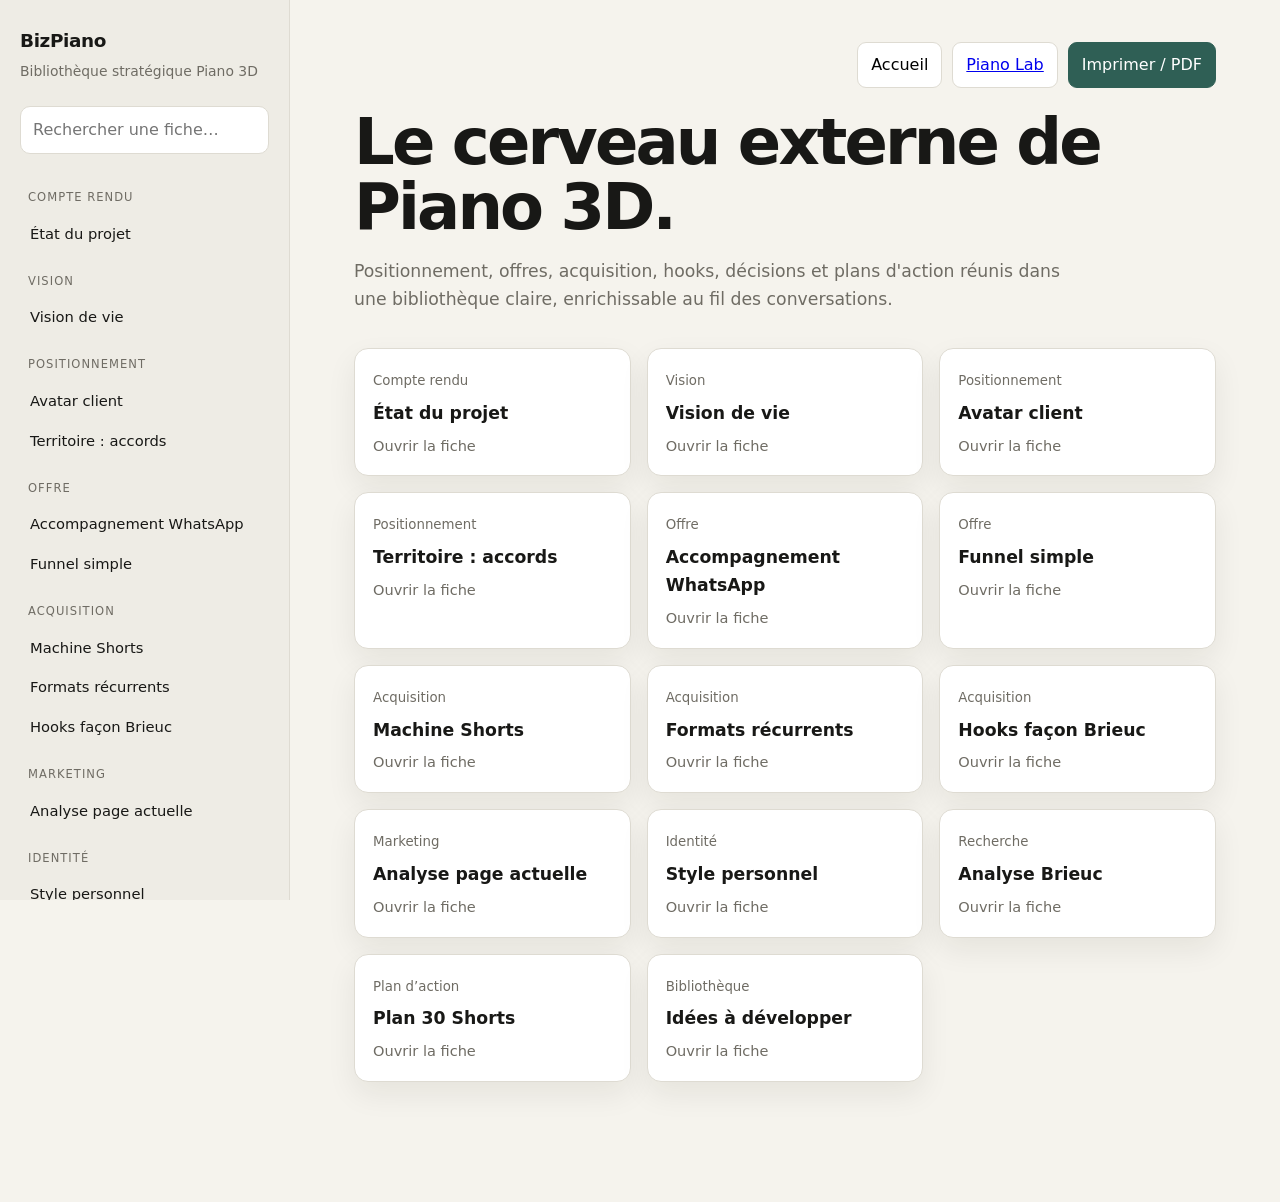
<file: index.html>
<!doctype html><html lang="fr"><head><meta charset="utf-8"><meta name="viewport" content="width=device-width,initial-scale=1"><title>BizPiano — Bibliothèque stratégique</title><meta name="description" content="Bibliothèque stratégique du projet Piano 3D"><link rel="stylesheet" href="assets/style.css"><link rel="stylesheet" href="assets/print.css"></head><body><div class="app"><aside class="sidebar"><div class="brand">BizPiano</div><div class="tagline">Bibliothèque stratégique Piano 3D</div><input class="search" placeholder="Rechercher une fiche…"><div class="nav"></div></aside><main class="main"><div class="topbar"><button class="btn" id="home">Accueil</button><a class="btn" href="music-lab/">Piano Lab</a><button class="btn primary" id="print">Imprimer / PDF</button></div><section class="hero"><h1>Le cerveau externe de Piano 3D.</h1><p>Positionnement, offres, acquisition, hooks, décisions et plans d'action réunis dans une bibliothèque claire, enrichissable au fil des conversations.</p></section><section class="cards"></section><article class="doc" style="display:none"></article></main></div><script src="assets/app.js"></script></body></html>
</file>
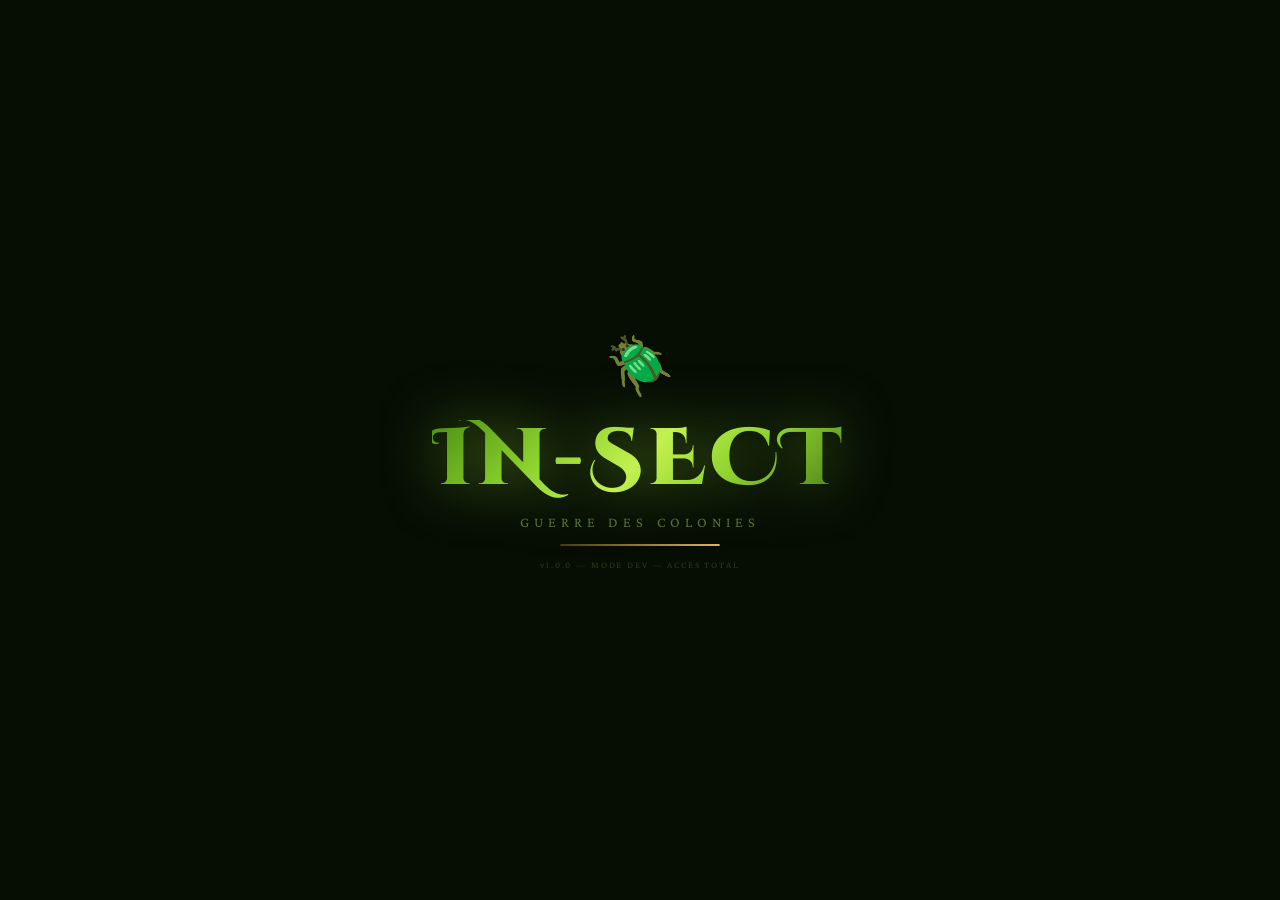
<file: Index.html>
<!DOCTYPE html>
<html lang="fr">
<head>
<meta charset="UTF-8">
<meta name="viewport" content="width=device-width,initial-scale=1.0,maximum-scale=1.0,user-scalable=no,viewport-fit=cover">
  <meta name="apple-mobile-web-app-capable" content="yes">
  <meta name="apple-mobile-web-app-status-bar-style" content="black-translucent">
  <meta name="mobile-web-app-capable" content="yes">
<meta name="theme-color" content="#060e04">
<meta name="mobile-web-app-capable" content="yes">
<meta name="apple-mobile-web-app-capable" content="yes">
<meta name="apple-mobile-web-app-status-bar-style" content="black-translucent">
<title>IN-SECT — DEV (Accès Total)</title>
<link rel="preconnect" href="https://fonts.googleapis.com">
<link href="https://fonts.googleapis.com/css2?family=Cinzel+Decorative:wght@700;900&family=Cinzel:wght@400;600;700&family=Crimson+Pro:ital,wght@0,300;0,400;1,300&display=swap" rel="stylesheet">
<style>
/* ══════════════════════════════════════════
   DESIGN TOKENS
══════════════════════════════════════════ */
:root{
  --bg:#060e04;--bg2:#0a1507;--card:#0d1b08;--panel:#101f0c;--border:#1a2e10;
  /* Vert UI : désaturé pour ne pas concurrencer les colonies */
  --green:#6aaa28;--green-l:#90c858;--green-d:#3a6010;--green-dim:#223808;
  /* Or premium : plus doux, moins flash */
  --gold:#c8a040;--gold-l:#ddb860;--gold-d:#8a6820;--gold-dim:#4a3810;
  --gold-glow:rgba(200,160,64,.25);--amber:#c8a040;--amber-d:#8a6820;
  --text:#d0e8a8;--text-dim:#8aaa50;--text-muted:#587030;
  --safe-top:env(safe-area-inset-top,0px);--safe-bot:env(safe-area-inset-bottom,0px);
  --anim:400ms;--cs:min(9.5vw,48px);
  --r-sm:10px;--r-md:14px;--r-lg:18px;
}
*,*::before,*::after{box-sizing:border-box;margin:0;padding:0;-webkit-tap-highlight-color:transparent;-webkit-touch-callout:none;}
html{height:100%;background:var(--bg);}body{height:100%;}
body{color:var(--text);font-family:'Cinzel',serif;overscroll-behavior:none;touch-action:none;user-select:none;font-size:16px;-webkit-tap-highlight-color:transparent;position:fixed;left:0;top:0;right:0;bottom:0;overflow:hidden;}

/* ══ AMBIENT CANVAS ══ */
#ambient{position:fixed;inset:0;pointer-events:none;z-index:0;opacity:.5;}
/* ══ FX CANVAS (captures, particles) ══ */
#fx-canvas{position:fixed;inset:0;pointer-events:none;z-index:100;}

/* ══════════════════════════════════════════
   LAYER SYSTEM — cinematic transitions
══════════════════════════════════════════ */
.layer{
  position:fixed;inset:0;display:flex;flex-direction:column;align-items:center;
  z-index:10;overflow:hidden;
  transition:opacity .35s cubic-bezier(.4,0,.2,1),transform .35s cubic-bezier(.4,0,.2,1);
}
.layer.hidden{opacity:0;pointer-events:none;transform:translateY(18px);}
.layer.slide-left{transform:translateX(-100%);}
.layer.slide-right{transform:translateX(100%);}

/* ══════════════════════════════════════════
   SPLASH
══════════════════════════════════════════ */
#splash{background:var(--bg);z-index:200;justify-content:center;align-items:center;}
.splash-inner{display:flex;flex-direction:column;align-items:center;gap:14px;animation:splashIn 1.1s cubic-bezier(.2,0,.3,1) forwards;}
@keyframes splashIn{0%{opacity:0;transform:scale(.82) translateY(24px);}60%{opacity:1;transform:scale(1.02) translateY(-3px);}100%{opacity:1;transform:scale(1) translateY(0);}}
.splash-bug{font-size:3.5rem;animation:bugFloat 2.4s ease-in-out infinite;}
@keyframes bugFloat{0%,100%{transform:translateY(0);}50%{transform:translateY(-9px);}}
.splash-title{
  font-family:'Cinzel Decorative',serif;font-size:clamp(3rem,13vw,5rem);font-weight:900;
  background:linear-gradient(135deg,#4a9010 0%,#8fd430 30%,#c4f050 50%,#8fd430 70%,#4a7a18 100%);
  -webkit-background-clip:text;-webkit-text-fill-color:transparent;
  filter:drop-shadow(0 0 28px rgba(143,212,48,.55));letter-spacing:.07em;line-height:1;
}
.splash-sub{font-family:'Crimson Pro',serif;font-size:clamp(.75rem,3.2vw,.9rem);color:var(--text-muted);letter-spacing:.35em;text-transform:uppercase;}
.splash-bar{width:160px;height:2px;background:var(--card);border-radius:2px;overflow:hidden;}
.splash-bar-fill{height:100%;width:0;background:linear-gradient(90deg,var(--gold-dim),var(--gold-l));border-radius:2px;animation:loadBar 1.7s ease-out .4s forwards;}
@keyframes loadBar{to{width:100%;}}
.splash-ver{font-size:.58rem;color:#2a3a18;letter-spacing:.2em;font-family:'Crimson Pro',serif;}

/* ══════════════════════════════════════════
   MENU — One Screen
══════════════════════════════════════════ */
#menu{padding:calc(var(--safe-top)+6px) 14px calc(var(--safe-bot)+4px);gap:0;-webkit-overflow-scrolling:touch;justify-content:space-between;overflow:hidden;align-items:center;}

.menu-top{width:100%;max-width:390px;display:flex;align-items:center;justify-content:space-between;padding:4px 0 8px;flex-shrink:0;}
.menu-logo-block{display:flex;flex-direction:column;gap:1px;}
.menu-logo{
  font-family:'Cinzel Decorative',serif;font-size:clamp(1.2rem,6vw,1.8rem);font-weight:900;
  background:linear-gradient(135deg,#5a8a20,#90c840 45%,#6aaa28 70%,#3a6010);
  -webkit-background-clip:text;-webkit-text-fill-color:transparent;
  filter:drop-shadow(0 0 6px rgba(106,170,40,.3));letter-spacing:.06em;line-height:1;
}
.menu-sub{font-family:'Crimson Pro',serif;font-size:.75rem;color:var(--text-dim);letter-spacing:.28em;text-transform:uppercase;}
.menu-stats-mini{display:flex;flex-direction:column;align-items:flex-end;gap:3px;}
.mstat{font-family:'Crimson Pro',serif;font-size:.85rem;color:var(--text-dim);display:flex;align-items:center;gap:5px;}
.mstat b{color:var(--gold-l);font-family:'Cinzel',serif;font-size:.92rem;}

/* Config grid — 3 colonnes : preview | config centrale | niveau IA */
.menu-config{display:none;}

/* Colonne gauche : preview selon le mode */
.mode-preview{
  background:linear-gradient(145deg,var(--card),var(--bg2));border:none;
  border-radius:var(--r-md);padding:4px 2px;background:transparent;display:flex;flex-direction:column;align-items:center;gap:3px;
  position:relative;overflow:hidden;min-height:0;justify-content:center;align-self:stretch;
}
.mode-preview::before{display:none;}
.preview-label{font-size:.65rem;letter-spacing:.12em;color:var(--green-d);text-transform:uppercase;font-family:'Cinzel',serif;text-align:center;}
.preview-tagline{font-size:.72rem;color:var(--green-l);font-family:'Crimson Pro',serif;font-style:italic;text-align:center;line-height:1.4;margin-top:4px;}
.preview-svg{width:160px;height:160px;display:block;animation:previewGlow 3.5s ease-in-out infinite;}
@keyframes previewGlow{
  0%,100%{filter:drop-shadow(0 0 3px rgba(106,170,40,.15));}
  50%{filter:drop-shadow(0 0 8px rgba(106,170,40,.3));}
}

/* Colonne centrale : adversaires + colonie empilés */
.menu-config-center{display:flex;flex-direction:column;gap:7px;}

/* Colonne droite : niveau IA vertical */
.ai-level-col{
  background:linear-gradient(145deg,var(--card),var(--bg2));border:1px solid rgba(26,46,16,.6);
  border-radius:var(--r-md);padding:8px 6px 9px;display:flex;flex-direction:column;gap:5px;
  position:relative;overflow:hidden;
}
.ai-level-col::before{display:none;}

/* Niveau IA vertical (une colonne) */
.ailgrid-v{display:flex;flex-direction:column;gap:5px;}
.ailbtn-v{
  padding:8px 5px;border-radius:7px;border:1.5px solid rgba(45,78,14,.5);background:var(--panel);
  color:var(--text-dim);cursor:pointer;font-family:'Cinzel',serif;font-size:.7rem;font-weight:700;
  display:flex;flex-direction:column;align-items:center;gap:2px;
  transition:all .18s;position:relative;
}
.ailbtn-v .alv{font-size:1.3rem;line-height:1;}
.ailbtn-v .aln{font-size:.72rem;letter-spacing:.06em;font-weight:700;}
.ailbtn-v .ali{font-size:.65rem;color:var(--text-muted);font-family:'Crimson Pro',serif;font-style:italic;}
.ailbtn-v.sel{border-color:var(--green)!important;color:var(--text);box-shadow:0 0 8px rgba(106,170,40,.25);background:#071200;}
.ailbtn-v .ai-lock{position:absolute;top:3px;right:4px;font-size:.55rem;color:var(--amber);}
.ailbtn-v:active{transform:scale(.93);}

/* Conserver l'ancienne .ailgrid/.ailbtn pour compatibilité éventuelle */
.ailgrid{display:grid;grid-template-columns:repeat(3,1fr);gap:5px;}
.ailbtn{
  padding:8px 3px;border-radius:7px;border:1.5px solid rgba(45,78,14,.5);background:var(--panel);
  color:var(--text-dim);cursor:pointer;font-family:'Cinzel',serif;font-size:.72rem;font-weight:700;
  display:flex;flex-direction:column;align-items:center;gap:3px;
  transition:all .18s;position:relative;min-height:60px;
}
.ailbtn .alv{font-size:1.5rem;line-height:1;}
.ailbtn .aln{font-size:.72rem;letter-spacing:.08em;font-weight:700;}
.ailbtn .ali{font-size:.65rem;color:var(--text-dim);font-family:'Crimson Pro',serif;font-style:italic;text-align:center;line-height:1.3;}
.ailbtn.sel{border-color:var(--green)!important;color:var(--text);box-shadow:0 0 8px rgba(106,170,40,.25);background:#071200;}
.ailbtn .ai-lock{position:absolute;top:4px;right:5px;font-size:.58rem;color:var(--amber);}
.ailbtn:active{transform:scale(.93);}

/* Play zone */
.menu-play-zone{width:100%;max-width:390px;display:flex;flex-direction:column;align-items:center;gap:8px;flex-shrink:0;padding:4px 0;}
.btn-play{
  width:100%;background:linear-gradient(160deg,#2d6000,#8fd430 40%,#6abf20 58%,#2d6000);
  border:none;border-radius:var(--r-lg);padding:0;height:54px;
  font-family:'Cinzel Decorative',serif;font-size:1.05rem;font-weight:700;color:#061200;
  letter-spacing:.14em;cursor:pointer;
  box-shadow:0 0 0 1px rgba(106,170,40,.2),0 4px 20px rgba(106,170,40,.25),0 1px 0 rgba(255,255,255,.1) inset;
  position:relative;overflow:hidden;
  transition:transform .15s cubic-bezier(.2,0,.3,1),box-shadow .15s;
  animation:playPulse 3s ease-in-out infinite;
  display:flex;align-items:center;justify-content:center;gap:10px;
}
.btn-play::after{content:'';position:absolute;top:0;left:-120%;width:80%;height:100%;background:linear-gradient(90deg,transparent,rgba(255,255,255,.25),transparent);animation:shimmer 3.5s ease-in-out infinite;}
@keyframes shimmer{0%,100%{left:-120%;}50%{left:140%;}}
@keyframes playPulse{
  0%,100%{box-shadow:0 0 0 1px rgba(106,170,40,.2),0 4px 20px rgba(106,170,40,.25),0 1px 0 rgba(255,255,255,.1) inset;}
  50%{box-shadow:0 0 0 1px rgba(106,170,40,.35),0 4px 28px rgba(106,170,40,.38),0 1px 0 rgba(255,255,255,.1) inset;}
}
.btn-play:active{transform:scale(.96);animation:none;}

.trial-badge{
  background:rgba(20,14,4,.8);border:1px solid rgba(74,56,16,.8);
  border-radius:10px;padding:6px 14px;
  font-family:'Crimson Pro',serif;font-size:.8rem;color:#a88840;
  text-align:center;width:100%;
  margin-top:4px;
}
.trial-badge b{color:#c8a050;font-size:.86rem;}
.trial-badge.warn{border-color:#9a4520;background:rgba(60,20,0,.55);}
.trial-badge.premium-ok{border-color:var(--gold-d);color:var(--gold);}

/* Bottom nav */
.bottom-nav{width:100%;max-width:390px;display:flex;gap:6px;flex-shrink:0;padding-bottom:2px;}
.bnav-btn{
  flex:1;height:42px;background:var(--card);border:1px solid rgba(26,46,16,.5);border-radius:var(--r-sm);
  display:flex;flex-direction:column;align-items:center;justify-content:center;gap:0;
  cursor:pointer;transition:all .2s;color:var(--text-muted);
  position:relative;overflow:hidden;
}
.bnav-btn .bni{font-size:1.3rem;line-height:1;transition:transform .2s;color:var(--text-muted);}
.bnav-btn:active{background:var(--panel);border-color:var(--green-d);color:var(--green);}
.bnav-btn:active .bni{transform:scale(1.2);}

/* ══════════════════════════════════════════
   GAME SCREEN — layout 100% fixe, board immobile
══════════════════════════════════════════ */
#game{
  display:grid;
  grid-template-rows:46px 1fr 46px 46px;
  padding:calc(var(--safe-top)+2px) 4px calc(var(--safe-bot)+4px);
  gap:4px;overflow:hidden;height:100%;box-sizing:border-box;
  align-items:center;
}

/* Top bar — hauteur FIXE 54px, ne grandit jamais */
.tban{
  width:100%;max-width:460px;
  background:linear-gradient(135deg,#0f1e08,#0a1605);
  border-radius:var(--r-sm);padding:0 8px;
  display:flex;align-items:center;gap:7px;
  border:1px solid rgba(106,170,40,.18);
  transition:border-color .35s,box-shadow .35s;
  height:46px;flex-shrink:0;overflow:hidden;
}
/* tph masqué — le message de phase sort en overlay */
.tph{display:none;}
/* Message de phase — overlay flottant centré, ne pousse rien */
.phase-msg{
  position:fixed;
  left:50%;transform:translateX(-50%);
  background:rgba(4,10,2,.95);
  border:1px solid var(--gold-d);border-radius:7px;
  padding:6px 16px;
  font-size:.8rem;color:var(--gold-l);
  font-style:italic;font-family:'Crimson Pro',serif;
  white-space:nowrap;pointer-events:none;
  z-index:50;
  transition:opacity .2s,top .2s;
  opacity:0;
}
.phase-msg.visible{opacity:1;}
.topbar-btns{display:flex;gap:5px;}
.btn-mini{
  background:rgba(0,0,0,.4);border:1.5px solid rgba(143,212,48,.3);border-radius:7px;padding:4px 9px;
  color:var(--gold);font-family:'Cinzel',serif;font-size:.74rem;cursor:pointer;letter-spacing:.05em;
  min-height:30px;min-width:34px;transition:all .15s;
}
.btn-mini:active{border-color:var(--gold);background:rgba(143,212,48,.14);transform:scale(.93);}
.tdot{width:11px;height:11px;border-radius:50%;flex-shrink:0;transition:all .3s;}
.ttxt{font-size:.9rem;font-weight:700;letter-spacing:.04em;flex:1;transition:color .3s;}
.tph{font-size:.78rem;color:var(--gold-l);font-style:italic;font-family:'Crimson Pro',serif;margin-top:1px;}

/* Board frame */
.bwrap{width:100%;max-width:460px;display:flex;justify-content:center;align-items:center;min-height:0;overflow:visible;position:relative;}
.bframe{
  border:1.5px solid rgba(106,170,40,.35);border-radius:7px;
  box-shadow:0 0 0 1px rgba(0,0,0,.95),0 0 28px rgba(106,170,40,.15),inset 0 0 0 1px rgba(106,170,40,.05);
  overflow:hidden;position:relative;
}
/* board shake */
.bframe.shake{animation:boardShake .38s cubic-bezier(.36,.07,.19,.97);}
@keyframes boardShake{
  0%,100%{transform:translateX(0);}
  15%{transform:translateX(-5px) rotate(-.4deg);}
  30%{transform:translateX(5px) rotate(.4deg);}
  45%{transform:translateX(-4px) rotate(-.3deg);}
  60%{transform:translateX(4px) rotate(.3deg);}
  75%{transform:translateX(-2px);}
  90%{transform:translateX(2px);}
}
#board{background:#020601;position:relative;display:block;touch-action:none;}

/* Cells — visible grid */
.cell{
  position:absolute;display:flex;align-items:center;justify-content:center;cursor:pointer;
  box-sizing:border-box;
  border-right:1px solid rgba(106,170,40,.3);
  border-bottom:1px solid rgba(106,170,40,.3);
  transition:background .15s;
}
.cell.l{background:#101c07;}
.cell.d{background:#040a01;}
.cell[id$="-0"]{border-left:1px solid rgba(106,170,40,.3);}
.cell[id^="cell-0-"]{border-top:1px solid rgba(106,170,40,.3);}

/* Nid Sacré — mystical pulsing aura */
.cell.lab{
  background:radial-gradient(circle,#0a1a06,#020802)!important;
  box-shadow:inset 0 0 18px rgba(80,160,80,.5),0 0 0 2px rgba(201,168,76,.4);
  animation:labAura 3s ease-in-out infinite;
}
@keyframes labAura{
  0%,100%{box-shadow:inset 0 0 18px rgba(80,160,80,.5),0 0 0 2px rgba(201,168,76,.35);}
  50%{box-shadow:inset 0 0 28px rgba(100,200,80,.7),0 0 0 3px rgba(201,168,76,.6),0 0 18px rgba(143,212,48,.2);}
}
.cell.lab::before{content:'';position:absolute;inset:3px;border:1.5px solid rgba(201,168,76,.55);border-radius:2px;animation:labRing 4s linear infinite;}
@keyframes labRing{0%{opacity:.4;}50%{opacity:1;}100%{opacity:.4;}}
.labsvg{width:58%;height:58%;opacity:.65;pointer-events:none;position:absolute;animation:labSvgGlow 3s ease-in-out infinite;}
@keyframes labSvgGlow{0%,100%{filter:none;}50%{filter:drop-shadow(0 0 4px rgba(201,168,76,.7));}}

/* Highlights */
.cell.sc{background:rgba(143,212,48,.32)!important;box-shadow:inset 0 0 16px rgba(143,212,48,.6);}
.cell.vm::after{content:'';position:absolute;width:32%;height:32%;border-radius:50%;background:rgba(143,212,48,.88);box-shadow:0 0 12px rgba(143,212,48,1);animation:dpulse 1s ease-in-out infinite;pointer-events:none;}
.cell.vk::after{content:'';position:absolute;inset:2px;border:2.5px solid rgba(255,80,80,1);border-radius:3px;animation:kpulse .8s ease-in-out infinite;pointer-events:none;box-shadow:inset 0 0 8px rgba(255,80,80,.35);}
.cell.vd::after{content:'';position:absolute;inset:2px;border:2.5px dashed rgba(80,210,255,1);border-radius:3px;animation:kpulse 1s ease-in-out infinite;pointer-events:none;}
.cell.vnecro::after{content:'';position:absolute;inset:2px;border:2.5px dashed rgba(200,100,255,1);border-radius:3px;animation:kpulse 1s ease-in-out infinite;pointer-events:none;}
.cell.vrep-o::after{content:'';position:absolute;inset:2px;border:2.5px solid rgba(255,80,80,1);border-radius:3px;animation:kpulse .8s ease-in-out infinite;pointer-events:none;}
.cell.vrep-d::after{content:'';position:absolute;inset:2px;border:2.5px solid rgba(255,160,0,1);border-radius:3px;animation:kpulse .8s ease-in-out infinite;pointer-events:none;}
.cell.vplace::after{content:'';position:absolute;width:30%;height:30%;border-radius:50%;background:rgba(100,200,255,.88);box-shadow:0 0 12px rgba(100,200,255,1);animation:dpulse 1s ease-in-out infinite;pointer-events:none;}
@keyframes dpulse{0%,100%{transform:scale(1);opacity:.75;}50%{transform:scale(1.4);opacity:1;}}
@keyframes kpulse{0%,100%{opacity:.5;}50%{opacity:1;}}

/* ── PIECES ── */
.piece{
  position:absolute;border-radius:50%;display:flex;align-items:center;justify-content:center;
  border:2.5px solid rgba(255,255,255,.28);cursor:pointer;z-index:5;
  transition:left var(--anim) cubic-bezier(.4,0,.2,1),top var(--anim) cubic-bezier(.4,0,.2,1),
             transform .2s cubic-bezier(.34,1.56,.64,1),box-shadow .2s,opacity .3s;
  transform-origin:center;will-change:transform,left,top;
  -webkit-transform:translateZ(0);
}
.piece.yellow{background:radial-gradient(circle at 35% 35%,#ffe870,#c49010);box-shadow:0 2px 14px rgba(220,170,0,.8);border-color:rgba(255,230,80,.6);}
.piece.green{background:radial-gradient(circle at 35% 35%,#70f090,#0e9030);box-shadow:0 2px 14px rgba(0,180,70,.8);border-color:rgba(80,240,110,.6);}
.piece.blue{background:radial-gradient(circle at 35% 35%,#70b0ff,#0840c0);box-shadow:0 2px 14px rgba(40,100,230,.8);border-color:rgba(80,160,255,.6);}
.piece.red{background:radial-gradient(circle at 35% 35%,#ff7070,#a01020);box-shadow:0 2px 14px rgba(220,30,30,.8);border-color:rgba(255,90,90,.6);}

/* Dead — clearly visible contrasted bone */
.piece.dead{
  background:radial-gradient(circle at 35% 35%,#c8c8b8,#686858)!important;
  box-shadow:0 0 0 2.5px rgba(210,210,185,.7),0 2px 10px rgba(0,0,0,.85)!important;
  border-color:rgba(210,210,180,.55)!important;
  opacity:1;cursor:default;z-index:3;
}
.piece.dead .psym{opacity:.75;filter:grayscale(1) brightness(1.9) contrast(1.2);}

/* Selected — glow halo + pulse */
.piece.selp{
  transform:scale(1.18)!important;
  z-index:10;
  animation:selPulse 1.4s ease-in-out infinite;
}
@keyframes selPulse{
  0%,100%{box-shadow:0 0 0 3px var(--gold),0 0 22px var(--gold);}
  50%{box-shadow:0 0 0 5px var(--gold-l),0 0 32px var(--gold-l);}
}
.piece.moving{z-index:20;transform:scale(1.2)!important;}

/* Capture flash overlay on piece */
.piece.flash-kill{animation:pieceFlash .3s ease forwards!important;}
@keyframes pieceFlash{0%{filter:brightness(3);opacity:1;}100%{filter:brightness(1);opacity:0;}}

.psym{width:100%;height:100%;line-height:1;pointer-events:none;display:flex;align-items:center;justify-content:center;font-size:calc(var(--cs)*.56);border-radius:50%;}

/* Piece info panel */
.pi{
  width:100%;max-width:460px;
  background:linear-gradient(135deg,#0f1e08,#0a1605);
  border-radius:var(--r-sm);padding:5px 11px;
  display:flex;align-items:center;gap:8px;
  border:1px solid rgba(106,170,40,.18);height:46px;flex-shrink:0;
  transition:border-color .25s,box-shadow .25s;
  overflow:hidden;
}
.pii{font-size:1.5rem;width:1.9rem;height:1.9rem;display:inline-flex;align-items:center;justify-content:center;flex-shrink:0;}
.pin{font-size:.9rem;font-weight:700;color:var(--gold-l);letter-spacing:.04em;}
.pid{font-size:.78rem;color:#d0b890;font-family:'Crimson Pro',serif;margin-top:2px;line-height:1.4;}

.pp{display:none!important;}

/* Log */
.log{
  width:100%;max-width:460px;
  background:linear-gradient(135deg,#0a1606,#060e03);
  border-radius:var(--r-sm);border:1px solid rgba(106,170,40,.1);
  padding:4px 10px;height:46px;flex-shrink:0;overflow-y:auto;
  -webkit-overflow-scrolling:touch;
}
.le{font-family:'Crimson Pro',serif;font-size:.85rem;color:#b09878;line-height:1.6;padding:1px 0;}
.le.imp{color:#b0f040;font-weight:700;}
.le.kil{color:#ff7070;font-weight:700;}

/* ── TOAST — dans l'espace noir latéral, jamais sur tban ni pi ── */
.toast{
  position:fixed;
  left:50%;transform:translateX(-50%);
  /* Dans la bande bwrap, au-dessus du board mais sous la topbar */
  top:calc(var(--safe-top) + 50px);
  background:rgba(4,10,2,.96);border:1px solid rgba(106,170,40,.5);border-radius:8px;
  padding:6px 14px;z-index:50;font-size:.74rem;color:var(--green-l);letter-spacing:.03em;
  box-shadow:0 2px 14px rgba(0,0,0,.7);animation:tin .2s ease;
  white-space:nowrap;pointer-events:none;max-width:78vw;text-align:center;
  opacity:.96;
}
@keyframes tin{from{opacity:0;transform:translateX(-50%) translateY(-4px);}to{opacity:1;transform:translateX(-50%) translateY(0);}}

/* ── AI THINKING ── */
.ait{
  position:fixed;bottom:calc(var(--safe-bot)+16px);right:12px;z-index:50;
  background:rgba(8,20,4,.92);border:1px solid var(--gold-dim);border-radius:var(--r-sm);
  padding:8px 14px;display:flex;align-items:center;gap:7px;
  font-size:.7rem;color:var(--gold-dim);-webkit-backdrop-filter:blur(6px);backdrop-filter:blur(6px);
}
.td2{width:5px;height:5px;border-radius:50%;background:var(--gold-dim);animation:tblink 1.2s ease-in-out infinite;}
.td2:nth-child(2){animation-delay:.3s;}.td2:nth-child(3){animation-delay:.6s;}
@keyframes tblink{0%,100%{opacity:.2;}50%{opacity:1;}}

/* ══ CAPTURE FLASH OVERLAY ══ */
.cap-flash{
  position:fixed;inset:0;z-index:200;pointer-events:none;
  background:rgba(255,60,30,.18);
  animation:capFlash .25s ease forwards;
}
@keyframes capFlash{0%{opacity:1;}100%{opacity:0;}}

/* ══════════════════════════════════════════
   END SCREEN — premium victory
══════════════════════════════════════════ */
#end{justify-content:center;align-items:center;gap:18px;text-align:center;padding:calc(var(--safe-top)+16px) 20px calc(var(--safe-bot)+20px);}
.ecrown{font-size:5rem;animation:cb 1.2s ease infinite alternate;filter:drop-shadow(0 0 20px rgba(240,192,48,.7));}
@keyframes cb{from{transform:translateY(0) rotate(-5deg);}to{transform:translateY(-12px) rotate(5deg);}}
.etitle{font-family:'Cinzel Decorative',serif;font-size:2.2rem;}
.ewinner{font-size:.95rem;color:#c0b080;margin-top:3px;font-family:'Crimson Pro',serif;line-height:1.5;}
.end-stats{
  background:linear-gradient(145deg,var(--card),#0a1206);border:1px solid var(--gold-dim);
  border-radius:var(--r-lg);padding:16px 20px;width:100%;max-width:310px;
  display:flex;flex-direction:column;gap:10px;
  box-shadow:0 0 24px rgba(143,212,48,.1);
}
.end-stat-row{display:flex;justify-content:space-between;font-family:'Crimson Pro',serif;font-size:.85rem;color:#a09070;}
.end-stat-row b{color:var(--gold-l);font-size:.9rem;}

/* Victory particles canvas */
#victory-canvas{position:fixed;inset:0;pointer-events:none;z-index:150;}

/* ══════════════════════════════════════════
   SHARED BUTTONS
══════════════════════════════════════════ */
.btn-primary{
  background:linear-gradient(135deg,#2a5a00,#8fd430 42%,#5abf20 55%,#2a5a00);
  border:none;border-radius:var(--r-md);padding:0 48px;
  font-family:'Cinzel Decorative',serif;font-size:.98rem;font-weight:700;
  color:#0a1a00;letter-spacing:.12em;cursor:pointer;
  box-shadow:0 4px 24px rgba(143,212,48,.4),0 1px 0 rgba(255,255,255,.1) inset;
  transition:all .18s;width:100%;max-width:320px;height:52px;
  display:flex;align-items:center;justify-content:center;gap:8px;
}
.btn-primary:active{transform:scale(.96);box-shadow:0 2px 10px rgba(143,212,48,.25);}
.btn-secondary{
  background:transparent;border:1px solid var(--gold-dim);border-radius:var(--r-sm);
  padding:0 24px;color:var(--gold-dim);font-family:'Cinzel',serif;
  font-size:.7rem;letter-spacing:.14em;cursor:pointer;
  transition:all .18s;width:100%;max-width:320px;height:46px;
  display:flex;align-items:center;justify-content:center;
}
.btn-secondary:active{border-color:var(--gold);color:var(--gold);background:rgba(143,212,48,.06);}

/* ══════════════════════════════════════════
   PREMIUM SCREEN
══════════════════════════════════════════ */
#premium-screen{
  justify-content:center;align-items:center;gap:14px;text-align:center;
  background:linear-gradient(170deg,var(--bg),#0a1200);
  padding:calc(var(--safe-top)+16px) 20px calc(var(--safe-bot)+20px);overflow-y:auto;
}
.prem-crown{font-size:3.2rem;animation:pglow 2s ease-in-out infinite;}
@keyframes pglow{0%,100%{filter:none;}50%{filter:drop-shadow(0 0 14px rgba(240,192,48,.8));}}
.prem-title{
  font-family:'Cinzel Decorative',serif;font-size:clamp(1.5rem,6.5vw,2.2rem);font-weight:900;
  background:linear-gradient(135deg,#c9a030,#ffe060 50%,#c9a030);
  -webkit-background-clip:text;-webkit-text-fill-color:transparent;
  filter:drop-shadow(0 0 14px rgba(200,160,30,.5));
}
.prem-sub{font-family:'Crimson Pro',serif;font-size:.9rem;color:#b09050;line-height:1.6;max-width:300px;}
.prem-features{background:rgba(20,15,5,.5);border:1px solid #5a3e0e;border-radius:var(--r-lg);padding:14px;width:100%;max-width:320px;display:flex;flex-direction:column;gap:8px;}
.prem-feat{display:flex;align-items:center;gap:10px;font-family:'Crimson Pro',serif;font-size:.82rem;color:#d0b880;line-height:1.4;}
.prem-feat .fi{font-size:1rem;}
.prem-btn{
  background:linear-gradient(135deg,#7a5000,#c9a030 45%,#e8c040 55%,#7a5000);
  border:none;border-radius:var(--r-md);padding:0 40px;
  font-family:'Cinzel Decorative',serif;font-size:.95rem;font-weight:700;
  color:#1a0e00;letter-spacing:.1em;cursor:pointer;
  box-shadow:0 4px 24px rgba(200,160,30,.4);
  transition:all .18s;width:100%;max-width:320px;height:52px;
  display:flex;align-items:center;justify-content:center;
}
.prem-btn:active{transform:scale(.96);}
.prem-trial-note{font-family:'Crimson Pro',serif;font-size:.72rem;color:#6a5020;font-style:italic;}

/* ══════════════════════════════════════════
   STATS SCREEN
══════════════════════════════════════════ */
#stats-screen{padding:calc(var(--safe-top)+8px) 16px calc(var(--safe-bot)+16px);gap:10px;overflow-y:auto;-webkit-overflow-scrolling:touch;}
.screen-header{display:flex;align-items:center;gap:12px;width:100%;max-width:360px;margin-bottom:4px;flex-shrink:0;}
.screen-back{background:transparent;border:1px solid var(--gold-dim);border-radius:7px;padding:7px 13px;color:var(--gold-dim);font-family:'Cinzel',serif;font-size:.68rem;cursor:pointer;min-height:36px;transition:all .15s;}
.screen-back:active{border-color:var(--gold);color:var(--gold);}
.screen-title{font-family:'Cinzel',serif;font-size:1rem;font-weight:700;color:var(--gold);letter-spacing:.15em;flex:1;text-align:center;}
.stat-card{background:var(--card);border:1px solid var(--gold-dim);border-radius:var(--r-lg);padding:15px 17px;width:100%;max-width:360px;}
.stat-card h3{font-size:.66rem;letter-spacing:.2em;color:var(--gold-d);text-transform:uppercase;margin-bottom:12px;}
.stat-grid{display:grid;grid-template-columns:1fr 1fr;gap:12px;}
.stat-item{display:flex;flex-direction:column;gap:2px;}
.stat-item .sval{font-family:'Cinzel Decorative',serif;font-size:1.8rem;color:var(--gold-l);line-height:1;}
.stat-item .slabel{font-family:'Crimson Pro',serif;font-size:.78rem;color:#9aaa70;}

/* ══════════════════════════════════════════
   SETTINGS SCREEN
══════════════════════════════════════════ */
#settings-screen{padding:calc(var(--safe-top)+8px) 16px calc(var(--safe-bot)+16px);gap:8px;overflow-y:auto;-webkit-overflow-scrolling:touch;}
.setting-row{display:flex;align-items:center;justify-content:space-between;padding:12px 16px;background:var(--card);border:1px solid #1a1a08;border-radius:var(--r-md);width:100%;max-width:360px;}
.setting-label{font-size:.8rem;color:#d8c890;font-weight:600;}
.setting-desc{font-family:'Crimson Pro',serif;font-size:.68rem;color:#6a6040;margin-top:2px;}
.toggle{position:relative;width:44px;height:24px;flex-shrink:0;}
.toggle input{opacity:0;width:0;height:0;}
.toggle-track{position:absolute;cursor:pointer;top:0;left:0;right:0;bottom:0;background:#1a1a08;border:1px solid var(--gold-dim);border-radius:24px;transition:.3s;}
.toggle-track::before{content:'';position:absolute;height:18px;width:18px;left:2px;bottom:2px;background:var(--gold-dim);border-radius:50%;transition:.3s;}
.toggle input:checked+.toggle-track{background:rgba(143,212,48,.2);border-color:var(--gold);}
.toggle input:checked+.toggle-track::before{transform:translateX(20px);background:var(--gold);}
.credits-box{background:var(--card);border:1px solid #1a1a08;border-radius:var(--r-md);padding:14px 17px;width:100%;max-width:360px;font-family:'Crimson Pro',serif;font-size:.78rem;color:#6a7050;line-height:1.7;text-align:center;}
.credits-box .cv{color:var(--gold-d);}
.privacy-text{font-family:'Crimson Pro',serif;font-size:.68rem;color:#4a5030;text-align:center;line-height:1.5;padding:0 8px;width:100%;max-width:360px;}

/* ══════════════════════════════════════════
   MODAL RÈGLES
══════════════════════════════════════════ */
.modal-overlay{position:fixed;inset:0;background:rgba(0,0,0,.87);z-index:400;display:flex;align-items:flex-end;justify-content:center;padding:0 0 var(--safe-bot);-webkit-backdrop-filter:blur(6px);backdrop-filter:blur(6px);transition:opacity .3s;}
.modal-overlay.hidden{opacity:0;pointer-events:none;}
.modal-overlay.hidden .modal-box{transform:translateY(32px);}
.modal-box{background:linear-gradient(170deg,#0d1808,#060c03);border:1px solid var(--gold-dim);border-radius:18px 18px 0 0;width:100%;max-width:480px;max-height:88vh;display:flex;flex-direction:column;overflow:hidden;box-shadow:0 -10px 50px rgba(0,0,0,.65);transition:transform .3s cubic-bezier(.2,0,.3,1);}
.modal-header{display:flex;align-items:center;justify-content:space-between;padding:15px 18px;border-bottom:1px solid var(--gold-dim);flex-shrink:0;}
.modal-title{font-family:'Cinzel',serif;font-size:.85rem;font-weight:700;letter-spacing:.2em;color:var(--gold);}
.modal-close{background:transparent;border:1px solid var(--gold-dim);border-radius:7px;color:var(--gold-dim);font-size:.9rem;width:32px;height:32px;cursor:pointer;display:flex;align-items:center;justify-content:center;transition:all .15s;}
.modal-close:active{border-color:var(--gold);color:var(--gold);}
.modal-body{overflow-y:auto;padding:15px 18px 24px;display:flex;flex-direction:column;gap:14px;-webkit-overflow-scrolling:touch;}
.rule-section{display:flex;flex-direction:column;gap:6px;}
.rule-stitle{font-family:'Cinzel',serif;font-size:.65rem;letter-spacing:.2em;color:var(--gold);text-transform:uppercase;border-bottom:1px solid rgba(143,212,48,.18);padding-bottom:4px;}
.rule-text{font-family:'Crimson Pro',serif;font-size:.84rem;color:#a09070;line-height:1.65;}
.rpiece{display:flex;gap:9px;align-items:flex-start;font-family:'Crimson Pro',serif;font-size:.82rem;color:#a09070;line-height:1.5;margin-bottom:5px;}
.rpsym{font-size:1.2rem;flex-shrink:0;margin-top:1px;width:1.5rem;text-align:center;}

/* ══════════════════════════════════════════
   TUTORIAL
══════════════════════════════════════════ */
.tuto-overlay{position:fixed;inset:0;background:rgba(0,0,0,.8);z-index:500;display:flex;flex-direction:column;align-items:center;justify-content:flex-end;padding-bottom:calc(var(--safe-bot)+16px);pointer-events:none;}
.tuto-overlay.hidden{display:none;}
.tuto-spotlight{position:fixed;border:2.5px solid var(--gold-l);border-radius:50%;box-shadow:0 0 0 999px rgba(0,0,0,.62);pointer-events:none;z-index:501;animation:spotPulse 1.5s ease-in-out infinite;transition:all .4s cubic-bezier(.2,0,.3,1);}
@keyframes spotPulse{0%,100%{box-shadow:0 0 0 999px rgba(0,0,0,.62),0 0 0 3px rgba(196,240,80,.4);}50%{box-shadow:0 0 0 999px rgba(0,0,0,.62),0 0 0 7px rgba(196,240,80,.75);}}
.tuto-card{background:linear-gradient(135deg,#0d1808,#060c03);border:1px solid var(--gold);border-radius:var(--r-lg);padding:17px 19px;width:calc(100% - 28px);max-width:390px;pointer-events:all;z-index:502;box-shadow:0 -6px 30px rgba(0,0,0,.55);}
.tuto-step{font-size:.62rem;letter-spacing:.2em;color:var(--gold-d);text-transform:uppercase;margin-bottom:5px;}
.tuto-title{font-family:'Cinzel',serif;font-size:.92rem;font-weight:700;color:var(--gold-l);margin-bottom:8px;}
.tuto-text{font-family:'Crimson Pro',serif;font-size:.84rem;color:#a09070;line-height:1.6;margin-bottom:14px;}
.tuto-actions{display:flex;gap:8px;}
.tuto-btn{flex:1;padding:12px;border-radius:var(--r-sm);cursor:pointer;font-family:'Cinzel',serif;font-size:.7rem;letter-spacing:.1em;font-weight:600;transition:all .15s;}
.tuto-btn.primary{background:linear-gradient(135deg,#2a5a00,#8fd430);border:none;color:#0a1a00;}
.tuto-btn.secondary{background:transparent;border:1px solid var(--gold-dim);color:var(--gold-dim);}
.tuto-btn:active{transform:scale(.96);}
.tuto-progress{display:flex;gap:5px;justify-content:center;margin-bottom:12px;}
.tuto-dot{width:5px;height:5px;border-radius:50%;background:var(--gold-dim);transition:all .3s;}
.tuto-dot.active{background:var(--gold);transform:scale(1.35);}


/* ══ MENU — 3 zones épurées ══ */
.menu-config-center{display:flex;flex-direction:column;gap:6px;}

/* Zone modes : 2 grands boutons larges */
.mode-row{display:flex;flex-direction:row;gap:8px;}
.mbtn{
  flex:1;padding:12px 6px;border-radius:12px;
  border:1.5px solid rgba(58,96,16,.6);background:rgba(10,21,7,.8);
  color:var(--text-dim);cursor:pointer;font-family:'Cinzel',serif;
  display:flex;flex-direction:column;align-items:center;gap:4px;
  transition:all .2s;position:relative;
}
.mbtn .mi{font-size:1.4rem;line-height:1;}
.mbtn .mt{font-size:.95rem;font-weight:700;letter-spacing:.06em;color:var(--text);}
.mbtn .ms{font-size:.75rem;color:var(--text-dim);font-family:'Crimson Pro',serif;font-style:italic;}
.mbtn.sel{border-color:var(--green);color:var(--text);background:rgba(14,32,6,.95);
  box-shadow:0 0 0 1px rgba(106,170,40,.15),inset 0 1px 0 rgba(144,200,88,.1);}
.mbtn:active{transform:scale(.96);}
.plk{position:absolute;top:6px;right:8px;font-size:.62rem;color:var(--gold);}

/* Sélecteur colonie : rangée de cercles colorés */
.colony-row{display:flex;flex-direction:row;justify-content:center;gap:10px;padding:4px 0;}
.cbtn{
  width:52px;height:52px;border-radius:50%;
  border:2.5px solid rgba(58,96,16,.5);background:var(--panel);
  cursor:pointer;display:flex;flex-direction:column;align-items:center;
  justify-content:center;gap:1px;transition:all .2s;flex-shrink:0;
}
.cbtn .ci{font-size:1.3rem;line-height:1;}
.cbtn .cn{font-size:.62rem;letter-spacing:.08em;font-weight:700;color:var(--text-dim);}
.cbtn[data-c="yellow"]{border-color:rgba(200,160,0,.4);background:rgba(40,28,0,.6);}
.cbtn[data-c="green"]{border-color:rgba(0,140,40,.4);background:rgba(0,28,8,.6);}
.cbtn[data-c="blue"]{border-color:rgba(0,60,180,.4);background:rgba(0,8,40,.6);}
.cbtn[data-c="red"]{border-color:rgba(180,0,20,.4);background:rgba(40,0,4,.6);}
.cbtn[data-c="random-1"]{border-color:rgba(58,96,16,.4);}
.cbtn.sel{transform:scale(1.12);}
.cbtn[data-c="yellow"].sel{border-color:#ddb020;box-shadow:0 0 12px rgba(220,160,0,.4);}
.cbtn[data-c="green"].sel{border-color:#30c060;box-shadow:0 0 12px rgba(0,180,60,.4);}
.cbtn[data-c="blue"].sel{border-color:#4080e0;box-shadow:0 0 12px rgba(40,100,220,.4);}
.cbtn[data-c="red"].sel{border-color:#e03040;box-shadow:0 0 12px rgba(220,30,40,.4);}
.cbtn[data-c="random-1"].sel{border-color:var(--green);box-shadow:0 0 10px rgba(106,170,40,.3);}
.cbtn:active{transform:scale(.92);}

/* Niveau IA : rangée horizontale 3 boutons */
.ailgrid-v{display:flex;flex-direction:row;gap:8px;}
.ailbtn-v{
  flex:1;padding:10px 4px;border-radius:10px;
  border:1.5px solid rgba(58,96,16,.5);background:rgba(10,21,7,.8);
  color:var(--text-dim);cursor:pointer;font-family:'Cinzel',serif;
  display:flex;flex-direction:column;align-items:center;gap:3px;
  transition:all .18s;position:relative;
}
.ailbtn-v .alv{font-size:1.2rem;line-height:1;}
.ailbtn-v .aln{font-size:.86rem;letter-spacing:.05em;font-weight:700;color:var(--text);}
.ailbtn-v .ali{font-size:.7rem;color:var(--text-dim);font-family:'Crimson Pro',serif;font-style:italic;}
.ailbtn-v.sel{border-color:var(--green);background:rgba(14,32,6,.95);
  box-shadow:0 0 0 1px rgba(106,170,40,.15);}
.ailbtn-v .ai-lock{position:absolute;top:4px;right:5px;font-size:.55rem;color:var(--gold);}
.ailbtn-v:active{transform:scale(.94);}

/* Libellés de section */
.sec-label{
  font-family:'Cinzel',serif;font-size:.7rem;letter-spacing:.18em;
  color:var(--text-dim);text-transform:uppercase;text-align:center;
  padding:5px 0 3px;
}

/* ══ SCROLLBAR ══ */

::-webkit-scrollbar{width:3px;}
::-webkit-scrollbar-thumb{background:var(--gold-dim);border-radius:3px;}
::-webkit-scrollbar-track{background:transparent;}
</style>
</head>
<body>

<canvas id="ambient"></canvas>
<canvas id="fx-canvas"></canvas>
<canvas id="victory-canvas" style="display:none"></canvas>

<!-- ═══════════════════════ SPLASH ═══════════════════════ -->
<div id="splash" class="layer">
  <div class="splash-inner">
    <div class="splash-bug">🪲</div>
    <div class="splash-title">IN-SECT</div>
    <div class="splash-sub">Guerre des Colonies</div>
    <div class="splash-bar"><div class="splash-bar-fill"></div></div>
    <div class="splash-ver">v1.0.0 — MODE DEV — ACCÈS TOTAL</div>
  </div>
</div>

<!-- ═══════════════════════ MENU ═══════════════════════ -->
<div id="menu" class="layer hidden">
  <!-- ZONE 1 : Logo -->
  <div class="menu-top">
    <div class="menu-logo-block">
      <div class="menu-logo">IN-SECT</div>
      <div class="menu-sub">Guerre des Colonies</div>
    </div>
  </div>

  <!-- ZONE 2 : Preview central -->
  <div class="mode-preview" id="mode-preview" style="flex:1;display:flex;flex-direction:column;align-items:center;justify-content:center;width:100%;max-width:390px;">
  </div>

  <!-- ZONE 3 : Choix -->
  <div style="width:100%;max-width:390px;display:flex;flex-direction:column;gap:10px;flex-shrink:0;">

    <!-- Adversaires -->
    <div class="mode-row">
      <button class="mbtn sel" id="mbtn-1" onclick="selMode(1)">
        <span class="mt">1 IA</span>
        <span class="ms">Duel stratégique</span>
      </button>
      <button class="mbtn" id="mbtn-3" onclick="selMode(3)">
        <span class="mt">3 IA</span>
        <span class="ms">Guerre totale</span>
        <span class="plk" id="mode4lock">👑</span>
      </button>
    </div>

    <!-- Colonie 1 IA -->
    <div id="csel-1ia">
      <div class="sec-label">Colonie</div>
      <div class="colony-row">
        <button class="cbtn sel" data-c="yellow" onclick="selCol('yellow')"><span class="cn">Jaune</span></button>
        <button class="cbtn" data-c="red" onclick="selCol('red')"><span class="cn">Rouge</span></button>
        <button class="cbtn" data-c="random-1" onclick="selCol('random')"><span class="cn">Aléat.</span></button>
      </div>
    </div>

    <!-- Colonie 3 IA -->
    <div id="csel-3ia" style="display:none">
      <div class="sec-label">Colonie</div>
      <div class="colony-row">
        <button class="cbtn" data-c="yellow" onclick="selCol('yellow')"><span class="cn">Jaune</span></button>
        <button class="cbtn" data-c="green" onclick="selCol('green')"><span class="cn">Vert</span></button>
        <button class="cbtn" data-c="blue" onclick="selCol('blue')"><span class="cn">Bleu</span></button>
        <button class="cbtn" data-c="red" onclick="selCol('red')"><span class="cn">Rouge</span></button>
      </div>
    </div>

    <!-- Niveau IA -->
    <div>
      <div class="sec-label">Difficulté</div>
      <div class="ailgrid-v">
        <button class="ailbtn-v sel" id="ailbtn-1" onclick="selAILevel(1)"><span class="aln">Basique</span><span class="ali">Débutant</span></button>
        <button class="ailbtn-v" id="ailbtn-2" onclick="selAILevel(2)"><span class="aln">Tactique</span><span class="ali">Avancé</span></button>
        <button class="ailbtn-v" id="ailbtn-3" onclick="selAILevel(3)"><span class="aln">Expert</span><span class="ali">Maître</span><span class="ai-lock" id="ai3lock">👑</span></button>
      </div>
    </div>

    <!-- Jouer -->
    <div class="menu-play-zone" style="padding:0;">
      <button class="btn-play" onclick="tryStartGame()">JOUER</button>
      <div class="trial-badge" id="trial-badge">Essai : <b id="trial-count">?</b> parties gratuites restantes</div>
    </div>

  </div>

  <div class="bottom-nav">
    <button class="bnav-btn" onclick="showTutorial()"><span class="bni">📖</span></button>
    <button class="bnav-btn" onclick="showScreen('rules-modal')"><span class="bni">📜</span></button>
    <button class="bnav-btn" onclick="showScreen('stats-screen')"><span class="bni">📊</span></button>
    <button class="bnav-btn" onclick="showScreen('settings-screen')"><span class="bni">⚙️</span></button>
  </div>
</div>

<!-- ═══════════════════════ GAME ═══════════════════════ -->
<div id="game" class="layer hidden">
  <div class="tban" id="tban">
    <div class="tdot" id="tdot"></div>
    <div style="flex:1">
      <div class="ttxt" id="ttxt">Tour de…</div>
    </div>
    <div class="topbar-btns">
      <button class="btn-mini" onclick="showScreen('rules-modal')">📜</button>
      <button class="btn-mini" onclick="toggleMute()" id="mute-btn">🔊</button>
      <button class="btn-mini" onclick="confirmMenu()">⬅</button>
    </div>
  </div>
  <div class="bwrap">
    <div class="phase-msg" id="phase-msg"></div>
    <div class="bframe" id="bframe"><div id="board"></div></div>
  </div>
  <div class="pi" id="pi">
    <div class="pii">🐝</div>
    <div><div class="pin">Sélectionnez une pièce</div><div class="pid">Touchez l'un de vos insectes pour voir ses mouvements</div></div>
  </div>
  <div class="pp" id="pp" style="display:none"></div>
  <div class="log" id="log"><div class="le">La guerre des colonies commence…</div></div>
</div>

<!-- ═══════════════════════ END ═══════════════════════ -->
<div id="end" class="layer hidden">
  <div class="ecrown" id="ecrown">🏆</div>
  <div class="etitle" id="etitle"></div>
  <div id="esub" style="font-family:'Crimson Pro',serif;font-size:.88rem;color:rgba(255,160,160,.8);text-align:center;padding:4px 16px 0;font-style:italic;letter-spacing:.03em;min-height:1.2em;"></div>
  <div class="ewinner" id="ewinner"></div>
  <div class="end-stats">
    <div class="end-stat-row"><span>Tours joués</span><b id="end-turns">—</b></div>
    <div class="end-stat-row"><span>Pièces capturées</span><b id="end-caps">—</b></div>
    <div class="end-stat-row"><span>Total parties</span><b id="end-total">—</b></div>
    <div class="end-stat-row"><span>Taux de victoire</span><b id="end-winrate">—</b></div>
  </div>
  <button class="btn-primary" onclick="goMenu()">🐝 REJOUER</button>
  <button class="btn-secondary" onclick="showScreen('stats-screen')">📊 Voir mes statistiques</button>
</div>

<!-- ═══════════════════════ PREMIUM ═══════════════════════ -->
<div id="premium-screen" class="layer hidden">
  <div class="prem-crown">👑</div>
  <div class="prem-title">DÉBLOQUEZ<br>LA GUERRE COMPLÈTE</div>
  <div class="prem-sub">Vous maîtrisez désormais les colonies.<br>Il est temps d'étendre votre emprise.</div>
  <div class="prem-features">
    <div class="prem-feat"><span class="fi">♾️</span><div>Parties <b>illimitées</b> contre l'IA</div></div>
    <div class="prem-feat"><span class="fi">👾</span><div>Mode <b>4 Colonies</b> — guerre totale</div></div>
    <div class="prem-feat"><span class="fi">🐝</span><div>IA Niveau 3 — <b>Stratégique</b></div></div>
    <div class="prem-feat"><span class="fi">📊</span><div>Statistiques avancées & classements</div></div>
    <div class="prem-feat"><span class="fi">🌐</span><div>Fonctionnalités multijoueur <b>à venir</b></div></div>
  </div>
  <button class="prem-btn" onclick="purchasePremium()">🔓 DÉVERROUILLER — 2,99 €</button>
  <div class="prem-trial-note">Paiement unique — aucun abonnement</div>
  <div style="display:flex;gap:8px;width:100%;max-width:320px;margin-top:4px;">
    <button class="btn-secondary" style="flex:1;" onclick="goMenu()">← Retour</button>
    <button class="btn-secondary" style="flex:1;" onclick="startTutorialFromPremium()">📖 Tutoriel</button>
  </div>
</div>

<!-- ═══════════════════════ STATS ═══════════════════════ -->
<div id="stats-screen" class="layer hidden">
  <div class="screen-header">
    <button class="screen-back" onclick="goMenu()">← MENU</button>
    <div class="screen-title">STATISTIQUES</div>
  </div>
  <div class="stat-card">
    <h3>🎮 Historique de jeu</h3>
    <div class="stat-grid">
      <div class="stat-item"><div class="sval" id="st-total">0</div><div class="slabel">Parties jouées</div></div>
      <div class="stat-item"><div class="sval" id="st-wins">0</div><div class="slabel">Victoires</div></div>
      <div class="stat-item"><div class="sval" id="st-winrate">0%</div><div class="slabel">Taux de victoire</div></div>
      <div class="stat-item"><div class="sval" id="st-streak">0</div><div class="slabel">Meilleure série</div></div>
    </div>
  </div>
  <div class="stat-card">
    <h3>🐝 Colonies favorites</h3>
    <div class="stat-grid">
      <div class="stat-item"><div class="sval" id="st-fav">—</div><div class="slabel">Colonie favorite</div></div>
      <div class="stat-item"><div class="sval" id="st-ai">—</div><div class="slabel">Niveau IA habituel</div></div>
      <div class="stat-item"><div class="sval" id="st-captures">0</div><div class="slabel">Captures totales</div></div>
      <div class="stat-item"><div class="sval" id="st-turns">0</div><div class="slabel">Tours joués</div></div>
    </div>
  </div>
  <button class="btn-secondary" style="max-width:360px;" onclick="resetStats()">🗑️ Réinitialiser les stats</button>
</div>

<!-- ═══════════════════════ SETTINGS ═══════════════════════ -->
<div id="settings-screen" class="layer hidden">
  <div class="screen-header">
    <button class="screen-back" onclick="goMenu()">← MENU</button>
    <div class="screen-title">OPTIONS</div>
  </div>
  <div class="setting-row">
    <div><div class="setting-label">🔊 Sons</div><div class="setting-desc">Effets sonores et musique d'ambiance</div></div>
    <label class="toggle"><input type="checkbox" id="set-sound" onchange="saveSetting('sound',this.checked)" checked><span class="toggle-track"></span></label>
  </div>
  <div class="setting-row">
    <div><div class="setting-label">📳 Vibrations</div><div class="setting-desc">Retour haptique lors des captures</div></div>
    <label class="toggle"><input type="checkbox" id="set-vibro" onchange="saveSetting('vibro',this.checked)" checked><span class="toggle-track"></span></label>
  </div>
  <div class="setting-row">
    <div><div class="setting-label">✨ Particules</div><div class="setting-desc">Effets visuels ambiants (performances)</div></div>
    <label class="toggle"><input type="checkbox" id="set-particles" onchange="saveSetting('particles',this.checked)" checked><span class="toggle-track"></span></label>
  </div>
  <div class="credits-box">
    <div class="cv">IN-SECT — Guerre des Colonies</div>
    Version 1.0.0 · Édition Premium<br>© 2025 — Tous droits réservés<br><br>
    <span style="font-size:.62rem;color:#3a4025;">Moteur de jeu & IA : 100% JavaScript vanilla<br>Prêt pour Capacitor Android / iOS</span>
  </div>
  <div class="privacy-text">Ce jeu ne collecte aucune donnée personnelle. Les statistiques sont stockées localement.</div>
  <button class="btn-secondary" style="max-width:360px;margin-top:4px;" onclick="showScreen('premium-screen')">👑 Débloquer Premium</button>
</div>

<!-- MODAL RÈGLES -->
<div id="rules-modal" class="modal-overlay hidden" onclick="if(event.target===this)hideModal()">
  <div class="modal-box">
    <div class="modal-header">
      <span class="modal-title">🐝 RÈGLES DU JEU</span>
      <button class="modal-close" onclick="hideModal()">✕</button>
    </div>
    <div class="modal-body">
      <div class="rule-section"><div class="rule-stitle">🎯 OBJECTIF</div><div class="rule-text">Éliminez les Reines adverses pour convertir leurs colonies à votre cause.<br>Le dernier joueur possédant une Reine vivante remporte la partie.<br>Plateau 9×9 · 4 colonies · 9 pièces par coin.</div></div>
      <div class="rule-section"><div class="rule-stitle">🚶 DÉPLACEMENTS</div><div class="rule-text">Toutes les pièces sauf les Fourmis soldates se déplacent comme la Dame aux échecs : dans les 8 directions, sans limite de distance.<br>Les Fourmis soldates se déplacent dans les 8 directions sur 2 cases maximum.<br>Aucune pièce ne peut traverser une pièce vivante ou un cadavre.</div></div>
      <div class="rule-section">
        <div class="rule-stitle">♟️ LES 6 PIÈCES</div>
        <div class="rpiece"><span class="rpsym">🐝</span><div><b>Reine des guêpes</b> — Capture une pièce ennemie et choisit où placer le cadavre. Peut entrer sur le Nid sacré. Si elle meurt, toute sa colonie est convertie.</div></div>
        <div class="rpiece"><span class="rpsym">🕷️</span><div><b>Araignée tueuse</b> — Capture une pièce ennemie. Le cadavre est placé sur la case de départ de l'Araignée.</div></div>
        <div class="rpiece"><span class="rpsym">🪰</span><div><b>Mouche journaliste</b> — Se déplace sur cases vides puis déclenche une nuée. Cible ortho → élimine les ennemis adjacents orthogonalement. Cible diag → diagonalement.</div></div>
        <div class="rpiece"><span class="rpsym">🪲</span><div><b>Scarabée fossoyeur</b> — Se déplace vers une case vide ou transporte un cadavre vers une case libre.</div></div>
        <div class="rpiece"><span class="rpsym">🐞</span><div><b>Coccinelle manipulatrice</b> — Déplace une pièce ennemie vivante vers n'importe quelle case libre.</div></div>
        <div class="rpiece"><span class="rpsym">🐜</span><div><b>Fourmis soldates (×4)</b> — Déplacement limité à 2 cases. Capturent et choisissent où placer le cadavre. Ne peuvent pas éliminer une Reine sur le Nid sacré.</div></div>
      </div>
      <div class="rule-section"><div class="rule-stitle">🏰 NID SACRÉ (case centrale)</div><div class="rule-text">Seule la Reine peut entrer sur cette case. Aucun cadavre ne peut y être placé.<br><br><b>Mode 2 joueurs :</b> la Reine sur le Nid permet à son équipe de jouer deux fois par tour adverse.<br><br><b>Mode 4 joueurs :</b> la Reine rejoue après chaque tour adverse.<br><br>La Reine sur le Nid est immunisée contre les Fourmis soldates.</div></div>
      <div class="rule-section"><div class="rule-stitle">💀 CADAVRES & CONVERSION</div><div class="rule-text">Les pièces éliminées deviennent des cadavres et restent comme obstacles permanents.<br>Seul le Scarabée peut déplacer un cadavre.<br><br>Quand une Reine meurt, toutes ses pièces vivantes changent de couleur et rejoignent le camp du tueur.</div></div>
      <div class="rule-section"><div class="rule-stitle">🔒 ENCERCLEMENT</div><div class="rule-text">Si une Reine ne peut plus se déplacer et qu'aucun Scarabée allié ne peut libérer un passage, sa colonie est immédiatement éliminée.</div></div>
    </div>
  </div>
</div>

<!-- TUTORIEL -->
<div id="tuto-overlay" class="tuto-overlay hidden">
  <div id="tuto-spotlight" class="tuto-spotlight" style="display:none;"></div>
  <div class="tuto-card">
    <div class="tuto-step" id="tuto-step">ÉTAPE 1 / 5</div>
    <div class="tuto-progress" id="tuto-progress"></div>
    <div class="tuto-title" id="tuto-title">Bienvenue dans IN-SECT</div>
    <div class="tuto-text" id="tuto-text">Apprenez les bases en 60 secondes.</div>
    <div class="tuto-actions">
      <button class="tuto-btn secondary" onclick="skipTutorial()">PASSER</button>
      <button class="tuto-btn primary" id="tuto-next" onclick="nextTutoStep()">SUIVANT →</button>
    </div>
  </div>
</div>

<script>
// ════════════════════════════════════════════
// CONFIG
// ════════════════════════════════════════════
const CONFIG={FREE_MATCH_LIMIT:15,PREMIUM_PRICE:'2.99',VERSION:'1.0.0',AI_THINK_MIN:320,AI_THINK_MAX:680};

// ════════════════════════════════════════════
// PERSISTANCE
// ════════════════════════════════════════════
const SAVE_KEY='insect_save_v2';
function loadSave(){try{const r=localStorage.getItem(SAVE_KEY);if(!r)return defaultSave();return{...defaultSave(),...JSON.parse(r)};}catch(e){return defaultSave();}}
function defaultSave(){return{gamesPlayed:0,wins:0,losses:0,bestStreak:0,currentStreak:0,totalCaptures:0,totalTurns:0,tutorialDone:false,premium:true,sound:true,vibro:true,particles:true,lastColor:'yellow',lastAILevel:1,colonyStats:{yellow:0,green:0,blue:0,red:0}};}
function persistSave(){try{localStorage.setItem(SAVE_KEY,JSON.stringify(SAVE));}catch(e){}}
let SAVE=loadSave();

// ════════════════════════════════════════════
// AUDIO SYSTEM — iOS SAFE VERSION
// ════════════════════════════════════════════
let _audioCtx=null,_muted=false,_audioUnlocked=false;

function initAudio(){}

function unlockAudioContext(){
  if(_audioUnlocked)return;
  try{
    if(!_audioCtx){
      const AC=window.AudioContext||window.webkitAudioContext;
      if(AC)_audioCtx=new AC();
    }
    if(_audioCtx&&_audioCtx.state==='suspended'){
      _audioCtx.resume().then(function(){_audioUnlocked=true;}).catch(function(){});
    }else{
      _audioUnlocked=true;
    }
    if(_audioCtx){
      var buf=_audioCtx.createBuffer(1,1,22050);
      var src=_audioCtx.createBufferSource();
      src.buffer=buf;src.connect(_audioCtx.destination);
      if(src.start)src.start(0);else if(src.noteOn)src.noteOn(0);
    }
  }catch(e){}
}

function setupAudioUnlock(){
  var evs=['touchstart','touchend','mousedown','click','keydown'];
  function once(){
    unlockAudioContext();
    for(var i=0;i<evs.length;i++)document.removeEventListener(evs[i],once,true);
  }
  for(var i=0;i<evs.length;i++)document.addEventListener(evs[i],once,true);
}

function getAudioCtx(){
  if(!_audioCtx){
    const AC=window.AudioContext||window.webkitAudioContext;
    if(AC)_audioCtx=new AC();
  }
  if(_audioCtx&&_audioCtx.state==='suspended')_audioCtx.resume().catch(function(){});
  return _audioCtx;
}

function tone(freq,type,dur,vol,attack){
  if(_muted||!SAVE.sound||!_audioUnlocked)return;
  try{
    const ctx=getAudioCtx();if(!ctx)return;
    const o=ctx.createOscillator(),g=ctx.createGain();
    o.connect(g);g.connect(ctx.destination);
    o.type=type||'sine';o.frequency.setValueAtTime(freq,ctx.currentTime);
    const a=attack||0.01;
    g.gain.setValueAtTime(0,ctx.currentTime);
    g.gain.linearRampToValueAtTime(vol||0.18,ctx.currentTime+a);
    g.gain.exponentialRampToValueAtTime(0.001,ctx.currentTime+dur);
    o.start(ctx.currentTime);o.stop(ctx.currentTime+dur+0.06);
  }catch(e){}
}
// Selection — soft organic click
function sfxSelect(){
  tone(520,'sine',.07,.12,.005);
  setTimeout(function(){tone(680,'sine',.05,.07,.005);},40);
}
// Move — smooth whoosh
function sfxMove(){
  tone(260,'sine',.1,.14,.008);
  setTimeout(function(){tone(340,'triangle',.09,.08,.005);},55);
}
// Capture — heavy impact
function sfxCapture(){
  tone(160,'sawtooth',.06,.22,.01);
  setTimeout(function(){tone(120,'square',.12,.18,.01);},50);
  setTimeout(function(){tone(80,'sawtooth',.18,.12,.02);},100);
  vibrateDevice([15,30,50]);
}
// Queen kill — dramatic
function sfxQueenKill(){
  var notes=[200,160,120,80];
  for(var i=0;i<notes.length;i++){(function(f,ii){setTimeout(function(){tone(f,'sawtooth',.25,.2,.02);},ii*90);})(notes[i],i);}
  setTimeout(function(){tone(55,'square',.4,.15,.03);},300);
  vibrateDevice([30,40,80,40,100]);
}
// Nid sacré entry
function sfxNid(){
  tone(440,'sine',.15,.14,.02);
  setTimeout(function(){tone(554,'sine',.12,.1,.02);},100);
  setTimeout(function(){tone(660,'sine',.2,.12,.02);},200);
  vibrateDevice([10,20,10]);
}
// Victory fanfare
function sfxVictory(){
  var ns=[523,659,784,880,1047];
  for(var i=0;i<ns.length;i++){(function(f,ii){setTimeout(function(){tone(f,'sine',.45,.2,.02);},ii*120);})(ns[i],i);}
  vibrateDevice([10,20,10,20,10,60]);
}
// Defeat
function sfxDefeat(){
  var ns=[330,280,220,180,140];
  for(var i=0;i<ns.length;i++){(function(f,ii){setTimeout(function(){tone(f,'sawtooth',.35,.16,.02);},ii*150);})(ns[i],i);}
  vibrateDevice([40,60,100]);
}
// UI click
function sfxUI(){tone(600,'sine',.07,.08,.005);}

function toggleMute(){
  _muted=!_muted;SAVE.sound=!_muted;
  const btn=document.getElementById('mute-btn');if(btn)btn.textContent=_muted?'🔇':'🔊';
  persistSave();
}

// ════════════════════════════════════════════
// VIBRATION SYSTEM
// ════════════════════════════════════════════
function vibrateDevice(pattern){
  if(!SAVE.vibro)return;
  try{if(navigator.vibrate)navigator.vibrate(pattern);}catch(e){}
}

// ════════════════════════════════════════════
// PARTICLES — ambient background (iOS SAFE)
// ════════════════════════════════════════════
(function initParticles(){
  const canvas=document.getElementById('ambient');
  const ctx=canvas.getContext('2d');
  let W,H,particles=[];
  function resize(){W=canvas.width=window.innerWidth;H=canvas.height=window.innerHeight;}
  resize();window.addEventListener('resize',resize);
  for(let i=0;i<28;i++)particles.push(mkP(true));
  function mkP(rand){return{x:Math.random()*(W||400),y:rand?Math.random()*(H||800):(H||800)+10,r:Math.random()*1.8+.4,speed:Math.random()*.28+.08,op:Math.random()*.32+.07,drift:(Math.random()-.5)*.15,life:0,maxLife:Math.random()*300+180};}
  let lf=0;
  let running=false;
  function draw(ts){
    if(!running)return;
    requestAnimationFrame(draw);
    if(!SAVE.particles){ctx.clearRect(0,0,W,H);return;}
    if(ts-lf<34)return;lf=ts;
    ctx.clearRect(0,0,W,H);
    for(let i=0;i<particles.length;i++){
      const p=particles[i];p.x+=p.drift;p.y-=p.speed;p.life++;
      if(p.y<-10||p.life>p.maxLife){particles[i]=mkP(false);continue;}
      const a=p.op*Math.sin((p.life/p.maxLife)*Math.PI);
      ctx.beginPath();ctx.arc(p.x,p.y,p.r,0,Math.PI*2);
      ctx.fillStyle='rgba(143,212,48,'+a.toFixed(2)+')';ctx.fill();
    }
  }
  function startParticles(){
    if(running)return;
    running=true;
    requestAnimationFrame(draw);
  }
  if(/iP(ad|hone|od)/i.test(navigator.userAgent)){
    document.addEventListener('touchstart',function startOnce(){
      startParticles();
      document.removeEventListener('touchstart',startOnce,true);
    },true);
    setTimeout(startParticles,3000);
  }else{
    startParticles();
  }
})();

// ════════════════════════════════════════════
// FX SYSTEM — capture particles on board
// ════════════════════════════════════════════
const FX={
  canvas:null,ctx:null,particles:[],
  init(){
    this.canvas=document.getElementById('fx-canvas');
    this.canvas.width=window.innerWidth;this.canvas.height=window.innerHeight;
    window.addEventListener('resize',()=>{this.canvas.width=window.innerWidth;this.canvas.height=window.innerHeight;});
    this.loop();
  },
  spawnCapture(x,y,color){
    const cols={yellow:'#f0c030',green:'#40e070',blue:'#60a0ff',red:'#ff5050'};
    const c=cols[color]||'#c4f050';
    for(let i=0;i<18;i++){
      const angle=Math.random()*Math.PI*2,speed=Math.random()*4+2;
      this.particles.push({x,y,vx:Math.cos(angle)*speed,vy:Math.sin(angle)*speed,r:Math.random()*3+1.5,life:1,decay:Math.random()*.04+.025,color:c});
    }
  },
  spawnNid(x,y){
    for(let i=0;i<12;i++){
      const angle=(i/12)*Math.PI*2,speed=Math.random()*2+1;
      this.particles.push({x,y,vx:Math.cos(angle)*speed,vy:Math.sin(angle)*speed,r:Math.random()*2+1,life:1,decay:Math.random()*.03+.02,color:'#c9a84c'});
    }
  },
  loop(){
    requestAnimationFrame(()=>this.loop());
    const ctx=this.ctx||this.canvas.getContext('2d');this.ctx=ctx;
    ctx.clearRect(0,0,this.canvas.width,this.canvas.height);
    for(let i=this.particles.length-1;i>=0;i--){
      const p=this.particles[i];
      p.x+=p.vx;p.y+=p.vy;p.vy+=.12;p.life-=p.decay;p.vx*=.92;
      if(p.life<=0){this.particles.splice(i,1);continue;}
      ctx.globalAlpha=p.life;ctx.beginPath();ctx.arc(p.x,p.y,p.r,0,Math.PI*2);ctx.fillStyle=p.color;ctx.fill();
    }
    ctx.globalAlpha=1;
  }
};

// ════════════════════════════════════════════
// VICTORY PARTICLES
// ════════════════════════════════════════════
function launchVictoryParticles(){
  const canvas=document.getElementById('victory-canvas');
  canvas.style.display='block';
  canvas.width=window.innerWidth;canvas.height=window.innerHeight;
  const ctx=canvas.getContext('2d');
  const colors=['#8fd430','#c4f050','#f0c030','#ffea70','#60f080'];
  const pts=[];
  for(let i=0;i<80;i++){
    pts.push({x:Math.random()*canvas.width,y:canvas.height+10,vx:(Math.random()-.5)*4,vy:-(Math.random()*10+8),r:Math.random()*4+2,c:colors[Math.floor(Math.random()*colors.length)],life:1,decay:.008+Math.random()*.01,rot:Math.random()*Math.PI*2,rotV:(Math.random()-.5)*.2});
  }
  function draw(){
    ctx.clearRect(0,0,canvas.width,canvas.height);
    let alive=false;
    for(const p of pts){
      p.x+=p.vx;p.y+=p.vy;p.vy+=.25;p.life-=p.decay;p.rot+=p.rotV;
      if(p.life<=0)continue;alive=true;
      ctx.save();ctx.globalAlpha=p.life;ctx.translate(p.x,p.y);ctx.rotate(p.rot);
      ctx.fillStyle=p.c;ctx.fillRect(-p.r,-p.r,p.r*2,p.r*2);ctx.restore();
    }
    if(alive)requestAnimationFrame(draw);else canvas.style.display='none';
  }
  draw();
}

// ════════════════════════════════════════════
// MOBILE GAME FEEL
// ════════════════════════════════════════════
function boardShake(){
  const f=document.getElementById('bframe');if(!f)return;
  f.classList.add('shake');setTimeout(()=>f.classList.remove('shake'),400);
}
function screenFlash(type){
  const d=document.createElement('div');d.className='cap-flash';
  if(type==='queen')d.style.background='rgba(255,20,20,.28)';
  document.body.appendChild(d);setTimeout(()=>d.remove(),300);
}
function pieceAppear(el){
  if(!el)return;
  el.style.transform='scale(0)';
  requestAnimationFrame(()=>requestAnimationFrame(()=>{el.style.transition='transform .35s cubic-bezier(.34,1.56,.64,1)';el.style.transform='scale(1)';}));
}

// ════════════════════════════════════════════
// PREMIUM
// ════════════════════════════════════════════
window.unlockPremium=function(){SAVE.premium=true;persistSave();toast('👑 Premium déverrouillé ! Merci pour votre soutien.');updatePremiumUI();};
function purchasePremium(){
  if(window.Capacitor&&window.Capacitor.isNative){}
  else{if(confirm('Simulation achat : Débloquer le premium gratuitement pour tester ?')){window.unlockPremium();showScreen('menu');}}
}
function updatePremiumUI(){
  const locked=!SAVE.premium;
  const m4=document.getElementById('mode4lock'),a3=document.getElementById('ai3lock');
  if(m4)m4.style.display=locked?'':'none';
  if(a3)a3.style.display=locked?'':'none';
}
function canPlayFree(){return true;}
function tryStartGame(){
  if(_mode===3&&!SAVE.premium){showScreen('premium-screen');return;}
  if(_aiLevel===3&&!SAVE.premium){showScreen('premium-screen');return;}
  if(!canPlayFree()){showScreen('premium-screen');return;}
  startGame();
}
function startTutorialFromPremium(){hideScreen('premium-screen');showTutorial();}
function updateTrialBadge(){
  const rem=Math.max(0,CONFIG.FREE_MATCH_LIMIT-SAVE.gamesPlayed);
  const badge=document.getElementById('trial-badge'),count=document.getElementById('trial-count');
  if(!badge||!count)return;
  if(SAVE.premium){badge.innerHTML='👑 Accès <b>Premium</b> déverrouillé — Parties illimitées !';badge.className='trial-badge premium-ok';}
  else{count.textContent=rem;badge.className='trial-badge'+(rem<=5?' warn':'');}
}

// ════════════════════════════════════════════
// NAVIGATION
// ════════════════════════════════════════════
const SCREENS=['splash','menu','game','end','premium-screen','stats-screen','settings-screen'];
let _currentModal=null;
function showScreen(id){
  sfxUI();
  if(id==='rules-modal'){document.getElementById('rules-modal').classList.remove('hidden');_currentModal='rules-modal';return;}
  SCREENS.forEach(sid=>{const el=document.getElementById(sid);if(!el)return;el.classList.toggle('hidden',sid!==id);});
}
function hideModal(){if(_currentModal){document.getElementById(_currentModal).classList.add('hidden');_currentModal=null;}}
function hideScreen(id){const el=document.getElementById(id);if(el)el.classList.add('hidden');}

// ════════════════════════════════════════════
// TUTORIAL
// ════════════════════════════════════════════
const TUTO_STEPS=[
  {title:'🐝 Bienvenue dans IN-SECT',text:'Un jeu de stratégie fantasy — la guerre des colonies d\'insectes. Chaque joueur commande une colonie depuis son coin du plateau 9×9.',spotlight:null},
  {title:'♟️ Sélectionner une pièce',text:'Touchez l\'une de vos pièces pour la sélectionner. Les cases en vert indiquent ses déplacements possibles. Les cases en rouge indiquent ses cibles de capture.',spotlight:'piece'},
  {title:'🚶 Se déplacer',text:'Touchez une case verte surlignée pour déplacer la pièce. La plupart des pièces se déplacent comme la Dame aux échecs — dans les 8 directions, sans limite.',spotlight:null},
  {title:'💀 Capturer & Cadavres',text:'Touchez une case rouge pour capturer une pièce ennemie. Elle devient un cadavre — un obstacle permanent sur le plateau que seul le Scarabée peut déplacer.',spotlight:null},
  {title:'🏰 Le Nid Sacré',text:'La case centrale est le Nid Sacré. Seule votre Reine (🐝) peut y entrer. Depuis le Nid, votre Reine rejoue après chaque tour adverse. Objectif : éliminer toutes les Reines ennemies !',spotlight:'nid'},
];
let _tutoStep=0;
function showTutorial(){
  if(SAVE.tutorialDone){if(!confirm('Recommencer le tutoriel ?'))return;}
  _tutoStep=0;renderTutoStep();
  document.getElementById('tuto-overlay').classList.remove('hidden');
  hideScreen('menu');showScreen('game');
  _selColor='yellow';_mode=1;_aiLevel=1;startGame(true);
}
function renderTutoStep(){
  const step=TUTO_STEPS[_tutoStep];if(!step){endTutorial();return;}
  document.getElementById('tuto-step').textContent=`ÉTAPE ${_tutoStep+1} / ${TUTO_STEPS.length}`;
  document.getElementById('tuto-title').textContent=step.title;
  document.getElementById('tuto-text').textContent=step.text;
  document.getElementById('tuto-next').textContent=_tutoStep===TUTO_STEPS.length-1?'✓ COMMENCER':'SUIVANT →';
  const prog=document.getElementById('tuto-progress');
  prog.innerHTML=TUTO_STEPS.map((_,i)=>`<div class="tuto-dot ${i===_tutoStep?'active':''}"></div>`).join('');
  const spot=document.getElementById('tuto-spotlight');
  if(step.spotlight==='nid'){
    const boardEl=document.getElementById('board'),nidCell=document.getElementById('cell-4-4');
    if(nidCell&&boardEl){
      const br=boardEl.getBoundingClientRect(),cs=getCellSize();
      const cx=br.left+4*cs+cs/2,cy=br.top+4*cs+cs/2,r=cs*.7;
      spot.style.cssText=`left:${cx-r}px;top:${cy-r}px;width:${r*2}px;height:${r*2}px;display:block;`;
    }else{spot.style.display='none';}
  }else{spot.style.display='none';}
}
function nextTutoStep(){sfxUI();_tutoStep++;if(_tutoStep>=TUTO_STEPS.length){endTutorial();return;}renderTutoStep();}
function skipTutorial(){endTutorial();}
function endTutorial(){
  SAVE.tutorialDone=true;persistSave();
  document.getElementById('tuto-overlay').classList.add('hidden');
  const spot=document.getElementById('tuto-spotlight');if(spot)spot.style.display='none';
  showScreen('menu');document.getElementById('game').classList.add('hidden');
  showAIT(false);_animating=false;
  toast('📖 Tutoriel terminé ! Bonne chance dans la guerre des colonies.');
}

// ════════════════════════════════════════════
// INIT
// ════════════════════════════════════════════
function initApp(){
  setupAudioUnlock();
  FX.init();
  const s=document.getElementById('set-sound'),v=document.getElementById('set-vibro'),p=document.getElementById('set-particles');
  if(s)s.checked=SAVE.sound!==false;if(v)v.checked=SAVE.vibro!==false;if(p)p.checked=SAVE.particles!==false;
  _muted=!SAVE.sound;
  updatePremiumUI();updateStatsUI();updateQuickStats();updateTrialBadge();
  selMode(1);selCol(SAVE.lastColor||'yellow');selAILevel(SAVE.lastAILevel||1);
  setTimeout(function(){
    document.getElementById('splash').classList.add('hidden');
    showScreen('menu');
  },2200);
}

// iOS-safe DOMContentLoaded
if(document.readyState==='loading'){
  document.addEventListener('DOMContentLoaded',initApp);
}else{
  initApp();
}

// ════════════════════════════════════════════
// STATS UI
// ════════════════════════════════════════════
function updateStatsUI(){
  const s=SAVE,wr=s.gamesPlayed>0?Math.round((s.wins/s.gamesPlayed)*100):0;
  setText('st-total',s.gamesPlayed);setText('st-wins',s.wins);setText('st-winrate',wr+'%');setText('st-streak',s.bestStreak);
  setText('st-captures',s.totalCaptures||0);setText('st-turns',s.totalTurns||0);
  const cc=s.colonyStats||{},fav=Object.entries(cc).sort((a,b)=>b[1]-a[1])[0];
  const CN={yellow:'🟡 Jaune',green:'🟢 Vert',blue:'🔵 Bleu',red:'🔴 Rouge'};
  setText('st-fav',fav?CN[fav[0]]:'—');setText('st-ai',s.lastAILevel?'Niv.'+s.lastAILevel:'—');
}
function updateQuickStats(){setText('qs-win',SAVE.wins);setText('qs-total',SAVE.gamesPlayed);setText('qs-streak',SAVE.bestStreak);}
function setText(id,val){const el=document.getElementById(id);if(el)el.textContent=val;}
function resetStats(){
  if(!confirm('Réinitialiser toutes les statistiques ?'))return;
  SAVE.gamesPlayed=0;SAVE.wins=0;SAVE.losses=0;SAVE.bestStreak=0;SAVE.currentStreak=0;
  SAVE.totalCaptures=0;SAVE.totalTurns=0;SAVE.colonyStats={yellow:0,green:0,blue:0,red:0};
  persistSave();updateStatsUI();updateQuickStats();updateTrialBadge();toast('📊 Statistiques réinitialisées.');
}
function saveSetting(key,val){SAVE[key]=val;persistSave();}

// ════════════════════════════════════════════
// CONSTANTS
// ════════════════════════════════════════════
const CNAME={yellow:'Ruche Jaune',green:'Nid Vert',blue:'Essaim Bleu',red:'Colonie Rouge'};
const CCSS={yellow:'#f0c030',green:'#40c060',blue:'#4080f0',red:'#e84040'};
const CGLOW={yellow:'rgba(240,192,48,.4)',green:'rgba(64,192,96,.4)',blue:'rgba(64,128,240,.4)',red:'rgba(232,64,64,.4)'};
const SYM={chef:'🐝',assassin:'🕷️',reporter:'🪰',necromobile:'🪲',diplomate:'🐞',militant:'🐜'};
const PNAME={chef:'Reine Guêpe',assassin:'Araignée tueuse',reporter:'Mouche journaliste',necromobile:'Scarabée fossoyeur',diplomate:'Coccinelle manipulatrice',militant:'Fourmi soldate'};
const PDESC={chef:'Déplacement libre. Choisit où placer le cadavre. Accès au Nid Sacré.',assassin:'Tue librement. Cadavre automatiquement sur sa case de départ.',reporter:'Mouvement vers case vide. Déclenche une nuée orthogonale ou diagonale.',necromobile:'Se déplace sur un cadavre et le repositionne.',diplomate:'Déplace une pièce ennemie vivante vers la case de votre choix.',militant:'Max 2 cases. Tue toutes les pièces sauf la Reine sur le Nid.'};
const LAB={r:4,c:4};
const DIRS8=[[0,1],[0,-1],[1,0],[-1,0],[1,1],[1,-1],[-1,1],[-1,-1]];
const DIRS_ORTHO=[[0,1],[0,-1],[1,0],[-1,0]];
const DIRS_DIAG=[[1,1],[1,-1],[-1,1],[-1,-1]];
const ANIM_MS=400;
const START={
  yellow:[{r:0,c:0,t:'chef'},{r:0,c:1,t:'assassin'},{r:0,c:2,t:'militant'},{r:1,c:0,t:'reporter'},{r:1,c:1,t:'diplomate'},{r:1,c:2,t:'militant'},{r:2,c:0,t:'militant'},{r:2,c:1,t:'militant'},{r:2,c:2,t:'necromobile'}],
  green:[{r:0,c:8,t:'chef'},{r:0,c:7,t:'assassin'},{r:0,c:6,t:'militant'},{r:1,c:8,t:'reporter'},{r:1,c:7,t:'diplomate'},{r:1,c:6,t:'militant'},{r:2,c:8,t:'militant'},{r:2,c:7,t:'militant'},{r:2,c:6,t:'necromobile'}],
  blue:[{r:8,c:0,t:'chef'},{r:8,c:1,t:'assassin'},{r:8,c:2,t:'militant'},{r:7,c:0,t:'reporter'},{r:7,c:1,t:'diplomate'},{r:7,c:2,t:'militant'},{r:6,c:0,t:'militant'},{r:6,c:1,t:'militant'},{r:6,c:2,t:'necromobile'}],
  red:[{r:8,c:8,t:'chef'},{r:8,c:7,t:'assassin'},{r:8,c:6,t:'militant'},{r:7,c:8,t:'reporter'},{r:7,c:7,t:'diplomate'},{r:7,c:6,t:'militant'},{r:6,c:8,t:'militant'},{r:6,c:7,t:'militant'},{r:6,c:6,t:'necromobile'}],
};

// ════════════════════════════════════════════
// STATE
// ════════════════════════════════════════════
let G={},_animating=false,_uid=0,_gameCaptures=0,_gameTurns=0;
let _mode=1,_selColor='yellow',_aiLevel=1;

function selAILevel(n){
  _aiLevel=n;SAVE.lastAILevel=n;persistSave();
  // Supporte les deux classes (ailbtn et ailbtn-v)
  document.querySelectorAll('.ailbtn,.ailbtn-v').forEach(b=>b.classList.remove('sel'));
  const btn=document.getElementById('ailbtn-'+n);if(btn)btn.classList.add('sel');
}
function selMode(n){
  _mode=n;
  document.getElementById('mbtn-1').classList.toggle('sel',n===1);
  document.getElementById('mbtn-3').classList.toggle('sel',n===3);
  document.getElementById('csel-1ia').style.display=n===1?'':'none';
  document.getElementById('csel-3ia').style.display=n===3?'':'none';
  _selColor='yellow';document.querySelectorAll('.cbtn').forEach(b=>b.classList.remove('sel'));
  if(n===1){const btn=document.querySelector('#csel-1ia .cbtn[data-c="yellow"]');if(btn)btn.classList.add('sel');}
  else{const btn=document.querySelector('#csel-3ia .cbtn[data-c="yellow"]');if(btn)btn.classList.add('sel');}
  updateModePreview(n);
}

// ── Preview miniature de l'échiquier selon le mode ──
function updateModePreview(n){
  const el=document.getElementById('mode-preview');
  if(!el)return;
  if(n===1){
    el.innerHTML=`
      <div class="preview-label">Duel</div>
      <svg class="preview-svg" viewBox="0 0 72 72" xmlns="http://www.w3.org/2000/svg">
        <defs>
          <marker id="arr" markerWidth="4" markerHeight="4" refX="2" refY="2" orient="auto"><path d="M0,0 L4,2 L0,4 Z" fill="rgba(255,80,80,.8)"/></marker>
        </defs>
        <rect width="72" height="72" rx="5" fill="#050c02" stroke="rgba(143,212,48,.4)" stroke-width="1.5"/>
        ${Array.from({length:6},(_,i)=>`<line x1="${6+i*12}" y1="6" x2="${6+i*12}" y2="66" stroke="rgba(143,212,48,.2)" stroke-width=".7"/><line x1="6" y1="${6+i*12}" x2="66" y2="${6+i*12}" stroke="rgba(143,212,48,.2)" stroke-width=".7"/>`).join('')}
        <rect x="30" y="30" width="12" height="12" rx="2" fill="rgba(201,168,76,.25)" stroke="rgba(201,168,76,.6)" stroke-width="1"/>
        <circle cx="18" cy="18" r="6" fill="#c89010" stroke="rgba(255,230,80,.6)" stroke-width="1.2"/>
        <text x="18" y="22" text-anchor="middle" font-size="7" fill="#fff">🐝</text>
        <circle cx="54" cy="54" r="6" fill="#8a0010" stroke="rgba(255,90,90,.6)" stroke-width="1.2"/>
        <text x="54" y="58" text-anchor="middle" font-size="7" fill="#fff">🐝</text>
        <circle cx="30" cy="18" r="4" fill="#c89010" opacity=".7"/>
        <circle cx="18" cy="30" r="4" fill="#c89010" opacity=".7"/>
        <circle cx="42" cy="54" r="4" fill="#8a0010" opacity=".7"/>
        <circle cx="54" cy="42" r="4" fill="#8a0010" opacity=".7"/>
        <path d="M28 28 L44 44" stroke="rgba(255,80,80,.7)" stroke-width="1.5" stroke-dasharray="3,2" marker-end="url(#arr)"/>
      </svg>
      <div class="preview-tagline">1 vs 1<br>Duel stratégique</div>`;
  } else {
    el.innerHTML=`
      <div class="preview-label" style="color:var(--amber)">👑 Premium</div>
      <svg class="preview-svg" viewBox="0 0 72 72" xmlns="http://www.w3.org/2000/svg">
        <rect width="72" height="72" rx="5" fill="#050c02" stroke="rgba(201,168,76,.5)" stroke-width="1.5"/>
        ${Array.from({length:6},(_,i)=>`<line x1="${6+i*12}" y1="6" x2="${6+i*12}" y2="66" stroke="rgba(143,212,48,.15)" stroke-width=".7"/><line x1="6" y1="${6+i*12}" x2="66" y2="${6+i*12}" stroke="rgba(143,212,48,.15)" stroke-width=".7"/>`).join('')}
        <rect x="30" y="30" width="12" height="12" rx="2" fill="rgba(201,168,76,.3)" stroke="rgba(201,168,76,.7)" stroke-width="1.2"/>
        <circle cx="14" cy="14" r="6" fill="#c89010" stroke="rgba(255,230,80,.7)" stroke-width="1"/>
        <text x="14" y="18" text-anchor="middle" font-size="6.5" fill="#fff">🐝</text>
        <circle cx="58" cy="14" r="6" fill="#0a7020" stroke="rgba(80,240,110,.7)" stroke-width="1"/>
        <text x="58" y="18" text-anchor="middle" font-size="6.5" fill="#fff">🐝</text>
        <circle cx="14" cy="58" r="6" fill="#0030a0" stroke="rgba(80,160,255,.7)" stroke-width="1"/>
        <text x="14" y="62" text-anchor="middle" font-size="6.5" fill="#fff">🐝</text>
        <circle cx="58" cy="58" r="6" fill="#8a0010" stroke="rgba(255,90,90,.7)" stroke-width="1"/>
        <text x="58" y="62" text-anchor="middle" font-size="6.5" fill="#fff">🐝</text>
        <circle cx="26" cy="20" r="3.5" fill="#c89010" opacity=".8"/>
        <circle cx="20" cy="26" r="3.5" fill="#c89010" opacity=".8"/>
        <circle cx="46" cy="20" r="3.5" fill="#0a7020" opacity=".8"/>
        <circle cx="52" cy="26" r="3.5" fill="#0a7020" opacity=".8"/>
        <circle cx="20" cy="46" r="3.5" fill="#0030a0" opacity=".8"/>
        <circle cx="26" cy="52" r="3.5" fill="#0030a0" opacity=".8"/>
        <circle cx="52" cy="46" r="3.5" fill="#8a0010" opacity=".8"/>
        <circle cx="46" cy="52" r="3.5" fill="#8a0010" opacity=".8"/>
        <line x1="20" y1="20" x2="30" y2="30" stroke="rgba(255,200,0,.5)" stroke-width="1" stroke-dasharray="2,2"/>
        <line x1="52" y1="20" x2="42" y2="30" stroke="rgba(80,240,110,.5)" stroke-width="1" stroke-dasharray="2,2"/>
        <line x1="20" y1="52" x2="30" y2="42" stroke="rgba(80,160,255,.5)" stroke-width="1" stroke-dasharray="2,2"/>
        <line x1="52" y1="52" x2="42" y2="42" stroke="rgba(255,80,80,.5)" stroke-width="1" stroke-dasharray="2,2"/>
      </svg>
      <div class="preview-tagline" style="color:var(--amber)">La guerre<br>peut commencer.</div>`;
  }
}
function selCol(c){
  _selColor=c;SAVE.lastColor=c;persistSave();
  const pid=(_mode===1)?'csel-1ia':'csel-3ia';
  document.querySelectorAll('#'+pid+' .cbtn').forEach(b=>{
    b.classList.toggle('sel',c==='random'?(b.dataset.c&&b.dataset.c.startsWith('random')):b.dataset.c===c);
  });
}
function resolveColor(){
  if(_selColor!=='random')return _selColor;
  if(_mode===1)return Math.random()<.5?'yellow':'red';
  return['yellow','green','blue','red'][Math.floor(Math.random()*4)];
}
function confirmMenu(){goMenu();}

// ════════════════════════════════════════════
// GAME INIT
// ════════════════════════════════════════════
const _aiMessages=['La colonie prépare son offensive…','Les éclaireurs analysent le plateau…','La Reine ennemie calcule sa stratégie…','Les insectes en marche…','La ruche se mobilise…','L\'essaim se coordonne…','Les mandibules s\'aiguisent…','La colonie traque votre Reine…'];
function startGame(tutorialMode){
  const humanColor=resolveColor();
  const activeColors=(_mode===1)?['yellow','red']:['yellow','green','blue','red'];
  _uid=0;_animating=false;_gameCaptures=0;_gameTurns=0;
  G={human:humanColor,mode1:(_mode===1),board:Array.from({length:9},()=>Array(9).fill(null)),players:{},order:[...activeColors],idx:0,sel:null,phase:'select',pendCorpse:null,pendDisp:null,afterCorpse:null,repTargets:[],labActive:null,labExtra:0,turn:0,duelZone:null};
  for(const c of activeColors){
    G.players[c]={color:c,human:(c===humanColor),pieces:[],alive:true};
    for(const sp of START[c]){const p={id:_uid++,color:c,type:sp.t,r:sp.r,c:sp.c,dead:false};G.players[c].pieces.push(p);G.board[sp.r][sp.c]=p;}
  }
  // Personnalités IA + mémoire court terme
  assignPersonalities(activeColors);
  initAIMemory(activeColors);
  SCREENS.forEach(sid=>{if(sid!=='game')document.getElementById(sid)?.classList.add('hidden');});
  document.getElementById('game').classList.remove('hidden');
  document.getElementById('log').innerHTML='<div class="le">⚔️ La guerre des colonies commence…</div>';
  const mb=document.getElementById('mute-btn');if(mb)mb.textContent=_muted?'🔇':'🔊';
  buildBoard();renderBoard();updateTurnUI();
  if(!isHuman()){const m=_aiMessages[Math.floor(Math.random()*_aiMessages.length)];setTimeout(()=>toast(`🤖 ${m}`),400);setTimeout(()=>aiTurn(finishTurn),900);}
}
function goMenu(){
  document.getElementById('game').classList.add('hidden');document.getElementById('end').classList.add('hidden');
  document.getElementById('tuto-overlay').classList.add('hidden');showAIT(false);_animating=false;
  showScreen('menu');updateQuickStats();updateTrialBadge();
}

// ════════════════════════════════════════════
// HELPERS
// ════════════════════════════════════════════
const inB=(r,c)=>r>=0&&r<9&&c>=0&&c<9;
const cur=()=>G.order[G.idx];
const isHuman=()=>G.players[cur()].human;
function getCellSize(){return Math.min(window.innerWidth*.0975,48);}
function getFreeCells(forbidNid=true){const f=[];for(let r=0;r<9;r++)for(let c=0;c<9;c++){if(G.board[r][c])continue;if(forbidNid&&r===LAB.r&&c===LAB.c)continue;f.push({r,c});}return f;}
function getPieceScreenPos(piece){
  const boardEl=document.getElementById('board');if(!boardEl)return null;
  const br=boardEl.getBoundingClientRect(),cs=getCellSize();
  return{x:br.left+piece.c*cs+cs/2,y:br.top+piece.r*cs+cs/2};
}

// ════════════════════════════════════════════
// MOVEMENT RULES (unchanged)
// ════════════════════════════════════════════
function getActions(piece){if(piece.dead)return{moves:[],kills:[],diplT:[],necroT:[]};switch(piece.type){case'militant':return getMilitant(piece);case'diplomate':return getDiplomate(piece);case'necromobile':return getNecromobile(piece);case'reporter':return getReporter(piece);default:return getLinear(piece);}}
function getLinear(piece){const{r,c,color}=piece;const moves=[],kills=[];for(const[dr,dc]of DIRS8){let nr=r+dr,nc=c+dc;while(inB(nr,nc)){const t=G.board[nr][nc];if(!t){if(piece.type==='assassin'&&nr===LAB.r&&nc===LAB.c){break;}moves.push({r:nr,c:nc});}else if(t.dead){break;}else{if(t.color!==color){const qn=(t.type==='chef'&&nr===LAB.r&&nc===LAB.c);if(!qn)kills.push({r:nr,c:nc,p:t});}break;}nr+=dr;nc+=dc;}}return{moves,kills,diplT:[],necroT:[]};}
function getMilitant(piece){const{r,c,color}=piece;const moves=[],kills=[];for(const[dr,dc]of DIRS8){for(let s=1;s<=2;s++){const nr=r+dr*s,nc=c+dc*s;if(!inB(nr,nc))break;const t=G.board[nr][nc];if(!t){if(nr===LAB.r&&nc===LAB.c)break;moves.push({r:nr,c:nc});}else if(t.dead){break;}else{if(t.color!==color){const qn=(t.type==='chef'&&nr===LAB.r&&nc===LAB.c);if(!qn)kills.push({r:nr,c:nc,p:t});}break;}}}return{moves,kills,diplT:[],necroT:[]};}
function getReporter(piece){const{r,c}=piece;const moves=[];for(const[dr,dc]of DIRS8){let nr=r+dr,nc=c+dc;while(inB(nr,nc)){const t=G.board[nr][nc];if(!t){if(nr===LAB.r&&nc===LAB.c){break;}moves.push({r:nr,c:nc});}else{break;}nr+=dr;nc+=dc;}}return{moves,kills:[],diplT:[],necroT:[]};}
function getDiplomate(piece){const{r,c,color}=piece;const moves=[],diplT=[];for(const[dr,dc]of DIRS8){let nr=r+dr,nc=c+dc;while(inB(nr,nc)){const t=G.board[nr][nc];if(!t){moves.push({r:nr,c:nc});}else if(t.dead){break;}else{// only target living pieces of a DIFFERENT color — converted pieces now share color so they are safe
if(t.color!==color)diplT.push({r:nr,c:nc,p:t});break;}nr+=dr;nc+=dc;}}return{moves,kills:[],diplT,necroT:[]};}
function getNecromobile(piece){const{r,c}=piece;const moves=[],necroT=[];for(const[dr,dc]of DIRS8){let nr=r+dr,nc=c+dc;while(inB(nr,nc)){const t=G.board[nr][nc];if(!t){moves.push({r:nr,c:nc});}else if(t.dead){necroT.push({r:nr,c:nc,p:t});break;}else{break;}nr+=dr;nc+=dc;}}return{moves,kills:[],diplT:[],necroT};}
function getRepAdj(piece){const res=[];for(const dirs of[DIRS_ORTHO,DIRS_DIAG]){for(const[dr,dc]of dirs){const nr=piece.r+dr,nc=piece.c+dc;if(!inB(nr,nc))continue;const t=G.board[nr][nc];if(t&&!t.dead&&t.color!==piece.color)res.push({r:nr,c:nc,p:t,ortho:dirs===DIRS_ORTHO,dr,dc});}}return res;}

// ════════════════════════════════════════════
// BOARD OPS
// ════════════════════════════════════════════
function bset(r,c,v){if(inB(r,c))G.board[r][c]=v;}
function movePieceLogic(piece,toR,toC){bset(piece.r,piece.c,null);piece.r=toR;piece.c=toC;bset(toR,toC,piece);}
function removeFromBoard(piece){if(inB(piece.r,piece.c)&&G.board[piece.r][piece.c]===piece)G.board[piece.r][piece.c]=null;piece.r=-1;piece.c=-1;}
function placeOnBoard(piece,r,c){piece.r=r;piece.c=c;bset(r,c,piece);}

// ════════════════════════════════════════════
// ANIMATED MOVE — premium feel
// ════════════════════════════════════════════
function animatedMove(piece,toR,toC){
  return new Promise(resolve=>{
    _animating=true;
    const el=document.getElementById('p'+piece.id);
    if(!el){movePieceLogic(piece,toR,toC);_animating=false;resolve();return;}
    el.classList.add('moving');
    const cs=getCellSize(),offset=(cs-cs*.84)/2;
    el.style.left=(toC*cs+offset)+'px';el.style.top=(toR*cs+offset)+'px';
    sfxMove();vibrateDevice([8]);
    setTimeout(()=>{el.classList.remove('moving');movePieceLogic(piece,toR,toC);_animating=false;resolve();},ANIM_MS+40);
  });
}

// ════════════════════════════════════════════
// KILL LOGIC — with FX
// ════════════════════════════════════════════
function executeKill(killer,victim,fromR,fromC){
  victim.dead=true;_gameCaptures++;SAVE.totalCaptures=(SAVE.totalCaptures||0)+1;
  const isQueen=(victim.type==='chef');
  // spawn particles at victim location
  const pos=getPieceScreenPos(victim);
  if(pos){FX.spawnCapture(pos.x,pos.y,victim.color);}
  if(isQueen){sfxQueenKill();screenFlash('queen');boardShake();}
  else{sfxCapture();boardShake();}
  // flash the killed piece element before it becomes dead
  const el=document.getElementById('p'+victim.id);
  if(el)el.classList.add('flash-kill');
  if(killer.type==='assassin'){removeFromBoard(victim);placeOnBoard(victim,fromR,fromC);if(isQueen)elimPlayer(victim.color,killer.color);return false;}
  if(killer.type==='reporter'){if(isQueen)elimPlayer(victim.color,killer.color);return false;}
  if(isQueen){removeFromBoard(victim);elimPlayer(victim.color,killer.color);return false;}
  removeFromBoard(victim);G.pendCorpse={piece:victim};return true;
}
function elimPlayer(loserColor,killerColor){
  const pl=G.players[loserColor];if(!pl||!pl.alive)return;
  pl.alive=false;
  // Transfert réel des pièces vivantes vers le tableau du vainqueur
  // (fix double-annexion : sans ça les pièces converties restent dans l'ancien .pieces)
  const kpl=G.players[killerColor];
  if(kpl&&kpl.alive){
    for(const p of pl.pieces){
      if(!p.dead){
        p.color=killerColor;
        // Retirer de l'ancien .pieces et ajouter au nouveau
        kpl.pieces.push(p);
      }
    }
    // Vider les pièces vivantes de l'ancien joueur (les mortes restent pour les cadavres)
    pl.pieces=pl.pieces.filter(p=>p.dead);
  }else{
    for(const p of pl.pieces)if(!p.dead)p.dead=true;
  }
  G.order=G.order.filter(c=>c!==loserColor);if(G.idx>=G.order.length)G.idx=0;
  addLog(`💀 ${CNAME[loserColor]} éliminée ! Pièces reprises par ${CNAME[killerColor]}.`,'kil');
  if(G.labActive===loserColor){G.labActive=null;G.labExtra=0;}
  // Défaite immédiate si c'est le joueur humain qui est éliminé
  if(loserColor===G.human){
    setTimeout(()=>{
      SAVE.losses++;SAVE.currentStreak=0;persistSave();
      sfxDefeat();
      document.getElementById('game').classList.add('hidden');
      document.getElementById('end').classList.remove('hidden');
      const et=document.getElementById('etitle');
      et.textContent='DÉFAITE';
      et.style.cssText='background:linear-gradient(135deg,#8b1a1a,#e84040,#8b1a1a);-webkit-background-clip:text;-webkit-text-fill-color:transparent;background-clip:text;';
      const es=document.getElementById('esub');
      if(es)es.textContent='Vous ne serez pas là pour connaître les vainqueurs.';
    },600);
    return;
  }
  onKillInDuel();
  if(G.duelZone){G.duelZone.colors=G.duelZone.colors.filter(c=>c!==loserColor);if(G.duelZone.colors.length<2)G.duelZone=null;}
}

// ════════════════════════════════════════════
// NID SACRÉ — with FX
// ════════════════════════════════════════════
function handleNid(piece){
  if(piece.type!=='chef')return;
  const onNid=(piece.r===LAB.r&&piece.c===LAB.c);
  if(onNid){
    // Utiliser la couleur actuelle (peut avoir changé par fusion)
    const owner=piece.color;
    if(G.labActive!==owner){
      G.labActive=owner;G.labExtra=0;
      const msg=(G.order.length<=2)?`🏛 Nid Sacré ! ${CNAME[owner]} joue 2 fois par tour adversaire.`:`🏛 Nid Sacré ! ${CNAME[owner]} rejoue après chaque adversaire.`;
      addLog(msg,'imp');toast('🏛 Nid Sacré !');
    }
  }else{
    if(G.labActive===piece.color){G.labActive=null;G.labExtra=0;}
  }
  // Sécurité : si G.labActive ne correspond plus à un joueur vivant dans l'ordre, reset
  if(G.labActive&&(!G.players[G.labActive]||!G.players[G.labActive].alive||!G.order.includes(G.labActive))){
    G.labActive=null;G.labExtra=0;
  }
}

function getEnclosedZone(queen){const visited=new Set(),queue=[[queen.r,queen.c]];visited.add(`${queen.r},${queen.c}`);while(queue.length){const[r,c]=queue.shift();for(const[dr,dc]of DIRS8){const nr=r+dr,nc=c+dc;if(!inB(nr,nc))continue;const key=`${nr},${nc}`;if(visited.has(key))continue;const cell=G.board[nr][nc];if(cell)continue;visited.add(key);queue.push([nr,nc]);}}return visited;}
function isQueenTrapped(color){const pl=G.players[color];if(!pl||!pl.alive)return{trapped:false};const chef=pl.pieces.find(p=>p.type==='chef'&&!p.dead&&p.color===color);if(!chef)return{trapped:false};const hasNecro=pl.pieces.some(p=>!p.dead&&p.type==='necromobile'&&p.color===color);if(hasNecro)return{trapped:false};const zone=getEnclosedZone(chef);const visited2=new Set(),queue2=[[chef.r,chef.c]];visited2.add(`${chef.r},${chef.c}`);while(queue2.length){const[r,c]=queue2.shift();for(const[dr,dc]of DIRS8){const nr=r+dr,nc=c+dc;if(!inB(nr,nc))continue;const key2=`${nr},${nc}`;if(visited2.has(key2))continue;const cell=G.board[nr][nc];if(cell&&cell.dead)continue;visited2.add(key2);queue2.push([nr,nc]);}}let nonCadaverCells=0;for(let r=0;r<9;r++)for(let c=0;c<9;c++){const cell=G.board[r][c];if(!cell||!cell.dead)nonCadaverCells++;}const trapped=(visited2.size<nonCadaverCells);if(!trapped)return{trapped:false};return{trapped:true,zone,chef};}
function queensInsideZone(zone){const res=[];for(const color of G.order){const chef=G.players[color]&&G.players[color].pieces.find(p=>p.type==='chef'&&!p.dead&&p.color===color);if(chef&&zone.has(`${chef.r},${chef.c}`))res.push(color);}return res;}
function checkStalemates(){const actor=G.lastActor||null;for(const color of[...G.order]){if(!G.players[color].alive)continue;const{trapped,zone}=isQueenTrapped(color);if(!trapped)continue;const inside=queensInsideZone(zone);if(inside.length>=2){const others=inside.filter(c=>c!==color);const othersCanEscape=others.some(c=>{const opl=G.players[c];return opl&&opl.pieces.some(p=>!p.dead&&p.type==='necromobile'&&p.color===c);});if(othersCanEscape)continue;const duelKey=inside.slice().sort().join('|');if(!G.duelZone||G.duelZone.key!==duelKey){G.duelZone={key:duelKey,colors:[...inside],turns:0};addLog(`⚔️ Duel ! ${inside.map(c=>CNAME[c]).join(' vs ')} enfermées — 10 coups max !`,'imp');toast('⚔️ Duel en zone fermée !');}if(G.duelZone&&G.duelZone.turns>=10){addLog(`⏱️ Temps écoulé : ${CNAME[color]} éliminée du duel !`,'kil');toast(`⏱️ ${CNAME[color]} n'a pas su s'imposer !`);eliminateTrapped(color,actor);}}else{addLog(`🔒 ${CNAME[color]} encerclée sans Scarabée fossoyeur — éliminée !`,'kil');toast(`🔒 ${CNAME[color]} encerclée !`);eliminateTrapped(color,actor);}}}
function eliminateTrapped(color,killerColor){
  const pl=G.players[color];if(!pl||!pl.alive)return;
  pl.alive=false;
  const kpl=killerColor&&killerColor!==color?G.players[killerColor]:null;
  if(kpl&&kpl.alive){
    for(const p of pl.pieces){if(!p.dead){p.color=killerColor;kpl.pieces.push(p);}}
    pl.pieces=pl.pieces.filter(p=>p.dead);
    addLog(`💀 ${CNAME[color]} encerclée par ${CNAME[killerColor]} — pièces récupérées !`,'kil');
  }else{
    for(const p of pl.pieces)if(!p.dead)p.dead=true;
    addLog(`💀 ${CNAME[color]} éliminée par encerclement !`,'kil');
  }
  G.order=G.order.filter(c=>c!==color);if(G.idx>=G.order.length)G.idx=0;
  if(G.labActive===color){G.labActive=null;G.labExtra=0;}
  // Défaite humain
  if(color===G.human){
    setTimeout(()=>{
      SAVE.losses++;SAVE.currentStreak=0;persistSave();sfxDefeat();
      document.getElementById('game').classList.add('hidden');
      document.getElementById('end').classList.remove('hidden');
      const et=document.getElementById('etitle');
      et.textContent='DÉFAITE';
      et.style.cssText='background:linear-gradient(135deg,#8b1a1a,#e84040,#8b1a1a);-webkit-background-clip:text;-webkit-text-fill-color:transparent;background-clip:text;';
      const es=document.getElementById('esub');if(es)es.textContent='Vous ne serez pas là pour connaître les vainqueurs.';
    },600);return;
  }
  if(G.duelZone){G.duelZone.colors=G.duelZone.colors.filter(c=>c!==color);if(G.duelZone.colors.length<2)G.duelZone=null;}
}
function onKillInDuel(){if(G.duelZone)G.duelZone.turns=0;}

// ════════════════════════════════════════════
// HUMAN INPUT — with game feel
// ════════════════════════════════════════════
function humanClickCell(r,c){
  if(!isHuman()||_animating)return;
  const clickedPiece=G.board[r][c];
  if(G.phase==='place-corpse'){if(G.board[r][c]){toast('Case occupée');return;}if(r===LAB.r&&c===LAB.c){toast('Le Nid Sacré ne peut pas recevoir un cadavre');return;}placeOnBoard(G.pendCorpse.piece,r,c);G.pendCorpse=null;G.phase='select';renderBoard();if(G.afterCorpse){const cb=G.afterCorpse;G.afterCorpse=null;cb();}else finishTurn();return;}
  if(G.phase==='place-dipl'){
    const target=G.board[r][c];
    // reject if occupied by ANY piece (dead or alive) — displaced piece must land on truly empty cell
    if(target){toast('Case occupée');return;}
    placeOnBoard(G.pendDisp,r,c);G.pendDisp=null;G.phase='select';renderBoard();finishTurn();return;
  }
  if(G.phase==='place-necro'){if(G.board[r][c]){toast('Case occupée');return;}if(r===LAB.r&&c===LAB.c){toast('Le Nid Sacré ne peut pas recevoir un cadavre');return;}placeOnBoard(G.pendDisp,r,c);G.pendDisp=null;G.phase='select';renderBoard();finishTurn();return;}
  if(G.phase==='reporter-choose'){const hit=G.repTargets.find(t=>t.r===r&&t.c===c);if(hit){execReporterNuee(G.sel,hit.ortho);}else{G.phase='select';G.repTargets=[];handleNid(G.sel);G.sel=null;renderBoard();finishTurn();}return;}
  if(G.phase!=='select')return;
  if(clickedPiece&&!clickedPiece.dead&&clickedPiece.color===G.human&&!G.sel){selectPiece(clickedPiece);return;}
  if(!G.sel)return;
  const piece=G.sel;
  if(clickedPiece&&!clickedPiece.dead&&clickedPiece.color===G.human){selectPiece(clickedPiece);return;}
  const acts=getActions(piece);
  const mv=acts.moves.find(m=>m.r===r&&m.c===c);
  const kl=acts.kills.find(k=>k.r===r&&k.c===c);
  const dl=acts.diplT.find(d=>d.r===r&&d.c===c);
  const nc=acts.necroT.find(n=>n.r===r&&n.c===c);
  if(!mv&&!kl&&!dl&&!nc){G.sel=null;renderBoard();return;}
  if(mv)doMove(piece,r,c);
  else if(kl)doKill(piece,kl.p,r,c);
  else if(dl)doDipl(piece,dl.p,r,c);
  else if(nc)doNecro(piece,nc.p,r,c);
}
function selectPiece(piece){
  G.sel=piece;sfxSelect();vibrateDevice([6]);
  updatePieceInfo(piece);renderBoard();
}

function doMove(piece,r,c){_animating=true;animatedMove(piece,r,c).then(()=>{addLog(`${CNAME[piece.color]} : ${PNAME[piece.type]} → (${r+1},${c+1})`);if(piece.type==='reporter'){const rts=getRepAdj(piece);if(rts.length>0){G.phase='reporter-choose';G.repTargets=rts;G.sel=piece;toast('👁️ Nuée : cliquez ortho🔴 ou diag🟠 (ailleurs = passer)');renderBoard();updateTurnUI();return;}}handleNid(piece);G.sel=null;renderBoard();finishTurn();});}
function doKill(piece,victim,toR,toC){const fromR=piece.r,fromC=piece.c;_animating=true;animatedMove(piece,toR,toC).then(()=>{addLog(`${CNAME[piece.color]} : ${PNAME[piece.type]} tue ${PNAME[victim.type]} ${CNAME[victim.color]}`,'kil');const needPlace=executeKill(piece,victim,fromR,fromC);if(needPlace){G.phase='place-corpse';G.afterCorpse=()=>{handleNid(piece);G.sel=null;finishTurn();};toast('Placez le cadavre sur une case libre');renderBoard();updateTurnUI();return;}handleNid(piece);G.sel=null;renderBoard();finishTurn();});}
function doDipl(piece,victim,toR,toC){removeFromBoard(victim);_animating=true;animatedMove(piece,toR,toC).then(()=>{addLog(`🐞 ${CNAME[piece.color]} : Coccinelle déplace ${PNAME[victim.type]} ${CNAME[victim.color]}`);G.pendDisp=victim;G.phase='place-dipl';toast('Placez la pièce sur une case vide');renderBoard();updateTurnUI();});}
function doNecro(piece,corpse,toR,toC){removeFromBoard(corpse);_animating=true;animatedMove(piece,toR,toC).then(()=>{addLog(`💀 ${CNAME[piece.color]} : Scarabée déplace un cadavre`);G.pendDisp=corpse;G.phase='place-necro';toast('Placez le cadavre sur une case libre');renderBoard();updateTurnUI();});}
function execReporterNuee(reporter,isOrthoChosen){const dirs=isOrthoChosen?DIRS_ORTHO:DIRS_DIAG;const killed=[];for(const[dr,dc]of dirs){const nr=reporter.r+dr,nc=reporter.c+dc;if(!inB(nr,nc))continue;const t=G.board[nr][nc];if(t&&!t.dead&&t.color!==reporter.color){t.dead=true;_gameCaptures++;SAVE.totalCaptures=(SAVE.totalCaptures||0)+1;const pos=getPieceScreenPos(t);if(pos)FX.spawnCapture(pos.x,pos.y,t.color);if(t.type==='chef')elimPlayer(t.color,reporter.color);killed.push(t);}}if(killed.length>0){sfxCapture();boardShake();addLog(`👁️ Nuée ${isOrthoChosen?'orthogonale':'diagonale'} : ${killed.map(p=>PNAME[p.type]).join(', ')} tué(s)`,'kil');}G.phase='select';G.repTargets=[];handleNid(reporter);G.sel=null;renderBoard();finishTurn();}

// ════════════════════════════════════════════
// TURN MANAGEMENT
// ════════════════════════════════════════════
function finishTurn(){
  G.sel=null;G.phase='select';G.lastActor=cur();checkStalemates();if(checkWin())return;
  const justPlayed=cur();
  const twoPlayer=(G.order.length<=2);
  G.turn++;_gameTurns++;

  // ── Nid Sacré : qui est physiquement sur la case LAB ? ──
  // Lecture directe du board — robuste après fusions de colonies
  const nidOccupant=G.board[LAB.r][LAB.c];
  const nidColor=(nidOccupant&&!nidOccupant.dead&&nidOccupant.type==='chef'
    &&G.order.includes(nidOccupant.color)&&G.players[nidOccupant.color]?.alive)
    ?nidOccupant.color:null;

  if(nidColor!==G.labActive){
    if(nidColor) addLog(`🏛 ${CNAME[nidColor]} prend le Nid Sacré !`,'imp');
    G.labActive=nidColor;
    G.labExtra=0;
  }

  // ── Cas 1 : DUEL (2 joueurs) — le maître du Nid joue deux fois d'affilée ──
  if(twoPlayer){
    if(G.labActive===justPlayed&&!G.labExtra){
      // Premier tour du maître : lui donner un tour bonus immédiat
      G.labExtra=1;
      // G.idx reste sur justPlayed (pas d'avancement)
      addLog(`🏛 Nid Sacré — ${CNAME[justPlayed]} rejoue !`,'imp');
      renderBoard();updateTurnUI();
      if(cur()!==G.human) setTimeout(()=>aiTurn(finishTurn),900);
      return;
    }
    // Tour bonus consommé OU le maître vient de jouer son bonus : tour normal
    G.labExtra=0;
    G.idx=(G.idx+1)%G.order.length;
    let g=0;while(!G.players[cur()].alive&&g++<G.order.length)G.idx=(G.idx+1)%G.order.length;
    renderBoard();updateTurnUI();
    if(cur()!==G.human) setTimeout(()=>aiTurn(finishTurn),CONFIG.AI_THINK_MIN+Math.random()*(CONFIG.AI_THINK_MAX-CONFIG.AI_THINK_MIN));
    return;
  }

  // ── Cas 2 : FFA (3-4 joueurs) ──
  // Règle : ordre normal A→B→C→D mais après chaque tour de B, C ou D
  // le maître du Nid (A) obtient un tour bonus AVANT de passer au suivant.
  // On utilise G.labExtra comme flag "le bonus a déjà été joué ce cycle".

  if(G.labActive && G.labActive!==justPlayed){
    // Un adversaire vient de jouer → le maître du Nid doit rejouer maintenant
    // SAUF si on sort juste d'un tour bonus (G.labExtra===1)
    if(G.labExtra!==1){
      const labIdx=G.order.indexOf(G.labActive);
      if(labIdx!==-1){
        G.labExtra=1; // marquer que le bonus va être joué
        G.idx=labIdx;
        addLog(`🏛 ${CNAME[G.labActive]} rejoue (Nid Sacré) !`,'imp');
        renderBoard();updateTurnUI();
        if(cur()!==G.human) setTimeout(()=>aiTurn(finishTurn),900);
        return;
      }
    }
  }

  // Tour bonus du Nid consommé, ou c'est le tour naturel du maître :
  // avancer normalement
  G.labExtra=0;
  G.idx=(G.idx+1)%G.order.length;
  let guard=0;
  while(!G.players[cur()].alive&&guard++<G.order.length)
    G.idx=(G.idx+1)%G.order.length;

  if(G.duelZone&&G.duelZone.colors.length>=2){
    if(cur()===G.duelZone.colors[0]){G.duelZone.turns++;addLog(`⚔️ Duel — tour ${G.duelZone.turns}/10`,'imp');}
  }

  renderBoard();updateTurnUI();
  if(cur()!==G.human){
    if(Math.random()<.15){
      const m=_aiMessages[Math.floor(Math.random()*_aiMessages.length)];
      setTimeout(()=>toast(m),200);
    }
    setTimeout(()=>aiTurn(finishTurn),CONFIG.AI_THINK_MIN+Math.random()*(CONFIG.AI_THINK_MAX-CONFIG.AI_THINK_MIN));
  }
}
function checkWin(){const alive=G.order.filter(c=>G.players[c].alive);if(alive.length===1){showEnd(alive[0]);return true;}if(alive.length===0){showEnd('?');return true;}return false;}
function showEnd(winner){
  setTimeout(()=>{
    SAVE.gamesPlayed++;SAVE.totalTurns=(SAVE.totalTurns||0)+_gameTurns;
    const hw=(winner!=='?'&&G.players[winner]&&G.players[winner].human);
    if(hw){SAVE.wins++;SAVE.currentStreak++;if(SAVE.currentStreak>SAVE.bestStreak)SAVE.bestStreak=SAVE.currentStreak;if(!SAVE.colonyStats)SAVE.colonyStats={yellow:0,green:0,blue:0,red:0};SAVE.colonyStats[G.human]=(SAVE.colonyStats[G.human]||0)+1;sfxVictory();setTimeout(launchVictoryParticles,300);}else{SAVE.losses++;SAVE.currentStreak=0;sfxDefeat();}
    persistSave();
    document.getElementById('game').classList.add('hidden');document.getElementById('end').classList.remove('hidden');
    const et=document.getElementById('etitle');
    et.textContent=hw?'VICTOIRE !':'DÉFAITE';
    et.style.cssText=`background:linear-gradient(135deg,${hw?'#2a7000,#8fd430,#2a7000':'#8b1a1a,#e84040,#8b1a1a'});-webkit-background-clip:text;-webkit-text-fill-color:transparent;font-family:'Cinzel Decorative',serif;font-size:2.2rem`;
    document.getElementById('ecrown').textContent=hw?'🏆':'💀';
    document.getElementById('ewinner').textContent=hw?'🐝 Votre colonie domine toutes les ruches !':`La colonie ${CNAME[winner]||'inconnue'} contrôle la ruche.`;
    const wr=SAVE.gamesPlayed>0?Math.round((SAVE.wins/SAVE.gamesPlayed)*100)+'%':'0%';
    setText('end-turns',_gameTurns);setText('end-caps',_gameCaptures);setText('end-total',SAVE.gamesPlayed);setText('end-winrate',wr);
    updateQuickStats();updateStatsUI();updateTrialBadge();
  },400);
}

// ════════════════════════════════════════════
// AI — ARCHITECTURE v8
// Étape 1 : getGameContext()
// Étape 2 : scores adaptés au contexte
// Étape 3 : personnalités IA (aléatoire par colonie)
// Étape 4 : mémoire court terme (lastAttacker / revengeTarget)
// ════════════════════════════════════════════

// ── Personnalités IA assignées à chaque colonie au démarrage ──
// aggressive : attaque prioritaire, ignore la survie
// opportunist : finit les faibles, évite les forts
// defensive   : protège sa reine, joue prudemment
// manipulator : privilégie diplomate+scarabée, contrôle indirect
const AI_PERSONALITIES = ['aggressive','opportunist','defensive','manipulator'];
let _aiPersonalities = {}; // {color: personality}

function assignPersonalities(colors){
  // Mélange aléatoire des personnalités pour les IA (pas le joueur humain)
  const shuffled = [...AI_PERSONALITIES].sort(()=>Math.random()-.5);
  let idx=0;
  for(const c of colors){
    _aiPersonalities[c] = shuffled[idx % shuffled.length];
    idx++;
  }
}

// ── Mémoire court terme ──
// lastAttacker[color] = couleur qui a tué une pièce de color au dernier tour
// revengeTarget[color] = couleur ciblée en priorité (vengeance)
let _aiMemory = {}; // {color: {lastAttacker, revengeTarget, lastAttackedTurn}}

function initAIMemory(colors){
  _aiMemory={};
  for(const c of colors) _aiMemory[c]={lastAttacker:null,revengeTarget:null,lastAttackedTurn:0};
}

function notifyAIAttacked(victimColor, attackerColor){
  if(!_aiMemory[victimColor]) return;
  _aiMemory[victimColor].lastAttacker = attackerColor;
  _aiMemory[victimColor].revengeTarget = attackerColor;
  _aiMemory[victimColor].lastAttackedTurn = G.turn||0;
}

// ── ÉTAPE 1 : getGameContext(color) ──
function getGameContext(color){
  const isFFA = G.order.length > 2;
  const aliveColors = G.order.filter(c=>G.players[c].alive);
  const myPieces = G.players[color].pieces.filter(p=>!p.dead&&p.color===color);
  const myCount = myPieces.length;

  // Score de menace de chaque ennemi
  const threatScores = {};
  for(const ec of aliveColors){
    if(ec===color) continue;
    const pl=G.players[ec];
    const pieces=pl.pieces.filter(p=>!p.dead&&p.color===ec);
    const chef=pieces.find(p=>p.type==='chef');
    const centerScore=pieces.reduce((s,p)=>s+(4-Math.max(Math.abs(p.r-4),Math.abs(p.c-4)))*2,0);
    const onNid=chef&&chef.r===LAB.r&&chef.c===LAB.c?15:0;
    threatScores[ec]=pieces.length*2+centerScore+onNid;
  }

  // Dominant = ennemi le plus fort
  const dominantEnemy = aliveColors
    .filter(c=>c!==color)
    .sort((a,b)=>(threatScores[b]||0)-(threatScores[a]||0))[0]||null;

  // Weakest = ennemi le plus faible (le plus facile à finir)
  const weakestEnemy = aliveColors
    .filter(c=>c!==color)
    .sort((a,b)=>(threatScores[a]||0)-(threatScores[b]||0))[0]||null;

  // Mon classement parmi les vivants (1=meilleur)
  const allCounts = aliveColors.map(c=>({c,n:G.players[c].pieces.filter(p=>!p.dead&&p.color===c).length}));
  allCounts.sort((a,b)=>b.n-a.n);
  const myRanking = allCounts.findIndex(x=>x.c===color)+1;

  const myChef = myPieces.find(p=>p.type==='chef');
  const centerControlled = myPieces.filter(p=>Math.max(Math.abs(p.r-4),Math.abs(p.c-4))<=2).length;

  // Niveau de danger : nb de mes pièces menacées
  let dangerLevel=0;
  for(const p of myPieces){
    if(cellThreatened(p.r,p.c,color)) dangerLevel++;
  }

  // Mémoire vengeance
  const mem = _aiMemory[color]||{};
  const revengeTarget = mem.revengeTarget && G.players[mem.revengeTarget]&&G.players[mem.revengeTarget].alive
    ? mem.revengeTarget : null;

  return {isFFA, dominantEnemy, weakestEnemy, myRanking, myCount,
          centerControlled, dangerLevel, revengeTarget, threatScores,
          myChef, aliveColors};
}

// ── Utilitaires (inchangés) ──
function cellZoneVal(r,c){const dr=Math.abs(r-4),dc=Math.abs(c-4),d=Math.max(dr,dc);if(d<=1)return 3;if(d<=3)return 2;return 1;}
function cellThreatened(r,c,myColor){for(const ec of G.order){if(ec===myColor)continue;if(!G.players[ec].alive)continue;for(const ep of G.players[ec].pieces){if(ep.dead||ep.color!==ec)continue;const a=getActions(ep);if(a.kills.find(k=>k.r===r&&k.c===c))return true;}}return false;}
function pieceExposed(piece,toR,toC,myColor){return cellThreatened(toR,toC,myColor);}
function pieceValue(type){switch(type){case'chef':return 200;case'necromobile':return 100;case'reporter':return 85;case'assassin':return 75;case'diplomate':return 55;case'militant':return 30;default:return 20;}}
function distCenter(r,c){return Math.max(Math.abs(r-4),Math.abs(c-4));}
function queenThreat(r,c,myColor){let n=0;for(const ec of G.order){if(ec===myColor)continue;if(!G.players[ec].alive)continue;const ch=G.players[ec].pieces.find(p=>p.type==='chef'&&!p.dead&&p.color===ec);if(ch&&Math.max(Math.abs(ch.r-r),Math.abs(ch.c-c))<=2)n++;}return n;}
function getAllMoves(color){const moves=[];const pieces=G.players[color].pieces.filter(p=>!p.dead&&p.color===color);for(const piece of pieces){const acts=getActions(piece);for(const m of acts.moves)moves.push({piece,act:'move',r:m.r,c:m.c,t:null});for(const k of acts.kills)moves.push({piece,act:'kill',r:k.r,c:k.c,t:k.p});for(const d of acts.diplT)moves.push({piece,act:'dipl',r:d.r,c:d.c,t:d.p});for(const n of acts.necroT)moves.push({piece,act:'necro',r:n.r,c:n.c,t:n.p});}return moves;}
function getDominantEnemy(myColor){let best=null,bCount=-1;for(const ec of G.order){if(ec===myColor)continue;if(!G.players[ec].alive)continue;const n=G.players[ec].pieces.filter(p=>!p.dead&&p.color===ec).length;if(n>bCount){bCount=n;best=ec;}}return best;}
function isAdjacentToEnemyPath(r,c,myColor){for(const ec of G.order){if(ec===myColor)continue;if(!G.players[ec].alive)continue;const ch=G.players[ec].pieces.find(p=>p.type==='chef'&&!p.dead);if(!ch)continue;const dr=Math.sign(4-ch.r),dc=Math.sign(4-ch.c);if(r===ch.r+dr&&c===ch.c+dc)return true;if(r===ch.r+dr*2&&c===ch.c+dc*2)return true;}return false;}
function nearbyEnemies(r,c,color){let n=0;for(let dr=-2;dr<=2;dr++)for(let dc=-2;dc<=2;dc++){const nr=r+dr,nc=c+dc;if(!inB(nr,nc))continue;const t=G.board[nr][nc];if(t&&!t.dead&&t.color!==color)n++;}return n;}

function aiCorpseSpot(free,color){let best=free[0],bs=-Infinity;for(const cell of free){let s=0;for(const ec of G.order){if(ec===color)continue;const ch=G.players[ec].pieces.find(p=>p.type==='chef'&&!p.dead);if(ch)s+=6-Math.min(6,Math.abs(ch.r-cell.r)+Math.abs(ch.c-cell.c));}const myChef=G.players[color].pieces.find(p=>p.type==='chef'&&!p.dead);if(myChef)s-=Math.max(0,3-Math.max(Math.abs(myChef.r-cell.r),Math.abs(myChef.c-cell.c)))*2;s+=Math.random()*2;if(s>bs){bs=s;best=cell;}}return best;}
function aiReporterChoice(reporter){const og=[],dg=[];for(const[dr,dc]of DIRS_ORTHO){const nr=reporter.r+dr,nc=reporter.c+dc;if(!inB(nr,nc))continue;const t=G.board[nr][nc];if(t&&!t.dead&&t.color!==reporter.color)og.push(t);}for(const[dr,dc]of DIRS_DIAG){const nr=reporter.r+dr,nc=reporter.c+dc;if(!inB(nr,nc))continue;const t=G.board[nr][nc];if(t&&!t.dead&&t.color!==reporter.color)dg.push(t);}const sd=g=>g.reduce((s,p)=>s+pieceValue(p.type),0);const so=sd(og),sdd=sd(dg);if(so===0&&sdd===0)return null;return so>=sdd;}

function execAIMove(best,color,onDone){
  const{piece,act,r,c,t}=best;
  if(act==='move'){animatedMove(piece,r,c).then(()=>{addLog(`IA Niv.${_aiLevel} ${CNAME[color]} : ${PNAME[piece.type]} → (${r+1},${c+1})`);if(piece.type==='reporter'){const choice=aiReporterChoice(piece);if(choice!==null){execReporterNueeAI(piece,choice);showAIT(false);renderBoard();updateTurnUI();onDone();return;}}handleNid(piece);showAIT(false);renderBoard();updateTurnUI();onDone();});}
  else if(act==='kill'){const fromR=piece.r,fromC=piece.c;animatedMove(piece,r,c).then(()=>{addLog(`IA Niv.${_aiLevel} ${CNAME[color]} : ${PNAME[piece.type]} tue ${PNAME[t.type]} ${CNAME[t.color]}`,'kil');// Mémoire : notifier la victime
  if(_aiMemory[t.color]) notifyAIAttacked(t.color,color);
  const need=executeKill(piece,t,fromR,fromC);if(need){const free=getFreeCells(true);if(free.length>0){const pos=aiCorpseSpot(free,color);placeOnBoard(G.pendCorpse.piece,pos.r,pos.c);G.pendCorpse=null;}else{G.pendCorpse=null;}}handleNid(piece);showAIT(false);renderBoard();updateTurnUI();onDone();});}
  else if(act==='dipl'){removeFromBoard(t);animatedMove(piece,r,c).then(()=>{addLog(`🐞 IA Niv.${_aiLevel} ${CNAME[color]} : Coccinelle déplace ${PNAME[t.type]} ${CNAME[t.color]}`);const free=getFreeCells(false);if(free.length>0){const pos=aiDiplPlacement(t,color,free);placeOnBoard(t,pos.r,pos.c);}showAIT(false);renderBoard();updateTurnUI();onDone();});}
  else if(act==='necro'){removeFromBoard(t);animatedMove(piece,r,c).then(()=>{addLog(`💀 IA Niv.${_aiLevel} ${CNAME[color]} : Scarabée déplace un cadavre`);const free=getFreeCells(true);if(free.length>0){const pos=aiCorpseSpot(free,color);placeOnBoard(t,pos.r,pos.c);}showAIT(false);renderBoard();updateTurnUI();onDone();});}
}

function aiDiplPlacement(victim,myColor,free){if(_aiLevel===1)return free[Math.floor(Math.random()*free.length)];let best=free[0],bs=-Infinity;for(const cell of free){let s=0;if(cellThreatened(cell.r,cell.c,myColor))s+=40;if(victim.type==='chef')s+=cellZoneVal(cell.r,cell.c)===1?30:0;s+=distCenter(cell.r,cell.c)*3;s+=Math.random()*3;if(s>bs){bs=s;best=cell;}}return best;}

// ── Valeur de survie d'une pièce (combien l'IA tient à la garder) ──
function pieceKeepValue(type){
  // Hiérarchie globale : Reine > Scarabée > Mouche > Assassin > Coccinelle > Soldat
  switch(type){
    case'chef':        return 9999;
    case'necromobile': return 300;  // Scarabée — pièce maîtresse
    case'reporter':    return 220;  // Mouche
    case'assassin':    return 180;  // Assassin
    case'diplomate':   return 120;  // Coccinelle
    case'militant':    return 50;   // Soldat
    default:           return 50;
  }
}
// Simule le déplacement d'une pièce et teste si elle sera immédiatement prenable
function wouldBeImmediatelyCaptured(piece,toR,toC,color){
  const fromR=piece.r,fromC=piece.c;
  G.board[fromR][fromC]=null;
  const occupant=G.board[toR][toC];
  G.board[toR][toC]=piece;
  const threatened=cellThreatened(toR,toC,color);
  G.board[fromR][fromC]=piece;
  G.board[toR][toC]=occupant;
  return threatened;
}
function isCurrentlyThreatened(piece,color){
  return cellThreatened(piece.r,piece.c,color);
}

// Lookahead 1 : après un coup IA (piece→toR,toC), les ennemis peuvent-ils
// capturer une pièce de valeur >= minValue au tour suivant ?
// Retourne le score de danger (0 = safe, >0 = danger proportionnel à la valeur)
function lookahead1Danger(piece, toR, toC, color, minValue){
  // Simuler le déplacement
  const fromR=piece.r, fromC=piece.c;
  const occupant=G.board[toR][toC];
  G.board[fromR][fromC]=null;
  G.board[toR][toC]=piece;
  const savedR=piece.r, savedC=piece.c;
  piece.r=toR; piece.c=toC;

  let danger=0;
  // Chercher toutes les pièces amies à risque
  const myPieces=G.players[color].pieces.filter(p=>!p.dead&&p.color===color);
  for(const mp of myPieces){
    if(pieceKeepValue(mp.type)<minValue) continue;
    if(cellThreatened(mp.r,mp.c,color)){
      danger += pieceKeepValue(mp.type);
    }
  }

  // Restaurer
  piece.r=savedR; piece.c=savedC;
  G.board[fromR][fromC]=piece;
  G.board[toR][toC]=occupant;
  return danger;
}

// Vérifie si une pièce amie importante est menacée en ce moment
// Retourne la liste triée par priorité décroissante
function getThreatenedPieces(color, minValue){
  return G.players[color].pieces
    .filter(p=>!p.dead&&p.color===color&&pieceKeepValue(p.type)>=minValue&&cellThreatened(p.r,p.c,color))
    .sort((a,b)=>pieceKeepValue(b.type)-pieceKeepValue(a.type));
}

// ── ÉTAPE 2+3 : scoreMove — score adapté au contexte + personnalité ──
function scoreMove(mv, color, ctx, personality){
  const {piece,act,r,c,t} = mv;
  const {isFFA, dominantEnemy, weakestEnemy, myRanking, dangerLevel,
         centerControlled, revengeTarget, threatScores} = ctx;
  let s = 0;

  // ══ VETO ABSOLUS ══

  // 1. La reine ne va JAMAIS sur une case menacée
  if(piece.type==='chef' && wouldBeImmediatelyCaptured(piece,r,c,color)) return -9999;

  // 2. Aucune pièce ne libère une ligne qui expose la reine
  if(piece.type!=='chef' && ctx.myChef){
    const chef=ctx.myChef;
    G.board[piece.r][piece.c]=null;
    const queenNowExposed=cellThreatened(chef.r,chef.c,color);
    G.board[piece.r][piece.c]=piece;
    if(queenNowExposed) return -8000;
  }

  // 3. Pièces précieuses ne se sacrifient pas pour rien
  const kv=pieceKeepValue(piece.type);
  if(kv>=100){
    const willBeCaptured=wouldBeImmediatelyCaptured(piece,r,c,color);
    if(willBeCaptured){
      if(act==='kill'){
        const alreadyDead=isCurrentlyThreatened(piece,color);
        if(pieceValue(t.type)<150 && !alreadyDead) return -(kv*2);
      } else {
        return -(kv*2);
      }
    }
  }

  // 4. Bonus de fuite : pièce menacée qui s'échappe vers une case sûre
  const currentlyThreatened=isCurrentlyThreatened(piece,color);
  if(currentlyThreatened && act==='move'){
    if(!wouldBeImmediatelyCaptured(piece,r,c,color)){
      s += kv*0.8;
    }
  }

  // ── Multiplicateurs de personnalité ──
  const aggrMult  = personality==='aggressive' ? 1.4 : personality==='defensive' ? 0.6 : 1.0;
  const survMult  = personality==='defensive'  ? 0.5 : personality==='aggressive'? 1.3 : 1.0;
  const oppoMult  = personality==='opportunist'? 1.5 : 1.0;
  const manipMult = personality==='manipulator'? 1.5 : 1.0;
  const exposed   = wouldBeImmediatelyCaptured(piece,r,c,color);
  const risk      = exposed ? 30 : 0;

  if(act==='kill'){
    const val=pieceValue(t.type);
    let bonus=0;
    if(t.type==='chef') bonus=80;
    else if(t.type==='assassin'||t.type==='reporter') bonus=30;
    if(isFFA){
      if(weakestEnemy && t.color===weakestEnemy) bonus+=30*oppoMult;
      if(revengeTarget && t.color===revengeTarget) bonus+=40;
      if(dominantEnemy && t.color!==dominantEnemy && myRanking>=3) bonus-=15;
      if(dominantEnemy && t.color===dominantEnemy && myRanking>=3 && t.type!=='chef') bonus-=20;
    }
    s+=(val+bonus)*aggrMult - risk*survMult;
  }
  else if(act==='dipl'){
    let ds=pieceValue(t.type)*0.7;
    if(t.type==='chef') ds+=70;
    if(isFFA) ds*=manipMult;
    s+=ds-risk;
  }
  else if(act==='necro'){
    const inCenter=Math.abs(r-4)<=2&&Math.abs(c-4)<=2;
    const nearEQ=G.order.some(ec=>{
      if(ec===color)return false;
      const ch=G.players[ec]&&G.players[ec].pieces.find(p=>p.type==='chef'&&!p.dead);
      return ch&&Math.max(Math.abs(ch.r-r),Math.abs(ch.c-c))<=2;
    });
    s+=((inCenter?40:10)+(nearEQ?30:0)-risk)*manipMult;
  }
  else { // move
    const vc=cellZoneVal(r,c)*4;
    const ic5=(Math.abs(r-4)<=2&&Math.abs(c-4)<=2)?8:0;
    const pression=nearbyEnemies(r,c,color);
    s+=vc+ic5;
    if(exposed){ s-=50*survMult; if(piece.type==='chef') s-=200; }
    if(piece.type==='chef' && r===LAB.r&&c===LAB.c&&!exposed) s+=70;
    if(piece.type==='reporter'){
      let ae=0;
      for(const[dr,dc]of DIRS8){const nr=r+dr,nc=c+dc;if(!inB(nr,nc))continue;const t2=G.board[nr][nc];if(t2&&!t2.dead&&t2.color!==color)ae++;}
      s+=ae*18;
    }
    if(piece.type==='assassin'){
      for(const ec of G.order){
        if(ec===color)continue;
        const target=isFFA?(personality==='aggressive'?dominantEnemy:personality==='opportunist'?weakestEnemy:revengeTarget||dominantEnemy):ec;
        if(ec!==target)continue;
        const ch=G.players[ec]&&G.players[ec].pieces.find(p=>p.type==='chef'&&!p.dead);
        if(ch){const dist=Math.max(Math.abs(r-ch.r),Math.abs(c-ch.c));s+=Math.max(0,7-dist)*6*aggrMult;}
      }
    }
    if(isFFA && dangerLevel>=2 && personality==='defensive'){
      const myChef=ctx.myChef;
      if(myChef){const dist=Math.max(Math.abs(r-myChef.r),Math.abs(c-myChef.c));if(dist<=2)s+=15;}
    }
    if(isFFA && personality==='opportunist' && ctx.aliveColors.length>3 && pression>2) s-=12;
  }

  s+=Math.random()*4;
  return s;
}

// ── Niveaux IA — utilisent tous scoreMove avec contexte ──
function IA_Level1_Move(color){
  const allMoves=getAllMoves(color);if(!allMoves.length)return null;
  // Niv1 : réactif, pas de contexte FFA, pas de personnalité réelle
  const scored=allMoves.map(mv=>{let s=0;const{piece,act,r,c,t}=mv;
    if(act==='kill'){const safe=!pieceExposed(piece,r,c,color);if(t.type==='chef')s=safe?100:-50;else s=safe?40:-30;}
    else if(act==='dipl'){const safe=!pieceExposed(piece,r,c,color);s=safe?25:-20;}
    else if(act==='necro'){s=10;}
    else{const exposed=pieceExposed(piece,r,c,color);if(exposed)s=-40;if(piece.type==='chef'){if(exposed)s=-100;else s=5;if(r===LAB.r&&c===LAB.c&&!exposed)s=50;}const qt=queenThreat(r,c,color);s-=qt*8;if(!exposed)s+=5;}
    s+=Math.random()*4;return{...mv,score:s};
  });
  const safeMoves=scored.filter(m=>m.score>-30);
  const pool=safeMoves.length>0?safeMoves:scored;
  pool.sort((a,b)=>b.score-a.score);
  const topScore=pool[0].score;
  const tops=pool.filter(m=>m.score>=topScore-5);
  return tops[Math.floor(Math.random()*tops.length)];
}

function IA_Level2_Move(color){
  const allMoves=getAllMoves(color);if(!allMoves.length)return null;
  const ctx = getGameContext(color);
  const personality = _aiPersonalities[color]||'aggressive';
  const myChef=G.players[color].pieces.find(p=>p.type==='chef'&&!p.dead&&p.color===color);

  // Priorité défense : pièces menacées maintenant, par ordre d'importance
  const threatened = getThreatenedPieces(color, 50);
  if(threatened.length>0){
    // Forcer un coup de fuite/protection pour la pièce la plus précieuse
    const priority = threatened[0];
    const escapeMoves = allMoves.filter(mv=>{
      if(mv.piece!==priority) return false;
      if(mv.act!=='move') return false;
      return !wouldBeImmediatelyCaptured(priority,mv.r,mv.c,color);
    });
    if(escapeMoves.length>0){
      // Choisir la fuite qui met le plus loin du danger
      escapeMoves.sort((a,b)=>{
        const da=lookahead1Danger(a.piece,a.r,a.c,color,50);
        const db=lookahead1Danger(b.piece,b.r,b.c,color,50);
        return da-db;
      });
      return escapeMoves[0];
    }
    // Si impossible de fuir : tenter de tuer le menaçant
    const killMoves = allMoves.filter(mv=>{
      if(mv.act!=='kill') return false;
      return cellThreatened(priority.r,priority.c,color) &&
        mv.t && getActions(mv.t).kills.find(k=>k.r===priority.r&&k.c===priority.c);
    });
    if(killMoves.length>0) return killMoves[0];
  }

  const scored=allMoves.map(mv=>{
    let s = scoreMove(mv, color, ctx, personality);
    const{piece,act,r,c}=mv;
    // Pénaliser les coups qui créent un danger T+1 sur une pièce importante
    if(act==='move'||act==='kill'){
      const d1=lookahead1Danger(piece,r,c,color,120);
      if(d1>0) s -= d1*0.4;
    }
    if(act==='move'&&piece.type==='chef'){if(r===LAB.r&&c===LAB.c&&!pieceExposed(piece,r,c,color))s+=20;}
    return{...mv,score:s};
  });
  scored.sort((a,b)=>b.score-a.score);
  return scored[0];
}

function IA_Level3_Move(color){
  const allMoves=getAllMoves(color);if(!allMoves.length)return null;
  const ctx = getGameContext(color);
  const personality = _aiPersonalities[color]||'aggressive';
  const {isFFA,dominantEnemy,weakestEnemy,myRanking,dangerLevel,myCount,aliveColors} = ctx;

  // Phase de jeu
  const myChef = ctx.myChef;
  const queenOnNid = myChef&&myChef.r===LAB.r&&myChef.c===LAB.c;
  let phase='A';
  if(myCount<=5) phase='C';
  else if(queenOnNid||myCount>=6) phase='B';

  const threatCount=(r,c)=>{let n=0;for(const ec of G.order){if(ec===color)continue;if(!G.players[ec].alive)continue;for(const ep of G.players[ec].pieces){if(ep.dead||ep.color!==ec)continue;const a=getActions(ep);if(a.kills.find(k=>k.r===r&&k.c===c))n++;}}return n;};

  // ── PRIORITÉ ABSOLUE : défense par ordre de valeur ──
  // Si une pièce importante est menacée maintenant, on la sauve en priorité
  const threatened = getThreatenedPieces(color, 50);
  if(threatened.length>0){
    const priority = threatened[0]; // pièce la plus précieuse en danger
    // 1. Trouver la meilleure fuite pour cette pièce
    const escapeMoves = allMoves.filter(mv=>
      mv.piece===priority && mv.act==='move' &&
      !wouldBeImmediatelyCaptured(priority,mv.r,mv.c,color)
    );
    if(escapeMoves.length>0){
      // Scorer les fuites : favoriser la case la plus sûre après T+1
      escapeMoves.sort((a,b)=>{
        const da=lookahead1Danger(a.piece,a.r,a.c,color,50);
        const db=lookahead1Danger(b.piece,b.r,b.c,color,50);
        if(da!==db) return da-db;
        // Égalité : préférer la case la plus loin des ennemis
        return threatCount(a.r,a.c)-threatCount(b.r,b.c);
      });
      return escapeMoves[0];
    }
    // 2. Impossible de fuir : tuer le menaçant si possible sans s'exposer
    const killerPieces=[];
    for(const ec of G.order){
      if(ec===color)continue;
      for(const ep of G.players[ec].pieces){
        if(ep.dead||ep.color!==ec)continue;
        const a=getActions(ep);
        if(a.kills.find(k=>k.r===priority.r&&k.c===priority.c)) killerPieces.push(ep);
      }
    }
    const counterKills = allMoves.filter(mv=>
      mv.act==='kill' && killerPieces.includes(mv.t) &&
      !wouldBeImmediatelyCaptured(mv.piece,mv.r,mv.c,color)
    );
    if(counterKills.length>0){
      counterKills.sort((a,b)=>pieceKeepValue(b.t.type)-pieceKeepValue(a.t.type));
      return counterKills[0];
    }
    // 3. Interposer une pièce moins précieuse (bloquer la ligne)
    // (si aucune fuite ni contre-attaque : laisser scorer normalement)
  }

  // ── Reine sur Nid mais vulnérable au T+1 : la faire fuir ──
  if(myChef && queenOnNid){
    const queenDanger = lookahead1Danger(myChef,myChef.r,myChef.c,color,9999);
    if(queenDanger>0){
      // La reine est en danger sur le Nid : chercher une case sûre à proximité
      const queenRetreats = allMoves.filter(mv=>
        mv.piece===myChef && mv.act==='move' &&
        !wouldBeImmediatelyCaptured(myChef,mv.r,mv.c,color) &&
        lookahead1Danger(myChef,mv.r,mv.c,color,9999)===0
      );
      if(queenRetreats.length>0){
        // Préférer rester proche du centre
        queenRetreats.sort((a,b)=>distCenter(a.r,a.c)-distCenter(b.r,b.c));
        return queenRetreats[0];
      }
    }
  }

  const scored=allMoves.map(mv=>{
    let s = scoreMove(mv, color, ctx, personality);
    const{piece,act,r,c,t}=mv;
    const tc = threatCount(r,c);
    const exposed = pieceExposed(piece,r,c,color);

    // ── ÉTAPE 2 : ajustements macro selon contexte FFA ──
    if(isFFA && act==='kill'){
      // Opportuniste : bonus +40 si la cible est le weakest et qu'il reste >2 vivants
      if(weakestEnemy && t.color===weakestEnemy && aliveColors.length>2) s+=40;
      // Ne pas s'exposer pour attaquer le dominant si on est fragile
      if(dominantEnemy && t.color===dominantEnemy && myRanking>=3 && t.type!=='chef') s-=25;
      // Si 2 ennemis sont en train de se battre (tous 2 ont dangerLevel>0), laisser faire
      const theirThreat = ctx.threatScores[t.color]||0;
      const otherThreat = aliveColors.filter(c=>c!==color&&c!==t.color).reduce((mx,c)=>Math.max(mx,ctx.threatScores[c]||0),0);
      if(isFFA && theirThreat<otherThreat*0.5) s+=15; // finir le faible pendant que les forts se battent
    }

    if(isFFA && act==='move'){
      // Défensif en FFA : se replier si danger élevé
      if(dangerLevel>=3 && personality==='defensive'){
        if(myChef){const dist=Math.max(Math.abs(r-myChef.r),Math.abs(c-myChef.c));s+=Math.max(0,3-dist)*10;}
      }
      // Contrôle du tempo : ne pas surexposer si bon classement
      if(myRanking===1 && tc>0) s-=15;
    }

    // Phases A/B/C (inchangées + enrichies)
    if(act==='move'||act==='necro'){
      if(phase==='A'){
        const ic5=(Math.abs(r-4)<=2&&Math.abs(c-4)<=2)?8:0;
        if(ic5>0)s+=ic5*2;
        if(piece.type==='chef'&&r===LAB.r&&c===LAB.c&&!exposed){
          const protectors=G.players[color].pieces.filter(p=>!p.dead&&p.color===color&&p.type!=='chef'&&Math.max(Math.abs(p.r-4),Math.abs(p.c-4))<=2).length;
          if(protectors>=2)s+=80;
        }
      }
      if(phase==='B'){
        if(queenOnNid&&piece.type==='chef')s-=50;
        for(const ec of G.order){if(ec===color)continue;const ch=G.players[ec]&&G.players[ec].pieces.find(p=>p.type==='chef'&&!p.dead);if(ch){const dist=Math.max(Math.abs(r-ch.r),Math.abs(c-ch.c));if(dist<=3)s+=15;}}
      }
      if(phase==='C'){
        if(piece.type==='chef'&&r===LAB.r&&c===LAB.c)s+=60;
        s+=isAdjacentToEnemyPath(r,c,color)?15:0;
      }
    }

    s -= tc*12; // pénalise les cases menacées
    if(act!=='kill'&&exposed){s-=50;if(piece.type==='chef')s-=200;}
    // Lookahead T+1 : pénaliser les coups qui exposent des pièces importantes
    if(act==='move'||act==='kill'){
      const d1=lookahead1Danger(piece,r,c,color,120);
      if(d1>0) s -= d1*0.5;
    }
    return{...mv,score:s};
  });

  scored.sort((a,b)=>b.score-a.score);
  const topN=scored.slice(0,5);
  for(const mv of topN){
    const{act,r,c,piece}=mv;
    if(act==='move'&&piece.type==='chef'){
      if(!cellThreatened(r,c,color)) mv.score+=10;
      // Bonus si la reine quitte une case dangereuse T+1
      if(lookahead1Danger(piece,r,c,color,9999)===0) mv.score+=30;
    }
  }
  topN.sort((a,b)=>b.score-a.score);
  return topN[0];
}

function aiTurn(onDone){if(!G.players[cur()].alive){onDone();return;}showAIT(true);const delay=CONFIG.AI_THINK_MIN+Math.random()*(CONFIG.AI_THINK_MAX-CONFIG.AI_THINK_MIN);setTimeout(()=>{try{runAI(cur(),onDone);}catch(e){console.error('AI error',e);showAIT(false);renderBoard();updateTurnUI();onDone();}},delay);}
function runAI(color,onDone){const pieces=G.players[color].pieces.filter(p=>!p.dead&&p.color===color);if(!pieces.length){showAIT(false);onDone();return;}let best;switch(_aiLevel){case 1:best=IA_Level1_Move(color);break;case 2:best=IA_Level2_Move(color);break;case 3:best=IA_Level3_Move(color);break;default:best=IA_Level2_Move(color);}if(!best){showAIT(false);onDone();return;}execAIMove(best,color,onDone);}

function execReporterNueeAI(reporter,useOrtho){const dirs=useOrtho?DIRS_ORTHO:DIRS_DIAG;const killed=[];for(const[dr,dc]of dirs){const nr=reporter.r+dr,nc=reporter.c+dc;if(!inB(nr,nc))continue;const t=G.board[nr][nc];if(t&&!t.dead&&t.color!==reporter.color){t.dead=true;_gameCaptures++;SAVE.totalCaptures=(SAVE.totalCaptures||0)+1;const pos=getPieceScreenPos(t);if(pos)FX.spawnCapture(pos.x,pos.y,t.color);if(t.type==='chef')elimPlayer(t.color,reporter.color);killed.push(t);}}if(killed.length>0){sfxCapture();boardShake();addLog(`👁️ Nuée IA Niv.${_aiLevel} : ${killed.map(p=>PNAME[p.type]).join(', ')} tué(s)`,'kil');}handleNid(reporter);}

// ════════════════════════════════════════════
// BOARD RENDERING
// ════════════════════════════════════════════
let boardBuilt=false;
function buildBoard(){
  const boardEl=document.getElementById('board');boardEl.innerHTML='';boardBuilt=false;
  const cs=getCellSize(),sz=9*cs;
  boardEl.style.width=sz+'px';boardEl.style.height=sz+'px';
  for(let r=0;r<9;r++)for(let c=0;c<9;c++){
    const cell=document.createElement('div');
    const isLab=(r===LAB.r&&c===LAB.c);
    cell.id=`cell-${r}-${c}`;cell.className='cell '+(isLab?'lab':((r+c)%2===0?'l':'d'));
    cell.style.cssText=`left:${c*cs}px;top:${r*cs}px;width:${cs}px;height:${cs}px`;
    if(isLab){const svg=document.createElementNS('http://www.w3.org/2000/svg','svg');svg.setAttribute('viewBox','0 0 100 100');svg.classList.add('labsvg');svg.innerHTML='<circle cx="50" cy="50" r="28" fill="none" stroke="#c9a84c" stroke-width="5"/><line x1="50" y1="22" x2="50" y2="78" stroke="#c9a84c" stroke-width="3"/><line x1="22" y1="50" x2="78" y2="50" stroke="#c9a84c" stroke-width="3"/>';cell.appendChild(svg);}
    cell.addEventListener('click',()=>humanClickCell(r,c));
    boardEl.appendChild(cell);
  }
  const offset=(cs-cs*.84)/2;
  for(const color of G.order)for(const p of G.players[color].pieces){
    const el=document.createElement('div');el.id='p'+p.id;
    el.className=`piece ${p.color}${p.dead?' dead':''}`;
    el.style.cssText=`left:${p.c*cs+offset}px;top:${p.r*cs+offset}px;width:${cs*.84}px;height:${cs*.84}px;font-size:${cs*.5}px`;
    el.innerHTML=`<span class="psym">${SYM[p.type]}</span>`;
    el.addEventListener('click',e=>{e.stopPropagation();humanClickCell(p.r,p.c);});
    boardEl.appendChild(el);
  }
  boardBuilt=true;
}
function renderBoard(){
  if(!boardBuilt)return;
  const cs=getCellSize(),offset=(cs-cs*.84)/2;
  const hl={};
  if(G.sel&&G.phase==='select'){const acts=getActions(G.sel);for(const m of acts.moves)hl[`${m.r},${m.c}`]='vm';for(const k of acts.kills)hl[`${k.r},${k.c}`]='vk';for(const d of acts.diplT)hl[`${d.r},${d.c}`]='vd';for(const n of acts.necroT)hl[`${n.r},${n.c}`]='vnecro';}
  if(G.phase==='reporter-choose'){for(const t of G.repTargets)hl[`${t.r},${t.c}`]=t.ortho?'vrep-o':'vrep-d';}
  if(G.phase==='place-corpse'||G.phase==='place-necro'){for(let r=0;r<9;r++)for(let c=0;c<9;c++){if(!G.board[r][c]&&!(r===LAB.r&&c===LAB.c))hl[`${r},${c}`]='vplace';}}
  if(G.phase==='place-dipl'){for(let r=0;r<9;r++)for(let c=0;c<9;c++){if(!G.board[r][c])hl[`${r},${c}`]='vplace';}}
  for(let r=0;r<9;r++)for(let c=0;c<9;c++){
    const cell=document.getElementById(`cell-${r}-${c}`);if(!cell)continue;
    const isLab=(r===LAB.r&&c===LAB.c);
    const base=isLab?'lab':((r+c)%2===0?'l':'d');
    const hcls=hl[`${r},${c}`]||'';
    const selcls=(G.sel&&G.sel.r===r&&G.sel.c===c&&G.phase==='select')?'sc':'';
    cell.className=`cell ${base} ${hcls} ${selcls}`;
  }
  const allPieces=[];
  for(const color of G.order)for(const p of G.players[color].pieces)allPieces.push(p);
  for(const color in G.players){if(G.players[color].alive)continue;for(const p of G.players[color].pieces)if(!allPieces.includes(p))allPieces.push(p);}
  for(const p of allPieces){
    const el=document.getElementById('p'+p.id);if(!el)continue;
    const onBoard=inB(p.r,p.c);el.style.display=onBoard?'flex':'none';if(!onBoard)continue;
    if(!el.classList.contains('moving')){el.style.left=(p.c*cs+offset)+'px';el.style.top=(p.r*cs+offset)+'px';}
    const isSel=G.sel&&G.sel.id===p.id;
    el.className=`piece ${p.color}${p.dead?' dead':''}${isSel?' selp':''}`;
  }
  renderPlayers();
}
function renderPlayers(){
  const pp=document.getElementById('pp');pp.innerHTML='';
  for(const color of G.order){
    const pl=G.players[color];if(!pl)continue;
    const card=document.createElement('div');
    card.className=`pcard${!pl.alive?' elim':''}`;
    card.style.setProperty('--pc',CCSS[color]);card.style.setProperty('--pg',CGLOW[color]);
    if(cur()===color&&pl.alive)card.classList.add('ap');
    const myPieces=pl.pieces.filter(p=>p.color===color);
    const tag=pl.human?'— Vous':`— IA Niv.${_aiLevel}`;
    card.innerHTML=`<div class="pch"><div class="pdot"></div><div class="pname">${CNAME[color].toUpperCase()}</div><div class="ptag">${tag}</div></div><div class="ppieces">${myPieces.map(p=>`<span class="${p.dead?'ppid':'ppi'}" title="${PNAME[p.type]}">${SYM[p.type]}</span>`).join('')}</div>`;
    pp.appendChild(card);
  }
}
function updateTurnUI(){
  const color=cur();
  document.getElementById('tdot').style.background=CCSS[color];
  document.getElementById('tdot').style.boxShadow=`0 0 10px ${CCSS[color]}`;
  document.getElementById('tban').style.borderColor=CCSS[color]+'55';
  document.getElementById('tban').style.boxShadow=`0 0 14px ${CGLOW[color]}`;
  const t=document.getElementById('ttxt');
  t.textContent=`Tour de ${CNAME[color]}${G.players[color].human?' (Vous)':' (IA)'}`;
  t.style.color=CCSS[color];
  // Phase message — overlay au-dessus du board, ne décale rien
  const phases={'select':'','place-corpse':'💀 Déposez le cadavre sur une case libre','place-dipl':'🐞 Replacez la pièce sur une case vide','place-necro':'🪲 Déposez le cadavre sur une case libre','reporter-choose':'👁️ Choisissez la direction de la nuée'};
  const msg=phases[G.phase]||'';
  const pm=document.getElementById('phase-msg');
  if(pm){
    pm.textContent=msg;
    pm.classList.toggle('visible',!!msg);
    // positionner juste au-dessus du board
    const bw=document.querySelector('.bwrap');
    if(bw){
      const r=bw.getBoundingClientRect();
      pm.style.top=(r.top-4)+'px';
    }
  }
}
function updatePieceInfo(piece){
  document.getElementById('pi').innerHTML=`<div class="pii">${SYM[piece.type]}</div><div><div class="pin" style="color:${CCSS[piece.color]}">${PNAME[piece.type]}</div><div class="pid">${PDESC[piece.type]}</div></div>`;
  document.getElementById('pi').style.borderColor=CCSS[piece.color]+'55';
  document.getElementById('pi').style.boxShadow=`0 0 10px ${CGLOW[piece.color]}`;
}

// ════════════════════════════════════════════
// LOG & TOAST & AI INDICATOR
// ════════════════════════════════════════════
function addLog(msg,type=''){const log=document.getElementById('log');if(!log)return;const e=document.createElement('div');e.className=`le ${type}`;e.textContent=msg;log.appendChild(e);log.scrollTop=log.scrollHeight;}
let _toastTimer;
function toast(msg){document.querySelectorAll('.toast').forEach(e=>e.remove());clearTimeout(_toastTimer);const t=document.createElement('div');t.className='toast';t.textContent=msg;document.body.appendChild(t);_toastTimer=setTimeout(()=>t.remove(),2800);}
function showAIT(show){const ex=document.getElementById('ait');if(show&&!ex){const el=document.createElement('div');el.id='ait';el.className='ait';el.innerHTML=`<div class="td2"></div><div class="td2"></div><div class="td2"></div><span>Colonie IA Niv.${_aiLevel} réfléchit…</span>`;document.body.appendChild(el);}else if(!show&&ex){ex.remove();}}

// Init
selMode(1);selCol('yellow');selAILevel(1);
</script>




</body>
</html>
</file>
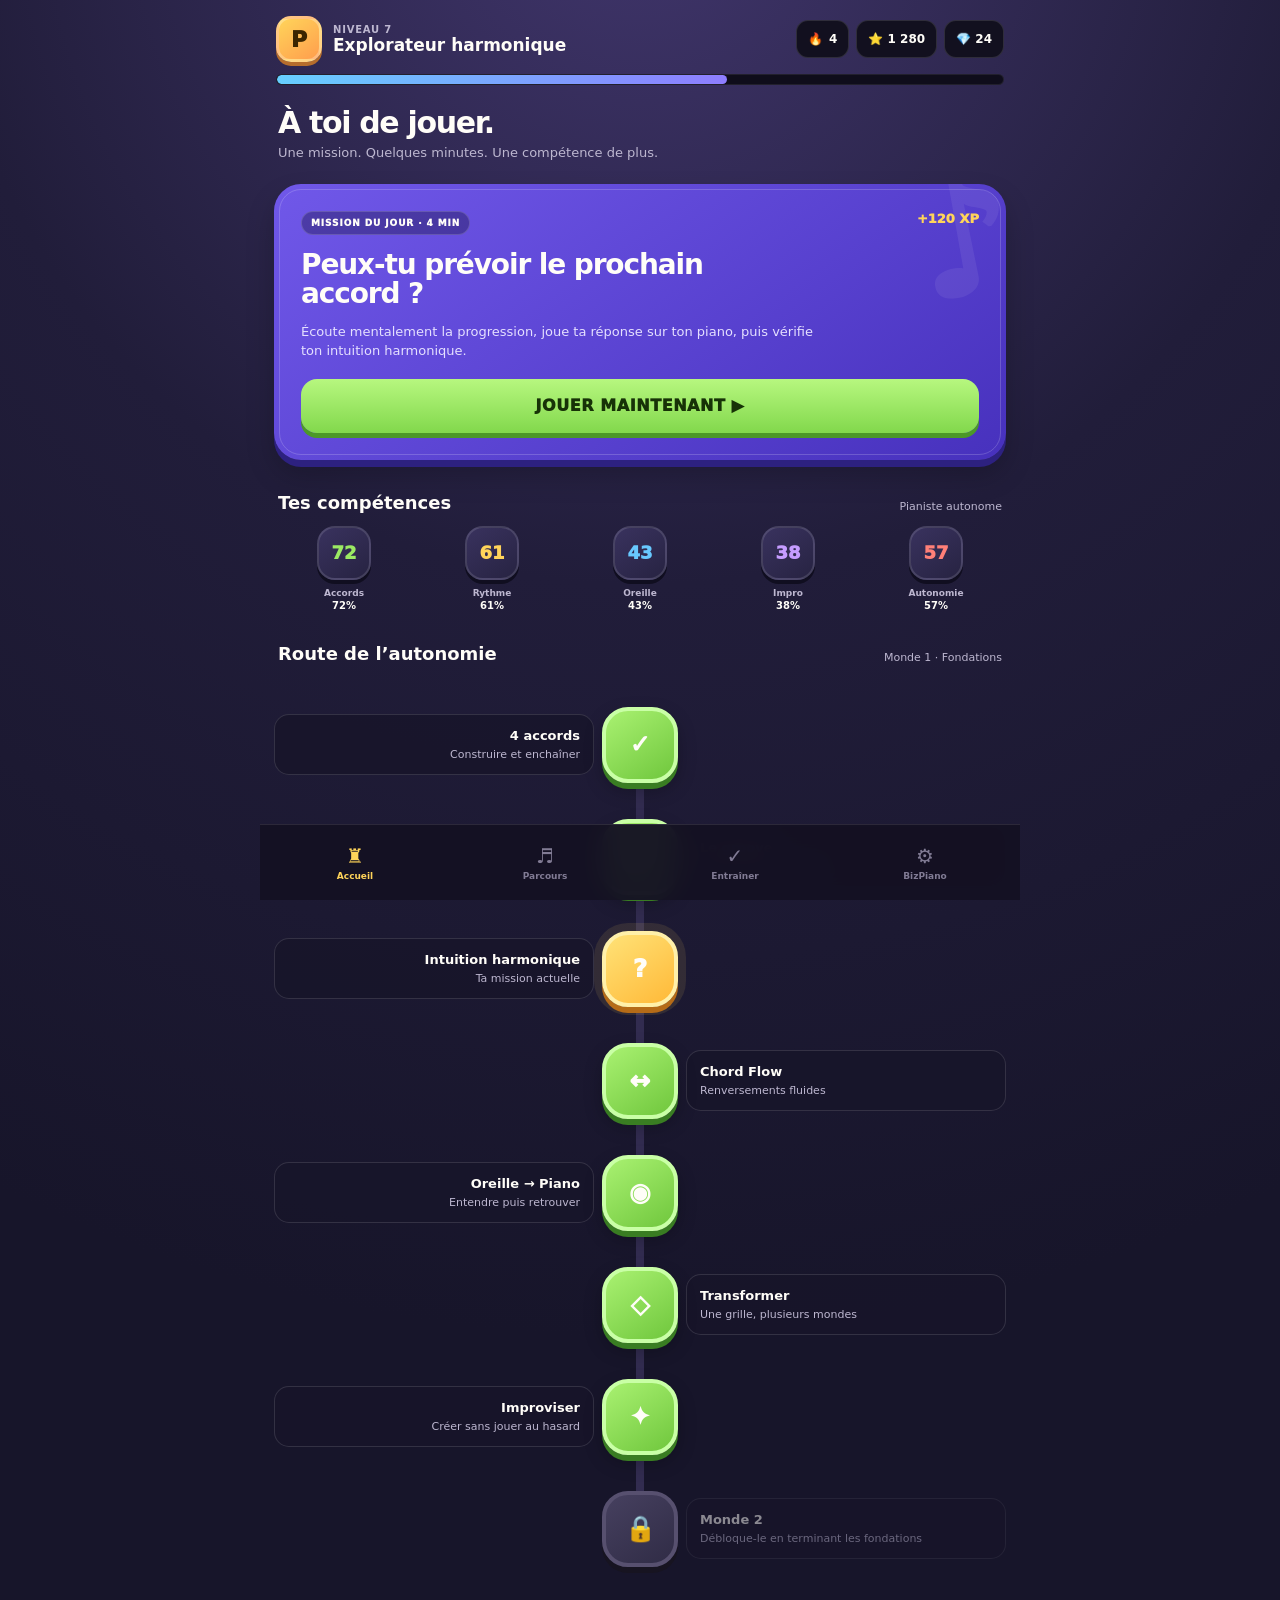
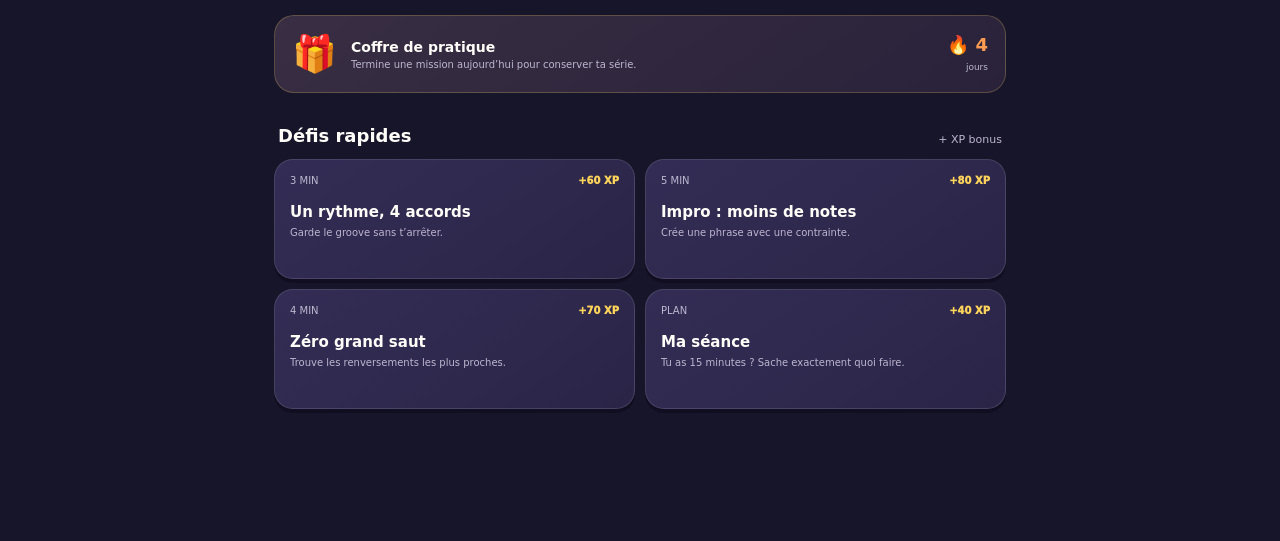
<file: music-lab/index.html>
<!doctype html>
<html lang="fr"><head><meta charset="utf-8"><meta name="viewport" content="width=device-width,initial-scale=1"><meta name="theme-color" content="#17152a"><meta name="description" content="Piano Lab — missions musicales courtes pour progresser au vrai piano."><title>Piano Lab — Ta progression musicale</title>
<style>
:root{--bg:#17152a;--bg2:#211d3a;--card:#2a2547;--card2:#332d55;--line:rgba(255,255,255,.12);--text:#fffdf8;--muted:#bdb7d0;--gold:#ffd45a;--green:#9bea63;--blue:#68c9ff;--purple:#c59cff;--red:#ff8078;--shadow:#120f22;--max:760px}*{box-sizing:border-box}html{scroll-behavior:smooth}body{margin:0;background:radial-gradient(circle at 50% -120px,#41366d 0,#211d3a 30%,var(--bg) 62%);color:var(--text);font-family:Inter,ui-rounded,"SF Pro Rounded",system-ui,sans-serif;-webkit-font-smoothing:antialiased}button,a{font:inherit}a{color:inherit;text-decoration:none}.app{width:min(100%,var(--max));margin:auto;min-height:100vh;padding-bottom:110px}.topbar{padding:16px 16px 10px;display:grid;grid-template-columns:1fr auto;gap:12px;align-items:center}.profile{display:flex;gap:11px;align-items:center}.avatar{width:46px;height:46px;border-radius:15px;background:linear-gradient(145deg,var(--gold),#ff9e4d);border:3px solid rgba(255,255,255,.28);box-shadow:0 4px 0 #b66d2c;display:grid;place-items:center;color:#3c2500;font-size:22px;font-weight:1000}.level small{display:block;color:var(--muted);font-size:10px;font-weight:900;letter-spacing:.08em;text-transform:uppercase}.level strong{font-size:17px}.currencies{display:flex;gap:7px}.pill{height:38px;padding:0 11px;border-radius:12px;background:#12101f;border:1px solid var(--line);display:flex;align-items:center;gap:6px;font-size:12px;font-weight:900}.xpbar{margin:2px 16px 18px;height:11px;background:#0f0d1b;border-radius:99px;border:1px solid rgba(255,255,255,.08);overflow:hidden}.xpbar span{display:block;width:62%;height:100%;background:linear-gradient(90deg,#67cfff,#8e7dff);border-radius:99px}.welcome{padding:2px 18px 16px}.welcome h1{font-size:30px;letter-spacing:-.045em;margin:0 0 5px}.welcome p{color:var(--muted);font-size:13px;margin:0}.mission{margin:8px 14px 22px;padding:5px;border-radius:27px;background:linear-gradient(145deg,#7058e9,#4731bd);box-shadow:0 7px 0 #2d2180,0 15px 28px rgba(0,0,0,.22);position:relative;overflow:hidden}.mission:after{content:"♪";position:absolute;right:-5px;top:-28px;font-size:150px;font-weight:1000;color:rgba(255,255,255,.07);transform:rotate(-10deg)}.mission-inner{border:1px solid rgba(255,255,255,.18);border-radius:22px;padding:21px;position:relative;z-index:1}.mission-top{display:flex;justify-content:space-between;gap:10px;align-items:start}.tag{display:inline-flex;background:rgba(17,12,51,.35);border:1px solid rgba(255,255,255,.16);border-radius:99px;padding:6px 9px;font-size:9px;font-weight:1000;letter-spacing:.1em;text-transform:uppercase}.reward{color:var(--gold);font-weight:1000;font-size:13px}.mission h2{font-size:28px;line-height:1.03;letter-spacing:-.04em;margin:16px 0 8px;max-width:470px}.mission p{color:#e5e0ff;font-size:13px;line-height:1.5;max-width:520px}.play{display:flex;align-items:center;justify-content:center;width:100%;margin-top:18px;min-height:54px;border:0;border-radius:16px;background:linear-gradient(#b7f77f,#82d84c);color:#173207;font-weight:1000;font-size:16px;text-transform:uppercase;letter-spacing:.035em;box-shadow:0 5px 0 #4c9828;cursor:pointer}.play:active,.quest:active{transform:translateY(3px);box-shadow:0 2px 0 #4c9828}.section{padding:10px 14px 22px}.section-head{display:flex;justify-content:space-between;align-items:end;margin:0 4px 13px}.section-head h2{font-size:18px;margin:0}.section-head span{font-size:11px;color:var(--muted)}.skills{display:grid;grid-template-columns:repeat(5,1fr);gap:8px}.skill{text-align:center}.orb{width:54px;height:54px;margin:auto;border-radius:18px;background:linear-gradient(145deg,#39325e,#272342);border:2px solid rgba(255,255,255,.12);box-shadow:0 4px 0 #100e20;display:grid;place-items:center;font-weight:1000;font-size:18px}.skill:nth-child(1) .orb{color:var(--green)}.skill:nth-child(2) .orb{color:var(--gold)}.skill:nth-child(3) .orb{color:var(--blue)}.skill:nth-child(4) .orb{color:var(--purple)}.skill:nth-child(5) .orb{color:var(--red)}.skill small{display:block;margin-top:8px;color:var(--muted);font-size:9px;font-weight:800}.skill b{display:block;font-size:10px;margin-top:2px}.map{position:relative;padding:12px 0 8px}.map:before{content:"";position:absolute;left:50%;top:30px;bottom:35px;width:8px;transform:translateX(-50%);background:#322c50;border-radius:20px}.stage{position:relative;display:grid;grid-template-columns:1fr 92px 1fr;align-items:center;min-height:112px}.stage:nth-child(even) .node{grid-column:2}.node{grid-column:2;width:76px;height:76px;border-radius:26px;margin:auto;display:grid;place-items:center;background:linear-gradient(145deg,#a9f171,#70c73d);border:4px solid #c9ffa6;box-shadow:0 6px 0 #397d22,0 8px 18px rgba(0,0,0,.25);font-size:25px;font-weight:1000;z-index:2}.stage.current .node{background:linear-gradient(145deg,#ffe277,#ffb938);border-color:#fff0a9;box-shadow:0 6px 0 #b56b17,0 0 0 8px rgba(255,212,90,.10)}.stage.locked .node{background:linear-gradient(145deg,#46405f,#302c46);border-color:#57506f;box-shadow:0 6px 0 #171421;color:#817b94}.stage-info{padding:12px 13px;border-radius:15px;background:rgba(24,21,42,.82);border:1px solid var(--line);font-size:11px;line-height:1.35}.stage:nth-child(odd) .stage-info{grid-column:1;text-align:right}.stage:nth-child(even) .stage-info{grid-column:3;text-align:left}.stage-info strong{display:block;font-size:13px;margin-bottom:3px}.stage-info span{color:var(--muted)}.stage.locked .stage-info{opacity:.5}.quests{display:grid;grid-template-columns:1fr 1fr;gap:10px}.quest{display:block;border-radius:19px;padding:15px;background:linear-gradient(145deg,var(--card2),var(--card));border:1px solid var(--line);box-shadow:0 4px 0 #100e20;min-height:120px}.quest .qtop{display:flex;justify-content:space-between;font-size:10px;color:var(--muted)}.quest strong{display:block;margin:17px 0 5px;font-size:15px}.quest p{margin:0;color:var(--muted);font-size:10px;line-height:1.4}.quest .bonus{color:var(--gold);font-weight:1000}.daily{margin:0 14px 22px;border-radius:20px;background:linear-gradient(145deg,#392e43,#29223a);border:1px solid rgba(255,212,90,.22);padding:17px;display:flex;gap:14px;align-items:center}.chest{font-size:36px}.daily strong{font-size:14px}.daily p{margin:3px 0 0;color:var(--muted);font-size:10px}.streak{margin-left:auto;text-align:right}.streak b{display:block;color:#ff9c52;font-size:18px}.streak small{color:var(--muted);font-size:9px}.bottom{position:fixed;bottom:0;left:50%;transform:translateX(-50%);width:min(100%,var(--max));height:76px;background:rgba(20,17,35,.96);border-top:1px solid rgba(255,255,255,.1);display:grid;grid-template-columns:repeat(4,1fr);z-index:10;backdrop-filter:blur(14px)}.bottom a{display:grid;place-items:center;align-content:center;gap:3px;color:#817b94;font-size:9px;font-weight:900}.bottom a:first-child{color:var(--gold)}.bottom b{font-size:20px}.toast{position:fixed;left:50%;bottom:90px;transform:translate(-50%,20px);background:#0e0c19;border:1px solid var(--line);border-radius:14px;padding:11px 15px;font-size:11px;opacity:0;pointer-events:none;transition:.2s;z-index:20}.toast.show{opacity:1;transform:translate(-50%,0)}@media(max-width:520px){.currencies .pill:last-child{display:none}.skills{gap:3px}.orb{width:48px;height:48px;border-radius:16px}.stage{grid-template-columns:1fr 78px 1fr}.node{width:66px;height:66px;border-radius:22px}.stage-info{padding:9px;font-size:9px}.stage-info strong{font-size:11px}.quests{grid-template-columns:1fr 1fr}.mission h2{font-size:25px}}@media(max-width:360px){.skills{grid-template-columns:repeat(3,1fr);row-gap:14px}.quests{grid-template-columns:1fr}}
</style></head><body><main class="app"><div class="topbar"><div class="profile"><div class="avatar">P</div><div class="level"><small>Niveau 7</small><strong>Explorateur harmonique</strong></div></div><div class="currencies"><div class="pill">🔥 <span id="streakTop">4</span></div><div class="pill">⭐ 1 280</div><div class="pill">💎 24</div></div></div><div class="xpbar"><span></span></div><header class="welcome"><h1>À toi de jouer.</h1><p>Une mission. Quelques minutes. Une compétence de plus.</p></header><section class="mission"><div class="mission-inner"><div class="mission-top"><span class="tag">Mission du jour · 4 min</span><span class="reward">+120 XP</span></div><h2>Peux-tu prévoir le prochain accord ?</h2><p>Écoute mentalement la progression, joue ta réponse sur ton piano, puis vérifie ton intuition harmonique.</p><a class="play" href="apps/quel-accord/">Jouer maintenant ▶</a></div></section><section class="section"><div class="section-head"><h2>Tes compétences</h2><span>Pianiste autonome</span></div><div class="skills"><div class="skill"><div class="orb">72</div><small>Accords</small><b>72%</b></div><div class="skill"><div class="orb">61</div><small>Rythme</small><b>61%</b></div><div class="skill"><div class="orb">43</div><small>Oreille</small><b>43%</b></div><div class="skill"><div class="orb">38</div><small>Impro</small><b>38%</b></div><div class="skill"><div class="orb">57</div><small>Autonomie</small><b>57%</b></div></div></section><section class="section" id="parcours"><div class="section-head"><h2>Route de l’autonomie</h2><span>Monde 1 · Fondations</span></div><div class="map"><div class="stage"><div class="stage-info"><strong>4 accords</strong><span>Construire et enchaîner</span></div><a class="node" href="apps/4-accords/">✓</a></div><div class="stage"><a class="node" href="apps/rhythm-gym/">♫</a><div class="stage-info"><strong>Le groove</strong><span>Faire vivre les accords</span></div></div><div class="stage current"><div class="stage-info"><strong>Intuition harmonique</strong><span>Ta mission actuelle</span></div><a class="node" href="apps/quel-accord/">?</a></div><div class="stage"><a class="node" href="apps/chord-flow/">↔</a><div class="stage-info"><strong>Chord Flow</strong><span>Renversements fluides</span></div></div><div class="stage"><div class="stage-info"><strong>Oreille → Piano</strong><span>Entendre puis retrouver</span></div><a class="node" href="apps/ear-piano/">◉</a></div><div class="stage"><a class="node" href="apps/progression-transformer/">◇</a><div class="stage-info"><strong>Transformer</strong><span>Une grille, plusieurs mondes</span></div></div><div class="stage"><div class="stage-info"><strong>Improviser</strong><span>Créer sans jouer au hasard</span></div><a class="node" href="apps/impro-coach/">✦</a></div><div class="stage locked"><div class="node">🔒</div><div class="stage-info"><strong>Monde 2</strong><span>Débloque-le en terminant les fondations</span></div></div></div></section><div class="daily"><div class="chest">🎁</div><div><strong>Coffre de pratique</strong><p>Termine une mission aujourd’hui pour conserver ta série.</p></div><div class="streak"><b>🔥 4</b><small>jours</small></div></div><section class="section"><div class="section-head"><h2>Défis rapides</h2><span>+ XP bonus</span></div><div class="quests"><a class="quest" href="apps/rhythm-gym/"><div class="qtop"><span>3 MIN</span><span class="bonus">+60 XP</span></div><strong>Un rythme, 4 accords</strong><p>Garde le groove sans t’arrêter.</p></a><a class="quest" href="apps/impro-coach/"><div class="qtop"><span>5 MIN</span><span class="bonus">+80 XP</span></div><strong>Impro : moins de notes</strong><p>Crée une phrase avec une contrainte.</p></a><a class="quest" href="apps/chord-flow/"><div class="qtop"><span>4 MIN</span><span class="bonus">+70 XP</span></div><strong>Zéro grand saut</strong><p>Trouve les renversements les plus proches.</p></a><a class="quest" href="apps/practice-coach/"><div class="qtop"><span>PLAN</span><span class="bonus">+40 XP</span></div><strong>Ma séance</strong><p>Tu as 15 minutes ? Sache exactement quoi faire.</p></a></div></section><nav class="bottom" aria-label="Navigation"><a href="./"><b>♜</b><span>Accueil</span></a><a href="#parcours"><b>♬</b><span>Parcours</span></a><a href="apps/practice-coach/"><b>✓</b><span>Entraîner</span></a><a href="../"><b>⚙</b><span>BizPiano</span></a></nav><div class="toast" id="toast" role="status"></div></main><script>const saved=Number(localStorage.getItem('pianoLabStreak')||4);document.getElementById('streakTop').textContent=Math.max(1,saved);document.querySelectorAll('.node,.quest').forEach(el=>el.addEventListener('click',()=>{localStorage.setItem('pianoLabLastVisit',Date.now())}));</script></body></html>
</file>
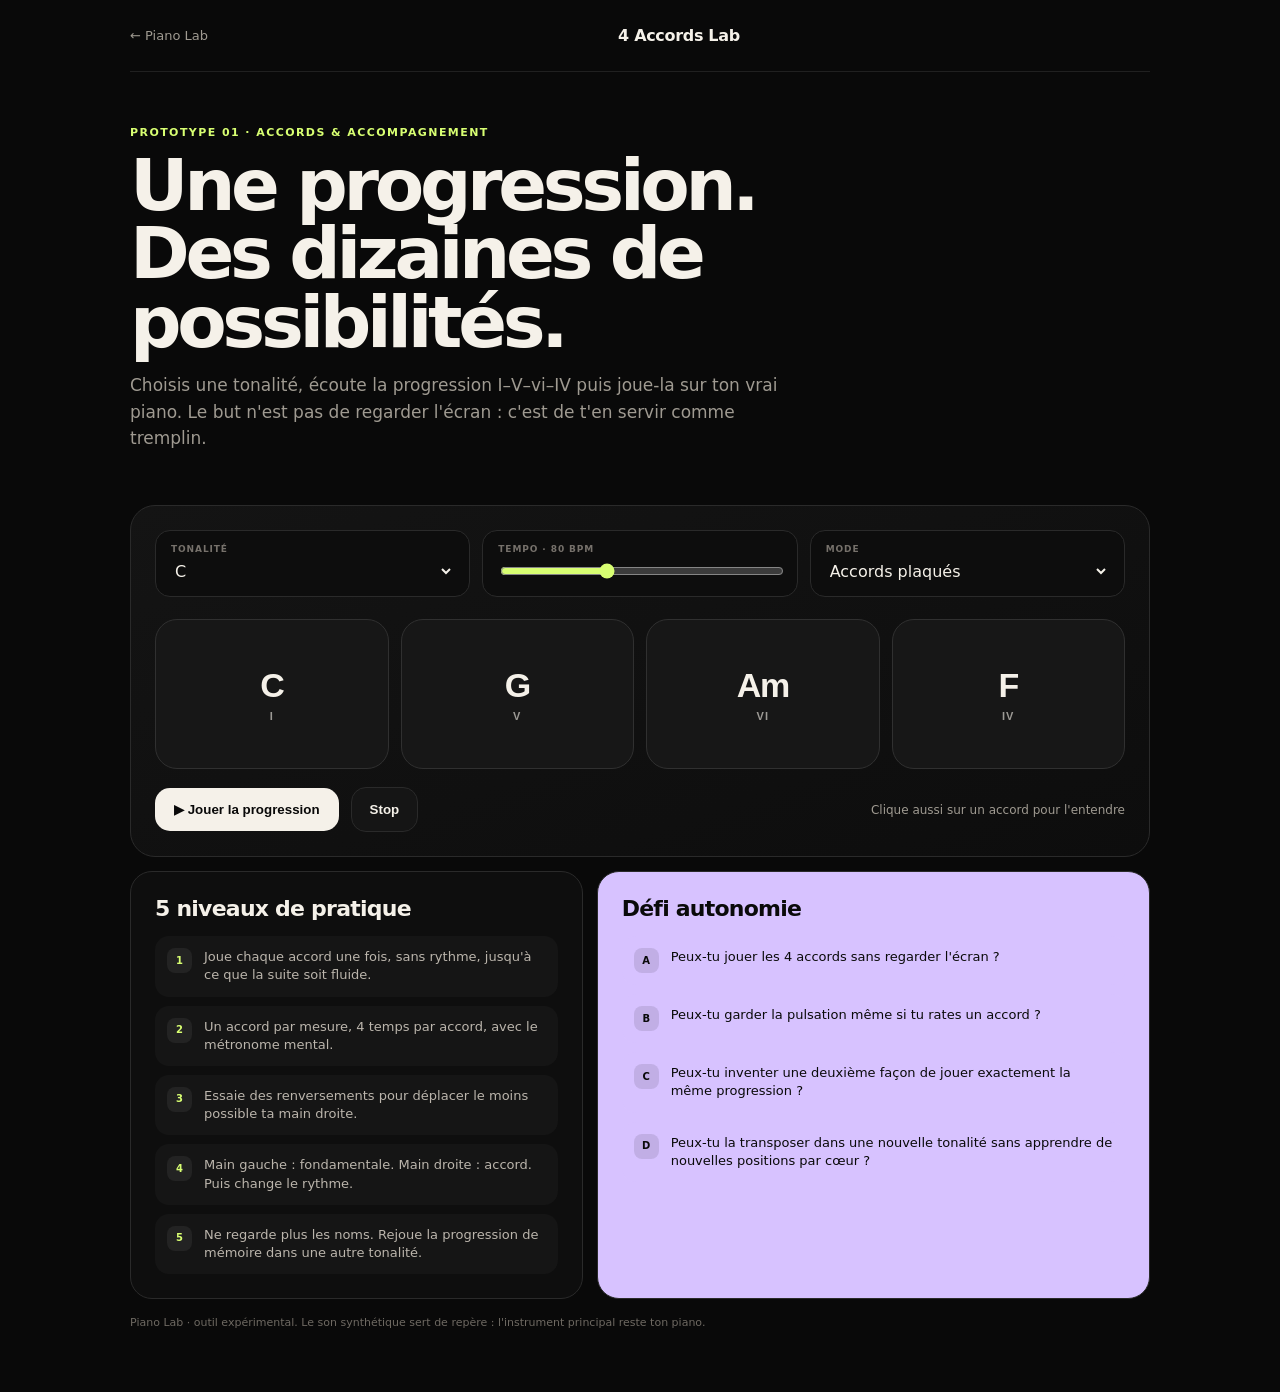
<file: music-lab/apps/4-accords/index.html>
<!doctype html>
<html lang="fr">
<head>
<meta charset="utf-8"><meta name="viewport" content="width=device-width,initial-scale=1"><meta name="theme-color" content="#0a0a0a">
<title>4 Accords Lab — Piano Lab</title>
<style>
:root{--bg:#090909;--panel:#121212;--line:#2a2a2a;--text:#f5f1e9;--muted:#9f9a91;--accent:#d8ff72;--purple:#d7c2ff}*{box-sizing:border-box}body{margin:0;background:var(--bg);color:var(--text);font-family:Inter,ui-sans-serif,system-ui,-apple-system,BlinkMacSystemFont,"Segoe UI",sans-serif;-webkit-font-smoothing:antialiased}.wrap{width:min(calc(100% - 28px),1020px);margin:auto;padding-bottom:60px}a{color:inherit;text-decoration:none}nav{height:72px;display:flex;align-items:center;justify-content:space-between;border-bottom:1px solid #202020}.back{color:var(--muted);font-size:13px}.brand{font-weight:800;letter-spacing:-.02em}.hero{padding:54px 0 32px}.kicker{color:var(--accent);font-size:11px;font-weight:900;letter-spacing:.13em;text-transform:uppercase}.hero h1{font-size:clamp(42px,7vw,72px);letter-spacing:-.06em;line-height:.95;margin:12px 0 16px}.hero p{max-width:650px;color:var(--muted);font-size:17px;line-height:1.55;margin:0}.panel{border:1px solid var(--line);border-radius:25px;background:linear-gradient(160deg,#141414,#0d0d0d);padding:24px;margin-top:22px}.controls{display:grid;grid-template-columns:1fr 1fr 1fr;gap:12px;margin-bottom:22px}.control{background:#0d0d0d;border:1px solid var(--line);border-radius:15px;padding:13px 15px}.control label{display:block;color:#76716b;text-transform:uppercase;letter-spacing:.1em;font-size:9px;font-weight:900;margin-bottom:7px}.control select,.control input{width:100%;background:transparent;color:var(--text);border:0;font:inherit;outline:0}.control input{accent-color:var(--accent)}.chords{display:grid;grid-template-columns:repeat(4,1fr);gap:12px}.chord{min-height:150px;border-radius:22px;border:1px solid #303030;background:#171717;color:var(--text);cursor:pointer;display:flex;flex-direction:column;align-items:center;justify-content:center;gap:5px;transition:.2s ease}.chord:hover{transform:translateY(-2px);border-color:#555}.chord.active{background:var(--accent);border-color:var(--accent);color:#080808}.chord .name{font-size:34px;font-weight:850;letter-spacing:-.04em}.chord .degree{font-size:11px;font-weight:900;letter-spacing:.1em;text-transform:uppercase;opacity:.6}.transport{display:flex;align-items:center;gap:12px;margin-top:18px}.play{border:0;background:var(--text);color:#090909;border-radius:15px;padding:14px 19px;font-weight:850;cursor:pointer}.stop{border:1px solid var(--line);background:#151515;color:var(--text);border-radius:15px;padding:14px 18px;font-weight:750;cursor:pointer}.hint{margin-left:auto;color:var(--muted);font-size:12px}.practice{display:grid;grid-template-columns:.9fr 1.1fr;gap:14px;margin-top:14px}.box{border:1px solid var(--line);border-radius:22px;background:#0e0e0e;padding:24px}.box h2{font-size:22px;letter-spacing:-.035em;margin:0 0 15px}.steps{display:grid;gap:9px}.step{display:flex;gap:12px;padding:12px;border-radius:14px;background:#151515;color:#bbb5ac;font-size:13px;line-height:1.4}.num{flex:0 0 25px;height:25px;border-radius:8px;background:#232323;color:var(--accent);display:grid;place-items:center;font-size:10px;font-weight:900}.challenge{background:var(--purple);color:#0a0a0a}.challenge .num{background:rgba(0,0,0,.1);color:#0a0a0a}.footer-note{color:#6e6962;font-size:11px;margin-top:16px;line-height:1.5}@media(max-width:720px){.controls{grid-template-columns:1fr}.chords{grid-template-columns:1fr 1fr}.chord{min-height:120px}.practice{grid-template-columns:1fr}.hint{display:none}}
</style>
</head>
<body>
<div class="wrap">
<nav><a class="back" href="../../">← Piano Lab</a><div class="brand">4 Accords Lab</div><span></span></nav>
<header class="hero"><div class="kicker">Prototype 01 · Accords & accompagnement</div><h1>Une progression.<br>Des dizaines de possibilités.</h1><p>Choisis une tonalité, écoute la progression I–V–vi–IV puis joue-la sur ton vrai piano. Le but n'est pas de regarder l'écran : c'est de t'en servir comme tremplin.</p></header>
<section class="panel">
<div class="controls">
<div class="control"><label>Tonalité</label><select id="key"></select></div>
<div class="control"><label>Tempo · <span id="tempoValue">80</span> BPM</label><input id="tempo" type="range" min="45" max="140" value="80"></div>
<div class="control"><label>Mode</label><select id="mode"><option value="block">Accords plaqués</option><option value="arp">Arpège simple</option></select></div>
</div>
<div class="chords" id="chords"></div>
<div class="transport"><button class="play" id="play">▶ Jouer la progression</button><button class="stop" id="stop">Stop</button><div class="hint">Clique aussi sur un accord pour l'entendre</div></div>
</section>
<section class="practice">
<div class="box"><h2>5 niveaux de pratique</h2><div class="steps">
<div class="step"><span class="num">1</span><span>Joue chaque accord une fois, sans rythme, jusqu'à ce que la suite soit fluide.</span></div>
<div class="step"><span class="num">2</span><span>Un accord par mesure, 4 temps par accord, avec le métronome mental.</span></div>
<div class="step"><span class="num">3</span><span>Essaie des renversements pour déplacer le moins possible ta main droite.</span></div>
<div class="step"><span class="num">4</span><span>Main gauche : fondamentale. Main droite : accord. Puis change le rythme.</span></div>
<div class="step"><span class="num">5</span><span>Ne regarde plus les noms. Rejoue la progression de mémoire dans une autre tonalité.</span></div>
</div></div>
<div class="box challenge"><h2>Défi autonomie</h2><div class="steps">
<div class="step challenge"><span class="num">A</span><span>Peux-tu jouer les 4 accords sans regarder l'écran ?</span></div>
<div class="step challenge"><span class="num">B</span><span>Peux-tu garder la pulsation même si tu rates un accord ?</span></div>
<div class="step challenge"><span class="num">C</span><span>Peux-tu inventer une deuxième façon de jouer exactement la même progression ?</span></div>
<div class="step challenge"><span class="num">D</span><span>Peux-tu la transposer dans une nouvelle tonalité sans apprendre de nouvelles positions par cœur ?</span></div>
</div></div>
</section>
<div class="footer-note">Piano Lab · outil expérimental. Le son synthétique sert de repère : l'instrument principal reste ton piano.</div>
</div>
<script>
const noteNames=['C','C#','D','Eb','E','F','F#','G','Ab','A','Bb','B'];
const prettyKeys=['C','Db','D','Eb','E','F','Gb','G','Ab','A','Bb','B'];
const semis={C:0,Db:1,D:2,Eb:3,E:4,F:5,Gb:6,G:7,Ab:8,A:9,Bb:10,B:11};
const degrees=[{label:'I',offset:0,minor:false},{label:'V',offset:7,minor:false},{label:'vi',offset:9,minor:true},{label:'IV',offset:5,minor:false}];
const keyEl=document.querySelector('#key'), chordEl=document.querySelector('#chords'), tempo=document.querySelector('#tempo'), tempoValue=document.querySelector('#tempoValue'), mode=document.querySelector('#mode');
prettyKeys.forEach(k=>keyEl.insertAdjacentHTML('beforeend',`<option>${k}</option>`));
let ctx=null,playing=false,timers=[];
function chordData(){const root=semis[keyEl.value];return degrees.map(d=>{let n=(root+d.offset)%12;return{name:noteNames[n]+(d.minor?'m':''),root:n,minor:d.minor,degree:d.label}})}
function render(active=-1){chordEl.innerHTML=chordData().map((c,i)=>`<button class="chord ${i===active?'active':''}" data-i="${i}"><span class="name">${c.name}</span><span class="degree">${c.degree}</span></button>`).join('');document.querySelectorAll('.chord').forEach(b=>b.onclick=()=>playChord(chordData()[+b.dataset.i],0,.9));}
function audio(){if(!ctx)ctx=new (window.AudioContext||window.webkitAudioContext)();return ctx}
function freq(midi){return 440*Math.pow(2,(midi-69)/12)}
function playTone(midi,when,dur,vol=.075){const c=audio(),o=c.createOscillator(),g=c.createGain();o.type='sine';o.frequency.value=freq(midi);g.gain.setValueAtTime(.0001,when);g.gain.exponentialRampToValueAtTime(vol,when+.015);g.gain.exponentialRampToValueAtTime(.0001,when+dur);o.connect(g).connect(c.destination);o.start(when);o.stop(when+dur+.03)}
function playChord(ch,delay=0,dur=.8){const c=audio(),t=c.currentTime+delay,base=60+ch.root,third=base+(ch.minor?3:4),fifth=base+7;if(mode.value==='arp'){[base,third,fifth].forEach((m,i)=>playTone(m,t+i*.12,dur*.7,.07));}else{[base,third,fifth].forEach(m=>playTone(m,t,dur,.055));}}
function stopAll(){playing=false;timers.forEach(clearTimeout);timers=[];render(-1)}
function start(){stopAll();playing=true;const beat=60/+tempo.value,bar=beat*4,data=chordData();data.forEach((ch,i)=>{timers.push(setTimeout(()=>{if(!playing)return;render(i);playChord(ch,0,Math.min(bar*.9,2.2));},i*bar*1000));});timers.push(setTimeout(()=>{playing=false;render(-1)},data.length*bar*1000));}
keyEl.onchange=()=>render();tempo.oninput=()=>tempoValue.textContent=tempo.value;document.querySelector('#play').onclick=start;document.querySelector('#stop').onclick=stopAll;render();
</script>
</body>
</html>
</file>
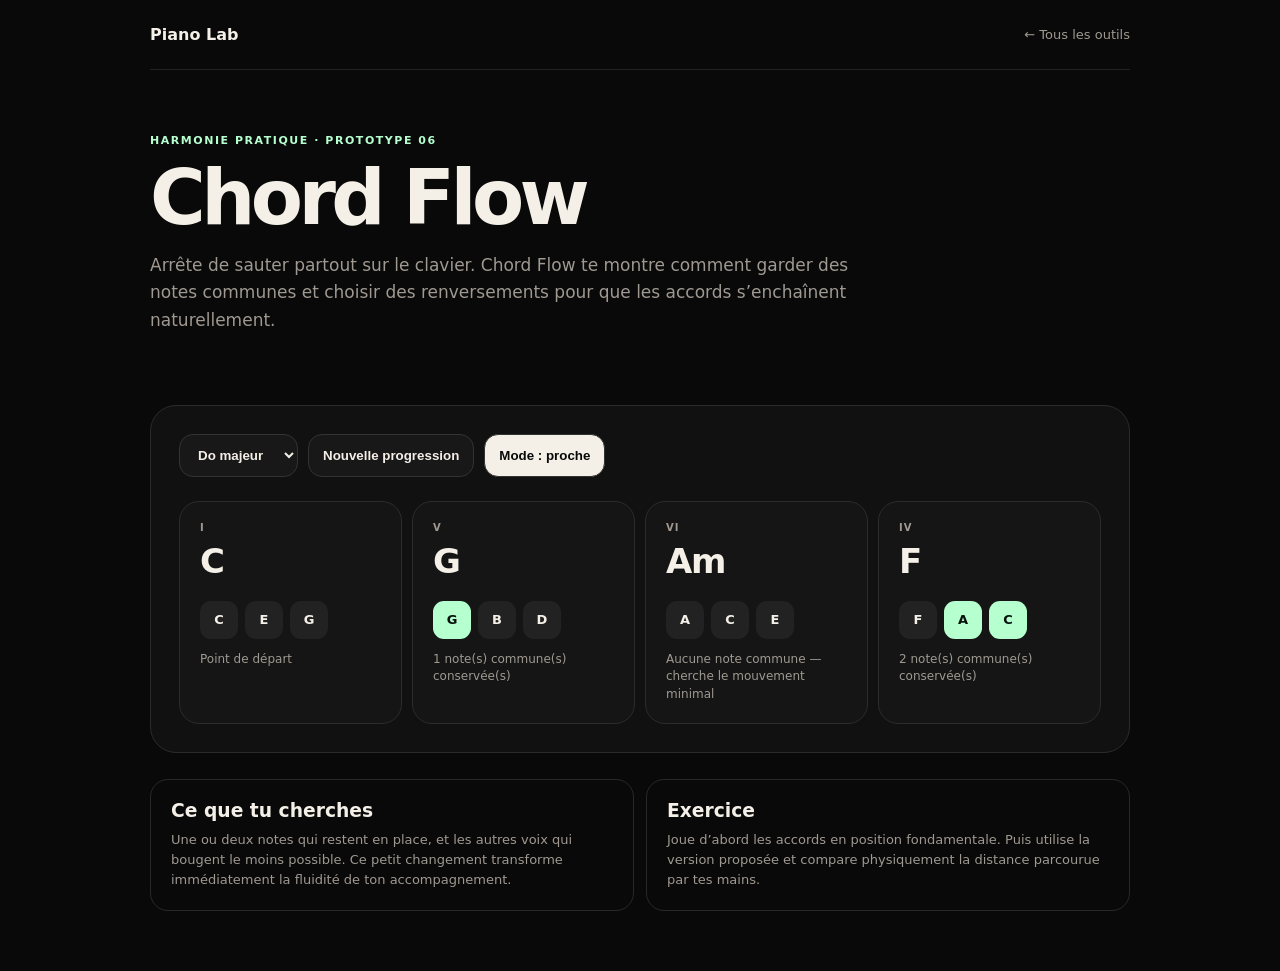
<file: music-lab/apps/chord-flow/index.html>
<!doctype html><html lang="fr"><head><meta charset="utf-8"><meta name="viewport" content="width=device-width,initial-scale=1"><meta name="theme-color" content="#090909"><title>Chord Flow — Piano Lab</title><style>:root{--bg:#090909;--panel:#111;--line:#2b2b2b;--text:#f4f0e8;--muted:#9f9991;--accent:#b6ffcf}*{box-sizing:border-box}body{margin:0;background:var(--bg);color:var(--text);font-family:Inter,system-ui,sans-serif}.wrap{width:min(calc(100% - 28px),980px);margin:auto}nav{height:70px;display:flex;align-items:center;justify-content:space-between;border-bottom:1px solid #222}a{color:inherit;text-decoration:none}.brand{font-weight:800}.back{font-size:13px;color:var(--muted)}header{padding:64px 0 30px}.kicker{color:var(--accent);font-size:11px;font-weight:900;letter-spacing:.14em;text-transform:uppercase}h1{font-size:clamp(44px,7vw,76px);line-height:.95;letter-spacing:-.06em;margin:15px 0 18px}header p{max-width:700px;color:var(--muted);font-size:17px;line-height:1.6}.panel{background:#111;border:1px solid var(--line);border-radius:26px;padding:28px;margin:24px 0}.controls{display:flex;gap:10px;flex-wrap:wrap;margin-bottom:24px}.select,.btn{border:1px solid #333;background:#181818;color:var(--text);border-radius:14px;padding:12px 14px;font-weight:800}.btn{cursor:pointer}.btn.primary{background:var(--text);color:#090909}.flow{display:grid;grid-template-columns:repeat(4,1fr);gap:10px}.chord{border:1px solid #2c2c2c;border-radius:20px;background:#151515;padding:20px;min-height:190px}.degree{font-size:10px;color:var(--muted);text-transform:uppercase;letter-spacing:.1em;font-weight:900}.name{font-size:34px;font-weight:900;margin:8px 0 20px;letter-spacing:-.04em}.notes{display:flex;gap:7px;flex-wrap:wrap}.note{min-width:38px;height:38px;border-radius:11px;background:#222;display:grid;place-items:center;font-size:13px;font-weight:800}.note.common{background:var(--accent);color:#07120c}.movement{margin-top:12px;color:var(--muted);font-size:12px;line-height:1.45}.lesson{margin:26px 0 60px;display:grid;grid-template-columns:1fr 1fr;gap:12px}.box{border:1px solid #292929;border-radius:18px;padding:20px}.box h3{margin:0 0 9px}.box p{color:var(--muted);font-size:13px;line-height:1.55;margin:0}@media(max-width:760px){.flow{grid-template-columns:1fr 1fr}.lesson{grid-template-columns:1fr}}@media(max-width:480px){.flow{grid-template-columns:1fr}}</style></head><body><div class="wrap"><nav><a class="brand" href="../../">Piano Lab</a><a class="back" href="../../">← Tous les outils</a></nav><header><div class="kicker">Harmonie pratique · Prototype 06</div><h1>Chord Flow</h1><p>Arrête de sauter partout sur le clavier. Chord Flow te montre comment garder des notes communes et choisir des renversements pour que les accords s’enchaînent naturellement.</p></header><section class="panel"><div class="controls"><select class="select" id="key"><option value="C">Do majeur</option><option value="G">Sol majeur</option><option value="F">Fa majeur</option><option value="D">Ré majeur</option></select><button class="btn" id="shuffle">Nouvelle progression</button><button class="btn primary" id="mode">Mode : proche</button></div><div class="flow" id="flow"></div></section><div class="lesson"><div class="box"><h3>Ce que tu cherches</h3><p>Une ou deux notes qui restent en place, et les autres voix qui bougent le moins possible. Ce petit changement transforme immédiatement la fluidité de ton accompagnement.</p></div><div class="box"><h3>Exercice</h3><p>Joue d’abord les accords en position fondamentale. Puis utilise la version proposée et compare physiquement la distance parcourue par tes mains.</p></div></div></div><script>const data={C:{I:['C','E','G'],ii:['D','F','A'],IV:['F','A','C'],V:['G','B','D'],vi:['A','C','E']},G:{I:['G','B','D'],ii:['A','C','E'],IV:['C','E','G'],V:['D','F#','A'],vi:['E','G','B']},F:{I:['F','A','C'],ii:['G','Bb','D'],IV:['Bb','D','F'],V:['C','E','G'],vi:['D','F','A']},D:{I:['D','F#','A'],ii:['E','G','B'],IV:['G','B','D'],V:['A','C#','E'],vi:['B','D','F#']}};const progs=[['I','V','vi','IV'],['I','vi','IV','V'],['vi','IV','I','V'],['I','IV','V','I'],['ii','V','I','vi']];let pi=0,close=true;function rotations(a){return [a,[a[1],a[2],a[0]],[a[2],a[0],a[1]]]}function dist(a,b){let common=a.filter(x=>b.includes(x)).length;return 3-common}function choose(prev,base){if(!close||!prev)return base;return rotations(base).sort((a,b)=>dist(prev,a)-dist(prev,b))[0]}function draw(){const k=document.getElementById('key').value,p=progs[pi%progs.length];let prev=null;document.getElementById('flow').innerHTML=p.map((d,i)=>{const base=data[k][d],voicing=choose(prev,base);const commons=prev?voicing.filter(n=>prev.includes(n)):[];const html=`<div class="chord"><div class="degree">${d}</div><div class="name">${base[0]}${d==='vi'||d==='ii'?'m':''}</div><div class="notes">${voicing.map(n=>`<span class="note ${commons.includes(n)?'common':''}">${n}</span>`).join('')}</div><div class="movement">${i===0?'Point de départ':commons.length?commons.length+' note(s) commune(s) conservée(s)':'Aucune note commune — cherche le mouvement minimal'}</div></div>`;prev=voicing;return html}).join('')}document.getElementById('shuffle').onclick=()=>{pi++;draw()};document.getElementById('key').onchange=draw;document.getElementById('mode').onclick=e=>{close=!close;e.target.textContent='Mode : '+(close?'proche':'fondamentale');draw()};draw();</script></body></html>
</file>
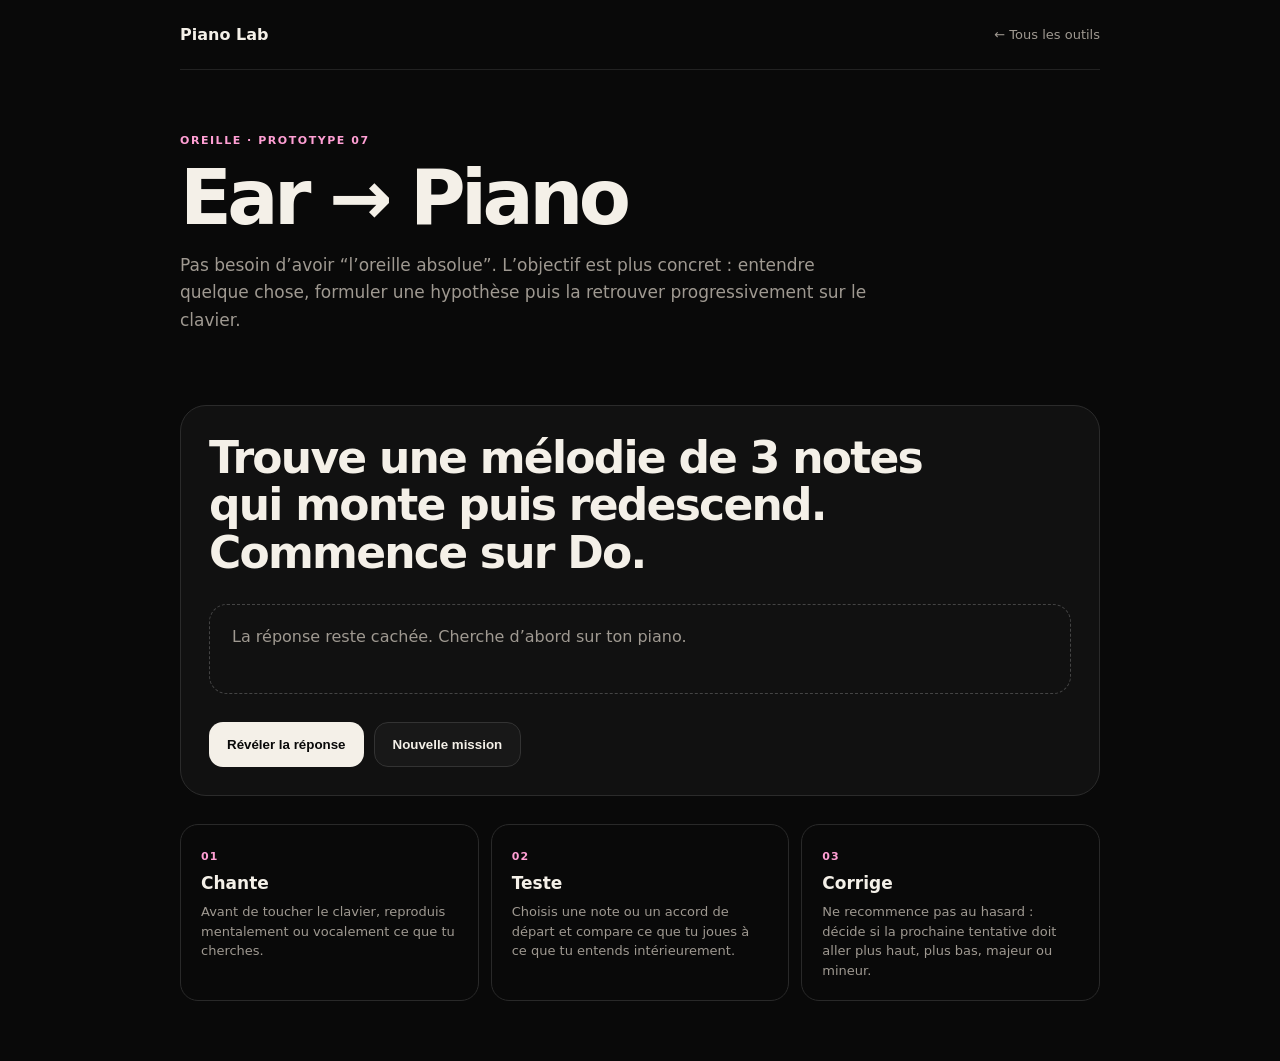
<file: music-lab/apps/ear-piano/index.html>
<!doctype html><html lang="fr"><head><meta charset="utf-8"><meta name="viewport" content="width=device-width,initial-scale=1"><meta name="theme-color" content="#090909"><title>Ear → Piano — Piano Lab</title><style>:root{--bg:#090909;--panel:#111;--line:#2b2b2b;--text:#f4f0e8;--muted:#9f9991;--accent:#ff9fd4}*{box-sizing:border-box}body{margin:0;background:var(--bg);color:var(--text);font-family:Inter,system-ui,sans-serif}.wrap{width:min(calc(100% - 28px),920px);margin:auto}nav{height:70px;display:flex;align-items:center;justify-content:space-between;border-bottom:1px solid #222}a{color:inherit;text-decoration:none}.brand{font-weight:800}.back{font-size:13px;color:var(--muted)}header{padding:64px 0 30px}.kicker{color:var(--accent);font-size:11px;font-weight:900;letter-spacing:.14em;text-transform:uppercase}h1{font-size:clamp(44px,7vw,76px);line-height:.95;letter-spacing:-.06em;margin:15px 0 18px}header p{max-width:690px;color:var(--muted);font-size:17px;line-height:1.6}.panel{background:#111;border:1px solid var(--line);border-radius:26px;padding:28px;margin:24px 0}.mission{font-size:clamp(28px,4vw,44px);letter-spacing:-.04em;line-height:1.08;font-weight:850;max-width:760px}.hiddenAnswer{margin:28px 0;border:1px dashed #444;border-radius:18px;padding:22px;color:var(--muted);min-height:90px}.hiddenAnswer.revealed{border-style:solid;color:var(--text);background:#171717}.controls{display:flex;gap:10px;flex-wrap:wrap}.btn{border:0;border-radius:14px;padding:14px 18px;font-weight:850;cursor:pointer;background:var(--text);color:#090909}.btn.alt{background:#181818;color:var(--text);border:1px solid #333}.steps{display:grid;grid-template-columns:repeat(3,1fr);gap:12px;margin:28px 0 60px}.step{border:1px solid #292929;border-radius:18px;padding:20px}.step b{color:var(--accent);font-size:11px;letter-spacing:.1em}.step h3{margin:9px 0;font-size:17px}.step p{color:var(--muted);font-size:13px;line-height:1.5;margin:0}@media(max-width:650px){.steps{grid-template-columns:1fr}}</style></head><body><div class="wrap"><nav><a class="brand" href="../../">Piano Lab</a><a class="back" href="../../">← Tous les outils</a></nav><header><div class="kicker">Oreille · Prototype 07</div><h1>Ear → Piano</h1><p>Pas besoin d’avoir “l’oreille absolue”. L’objectif est plus concret : entendre quelque chose, formuler une hypothèse puis la retrouver progressivement sur le clavier.</p></header><section class="panel"><div class="mission" id="mission"></div><div class="hiddenAnswer" id="answer">La réponse reste cachée. Cherche d’abord sur ton piano.</div><div class="controls"><button class="btn" id="reveal">Révéler la réponse</button><button class="btn alt" id="next">Nouvelle mission</button></div></section><div class="steps"><div class="step"><b>01</b><h3>Chante</h3><p>Avant de toucher le clavier, reproduis mentalement ou vocalement ce que tu cherches.</p></div><div class="step"><b>02</b><h3>Teste</h3><p>Choisis une note ou un accord de départ et compare ce que tu joues à ce que tu entends intérieurement.</p></div><div class="step"><b>03</b><h3>Corrige</h3><p>Ne recommence pas au hasard : décide si la prochaine tentative doit aller plus haut, plus bas, majeur ou mineur.</p></div></div></div><script>const missions=[['Trouve une mélodie de 3 notes qui monte puis redescend. Commence sur Do.','Exemple : C · E · D. Ce n’est pas la seule bonne réponse : le but est de contrôler la direction.'],['Joue un accord majeur, puis transforme-le en mineur en ne bougeant qu’une seule note.','Abaisse la tierce d’un demi-ton. Exemple : C–E–G devient C–Eb–G.'],['Choisis une note. Chante sa quinte avant de la chercher au piano.','La quinte se trouve 7 demi-tons au-dessus. Exemple : C → G.'],['Joue I puis IV dans Do majeur sans regarder de partition.','C majeur → F majeur. Écoute la sensation d’ouverture du IV.'],['Trouve la basse de la progression C · Am · F · G uniquement à partir des noms d’accords.','Les fondamentales sont C · A · F · G. Puis essaie de les retrouver sans regarder.'],['Joue une petite mélodie connue dans ta tête. Retrouve seulement sa première note, puis la direction de la deuxième.','Il n’y a pas une réponse unique : le but est de transformer l’écoute en décisions haut/bas puis en intervalles.']];let i=0;function draw(){const m=missions[i%missions.length];document.getElementById('mission').textContent=m[0];const a=document.getElementById('answer');a.textContent='La réponse reste cachée. Cherche d’abord sur ton piano.';a.classList.remove('revealed')}document.getElementById('reveal').onclick=()=>{const a=document.getElementById('answer');a.textContent=missions[i%missions.length][1];a.classList.add('revealed')};document.getElementById('next').onclick=()=>{i++;draw()};draw();</script></body></html>
</file>
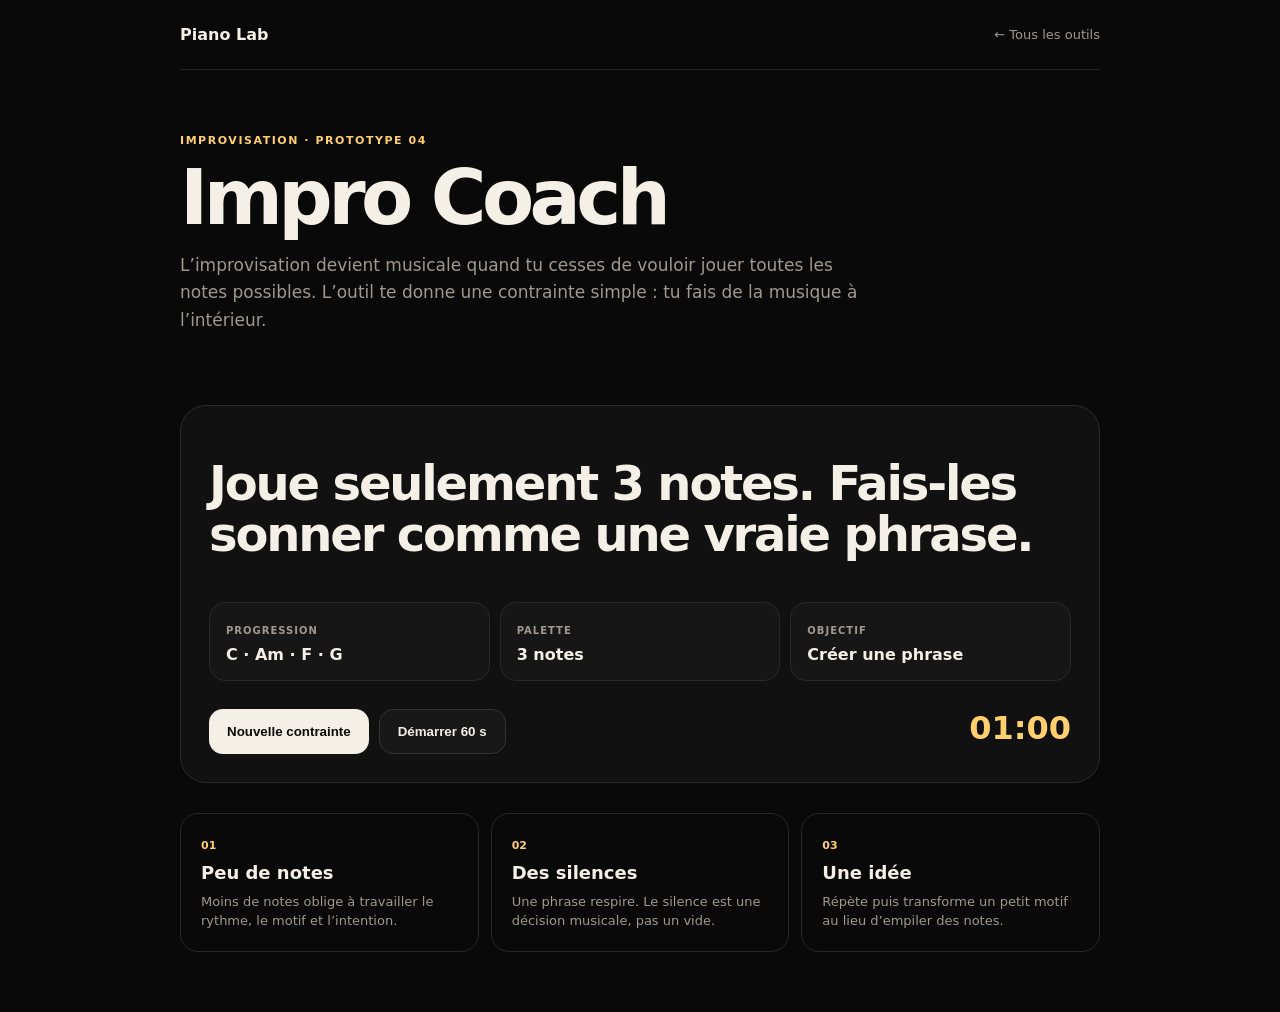
<file: music-lab/apps/impro-coach/index.html>
<!doctype html><html lang="fr"><head><meta charset="utf-8"><meta name="viewport" content="width=device-width,initial-scale=1"><meta name="theme-color" content="#090909"><title>Impro Coach — Piano Lab</title><style>:root{--bg:#090909;--panel:#111;--line:#2b2b2b;--text:#f4f0e8;--muted:#9f9991;--accent:#ffcf70}*{box-sizing:border-box}body{margin:0;background:var(--bg);color:var(--text);font-family:Inter,system-ui,sans-serif}.wrap{width:min(calc(100% - 28px),920px);margin:auto}nav{height:70px;display:flex;align-items:center;justify-content:space-between;border-bottom:1px solid #222}a{color:inherit;text-decoration:none}.brand{font-weight:800}.back{font-size:13px;color:var(--muted)}header{padding:64px 0 30px}.kicker{color:var(--accent);font-size:11px;font-weight:900;letter-spacing:.14em;text-transform:uppercase}h1{font-size:clamp(44px,7vw,76px);line-height:.95;letter-spacing:-.06em;margin:15px 0 18px}header p{max-width:680px;color:var(--muted);font-size:17px;line-height:1.6}.panel{background:#111;border:1px solid var(--line);border-radius:26px;padding:28px;margin:24px 0}.challenge{font-size:clamp(29px,5vw,48px);line-height:1.06;letter-spacing:-.045em;font-weight:850;min-height:150px;display:flex;align-items:center}.meta{display:grid;grid-template-columns:repeat(3,1fr);gap:10px;margin:18px 0 28px}.meta div{background:#161616;border:1px solid #282828;border-radius:16px;padding:16px}.meta small{color:var(--muted);font-size:10px;text-transform:uppercase;letter-spacing:.1em;font-weight:900}.meta strong{display:block;margin-top:7px}.buttons{display:flex;gap:10px;flex-wrap:wrap}.btn{border:0;border-radius:14px;padding:14px 18px;font-weight:850;cursor:pointer;background:var(--text);color:#090909}.btn.alt{background:#181818;color:var(--text);border:1px solid #333}.timer{font-variant-numeric:tabular-nums;color:var(--accent);font-weight:900;font-size:32px;margin-left:auto}.rules{display:grid;grid-template-columns:repeat(3,1fr);gap:12px;margin:30px 0 60px}.rule{border:1px solid #272727;border-radius:18px;padding:20px}.rule span{color:var(--accent);font-size:11px;font-weight:900}.rule h3{margin:9px 0;font-size:18px}.rule p{color:var(--muted);font-size:13px;line-height:1.5;margin:0}@media(max-width:650px){.meta,.rules{grid-template-columns:1fr}.timer{width:100%;margin-left:0}}</style></head><body><div class="wrap"><nav><a class="brand" href="../../">Piano Lab</a><a class="back" href="../../">← Tous les outils</a></nav><header><div class="kicker">Improvisation · Prototype 04</div><h1>Impro Coach</h1><p>L’improvisation devient musicale quand tu cesses de vouloir jouer toutes les notes possibles. L’outil te donne une contrainte simple : tu fais de la musique à l’intérieur.</p></header><section class="panel"><div class="challenge" id="challenge"></div><div class="meta"><div><small>Progression</small><strong id="prog">C · Am · F · G</strong></div><div><small>Palette</small><strong id="notes">C D E G A</strong></div><div><small>Objectif</small><strong id="goal">Créer une phrase</strong></div></div><div class="buttons"><button class="btn" id="new">Nouvelle contrainte</button><button class="btn alt" id="start">Démarrer 60 s</button><div class="timer" id="timer">01:00</div></div></section><div class="rules"><div class="rule"><span>01</span><h3>Peu de notes</h3><p>Moins de notes oblige à travailler le rythme, le motif et l’intention.</p></div><div class="rule"><span>02</span><h3>Des silences</h3><p>Une phrase respire. Le silence est une décision musicale, pas un vide.</p></div><div class="rule"><span>03</span><h3>Une idée</h3><p>Répète puis transforme un petit motif au lieu d’empiler des notes.</p></div></div></div><script>const challenges=[['Joue seulement 3 notes. Fais-les sonner comme une vraie phrase.','3 notes','Créer une phrase'],['Commence chaque phrase sur une note de l’accord. Puis éloigne-toi.','Notes des accords','Viser les notes cibles'],['Joue une idée de 2 secondes. Répète-la 3 fois en changeant une seule chose.','5 notes','Développer un motif'],['Interdiction de jouer pendant la moitié du temps. Fais respirer tes phrases.','5 notes','Utiliser le silence'],['Pose une question musicale, puis réponds-lui avec une phrase différente.','5 notes','Question / réponse'],['Choisis une seule note et rends-la intéressante uniquement avec le rythme.','1 note','Rythme et intention'],['Termine chaque phrase sur une note différente de l’accord. Écoute la couleur.','Notes des accords','Entendre les résolutions']];let ci=-1,t=null,left=60;function next(){ci=(ci+1)%challenges.length;const c=challenges[ci];document.getElementById('challenge').textContent=c[0];document.getElementById('notes').textContent=c[1];document.getElementById('goal').textContent=c[2]}function reset(){clearInterval(t);t=null;left=60;document.getElementById('timer').textContent='01:00';document.getElementById('start').textContent='Démarrer 60 s'}document.getElementById('new').onclick=()=>{reset();next()};document.getElementById('start').onclick=()=>{if(t){reset();return}t=setInterval(()=>{left--;document.getElementById('timer').textContent='00:'+String(left).padStart(2,'0');if(left<=0){clearInterval(t);t=null;document.getElementById('start').textContent='Recommencer';document.getElementById('timer').textContent='FIN'}},1000);document.getElementById('start').textContent='Arrêter'};next();</script></body></html>
</file>
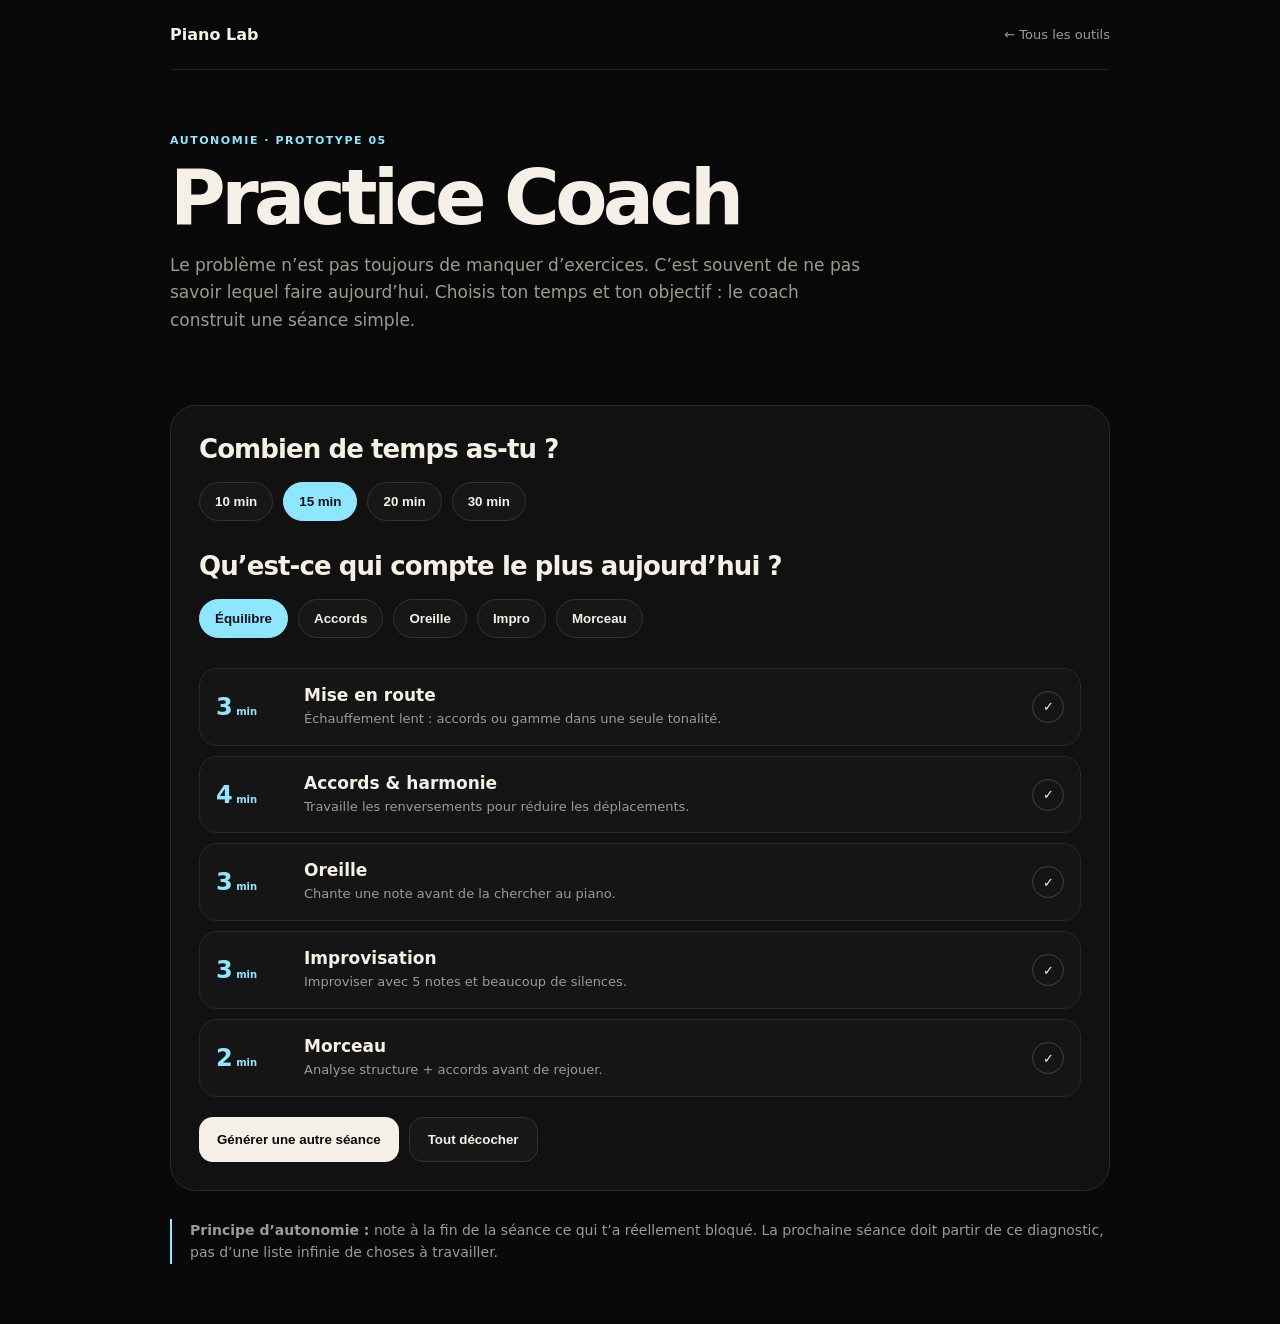
<file: music-lab/apps/practice-coach/index.html>
<!doctype html><html lang="fr"><head><meta charset="utf-8"><meta name="viewport" content="width=device-width,initial-scale=1"><meta name="theme-color" content="#090909"><title>Practice Coach — Piano Lab</title><style>:root{--bg:#090909;--panel:#111;--line:#2a2a2a;--text:#f4f0e8;--muted:#9f9991;--accent:#8fe7ff}*{box-sizing:border-box}body{margin:0;background:var(--bg);color:var(--text);font-family:Inter,system-ui,sans-serif}.wrap{width:min(calc(100% - 28px),940px);margin:auto}nav{height:70px;display:flex;align-items:center;justify-content:space-between;border-bottom:1px solid #222}a{color:inherit;text-decoration:none}.brand{font-weight:800}.back{font-size:13px;color:var(--muted)}header{padding:64px 0 30px}.kicker{color:var(--accent);font-size:11px;font-weight:900;letter-spacing:.14em;text-transform:uppercase}h1{font-size:clamp(44px,7vw,76px);line-height:.95;letter-spacing:-.06em;margin:15px 0 18px}header p{max-width:690px;color:var(--muted);font-size:17px;line-height:1.6}.panel{background:#111;border:1px solid var(--line);border-radius:26px;padding:28px;margin:24px 0}.question{font-size:26px;font-weight:850;letter-spacing:-.035em}.choices{display:flex;gap:10px;flex-wrap:wrap;margin:18px 0 30px}.chip{border:1px solid #333;background:#171717;color:var(--text);border-radius:999px;padding:11px 15px;font-weight:800;cursor:pointer}.chip.on{background:var(--accent);border-color:var(--accent);color:#081014}.plan{display:grid;gap:10px}.task{display:grid;grid-template-columns:72px 1fr auto;gap:16px;align-items:center;border:1px solid #292929;background:#151515;border-radius:18px;padding:16px}.minutes{font-size:24px;font-weight:900;color:var(--accent)}.task h3{margin:0 0 5px;font-size:17px}.task p{margin:0;color:var(--muted);font-size:13px;line-height:1.45}.check{width:32px;height:32px;border-radius:50%;border:1px solid #444;background:transparent;color:var(--text);cursor:pointer}.check.done{background:var(--accent);color:#071115;border-color:var(--accent)}.actions{margin-top:20px;display:flex;gap:10px;flex-wrap:wrap}.btn{border:0;border-radius:14px;padding:14px 18px;font-weight:850;cursor:pointer;background:var(--text);color:#090909}.btn.alt{background:#181818;color:var(--text);border:1px solid #333}.footer-note{margin:28px 0 60px;color:var(--muted);font-size:14px;line-height:1.6;border-left:2px solid var(--accent);padding-left:18px}@media(max-width:650px){.task{grid-template-columns:60px 1fr}.check{grid-column:2}}</style></head><body><div class="wrap"><nav><a class="brand" href="../../">Piano Lab</a><a class="back" href="../../">← Tous les outils</a></nav><header><div class="kicker">Autonomie · Prototype 05</div><h1>Practice Coach</h1><p>Le problème n’est pas toujours de manquer d’exercices. C’est souvent de ne pas savoir lequel faire aujourd’hui. Choisis ton temps et ton objectif : le coach construit une séance simple.</p></header><section class="panel"><div class="question">Combien de temps as-tu ?</div><div class="choices" id="times"><button class="chip" data-time="10">10 min</button><button class="chip on" data-time="15">15 min</button><button class="chip" data-time="20">20 min</button><button class="chip" data-time="30">30 min</button></div><div class="question">Qu’est-ce qui compte le plus aujourd’hui ?</div><div class="choices" id="goals"><button class="chip on" data-goal="equilibre">Équilibre</button><button class="chip" data-goal="accords">Accords</button><button class="chip" data-goal="oreille">Oreille</button><button class="chip" data-goal="impro">Impro</button><button class="chip" data-goal="morceau">Morceau</button></div><div class="plan" id="plan"></div><div class="actions"><button class="btn" id="regen">Générer une autre séance</button><button class="btn alt" id="reset">Tout décocher</button></div></section><div class="footer-note"><strong>Principe d’autonomie :</strong> note à la fin de la séance ce qui t’a réellement bloqué. La prochaine séance doit partir de ce diagnostic, pas d’une liste infinie de choses à travailler.</div></div><script>let time=15,goal='equilibre',seed=0;const bank={accords:['Enchaîne I–V–vi–IV dans une tonalité puis transpose.','Travaille les renversements pour réduire les déplacements.','Joue une progression avec 3 rythmes différents.'],oreille:['Retrouve une mélodie simple sans partition.','Écoute puis retrouve la basse de 3 accords.','Chante une note avant de la chercher au piano.'],impro:['Improviser avec 5 notes et beaucoup de silences.','Crée un motif de 2 secondes puis transforme-le.','Vise une note de l’accord au début de chaque phrase.'],morceau:['Isole le passage le plus fragile et ralentis-le.','Analyse structure + accords avant de rejouer.','Joue le morceau sans t’arrêter, puis note un seul problème.'],tech:['Échauffement lent : accords ou gamme dans une seule tonalité.','Coordination deux mains sur un motif très simple.','Travail au métronome, lent et propre.']};function pick(k,i){return bank[k][(i+seed)%bank[k].length]}function build(){let blocks;if(goal==='equilibre')blocks=[['tech',.2],['accords',.25],['oreille',.2],['impro',.2],['morceau',.15]];else blocks=[['tech',.15],[goal,.55],['morceau',.3]];let used=0;const tasks=blocks.map((b,i)=>{let m=i===blocks.length-1?time-used:Math.max(2,Math.round(time*b[1]));used+=m;return [m,pick(b[0],i),b[0]]});document.getElementById('plan').innerHTML=tasks.map((t,i)=>`<div class="task"><div class="minutes">${t[0]}<small style="font-size:10px"> min</small></div><div><h3>${label(t[2])}</h3><p>${t[1]}</p></div><button class="check" aria-label="Terminé">✓</button></div>`).join('');document.querySelectorAll('.check').forEach(b=>b.onclick=()=>b.classList.toggle('done'))}function label(k){return {tech:'Mise en route',accords:'Accords & harmonie',oreille:'Oreille',impro:'Improvisation',morceau:'Morceau'}[k]}document.querySelectorAll('#times .chip').forEach(b=>b.onclick=()=>{document.querySelectorAll('#times .chip').forEach(x=>x.classList.remove('on'));b.classList.add('on');time=+b.dataset.time;build()});document.querySelectorAll('#goals .chip').forEach(b=>b.onclick=()=>{document.querySelectorAll('#goals .chip').forEach(x=>x.classList.remove('on'));b.classList.add('on');goal=b.dataset.goal;build()});document.getElementById('regen').onclick=()=>{seed++;build()};document.getElementById('reset').onclick=()=>document.querySelectorAll('.check').forEach(b=>b.classList.remove('done'));build();</script></body></html>
</file>
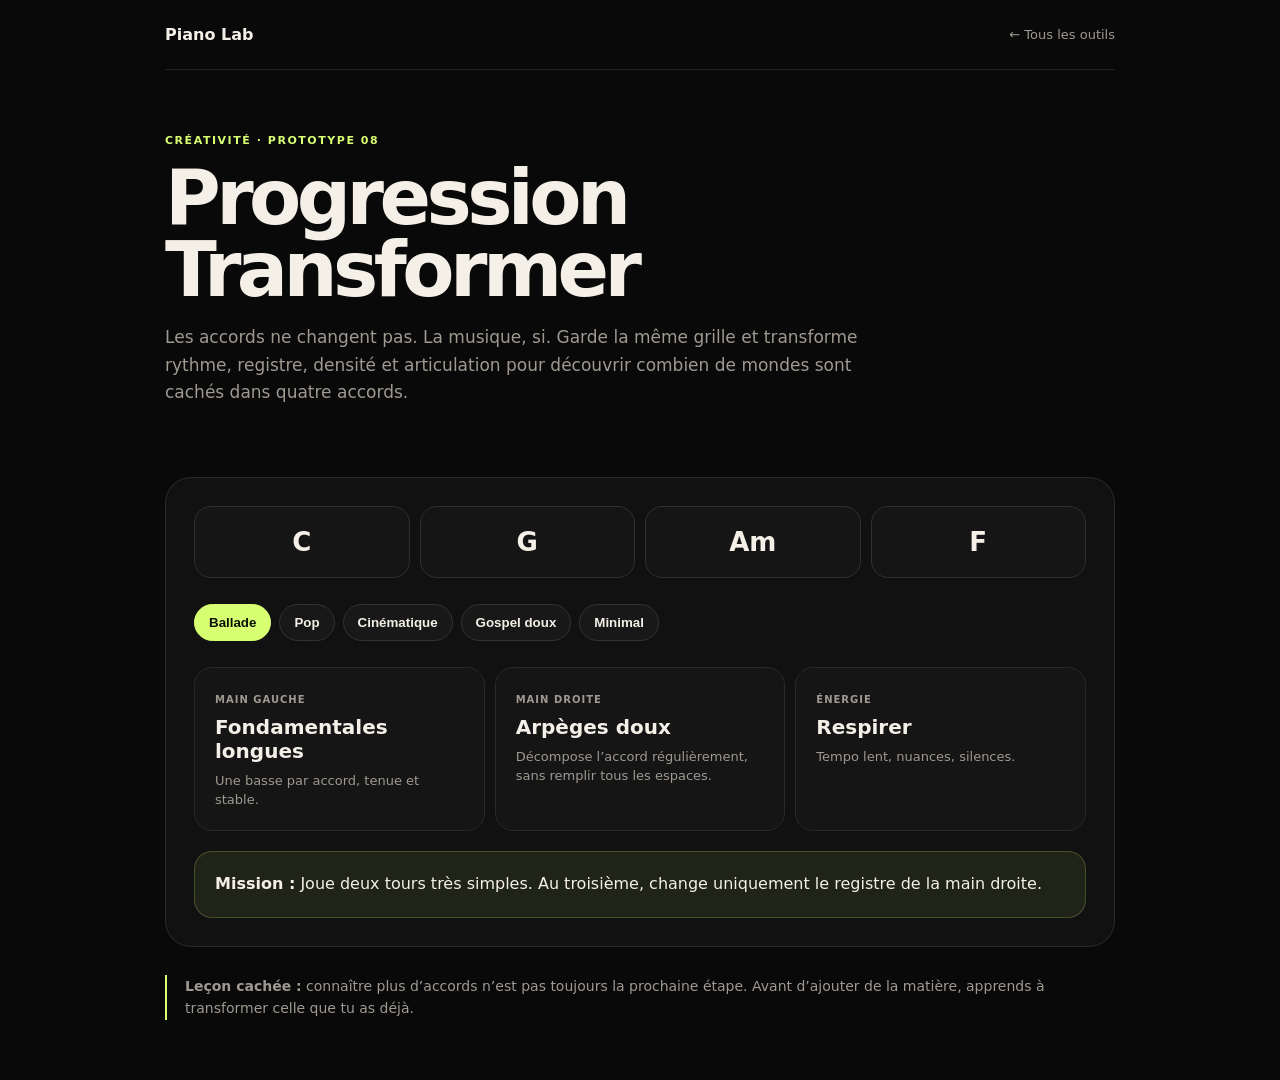
<file: music-lab/apps/progression-transformer/index.html>
<!doctype html><html lang="fr"><head><meta charset="utf-8"><meta name="viewport" content="width=device-width,initial-scale=1"><meta name="theme-color" content="#090909"><title>Progression Transformer — Piano Lab</title><style>:root{--bg:#090909;--panel:#111;--line:#2b2b2b;--text:#f4f0e8;--muted:#9f9991;--accent:#d8ff72}*{box-sizing:border-box}body{margin:0;background:var(--bg);color:var(--text);font-family:Inter,system-ui,sans-serif}.wrap{width:min(calc(100% - 28px),950px);margin:auto}nav{height:70px;display:flex;align-items:center;justify-content:space-between;border-bottom:1px solid #222}a{color:inherit;text-decoration:none}.brand{font-weight:800}.back{color:var(--muted);font-size:13px}header{padding:64px 0 30px}.kicker{color:var(--accent);font-size:11px;font-weight:900;text-transform:uppercase;letter-spacing:.14em}h1{font-size:clamp(44px,7vw,76px);line-height:.95;letter-spacing:-.06em;margin:15px 0 18px}header p{color:var(--muted);max-width:700px;line-height:1.6;font-size:17px}.panel{border:1px solid var(--line);background:#111;border-radius:26px;padding:28px;margin:24px 0}.progression{display:grid;grid-template-columns:repeat(4,1fr);gap:10px}.chord{border:1px solid #303030;border-radius:17px;background:#151515;padding:20px;text-align:center;font-size:26px;font-weight:900}.styles{display:flex;gap:8px;flex-wrap:wrap;margin:26px 0}.style{border:1px solid #333;background:#181818;color:var(--text);border-radius:999px;padding:10px 14px;font-weight:800;cursor:pointer}.style.on{background:var(--accent);border-color:var(--accent);color:#081005}.recipe{display:grid;grid-template-columns:repeat(3,1fr);gap:10px}.box{border:1px solid #292929;background:#151515;border-radius:18px;padding:20px}.box small{color:var(--muted);text-transform:uppercase;letter-spacing:.1em;font-weight:900;font-size:10px}.box strong{display:block;font-size:20px;margin:8px 0}.box p{color:var(--muted);font-size:13px;line-height:1.5;margin:0}.mission{margin-top:20px;padding:20px;border-radius:18px;background:rgba(216,255,114,.08);border:1px solid rgba(216,255,114,.2);line-height:1.55}.footer-note{margin:28px 0 60px;color:var(--muted);font-size:14px;line-height:1.6;border-left:2px solid var(--accent);padding-left:18px}@media(max-width:650px){.progression{grid-template-columns:1fr 1fr}.recipe{grid-template-columns:1fr}}</style></head><body><div class="wrap"><nav><a class="brand" href="../../">Piano Lab</a><a class="back" href="../../">← Tous les outils</a></nav><header><div class="kicker">Créativité · Prototype 08</div><h1>Progression Transformer</h1><p>Les accords ne changent pas. La musique, si. Garde la même grille et transforme rythme, registre, densité et articulation pour découvrir combien de mondes sont cachés dans quatre accords.</p></header><section class="panel"><div class="progression"><div class="chord">C</div><div class="chord">G</div><div class="chord">Am</div><div class="chord">F</div></div><div class="styles" id="styles"></div><div class="recipe"><div class="box"><small>Main gauche</small><strong id="left"></strong><p id="leftp"></p></div><div class="box"><small>Main droite</small><strong id="right"></strong><p id="rightp"></p></div><div class="box"><small>Énergie</small><strong id="energy"></strong><p id="energyp"></p></div></div><div class="mission" id="mission"></div></section><div class="footer-note"><strong>Leçon cachée :</strong> connaître plus d’accords n’est pas toujours la prochaine étape. Avant d’ajouter de la matière, apprends à transformer celle que tu as déjà.</div></div><script>const styles=[{n:'Ballade',l:'Fondamentales longues',lp:'Une basse par accord, tenue et stable.',r:'Arpèges doux',rp:'Décompose l’accord régulièrement, sans remplir tous les espaces.',e:'Respirer',ep:'Tempo lent, nuances, silences.',m:'Joue deux tours très simples. Au troisième, change uniquement le registre de la main droite.'},{n:'Pop',l:'Octaves régulières',lp:'Fondamentale sur les temps forts.',r:'Accords pulsés',rp:'Pattern répétitif et très stable.',e:'Pulse',ep:'Le groove vient de la régularité.',m:'Garde exactement le même rythme pendant quatre tours sans accélérer.'},{n:'Cinématique',l:'Basses espacées',lp:'Fondamentale grave, éventuellement quinte.',r:'Voicings ouverts',rp:'Écarte les notes et utilise le registre.',e:'Grand espace',ep:'Peu de gestes, beaucoup de résonance.',m:'Essaie de faire grand avec le moins de notes possible.'},{n:'Gospel doux',l:'Basse + approche',lp:'Prépare parfois la prochaine fondamentale.',r:'Renversements liés',rp:'Conserve les notes communes entre les accords.',e:'Mouvement',ep:'Les voix intérieures créent la couleur.',m:'Cherche le chemin le plus court possible entre chaque accord.'},{n:'Minimal',l:'Une seule note',lp:'La fondamentale suffit.',r:'Motif de 2 notes',rp:'Répète une cellule plutôt qu’un accord complet.',e:'Hypnose',ep:'Répétition + micro-variations.',m:'Crée un motif de deux notes et ne change qu’une chose par tour.'}];let i=0;const s=document.getElementById('styles');function drawButtons(){s.innerHTML=styles.map((x,j)=>`<button class="style ${j===i?'on':''}" data-i="${j}">${x.n}</button>`).join('');document.querySelectorAll('.style').forEach(b=>b.onclick=()=>{i=+b.dataset.i;draw()})}function draw(){const x=styles[i];document.getElementById('left').textContent=x.l;document.getElementById('leftp').textContent=x.lp;document.getElementById('right').textContent=x.r;document.getElementById('rightp').textContent=x.rp;document.getElementById('energy').textContent=x.e;document.getElementById('energyp').textContent=x.ep;document.getElementById('mission').innerHTML='<strong>Mission :</strong> '+x.m;drawButtons()}draw();</script></body></html>
</file>
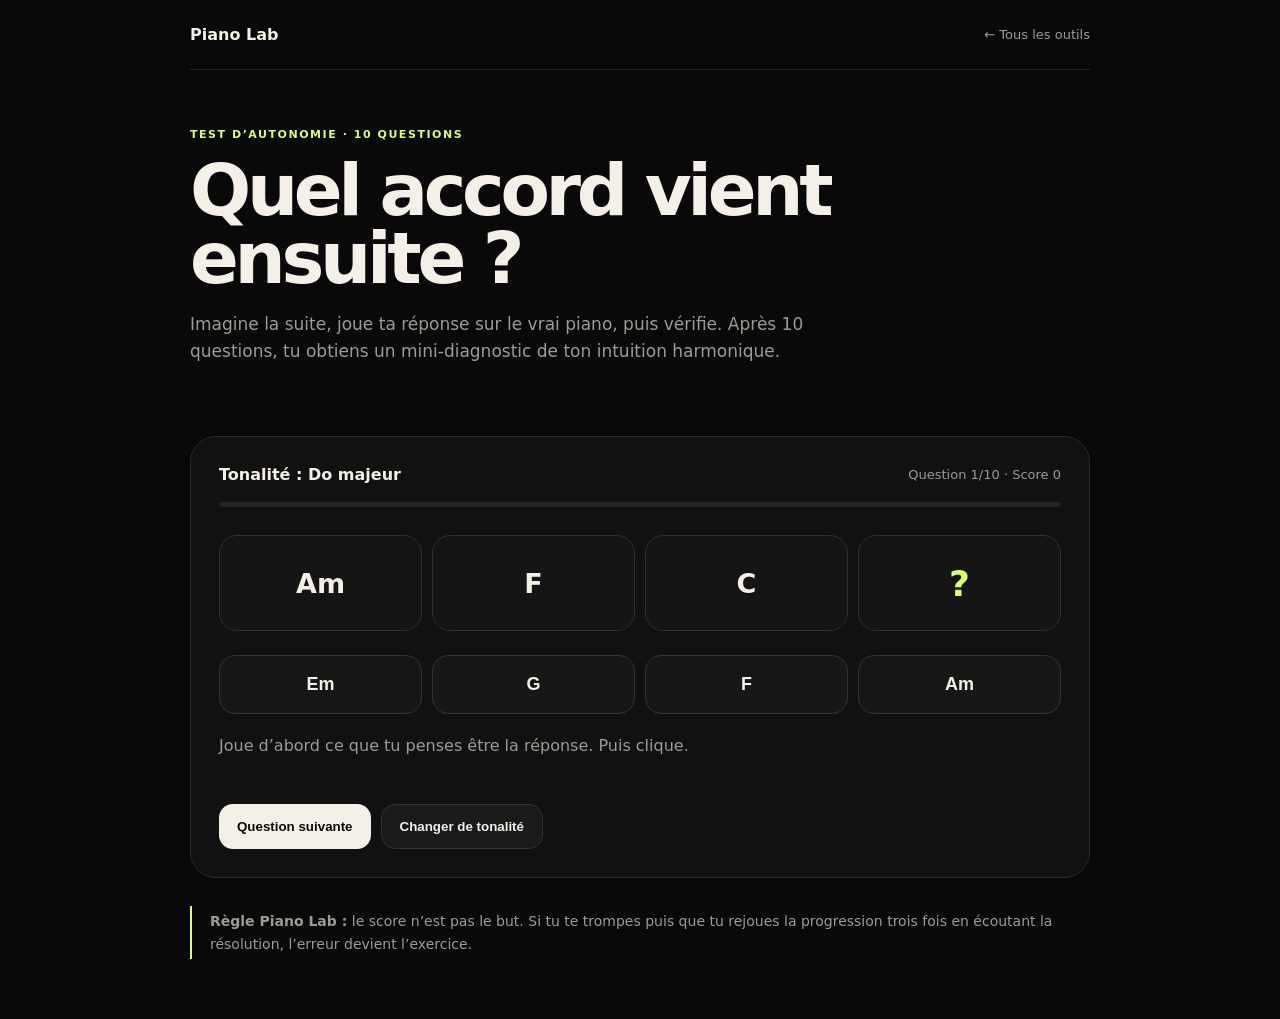
<file: music-lab/apps/quel-accord/index.html>
<!doctype html><html lang="fr"><head><meta charset="utf-8"><meta name="viewport" content="width=device-width,initial-scale=1"><meta name="theme-color" content="#090909"><title>Quel accord vient ensuite ? — Piano Lab</title><style>:root{--bg:#090909;--panel:#111;--line:#2a2a2a;--text:#f4f0e8;--muted:#9f9a92;--accent:#d8ff72;--bad:#ff8f8f}*{box-sizing:border-box}body{margin:0;background:var(--bg);color:var(--text);font-family:Inter,system-ui,sans-serif}.wrap{width:min(calc(100% - 28px),900px);margin:auto}nav{height:70px;display:flex;align-items:center;justify-content:space-between;border-bottom:1px solid #222}a{color:inherit;text-decoration:none}.brand{font-weight:800}.back{color:var(--muted);font-size:13px}header{padding:58px 0 30px}.kicker{color:var(--accent);text-transform:uppercase;font-size:11px;font-weight:900;letter-spacing:.14em}h1{font-size:clamp(42px,7vw,72px);line-height:.95;letter-spacing:-.06em;margin:15px 0 18px}header p{color:var(--muted);max-width:680px;line-height:1.6;font-size:17px}.panel{border:1px solid var(--line);background:var(--panel);border-radius:26px;padding:28px;margin:24px 0}.top{display:flex;justify-content:space-between;gap:14px;align-items:center;flex-wrap:wrap}.score{color:var(--muted);font-size:13px}.progress{height:5px;background:#242424;border-radius:10px;margin:18px 0 28px;overflow:hidden}.bar{height:100%;background:var(--accent);width:0;transition:.25s}.sequence{display:grid;grid-template-columns:repeat(4,1fr);gap:10px;margin:0 0 24px}.slot{min-height:96px;border:1px solid #303030;border-radius:18px;background:#151515;display:grid;place-items:center;font-size:27px;font-weight:850}.slot.mystery{color:var(--accent);font-size:36px}.answers{display:grid;grid-template-columns:repeat(4,1fr);gap:10px}.choice{border:1px solid #333;background:#171717;color:var(--text);border-radius:16px;padding:18px 10px;font-size:18px;font-weight:800;cursor:pointer}.choice.good{background:var(--accent);color:#090909;border-color:var(--accent)}.choice.bad{border-color:var(--bad);color:var(--bad)}.feedback{min-height:70px;margin-top:20px;color:var(--muted);line-height:1.55}.feedback strong{color:var(--text)}.actions{display:flex;gap:10px;flex-wrap:wrap}.btn{border:0;border-radius:14px;padding:14px 18px;font-weight:850;cursor:pointer;background:var(--text);color:#090909}.btn.secondary{background:#1a1a1a;color:var(--text);border:1px solid #333}.result{display:none}.result.show{display:block}.result h2{font-size:42px;letter-spacing:-.05em;margin:10px 0}.diagnosis{padding:18px;border-radius:16px;background:#171717;border:1px solid #2d2d2d;color:var(--muted);line-height:1.6;margin:18px 0}.note{border-left:2px solid var(--accent);padding:4px 0 4px 18px;color:var(--muted);font-size:14px;line-height:1.6;margin:28px 0 60px}@media(max-width:620px){.answers,.sequence{grid-template-columns:1fr 1fr}.slot{min-height:78px}}</style></head><body><div class="wrap"><nav><a class="brand" href="../../">Piano Lab</a><a class="back" href="../../">← Tous les outils</a></nav><header><div class="kicker">Test d’autonomie · 10 questions</div><h1>Quel accord vient ensuite ?</h1><p>Imagine la suite, joue ta réponse sur le vrai piano, puis vérifie. Après 10 questions, tu obtiens un mini-diagnostic de ton intuition harmonique.</p></header><section class="panel" id="game"><div class="top"><strong id="keyLabel">Tonalité : Do majeur</strong><div class="score">Question <span id="q">1</span>/10 · Score <span id="score">0</span></div></div><div class="progress"><div class="bar" id="bar"></div></div><div class="sequence" id="sequence"></div><div class="answers" id="answers"></div><div class="feedback" id="feedback">Joue d’abord ce que tu penses être la réponse. Puis clique.</div><div class="actions"><button class="btn" id="next" disabled>Question suivante</button><button class="btn secondary" id="key">Changer de tonalité</button></div></section><section class="panel result" id="result"><div class="kicker">Résultat</div><h2><span id="final">0</span>/10</h2><div class="diagnosis" id="diagnosis"></div><div class="actions"><button class="btn" id="again">Refaire le test</button><a class="btn secondary" href="../ear-piano/">Continuer avec Ear → Piano</a></div></section><div class="note"><strong>Règle Piano Lab :</strong> le score n’est pas le but. Si tu te trompes puis que tu rejoues la progression trois fois en écoutant la résolution, l’erreur devient l’exercice.</div></div><script>const keys=[['Do',['C','Dm','Em','F','G','Am']],['Sol',['G','Am','Bm','C','D','Em']],['Ré',['D','Em','F#m','G','A','Bm']],['Fa',['F','Gm','Am','Bb','C','Dm']],['La',['A','Bm','C#m','D','E','F#m']]];const patterns=[[0,4,5,3],[0,3,4,0],[5,3,0,4],[0,5,3,4],[1,4,0,0],[0,2,3,4],[3,4,0,5],[5,1,4,0]];let ki=0,score=0,q=1,answer='',locked=false;const seq=document.getElementById('sequence'),ans=document.getElementById('answers'),fb=document.getElementById('feedback');function round(){locked=false;document.getElementById('next').disabled=true;const chords=keys[ki][1],p=patterns[Math.floor(Math.random()*patterns.length)];answer=chords[p[3]];seq.innerHTML=p.slice(0,3).map(i=>`<div class="slot">${chords[i]}</div>`).join('')+'<div class="slot mystery">?</div>';let choices=[answer];while(choices.length<4){let c=chords[Math.floor(Math.random()*chords.length)];if(!choices.includes(c))choices.push(c)}choices.sort(()=>Math.random()-.5);ans.innerHTML=choices.map(c=>`<button class="choice" data-c="${c}">${c}</button>`).join('');fb.textContent='Joue d’abord ce que tu penses être la réponse. Puis clique.';document.querySelectorAll('.choice').forEach(b=>b.onclick=()=>pick(b));document.getElementById('q').textContent=q;document.getElementById('bar').style.width=((q-1)*10)+'%'}function pick(b){if(locked)return;locked=true;if(b.dataset.c===answer){score++;document.getElementById('score').textContent=score;b.classList.add('good');fb.innerHTML='<strong>Oui.</strong> Rejoue la progression et mémorise la sensation.'}else{b.classList.add('bad');document.querySelector(`[data-c="${answer}"]`).classList.add('good');fb.innerHTML=`Réponse : <strong>${answer}</strong>. Rejoue-la trois fois avant de continuer.`}document.getElementById('next').disabled=false;document.getElementById('bar').style.width=(q*10)+'%'}function finish(){document.getElementById('game').style.display='none';const r=document.getElementById('result');r.classList.add('show');document.getElementById('final').textContent=score;let d=score>=8?'Très bonne intuition harmonique. Travaille maintenant la transposition et les renversements pour rendre cette compréhension plus libre.':score>=5?'Tu reconnais déjà plusieurs logiques, mais certaines résolutions ne sont pas encore automatiques. Rejouer les erreurs dans plusieurs tonalités sera plus utile que mémoriser davantage d’accords.':'Ton prochain levier n’est probablement pas d’apprendre plus d’accords : entraîne d’abord la sensation des fonctions I, IV, V et vi dans des progressions simples.';document.getElementById('diagnosis').textContent=d;localStorage.setItem('pianolab-chord-score',score)}document.getElementById('next').onclick=()=>{if(q>=10)finish();else{q++;round()}};document.getElementById('key').onclick=()=>{ki=(ki+1)%keys.length;document.getElementById('keyLabel').textContent='Tonalité : '+keys[ki][0]+' majeur';round()};document.getElementById('again').onclick=()=>{score=0;q=1;document.getElementById('score').textContent=0;document.getElementById('game').style.display='block';document.getElementById('result').classList.remove('show');round()};round();</script></body></html>
</file>
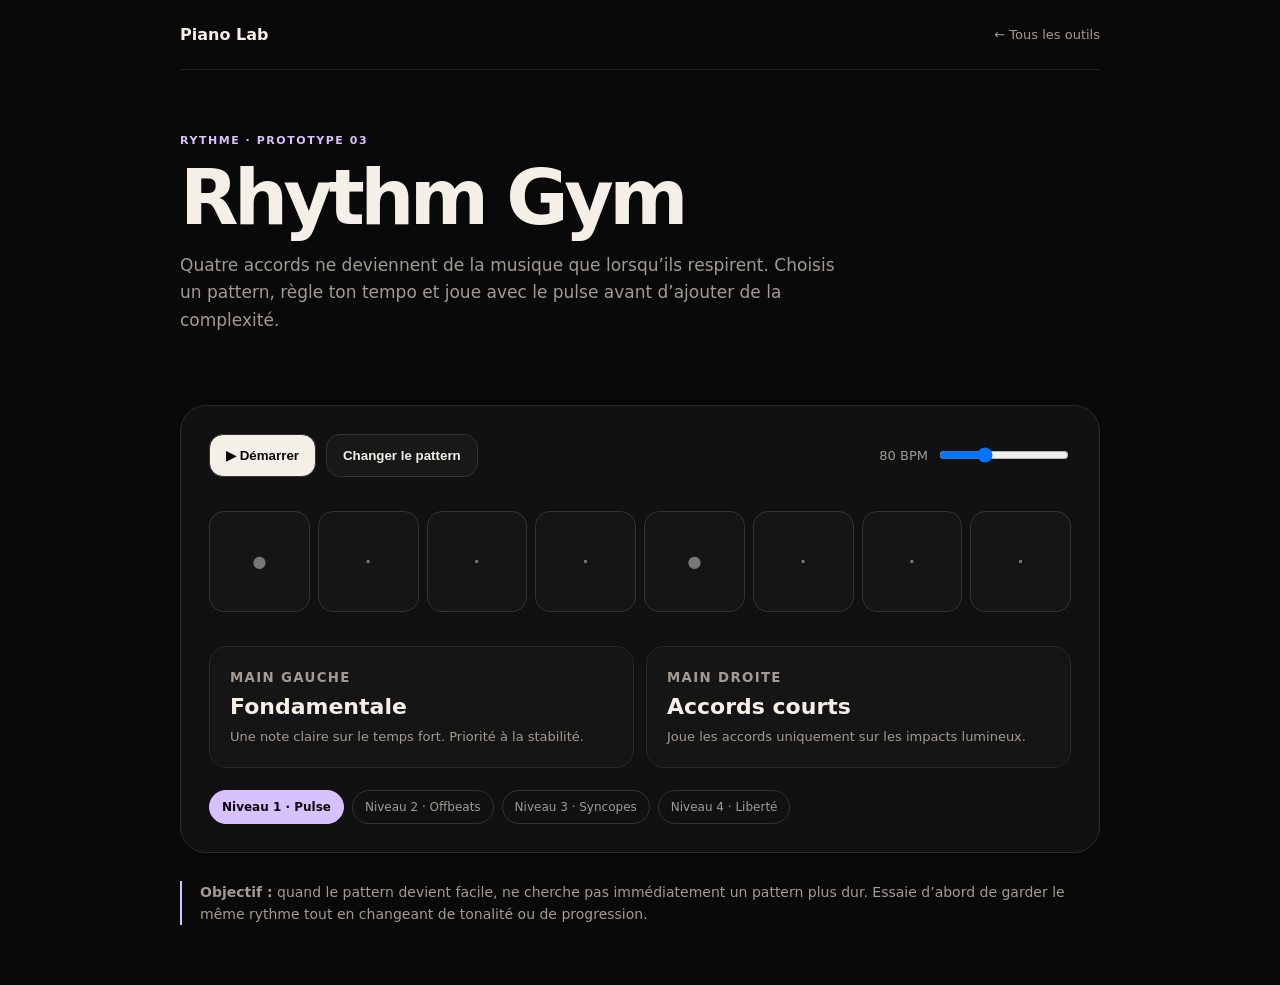
<file: music-lab/apps/rhythm-gym/index.html>
<!doctype html><html lang="fr"><head><meta charset="utf-8"><meta name="viewport" content="width=device-width,initial-scale=1"><meta name="theme-color" content="#090909"><title>Rhythm Gym — Piano Lab</title><style>:root{--bg:#090909;--panel:#111;--line:#2b2b2b;--text:#f4f0e8;--muted:#a19b93;--accent:#d7c2ff}*{box-sizing:border-box}body{margin:0;background:var(--bg);color:var(--text);font-family:Inter,system-ui,sans-serif}.wrap{width:min(calc(100% - 28px),920px);margin:auto}nav{height:70px;display:flex;align-items:center;justify-content:space-between;border-bottom:1px solid #222}a{color:inherit;text-decoration:none}.brand{font-weight:800}.back{color:var(--muted);font-size:13px}header{padding:64px 0 30px}.kicker{color:var(--accent);text-transform:uppercase;font-size:11px;font-weight:900;letter-spacing:.14em}h1{font-size:clamp(44px,7vw,76px);line-height:.95;letter-spacing:-.06em;margin:15px 0 18px}header p{color:var(--muted);max-width:660px;line-height:1.6;font-size:17px}.panel{border:1px solid var(--line);background:#111;border-radius:26px;padding:28px;margin:24px 0}.controls{display:flex;gap:10px;flex-wrap:wrap}.btn{border:1px solid #333;background:#181818;color:var(--text);border-radius:14px;padding:13px 16px;font-weight:800;cursor:pointer}.btn.primary{background:var(--text);color:#090909}.tempo{margin-left:auto;display:flex;align-items:center;gap:9px;color:var(--muted);font-size:13px}.tempo input{width:130px}.pattern{display:grid;grid-template-columns:repeat(8,1fr);gap:8px;margin:34px 0}.beat{aspect-ratio:1;border:1px solid #343434;border-radius:15px;display:grid;place-items:center;font-weight:900;color:#777;background:#151515;transition:.08s}.beat.hit{color:#090909;background:var(--accent);border-color:var(--accent);transform:translateY(-2px)}.instructions{display:grid;grid-template-columns:1fr 1fr;gap:12px}.box{background:#151515;border:1px solid #282828;border-radius:18px;padding:20px}.box small{color:var(--muted);text-transform:uppercase;letter-spacing:.1em;font-weight:800}.box strong{display:block;font-size:22px;margin:8px 0}.box p{color:var(--muted);font-size:13px;line-height:1.55;margin:0}.levels{display:flex;gap:8px;flex-wrap:wrap;margin-top:22px}.level{border:1px solid #333;border-radius:999px;padding:9px 12px;color:var(--muted);cursor:pointer;font-size:12px}.level.on{color:#090909;background:var(--accent);border-color:var(--accent);font-weight:900}.tip{margin:28px 0 60px;color:var(--muted);line-height:1.6;font-size:14px;border-left:2px solid var(--accent);padding-left:18px}@media(max-width:650px){.pattern{grid-template-columns:repeat(4,1fr)}.instructions{grid-template-columns:1fr}.tempo{width:100%;margin-left:0}}</style></head><body><div class="wrap"><nav><a class="brand" href="../../">Piano Lab</a><a class="back" href="../../">← Tous les outils</a></nav><header><div class="kicker">Rythme · Prototype 03</div><h1>Rhythm Gym</h1><p>Quatre accords ne deviennent de la musique que lorsqu’ils respirent. Choisis un pattern, règle ton tempo et joue avec le pulse avant d’ajouter de la complexité.</p></header><section class="panel"><div class="controls"><button class="btn primary" id="play">▶ Démarrer</button><button class="btn" id="random">Changer le pattern</button><div class="tempo"><span id="bpmLabel">80 BPM</span><input id="bpm" type="range" min="50" max="140" value="80"></div></div><div class="pattern" id="pattern"></div><div class="instructions"><div class="box"><small>Main gauche</small><strong id="left">Fondamentale</strong><p>Une note claire sur le temps fort. Priorité à la stabilité.</p></div><div class="box"><small>Main droite</small><strong id="right">Accords courts</strong><p>Joue les accords uniquement sur les impacts lumineux.</p></div></div><div class="levels" id="levels"><span class="level on" data-l="0">Niveau 1 · Pulse</span><span class="level" data-l="1">Niveau 2 · Offbeats</span><span class="level" data-l="2">Niveau 3 · Syncopes</span><span class="level" data-l="3">Niveau 4 · Liberté</span></div></section><div class="tip"><strong>Objectif :</strong> quand le pattern devient facile, ne cherche pas immédiatement un pattern plus dur. Essaie d’abord de garder le même rythme tout en changeant de tonalité ou de progression.</div></div><script>const patterns=[[[1,0,0,0,1,0,0,0],[1,0,1,0,1,0,1,0]],[[1,0,1,0,1,0,1,0],[1,1,0,1,1,1,0,1]],[[1,0,0,1,0,1,1,0],[1,0,1,1,0,1,0,1]],[[1,1,1,1,1,1,1,1]]];let level=0,pindex=0,timer=null,pos=0;const el=document.getElementById('pattern');function current(){return patterns[level][pindex%patterns[level].length]}function draw(){el.innerHTML=current().map((v,i)=>`<div class="beat" data-i="${i}">${v?'●':'·'}</div>`).join('')}function tick(){document.querySelectorAll('.beat').forEach(x=>x.classList.remove('hit'));const p=current();if(p[pos])document.querySelector(`[data-i="${pos}"]`).classList.add('hit');pos=(pos+1)%8}function start(){clearInterval(timer);pos=0;const bpm=+document.getElementById('bpm').value;timer=setInterval(tick,60000/bpm/2);document.getElementById('play').textContent='■ Arrêter'}document.getElementById('play').onclick=()=>{if(timer){clearInterval(timer);timer=null;document.getElementById('play').textContent='▶ Démarrer';document.querySelectorAll('.beat').forEach(x=>x.classList.remove('hit'))}else start()};document.getElementById('bpm').oninput=e=>{document.getElementById('bpmLabel').textContent=e.target.value+' BPM';if(timer)start()};document.getElementById('random').onclick=()=>{pindex++;draw()};document.querySelectorAll('.level').forEach(b=>b.onclick=()=>{document.querySelectorAll('.level').forEach(x=>x.classList.remove('on'));b.classList.add('on');level=+b.dataset.l;pindex=0;draw();const L=[['Fondamentale','Accords courts'],['Fondamentale + quinte','Accords sur contretemps'],['Basse simple','Accords syncopés'],['Basse libre','Crée ton propre motif']][level];document.getElementById('left').textContent=L[0];document.getElementById('right').textContent=L[1]});draw();</script></body></html>
</file>
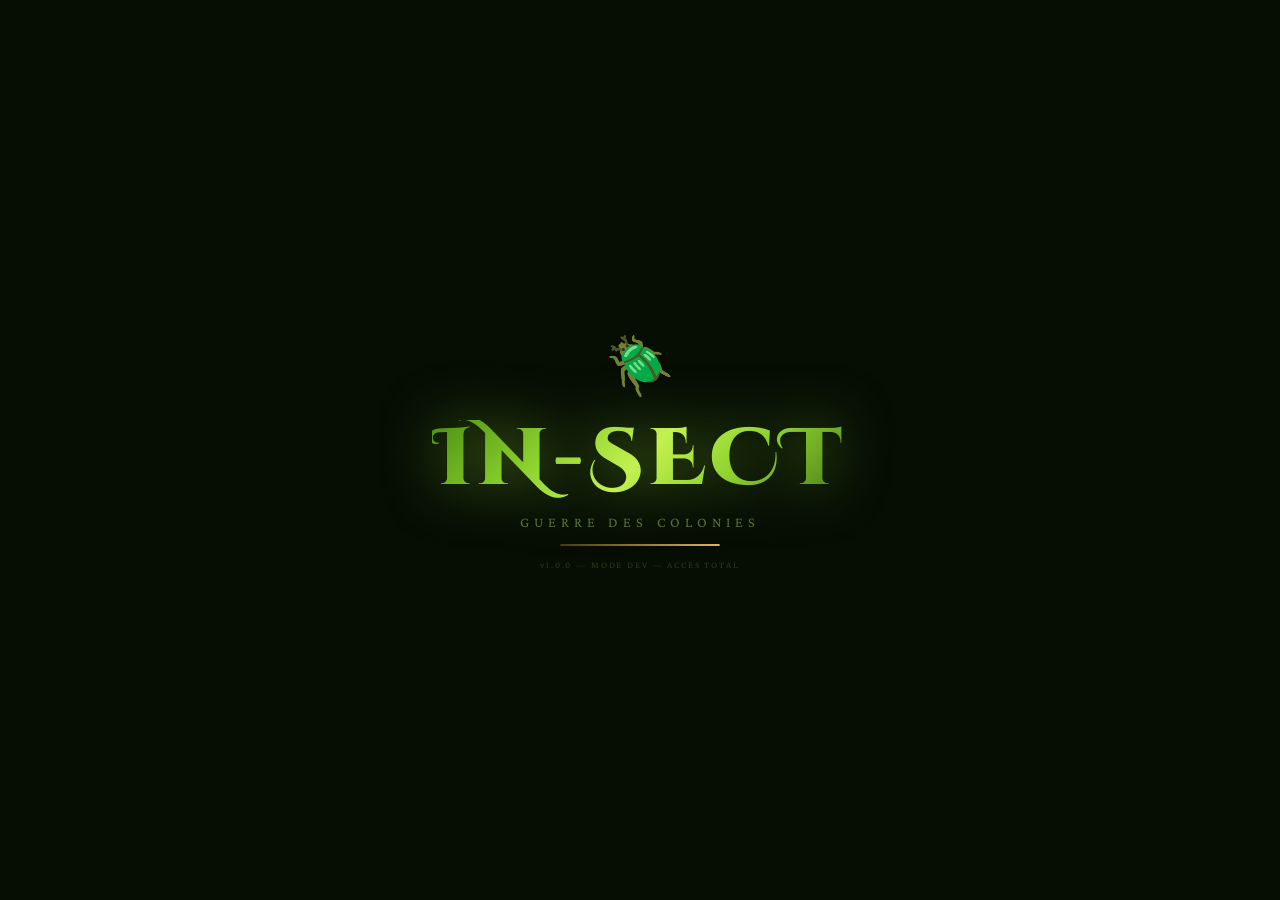
<file: IN-SECT-v8-DEV-AI-4.html>
<!DOCTYPE html>
<html lang="fr">
<head>
<meta charset="UTF-8">
<meta name="viewport" content="width=device-width,initial-scale=1.0,maximum-scale=1.0,user-scalable=no,viewport-fit=cover">
  <meta name="apple-mobile-web-app-capable" content="yes">
  <meta name="apple-mobile-web-app-status-bar-style" content="black-translucent">
  <meta name="mobile-web-app-capable" content="yes">
<meta name="theme-color" content="#060e04">
<meta name="mobile-web-app-capable" content="yes">
<meta name="apple-mobile-web-app-capable" content="yes">
<meta name="apple-mobile-web-app-status-bar-style" content="black-translucent">
<title>IN-SECT — DEV (Accès Total)</title>
<link rel="preconnect" href="https://fonts.googleapis.com">
<link href="https://fonts.googleapis.com/css2?family=Cinzel+Decorative:wght@700;900&family=Cinzel:wght@400;600;700&family=Crimson+Pro:ital,wght@0,300;0,400;1,300&display=swap" rel="stylesheet">
<style>
/* ══════════════════════════════════════════
   DESIGN TOKENS
══════════════════════════════════════════ */
:root{
  --bg:#060e04;--bg2:#0a1507;--card:#0d1b08;--panel:#101f0c;--border:#1a2e10;
  /* Vert UI : désaturé pour ne pas concurrencer les colonies */
  --green:#6aaa28;--green-l:#90c858;--green-d:#3a6010;--green-dim:#223808;
  /* Or premium : plus doux, moins flash */
  --gold:#c8a040;--gold-l:#ddb860;--gold-d:#8a6820;--gold-dim:#4a3810;
  --gold-glow:rgba(200,160,64,.25);--amber:#c8a040;--amber-d:#8a6820;
  --text:#d0e8a8;--text-dim:#8aaa50;--text-muted:#587030;
  --safe-top:env(safe-area-inset-top,0px);--safe-bot:env(safe-area-inset-bottom,0px);
  --anim:400ms;--cs:min(9.5vw,48px);
  --r-sm:10px;--r-md:14px;--r-lg:18px;
}
*,*::before,*::after{box-sizing:border-box;margin:0;padding:0;-webkit-tap-highlight-color:transparent;-webkit-touch-callout:none;}
html,body{height:100%;overflow:hidden;background:var(--bg);}
body{color:var(--text);font-family:'Cinzel',serif;overscroll-behavior:none;touch-action:manipulation;user-select:none;font-size:16px;-webkit-tap-highlight-color:transparent;}

/* ══ AMBIENT CANVAS ══ */
#ambient{position:fixed;inset:0;pointer-events:none;z-index:0;opacity:.5;}
/* ══ FX CANVAS (captures, particles) ══ */
#fx-canvas{position:fixed;inset:0;pointer-events:none;z-index:100;}

/* ══════════════════════════════════════════
   LAYER SYSTEM — cinematic transitions
══════════════════════════════════════════ */
.layer{
  position:fixed;inset:0;display:flex;flex-direction:column;align-items:center;
  z-index:10;overflow:hidden;
  transition:opacity .35s cubic-bezier(.4,0,.2,1),transform .35s cubic-bezier(.4,0,.2,1);
}
.layer.hidden{opacity:0;pointer-events:none;transform:translateY(18px);}
.layer.slide-left{transform:translateX(-100%);}
.layer.slide-right{transform:translateX(100%);}

/* ══════════════════════════════════════════
   SPLASH
══════════════════════════════════════════ */
#splash{background:var(--bg);z-index:200;justify-content:center;align-items:center;}
.splash-inner{display:flex;flex-direction:column;align-items:center;gap:14px;animation:splashIn 1.1s cubic-bezier(.2,0,.3,1) forwards;}
@keyframes splashIn{0%{opacity:0;transform:scale(.82) translateY(24px);}60%{opacity:1;transform:scale(1.02) translateY(-3px);}100%{opacity:1;transform:scale(1) translateY(0);}}
.splash-bug{font-size:3.5rem;animation:bugFloat 2.4s ease-in-out infinite;}
@keyframes bugFloat{0%,100%{transform:translateY(0);}50%{transform:translateY(-9px);}}
.splash-title{
  font-family:'Cinzel Decorative',serif;font-size:clamp(3rem,13vw,5rem);font-weight:900;
  background:linear-gradient(135deg,#4a9010 0%,#8fd430 30%,#c4f050 50%,#8fd430 70%,#4a7a18 100%);
  -webkit-background-clip:text;-webkit-text-fill-color:transparent;
  filter:drop-shadow(0 0 28px rgba(143,212,48,.55));letter-spacing:.07em;line-height:1;
}
.splash-sub{font-family:'Crimson Pro',serif;font-size:clamp(.75rem,3.2vw,.9rem);color:var(--text-muted);letter-spacing:.35em;text-transform:uppercase;}
.splash-bar{width:160px;height:2px;background:var(--card);border-radius:2px;overflow:hidden;}
.splash-bar-fill{height:100%;width:0;background:linear-gradient(90deg,var(--gold-dim),var(--gold-l));border-radius:2px;animation:loadBar 1.7s ease-out .4s forwards;}
@keyframes loadBar{to{width:100%;}}
.splash-ver{font-size:.58rem;color:#2a3a18;letter-spacing:.2em;font-family:'Crimson Pro',serif;}

/* ══════════════════════════════════════════
   MENU — One Screen
══════════════════════════════════════════ */
#menu{padding:calc(var(--safe-top)+6px) 14px calc(var(--safe-bot)+4px);gap:0;-webkit-overflow-scrolling:touch;justify-content:space-between;overflow:hidden;align-items:center;}

.menu-top{width:100%;max-width:390px;display:flex;align-items:center;justify-content:space-between;padding:4px 0 8px;flex-shrink:0;}
.menu-logo-block{display:flex;flex-direction:column;gap:1px;}
.menu-logo{
  font-family:'Cinzel Decorative',serif;font-size:clamp(1.2rem,6vw,1.8rem);font-weight:900;
  background:linear-gradient(135deg,#5a8a20,#90c840 45%,#6aaa28 70%,#3a6010);
  -webkit-background-clip:text;-webkit-text-fill-color:transparent;
  filter:drop-shadow(0 0 6px rgba(106,170,40,.3));letter-spacing:.06em;line-height:1;
}
.menu-sub{font-family:'Crimson Pro',serif;font-size:.75rem;color:var(--text-dim);letter-spacing:.28em;text-transform:uppercase;}
.menu-stats-mini{display:flex;flex-direction:column;align-items:flex-end;gap:3px;}
.mstat{font-family:'Crimson Pro',serif;font-size:.85rem;color:var(--text-dim);display:flex;align-items:center;gap:5px;}
.mstat b{color:var(--gold-l);font-family:'Cinzel',serif;font-size:.92rem;}

/* Config grid — 3 colonnes : preview | config centrale | niveau IA */
.menu-config{display:none;}

/* Colonne gauche : preview selon le mode */
.mode-preview{
  background:linear-gradient(145deg,var(--card),var(--bg2));border:none;
  border-radius:var(--r-md);padding:4px 2px;background:transparent;display:flex;flex-direction:column;align-items:center;gap:3px;
  position:relative;overflow:hidden;min-height:0;justify-content:center;align-self:stretch;
}
.mode-preview::before{display:none;}
.preview-label{font-size:.65rem;letter-spacing:.12em;color:var(--green-d);text-transform:uppercase;font-family:'Cinzel',serif;text-align:center;}
.preview-tagline{font-size:.72rem;color:var(--green-l);font-family:'Crimson Pro',serif;font-style:italic;text-align:center;line-height:1.4;margin-top:4px;}
.preview-svg{width:160px;height:160px;display:block;animation:previewGlow 3.5s ease-in-out infinite;}
@keyframes previewGlow{
  0%,100%{filter:drop-shadow(0 0 3px rgba(106,170,40,.15));}
  50%{filter:drop-shadow(0 0 8px rgba(106,170,40,.3));}
}

/* Colonne centrale : adversaires + colonie empilés */
.menu-config-center{display:flex;flex-direction:column;gap:7px;}

/* Colonne droite : niveau IA vertical */
.ai-level-col{
  background:linear-gradient(145deg,var(--card),var(--bg2));border:1px solid rgba(26,46,16,.6);
  border-radius:var(--r-md);padding:8px 6px 9px;display:flex;flex-direction:column;gap:5px;
  position:relative;overflow:hidden;
}
.ai-level-col::before{display:none;}

/* Niveau IA vertical (une colonne) */
.ailgrid-v{display:flex;flex-direction:column;gap:5px;}
.ailbtn-v{
  padding:8px 5px;border-radius:7px;border:1.5px solid rgba(45,78,14,.5);background:var(--panel);
  color:var(--text-dim);cursor:pointer;font-family:'Cinzel',serif;font-size:.7rem;font-weight:700;
  display:flex;flex-direction:column;align-items:center;gap:2px;
  transition:all .18s;position:relative;
}
.ailbtn-v .alv{font-size:1.3rem;line-height:1;}
.ailbtn-v .aln{font-size:.72rem;letter-spacing:.06em;font-weight:700;}
.ailbtn-v .ali{font-size:.65rem;color:var(--text-muted);font-family:'Crimson Pro',serif;font-style:italic;}
.ailbtn-v.sel{border-color:var(--green)!important;color:var(--text);box-shadow:0 0 8px rgba(106,170,40,.25);background:#071200;}
.ailbtn-v .ai-lock{position:absolute;top:3px;right:4px;font-size:.55rem;color:var(--amber);}
.ailbtn-v:active{transform:scale(.93);}

/* Conserver l'ancienne .ailgrid/.ailbtn pour compatibilité éventuelle */
.ailgrid{display:grid;grid-template-columns:repeat(3,1fr);gap:5px;}
.ailbtn{
  padding:8px 3px;border-radius:7px;border:1.5px solid rgba(45,78,14,.5);background:var(--panel);
  color:var(--text-dim);cursor:pointer;font-family:'Cinzel',serif;font-size:.72rem;font-weight:700;
  display:flex;flex-direction:column;align-items:center;gap:3px;
  transition:all .18s;position:relative;min-height:60px;
}
.ailbtn .alv{font-size:1.5rem;line-height:1;}
.ailbtn .aln{font-size:.72rem;letter-spacing:.08em;font-weight:700;}
.ailbtn .ali{font-size:.65rem;color:var(--text-dim);font-family:'Crimson Pro',serif;font-style:italic;text-align:center;line-height:1.3;}
.ailbtn.sel{border-color:var(--green)!important;color:var(--text);box-shadow:0 0 8px rgba(106,170,40,.25);background:#071200;}
.ailbtn .ai-lock{position:absolute;top:4px;right:5px;font-size:.58rem;color:var(--amber);}
.ailbtn:active{transform:scale(.93);}

/* Play zone */
.menu-play-zone{width:100%;max-width:390px;display:flex;flex-direction:column;align-items:center;gap:8px;flex-shrink:0;padding:4px 0;}
.btn-play{
  width:100%;background:linear-gradient(160deg,#2d6000,#8fd430 40%,#6abf20 58%,#2d6000);
  border:none;border-radius:var(--r-lg);padding:0;height:54px;
  font-family:'Cinzel Decorative',serif;font-size:1.05rem;font-weight:700;color:#061200;
  letter-spacing:.14em;cursor:pointer;
  box-shadow:0 0 0 1px rgba(106,170,40,.2),0 4px 20px rgba(106,170,40,.25),0 1px 0 rgba(255,255,255,.1) inset;
  position:relative;overflow:hidden;
  transition:transform .15s cubic-bezier(.2,0,.3,1),box-shadow .15s;
  animation:playPulse 3s ease-in-out infinite;
  display:flex;align-items:center;justify-content:center;gap:10px;
}
.btn-play::after{content:'';position:absolute;top:0;left:-120%;width:80%;height:100%;background:linear-gradient(90deg,transparent,rgba(255,255,255,.25),transparent);animation:shimmer 3.5s ease-in-out infinite;}
@keyframes shimmer{0%,100%{left:-120%;}50%{left:140%;}}
@keyframes playPulse{
  0%,100%{box-shadow:0 0 0 1px rgba(106,170,40,.2),0 4px 20px rgba(106,170,40,.25),0 1px 0 rgba(255,255,255,.1) inset;}
  50%{box-shadow:0 0 0 1px rgba(106,170,40,.35),0 4px 28px rgba(106,170,40,.38),0 1px 0 rgba(255,255,255,.1) inset;}
}
.btn-play:active{transform:scale(.96);animation:none;}

.trial-badge{
  background:rgba(20,14,4,.8);border:1px solid rgba(74,56,16,.8);
  border-radius:10px;padding:6px 14px;
  font-family:'Crimson Pro',serif;font-size:.8rem;color:#a88840;
  text-align:center;width:100%;
  margin-top:4px;
}
.trial-badge b{color:#c8a050;font-size:.86rem;}
.trial-badge.warn{border-color:#9a4520;background:rgba(60,20,0,.55);}
.trial-badge.premium-ok{border-color:var(--gold-d);color:var(--gold);}

/* Bottom nav */
.bottom-nav{width:100%;max-width:390px;display:flex;gap:6px;flex-shrink:0;padding-bottom:2px;}
.bnav-btn{
  flex:1;height:42px;background:var(--card);border:1px solid rgba(26,46,16,.5);border-radius:var(--r-sm);
  display:flex;flex-direction:column;align-items:center;justify-content:center;gap:0;
  cursor:pointer;transition:all .2s;color:var(--text-muted);
  position:relative;overflow:hidden;
}
.bnav-btn .bni{font-size:1.3rem;line-height:1;transition:transform .2s;color:var(--text-muted);}
.bnav-btn:active{background:var(--panel);border-color:var(--green-d);color:var(--green);}
.bnav-btn:active .bni{transform:scale(1.2);}

/* ══════════════════════════════════════════
   GAME SCREEN — layout 100% fixe, board immobile
══════════════════════════════════════════ */
#game{
  display:grid;
  grid-template-rows:46px 1fr 46px 46px;
  padding:calc(var(--safe-top)+2px) 4px calc(var(--safe-bot)+4px);
  gap:4px;overflow:hidden;height:100%;box-sizing:border-box;
  align-items:center;
}

/* Top bar — hauteur FIXE 54px, ne grandit jamais */
.tban{
  width:100%;max-width:460px;
  background:linear-gradient(135deg,#0f1e08,#0a1605);
  border-radius:var(--r-sm);padding:0 8px;
  display:flex;align-items:center;gap:7px;
  border:1px solid rgba(106,170,40,.18);
  transition:border-color .35s,box-shadow .35s;
  height:46px;flex-shrink:0;overflow:hidden;
}
/* tph masqué — le message de phase sort en overlay */
.tph{display:none;}
/* Message de phase — overlay flottant centré, ne pousse rien */
.phase-msg{
  position:fixed;
  left:50%;transform:translateX(-50%);
  background:rgba(4,10,2,.95);
  border:1px solid var(--gold-d);border-radius:7px;
  padding:6px 16px;
  font-size:.8rem;color:var(--gold-l);
  font-style:italic;font-family:'Crimson Pro',serif;
  white-space:nowrap;pointer-events:none;
  z-index:50;
  transition:opacity .2s,top .2s;
  opacity:0;
}
.phase-msg.visible{opacity:1;}
.topbar-btns{display:flex;gap:5px;}
.btn-mini{
  background:rgba(0,0,0,.4);border:1.5px solid rgba(143,212,48,.3);border-radius:7px;padding:4px 9px;
  color:var(--gold);font-family:'Cinzel',serif;font-size:.74rem;cursor:pointer;letter-spacing:.05em;
  min-height:30px;min-width:34px;transition:all .15s;
}
.btn-mini:active{border-color:var(--gold);background:rgba(143,212,48,.14);transform:scale(.93);}
.tdot{width:11px;height:11px;border-radius:50%;flex-shrink:0;transition:all .3s;}
.ttxt{font-size:.9rem;font-weight:700;letter-spacing:.04em;flex:1;transition:color .3s;}
.tph{font-size:.78rem;color:var(--gold-l);font-style:italic;font-family:'Crimson Pro',serif;margin-top:1px;}

/* Board frame */
.bwrap{width:100%;max-width:460px;display:flex;justify-content:center;align-items:center;min-height:0;overflow:visible;position:relative;}
.bframe{
  border:1.5px solid rgba(106,170,40,.35);border-radius:7px;
  box-shadow:0 0 0 1px rgba(0,0,0,.95),0 0 28px rgba(106,170,40,.15),inset 0 0 0 1px rgba(106,170,40,.05);
  overflow:hidden;position:relative;
}
/* board shake */
.bframe.shake{animation:boardShake .38s cubic-bezier(.36,.07,.19,.97);}
@keyframes boardShake{
  0%,100%{transform:translateX(0);}
  15%{transform:translateX(-5px) rotate(-.4deg);}
  30%{transform:translateX(5px) rotate(.4deg);}
  45%{transform:translateX(-4px) rotate(-.3deg);}
  60%{transform:translateX(4px) rotate(.3deg);}
  75%{transform:translateX(-2px);}
  90%{transform:translateX(2px);}
}
#board{background:#020601;position:relative;display:block;touch-action:none;}

/* Cells — visible grid */
.cell{
  position:absolute;display:flex;align-items:center;justify-content:center;cursor:pointer;
  box-sizing:border-box;
  border-right:1px solid rgba(106,170,40,.3);
  border-bottom:1px solid rgba(106,170,40,.3);
  transition:background .15s;
}
.cell.l{background:#101c07;}
.cell.d{background:#040a01;}
.cell[id$="-0"]{border-left:1px solid rgba(106,170,40,.3);}
.cell[id^="cell-0-"]{border-top:1px solid rgba(106,170,40,.3);}

/* Nid Sacré — mystical pulsing aura */
.cell.lab{
  background:radial-gradient(circle,#0a1a06,#020802)!important;
  box-shadow:inset 0 0 18px rgba(80,160,80,.5),0 0 0 2px rgba(201,168,76,.4);
  animation:labAura 3s ease-in-out infinite;
}
@keyframes labAura{
  0%,100%{box-shadow:inset 0 0 18px rgba(80,160,80,.5),0 0 0 2px rgba(201,168,76,.35);}
  50%{box-shadow:inset 0 0 28px rgba(100,200,80,.7),0 0 0 3px rgba(201,168,76,.6),0 0 18px rgba(143,212,48,.2);}
}
.cell.lab::before{content:'';position:absolute;inset:3px;border:1.5px solid rgba(201,168,76,.55);border-radius:2px;animation:labRing 4s linear infinite;}
@keyframes labRing{0%{opacity:.4;}50%{opacity:1;}100%{opacity:.4;}}
.labsvg{width:58%;height:58%;opacity:.65;pointer-events:none;position:absolute;animation:labSvgGlow 3s ease-in-out infinite;}
@keyframes labSvgGlow{0%,100%{filter:none;}50%{filter:drop-shadow(0 0 4px rgba(201,168,76,.7));}}

/* Highlights */
.cell.sc{background:rgba(143,212,48,.32)!important;box-shadow:inset 0 0 16px rgba(143,212,48,.6);}
.cell.vm::after{content:'';position:absolute;width:32%;height:32%;border-radius:50%;background:rgba(143,212,48,.88);box-shadow:0 0 12px rgba(143,212,48,1);animation:dpulse 1s ease-in-out infinite;pointer-events:none;}
.cell.vk::after{content:'';position:absolute;inset:2px;border:2.5px solid rgba(255,80,80,1);border-radius:3px;animation:kpulse .8s ease-in-out infinite;pointer-events:none;box-shadow:inset 0 0 8px rgba(255,80,80,.35);}
.cell.vd::after{content:'';position:absolute;inset:2px;border:2.5px dashed rgba(80,210,255,1);border-radius:3px;animation:kpulse 1s ease-in-out infinite;pointer-events:none;}
.cell.vnecro::after{content:'';position:absolute;inset:2px;border:2.5px dashed rgba(200,100,255,1);border-radius:3px;animation:kpulse 1s ease-in-out infinite;pointer-events:none;}
.cell.vrep-o::after{content:'';position:absolute;inset:2px;border:2.5px solid rgba(255,80,80,1);border-radius:3px;animation:kpulse .8s ease-in-out infinite;pointer-events:none;}
.cell.vrep-d::after{content:'';position:absolute;inset:2px;border:2.5px solid rgba(255,160,0,1);border-radius:3px;animation:kpulse .8s ease-in-out infinite;pointer-events:none;}
.cell.vplace::after{content:'';position:absolute;width:30%;height:30%;border-radius:50%;background:rgba(100,200,255,.88);box-shadow:0 0 12px rgba(100,200,255,1);animation:dpulse 1s ease-in-out infinite;pointer-events:none;}
@keyframes dpulse{0%,100%{transform:scale(1);opacity:.75;}50%{transform:scale(1.4);opacity:1;}}
@keyframes kpulse{0%,100%{opacity:.5;}50%{opacity:1;}}

/* ── PIECES ── */
.piece{
  position:absolute;border-radius:50%;display:flex;align-items:center;justify-content:center;
  border:2.5px solid rgba(255,255,255,.28);cursor:pointer;z-index:5;
  transition:left var(--anim) cubic-bezier(.4,0,.2,1),top var(--anim) cubic-bezier(.4,0,.2,1),
             transform .2s cubic-bezier(.34,1.56,.64,1),box-shadow .2s,opacity .3s;
  transform-origin:center;will-change:transform,left,top;
  -webkit-transform:translateZ(0);
}
.piece.yellow{background:radial-gradient(circle at 35% 35%,#ffe870,#c49010);box-shadow:0 2px 14px rgba(220,170,0,.8);border-color:rgba(255,230,80,.6);}
.piece.green{background:radial-gradient(circle at 35% 35%,#70f090,#0e9030);box-shadow:0 2px 14px rgba(0,180,70,.8);border-color:rgba(80,240,110,.6);}
.piece.blue{background:radial-gradient(circle at 35% 35%,#70b0ff,#0840c0);box-shadow:0 2px 14px rgba(40,100,230,.8);border-color:rgba(80,160,255,.6);}
.piece.red{background:radial-gradient(circle at 35% 35%,#ff7070,#a01020);box-shadow:0 2px 14px rgba(220,30,30,.8);border-color:rgba(255,90,90,.6);}

/* Dead — clearly visible contrasted bone */
.piece.dead{
  background:radial-gradient(circle at 35% 35%,#c8c8b8,#686858)!important;
  box-shadow:0 0 0 2.5px rgba(210,210,185,.7),0 2px 10px rgba(0,0,0,.85)!important;
  border-color:rgba(210,210,180,.55)!important;
  opacity:1;cursor:default;z-index:3;
}
.piece.dead .psym{opacity:.75;filter:grayscale(1) brightness(1.9) contrast(1.2);}

/* Selected — glow halo + pulse */
.piece.selp{
  transform:scale(1.18)!important;
  z-index:10;
  animation:selPulse 1.4s ease-in-out infinite;
}
@keyframes selPulse{
  0%,100%{box-shadow:0 0 0 3px var(--gold),0 0 22px var(--gold);}
  50%{box-shadow:0 0 0 5px var(--gold-l),0 0 32px var(--gold-l);}
}
.piece.moving{z-index:20;transform:scale(1.2)!important;}

/* Capture flash overlay on piece */
.piece.flash-kill{animation:pieceFlash .3s ease forwards!important;}
@keyframes pieceFlash{0%{filter:brightness(3);opacity:1;}100%{filter:brightness(1);opacity:0;}}

.psym{width:100%;height:100%;line-height:1;pointer-events:none;display:flex;align-items:center;justify-content:center;font-size:calc(var(--cs)*.56);border-radius:50%;}

/* Piece info panel */
.pi{
  width:100%;max-width:460px;
  background:linear-gradient(135deg,#0f1e08,#0a1605);
  border-radius:var(--r-sm);padding:5px 11px;
  display:flex;align-items:center;gap:8px;
  border:1px solid rgba(106,170,40,.18);height:46px;flex-shrink:0;
  transition:border-color .25s,box-shadow .25s;
  overflow:hidden;
}
.pii{font-size:1.5rem;width:1.9rem;height:1.9rem;display:inline-flex;align-items:center;justify-content:center;flex-shrink:0;}
.pin{font-size:.9rem;font-weight:700;color:var(--gold-l);letter-spacing:.04em;}
.pid{font-size:.78rem;color:#d0b890;font-family:'Crimson Pro',serif;margin-top:2px;line-height:1.4;}

.pp{display:none!important;}

/* Log */
.log{
  width:100%;max-width:460px;
  background:linear-gradient(135deg,#0a1606,#060e03);
  border-radius:var(--r-sm);border:1px solid rgba(106,170,40,.1);
  padding:4px 10px;height:46px;flex-shrink:0;overflow-y:auto;
  -webkit-overflow-scrolling:touch;
}
.le{font-family:'Crimson Pro',serif;font-size:.85rem;color:#b09878;line-height:1.6;padding:1px 0;}
.le.imp{color:#b0f040;font-weight:700;}
.le.kil{color:#ff7070;font-weight:700;}

/* ── TOAST — dans l'espace noir latéral, jamais sur tban ni pi ── */
.toast{
  position:fixed;
  left:50%;transform:translateX(-50%);
  /* Dans la bande bwrap, au-dessus du board mais sous la topbar */
  top:calc(var(--safe-top) + 50px);
  background:rgba(4,10,2,.96);border:1px solid rgba(106,170,40,.5);border-radius:8px;
  padding:6px 14px;z-index:50;font-size:.74rem;color:var(--green-l);letter-spacing:.03em;
  box-shadow:0 2px 14px rgba(0,0,0,.7);animation:tin .2s ease;
  white-space:nowrap;pointer-events:none;max-width:78vw;text-align:center;
  opacity:.96;
}
@keyframes tin{from{opacity:0;transform:translateX(-50%) translateY(-4px);}to{opacity:1;transform:translateX(-50%) translateY(0);}}

/* ── AI THINKING ── */
.ait{
  position:fixed;bottom:calc(var(--safe-bot)+16px);right:12px;z-index:50;
  background:rgba(8,20,4,.92);border:1px solid var(--gold-dim);border-radius:var(--r-sm);
  padding:8px 14px;display:flex;align-items:center;gap:7px;
  font-size:.7rem;color:var(--gold-dim);-webkit-backdrop-filter:blur(6px);backdrop-filter:blur(6px);
}
.td2{width:5px;height:5px;border-radius:50%;background:var(--gold-dim);animation:tblink 1.2s ease-in-out infinite;}
.td2:nth-child(2){animation-delay:.3s;}.td2:nth-child(3){animation-delay:.6s;}
@keyframes tblink{0%,100%{opacity:.2;}50%{opacity:1;}}

/* ══ CAPTURE FLASH OVERLAY ══ */
.cap-flash{
  position:fixed;inset:0;z-index:200;pointer-events:none;
  background:rgba(255,60,30,.18);
  animation:capFlash .25s ease forwards;
}
@keyframes capFlash{0%{opacity:1;}100%{opacity:0;}}

/* ══════════════════════════════════════════
   END SCREEN — premium victory
══════════════════════════════════════════ */
#end{justify-content:center;align-items:center;gap:18px;text-align:center;padding:calc(var(--safe-top)+16px) 20px calc(var(--safe-bot)+20px);}
.ecrown{font-size:5rem;animation:cb 1.2s ease infinite alternate;filter:drop-shadow(0 0 20px rgba(240,192,48,.7));}
@keyframes cb{from{transform:translateY(0) rotate(-5deg);}to{transform:translateY(-12px) rotate(5deg);}}
.etitle{font-family:'Cinzel Decorative',serif;font-size:2.2rem;}
.ewinner{font-size:.95rem;color:#c0b080;margin-top:3px;font-family:'Crimson Pro',serif;line-height:1.5;}
.end-stats{
  background:linear-gradient(145deg,var(--card),#0a1206);border:1px solid var(--gold-dim);
  border-radius:var(--r-lg);padding:16px 20px;width:100%;max-width:310px;
  display:flex;flex-direction:column;gap:10px;
  box-shadow:0 0 24px rgba(143,212,48,.1);
}
.end-stat-row{display:flex;justify-content:space-between;font-family:'Crimson Pro',serif;font-size:.85rem;color:#a09070;}
.end-stat-row b{color:var(--gold-l);font-size:.9rem;}

/* Victory particles canvas */
#victory-canvas{position:fixed;inset:0;pointer-events:none;z-index:150;}

/* ══════════════════════════════════════════
   SHARED BUTTONS
══════════════════════════════════════════ */
.btn-primary{
  background:linear-gradient(135deg,#2a5a00,#8fd430 42%,#5abf20 55%,#2a5a00);
  border:none;border-radius:var(--r-md);padding:0 48px;
  font-family:'Cinzel Decorative',serif;font-size:.98rem;font-weight:700;
  color:#0a1a00;letter-spacing:.12em;cursor:pointer;
  box-shadow:0 4px 24px rgba(143,212,48,.4),0 1px 0 rgba(255,255,255,.1) inset;
  transition:all .18s;width:100%;max-width:320px;height:52px;
  display:flex;align-items:center;justify-content:center;gap:8px;
}
.btn-primary:active{transform:scale(.96);box-shadow:0 2px 10px rgba(143,212,48,.25);}
.btn-secondary{
  background:transparent;border:1px solid var(--gold-dim);border-radius:var(--r-sm);
  padding:0 24px;color:var(--gold-dim);font-family:'Cinzel',serif;
  font-size:.7rem;letter-spacing:.14em;cursor:pointer;
  transition:all .18s;width:100%;max-width:320px;height:46px;
  display:flex;align-items:center;justify-content:center;
}
.btn-secondary:active{border-color:var(--gold);color:var(--gold);background:rgba(143,212,48,.06);}

/* ══════════════════════════════════════════
   PREMIUM SCREEN
══════════════════════════════════════════ */
#premium-screen{
  justify-content:center;align-items:center;gap:14px;text-align:center;
  background:linear-gradient(170deg,var(--bg),#0a1200);
  padding:calc(var(--safe-top)+16px) 20px calc(var(--safe-bot)+20px);overflow-y:auto;
}
.prem-crown{font-size:3.2rem;animation:pglow 2s ease-in-out infinite;}
@keyframes pglow{0%,100%{filter:none;}50%{filter:drop-shadow(0 0 14px rgba(240,192,48,.8));}}
.prem-title{
  font-family:'Cinzel Decorative',serif;font-size:clamp(1.5rem,6.5vw,2.2rem);font-weight:900;
  background:linear-gradient(135deg,#c9a030,#ffe060 50%,#c9a030);
  -webkit-background-clip:text;-webkit-text-fill-color:transparent;
  filter:drop-shadow(0 0 14px rgba(200,160,30,.5));
}
.prem-sub{font-family:'Crimson Pro',serif;font-size:.9rem;color:#b09050;line-height:1.6;max-width:300px;}
.prem-features{background:rgba(20,15,5,.5);border:1px solid #5a3e0e;border-radius:var(--r-lg);padding:14px;width:100%;max-width:320px;display:flex;flex-direction:column;gap:8px;}
.prem-feat{display:flex;align-items:center;gap:10px;font-family:'Crimson Pro',serif;font-size:.82rem;color:#d0b880;line-height:1.4;}
.prem-feat .fi{font-size:1rem;}
.prem-btn{
  background:linear-gradient(135deg,#7a5000,#c9a030 45%,#e8c040 55%,#7a5000);
  border:none;border-radius:var(--r-md);padding:0 40px;
  font-family:'Cinzel Decorative',serif;font-size:.95rem;font-weight:700;
  color:#1a0e00;letter-spacing:.1em;cursor:pointer;
  box-shadow:0 4px 24px rgba(200,160,30,.4);
  transition:all .18s;width:100%;max-width:320px;height:52px;
  display:flex;align-items:center;justify-content:center;
}
.prem-btn:active{transform:scale(.96);}
.prem-trial-note{font-family:'Crimson Pro',serif;font-size:.72rem;color:#6a5020;font-style:italic;}

/* ══════════════════════════════════════════
   STATS SCREEN
══════════════════════════════════════════ */
#stats-screen{padding:calc(var(--safe-top)+8px) 16px calc(var(--safe-bot)+16px);gap:10px;overflow-y:auto;-webkit-overflow-scrolling:touch;}
.screen-header{display:flex;align-items:center;gap:12px;width:100%;max-width:360px;margin-bottom:4px;flex-shrink:0;}
.screen-back{background:transparent;border:1px solid var(--gold-dim);border-radius:7px;padding:7px 13px;color:var(--gold-dim);font-family:'Cinzel',serif;font-size:.68rem;cursor:pointer;min-height:36px;transition:all .15s;}
.screen-back:active{border-color:var(--gold);color:var(--gold);}
.screen-title{font-family:'Cinzel',serif;font-size:1rem;font-weight:700;color:var(--gold);letter-spacing:.15em;flex:1;text-align:center;}
.stat-card{background:var(--card);border:1px solid var(--gold-dim);border-radius:var(--r-lg);padding:15px 17px;width:100%;max-width:360px;}
.stat-card h3{font-size:.66rem;letter-spacing:.2em;color:var(--gold-d);text-transform:uppercase;margin-bottom:12px;}
.stat-grid{display:grid;grid-template-columns:1fr 1fr;gap:12px;}
.stat-item{display:flex;flex-direction:column;gap:2px;}
.stat-item .sval{font-family:'Cinzel Decorative',serif;font-size:1.8rem;color:var(--gold-l);line-height:1;}
.stat-item .slabel{font-family:'Crimson Pro',serif;font-size:.78rem;color:#9aaa70;}

/* ══════════════════════════════════════════
   SETTINGS SCREEN
══════════════════════════════════════════ */
#settings-screen{padding:calc(var(--safe-top)+8px) 16px calc(var(--safe-bot)+16px);gap:8px;overflow-y:auto;-webkit-overflow-scrolling:touch;}
.setting-row{display:flex;align-items:center;justify-content:space-between;padding:12px 16px;background:var(--card);border:1px solid #1a1a08;border-radius:var(--r-md);width:100%;max-width:360px;}
.setting-label{font-size:.8rem;color:#d8c890;font-weight:600;}
.setting-desc{font-family:'Crimson Pro',serif;font-size:.68rem;color:#6a6040;margin-top:2px;}
.toggle{position:relative;width:44px;height:24px;flex-shrink:0;}
.toggle input{opacity:0;width:0;height:0;}
.toggle-track{position:absolute;cursor:pointer;top:0;left:0;right:0;bottom:0;background:#1a1a08;border:1px solid var(--gold-dim);border-radius:24px;transition:.3s;}
.toggle-track::before{content:'';position:absolute;height:18px;width:18px;left:2px;bottom:2px;background:var(--gold-dim);border-radius:50%;transition:.3s;}
.toggle input:checked+.toggle-track{background:rgba(143,212,48,.2);border-color:var(--gold);}
.toggle input:checked+.toggle-track::before{transform:translateX(20px);background:var(--gold);}
.credits-box{background:var(--card);border:1px solid #1a1a08;border-radius:var(--r-md);padding:14px 17px;width:100%;max-width:360px;font-family:'Crimson Pro',serif;font-size:.78rem;color:#6a7050;line-height:1.7;text-align:center;}
.credits-box .cv{color:var(--gold-d);}
.privacy-text{font-family:'Crimson Pro',serif;font-size:.68rem;color:#4a5030;text-align:center;line-height:1.5;padding:0 8px;width:100%;max-width:360px;}

/* ══════════════════════════════════════════
   MODAL RÈGLES
══════════════════════════════════════════ */
.modal-overlay{position:fixed;inset:0;background:rgba(0,0,0,.87);z-index:400;display:flex;align-items:flex-end;justify-content:center;padding:0 0 var(--safe-bot);-webkit-backdrop-filter:blur(6px);backdrop-filter:blur(6px);transition:opacity .3s;}
.modal-overlay.hidden{opacity:0;pointer-events:none;}
.modal-overlay.hidden .modal-box{transform:translateY(32px);}
.modal-box{background:linear-gradient(170deg,#0d1808,#060c03);border:1px solid var(--gold-dim);border-radius:18px 18px 0 0;width:100%;max-width:480px;max-height:88vh;display:flex;flex-direction:column;overflow:hidden;box-shadow:0 -10px 50px rgba(0,0,0,.65);transition:transform .3s cubic-bezier(.2,0,.3,1);}
.modal-header{display:flex;align-items:center;justify-content:space-between;padding:15px 18px;border-bottom:1px solid var(--gold-dim);flex-shrink:0;}
.modal-title{font-family:'Cinzel',serif;font-size:.85rem;font-weight:700;letter-spacing:.2em;color:var(--gold);}
.modal-close{background:transparent;border:1px solid var(--gold-dim);border-radius:7px;color:var(--gold-dim);font-size:.9rem;width:32px;height:32px;cursor:pointer;display:flex;align-items:center;justify-content:center;transition:all .15s;}
.modal-close:active{border-color:var(--gold);color:var(--gold);}
.modal-body{overflow-y:auto;padding:15px 18px 24px;display:flex;flex-direction:column;gap:14px;-webkit-overflow-scrolling:touch;}
.rule-section{display:flex;flex-direction:column;gap:6px;}
.rule-stitle{font-family:'Cinzel',serif;font-size:.65rem;letter-spacing:.2em;color:var(--gold);text-transform:uppercase;border-bottom:1px solid rgba(143,212,48,.18);padding-bottom:4px;}
.rule-text{font-family:'Crimson Pro',serif;font-size:.84rem;color:#a09070;line-height:1.65;}
.rpiece{display:flex;gap:9px;align-items:flex-start;font-family:'Crimson Pro',serif;font-size:.82rem;color:#a09070;line-height:1.5;margin-bottom:5px;}
.rpsym{font-size:1.2rem;flex-shrink:0;margin-top:1px;width:1.5rem;text-align:center;}

/* ══════════════════════════════════════════
   TUTORIAL
══════════════════════════════════════════ */
.tuto-overlay{position:fixed;inset:0;background:rgba(0,0,0,.8);z-index:500;display:flex;flex-direction:column;align-items:center;justify-content:flex-end;padding-bottom:calc(var(--safe-bot)+16px);pointer-events:none;}
.tuto-overlay.hidden{display:none;}
.tuto-spotlight{position:fixed;border:2.5px solid var(--gold-l);border-radius:50%;box-shadow:0 0 0 999px rgba(0,0,0,.62);pointer-events:none;z-index:501;animation:spotPulse 1.5s ease-in-out infinite;transition:all .4s cubic-bezier(.2,0,.3,1);}
@keyframes spotPulse{0%,100%{box-shadow:0 0 0 999px rgba(0,0,0,.62),0 0 0 3px rgba(196,240,80,.4);}50%{box-shadow:0 0 0 999px rgba(0,0,0,.62),0 0 0 7px rgba(196,240,80,.75);}}
.tuto-card{background:linear-gradient(135deg,#0d1808,#060c03);border:1px solid var(--gold);border-radius:var(--r-lg);padding:17px 19px;width:calc(100% - 28px);max-width:390px;pointer-events:all;z-index:502;box-shadow:0 -6px 30px rgba(0,0,0,.55);}
.tuto-step{font-size:.62rem;letter-spacing:.2em;color:var(--gold-d);text-transform:uppercase;margin-bottom:5px;}
.tuto-title{font-family:'Cinzel',serif;font-size:.92rem;font-weight:700;color:var(--gold-l);margin-bottom:8px;}
.tuto-text{font-family:'Crimson Pro',serif;font-size:.84rem;color:#a09070;line-height:1.6;margin-bottom:14px;}
.tuto-actions{display:flex;gap:8px;}
.tuto-btn{flex:1;padding:12px;border-radius:var(--r-sm);cursor:pointer;font-family:'Cinzel',serif;font-size:.7rem;letter-spacing:.1em;font-weight:600;transition:all .15s;}
.tuto-btn.primary{background:linear-gradient(135deg,#2a5a00,#8fd430);border:none;color:#0a1a00;}
.tuto-btn.secondary{background:transparent;border:1px solid var(--gold-dim);color:var(--gold-dim);}
.tuto-btn:active{transform:scale(.96);}
.tuto-progress{display:flex;gap:5px;justify-content:center;margin-bottom:12px;}
.tuto-dot{width:5px;height:5px;border-radius:50%;background:var(--gold-dim);transition:all .3s;}
.tuto-dot.active{background:var(--gold);transform:scale(1.35);}


/* ══ MENU — 3 zones épurées ══ */
.menu-config-center{display:flex;flex-direction:column;gap:6px;}

/* Zone modes : 2 grands boutons larges */
.mode-row{display:flex;flex-direction:row;gap:8px;}
.mbtn{
  flex:1;padding:12px 6px;border-radius:12px;
  border:1.5px solid rgba(58,96,16,.6);background:rgba(10,21,7,.8);
  color:var(--text-dim);cursor:pointer;font-family:'Cinzel',serif;
  display:flex;flex-direction:column;align-items:center;gap:4px;
  transition:all .2s;position:relative;
}
.mbtn .mi{font-size:1.4rem;line-height:1;}
.mbtn .mt{font-size:.95rem;font-weight:700;letter-spacing:.06em;color:var(--text);}
.mbtn .ms{font-size:.75rem;color:var(--text-dim);font-family:'Crimson Pro',serif;font-style:italic;}
.mbtn.sel{border-color:var(--green);color:var(--text);background:rgba(14,32,6,.95);
  box-shadow:0 0 0 1px rgba(106,170,40,.15),inset 0 1px 0 rgba(144,200,88,.1);}
.mbtn:active{transform:scale(.96);}
.plk{position:absolute;top:6px;right:8px;font-size:.62rem;color:var(--gold);}

/* Sélecteur colonie : rangée de cercles colorés */
.colony-row{display:flex;flex-direction:row;justify-content:center;gap:10px;padding:4px 0;}
.cbtn{
  width:52px;height:52px;border-radius:50%;
  border:2.5px solid rgba(58,96,16,.5);background:var(--panel);
  cursor:pointer;display:flex;flex-direction:column;align-items:center;
  justify-content:center;gap:1px;transition:all .2s;flex-shrink:0;
}
.cbtn .ci{font-size:1.3rem;line-height:1;}
.cbtn .cn{font-size:.62rem;letter-spacing:.08em;font-weight:700;color:var(--text-dim);}
.cbtn[data-c="yellow"]{border-color:rgba(200,160,0,.4);background:rgba(40,28,0,.6);}
.cbtn[data-c="green"]{border-color:rgba(0,140,40,.4);background:rgba(0,28,8,.6);}
.cbtn[data-c="blue"]{border-color:rgba(0,60,180,.4);background:rgba(0,8,40,.6);}
.cbtn[data-c="red"]{border-color:rgba(180,0,20,.4);background:rgba(40,0,4,.6);}
.cbtn[data-c="random-1"]{border-color:rgba(58,96,16,.4);}
.cbtn.sel{transform:scale(1.12);}
.cbtn[data-c="yellow"].sel{border-color:#ddb020;box-shadow:0 0 12px rgba(220,160,0,.4);}
.cbtn[data-c="green"].sel{border-color:#30c060;box-shadow:0 0 12px rgba(0,180,60,.4);}
.cbtn[data-c="blue"].sel{border-color:#4080e0;box-shadow:0 0 12px rgba(40,100,220,.4);}
.cbtn[data-c="red"].sel{border-color:#e03040;box-shadow:0 0 12px rgba(220,30,40,.4);}
.cbtn[data-c="random-1"].sel{border-color:var(--green);box-shadow:0 0 10px rgba(106,170,40,.3);}
.cbtn:active{transform:scale(.92);}

/* Niveau IA : rangée horizontale 3 boutons */
.ailgrid-v{display:flex;flex-direction:row;gap:8px;}
.ailbtn-v{
  flex:1;padding:10px 4px;border-radius:10px;
  border:1.5px solid rgba(58,96,16,.5);background:rgba(10,21,7,.8);
  color:var(--text-dim);cursor:pointer;font-family:'Cinzel',serif;
  display:flex;flex-direction:column;align-items:center;gap:3px;
  transition:all .18s;position:relative;
}
.ailbtn-v .alv{font-size:1.2rem;line-height:1;}
.ailbtn-v .aln{font-size:.86rem;letter-spacing:.05em;font-weight:700;color:var(--text);}
.ailbtn-v .ali{font-size:.7rem;color:var(--text-dim);font-family:'Crimson Pro',serif;font-style:italic;}
.ailbtn-v.sel{border-color:var(--green);background:rgba(14,32,6,.95);
  box-shadow:0 0 0 1px rgba(106,170,40,.15);}
.ailbtn-v .ai-lock{position:absolute;top:4px;right:5px;font-size:.55rem;color:var(--gold);}
.ailbtn-v:active{transform:scale(.94);}

/* Libellés de section */
.sec-label{
  font-family:'Cinzel',serif;font-size:.7rem;letter-spacing:.18em;
  color:var(--text-dim);text-transform:uppercase;text-align:center;
  padding:5px 0 3px;
}

/* ══ SCROLLBAR ══ */

::-webkit-scrollbar{width:3px;}
::-webkit-scrollbar-thumb{background:var(--gold-dim);border-radius:3px;}
::-webkit-scrollbar-track{background:transparent;}
</style>
</head>
<body>

<canvas id="ambient"></canvas>
<canvas id="fx-canvas"></canvas>
<canvas id="victory-canvas" style="display:none"></canvas>

<!-- ═══════════════════════ SPLASH ═══════════════════════ -->
<div id="splash" class="layer">
  <div class="splash-inner">
    <div class="splash-bug">🪲</div>
    <div class="splash-title">IN-SECT</div>
    <div class="splash-sub">Guerre des Colonies</div>
    <div class="splash-bar"><div class="splash-bar-fill"></div></div>
    <div class="splash-ver">v1.0.0 — MODE DEV — ACCÈS TOTAL</div>
  </div>
</div>

<!-- ═══════════════════════ MENU ═══════════════════════ -->
<div id="menu" class="layer hidden">
  <!-- ZONE 1 : Logo -->
  <div class="menu-top">
    <div class="menu-logo-block">
      <div class="menu-logo">IN-SECT</div>
      <div class="menu-sub">Guerre des Colonies</div>
    </div>
  </div>

  <!-- ZONE 2 : Preview central -->
  <div class="mode-preview" id="mode-preview" style="flex:1;display:flex;flex-direction:column;align-items:center;justify-content:center;width:100%;max-width:390px;">
  </div>

  <!-- ZONE 3 : Choix -->
  <div style="width:100%;max-width:390px;display:flex;flex-direction:column;gap:10px;flex-shrink:0;">

    <!-- Adversaires -->
    <div class="mode-row">
      <button class="mbtn sel" id="mbtn-1" onclick="selMode(1)">
        <span class="mt">1 IA</span>
        <span class="ms">Duel stratégique</span>
      </button>
      <button class="mbtn" id="mbtn-3" onclick="selMode(3)">
        <span class="mt">3 IA</span>
        <span class="ms">Guerre totale</span>
        <span class="plk" id="mode4lock">👑</span>
      </button>
    </div>

    <!-- Colonie 1 IA -->
    <div id="csel-1ia">
      <div class="sec-label">Colonie</div>
      <div class="colony-row">
        <button class="cbtn sel" data-c="yellow" onclick="selCol('yellow')"><span class="cn">Jaune</span></button>
        <button class="cbtn" data-c="red" onclick="selCol('red')"><span class="cn">Rouge</span></button>
        <button class="cbtn" data-c="random-1" onclick="selCol('random')"><span class="cn">Aléat.</span></button>
      </div>
    </div>

    <!-- Colonie 3 IA -->
    <div id="csel-3ia" style="display:none">
      <div class="sec-label">Colonie</div>
      <div class="colony-row">
        <button class="cbtn" data-c="yellow" onclick="selCol('yellow')"><span class="cn">Jaune</span></button>
        <button class="cbtn" data-c="green" onclick="selCol('green')"><span class="cn">Vert</span></button>
        <button class="cbtn" data-c="blue" onclick="selCol('blue')"><span class="cn">Bleu</span></button>
        <button class="cbtn" data-c="red" onclick="selCol('red')"><span class="cn">Rouge</span></button>
      </div>
    </div>

    <!-- Niveau IA -->
    <div>
      <div class="sec-label">Difficulté</div>
      <div class="ailgrid-v">
        <button class="ailbtn-v sel" id="ailbtn-1" onclick="selAILevel(1)"><span class="aln">Basique</span><span class="ali">Débutant</span></button>
        <button class="ailbtn-v" id="ailbtn-2" onclick="selAILevel(2)"><span class="aln">Tactique</span><span class="ali">Avancé</span></button>
        <button class="ailbtn-v" id="ailbtn-3" onclick="selAILevel(3)"><span class="aln">Expert</span><span class="ali">Maître</span><span class="ai-lock" id="ai3lock">👑</span></button>
      </div>
    </div>

    <!-- Jouer -->
    <div class="menu-play-zone" style="padding:0;">
      <button class="btn-play" onclick="tryStartGame()">JOUER</button>
      <div class="trial-badge" id="trial-badge">Essai : <b id="trial-count">?</b> parties gratuites restantes</div>
    </div>

  </div>

  <div class="bottom-nav">
    <button class="bnav-btn" onclick="showTutorial()"><span class="bni">📖</span></button>
    <button class="bnav-btn" onclick="showScreen('rules-modal')"><span class="bni">📜</span></button>
    <button class="bnav-btn" onclick="showScreen('stats-screen')"><span class="bni">📊</span></button>
    <button class="bnav-btn" onclick="showScreen('settings-screen')"><span class="bni">⚙️</span></button>
  </div>
</div>

<!-- ═══════════════════════ GAME ═══════════════════════ -->
<div id="game" class="layer hidden">
  <div class="tban" id="tban">
    <div class="tdot" id="tdot"></div>
    <div style="flex:1">
      <div class="ttxt" id="ttxt">Tour de…</div>
    </div>
    <div class="topbar-btns">
      <button class="btn-mini" onclick="showScreen('rules-modal')">📜</button>
      <button class="btn-mini" onclick="toggleMute()" id="mute-btn">🔊</button>
      <button class="btn-mini" onclick="confirmMenu()">⬅</button>
    </div>
  </div>
  <div class="bwrap">
    <div class="phase-msg" id="phase-msg"></div>
    <div class="bframe" id="bframe"><div id="board"></div></div>
  </div>
  <div class="pi" id="pi">
    <div class="pii">🐝</div>
    <div><div class="pin">Sélectionnez une pièce</div><div class="pid">Touchez l'un de vos insectes pour voir ses mouvements</div></div>
  </div>
  <div class="pp" id="pp" style="display:none"></div>
  <div class="log" id="log"><div class="le">La guerre des colonies commence…</div></div>
</div>

<!-- ═══════════════════════ END ═══════════════════════ -->
<div id="end" class="layer hidden">
  <div class="ecrown" id="ecrown">🏆</div>
  <div class="etitle" id="etitle"></div>
  <div id="esub" style="font-family:'Crimson Pro',serif;font-size:.88rem;color:rgba(255,160,160,.8);text-align:center;padding:4px 16px 0;font-style:italic;letter-spacing:.03em;min-height:1.2em;"></div>
  <div class="ewinner" id="ewinner"></div>
  <div class="end-stats">
    <div class="end-stat-row"><span>Tours joués</span><b id="end-turns">—</b></div>
    <div class="end-stat-row"><span>Pièces capturées</span><b id="end-caps">—</b></div>
    <div class="end-stat-row"><span>Total parties</span><b id="end-total">—</b></div>
    <div class="end-stat-row"><span>Taux de victoire</span><b id="end-winrate">—</b></div>
  </div>
  <button class="btn-primary" onclick="goMenu()">🐝 REJOUER</button>
  <button class="btn-secondary" onclick="showScreen('stats-screen')">📊 Voir mes statistiques</button>
</div>

<!-- ═══════════════════════ PREMIUM ═══════════════════════ -->
<div id="premium-screen" class="layer hidden">
  <div class="prem-crown">👑</div>
  <div class="prem-title">DÉBLOQUEZ<br>LA GUERRE COMPLÈTE</div>
  <div class="prem-sub">Vous maîtrisez désormais les colonies.<br>Il est temps d'étendre votre emprise.</div>
  <div class="prem-features">
    <div class="prem-feat"><span class="fi">♾️</span><div>Parties <b>illimitées</b> contre l'IA</div></div>
    <div class="prem-feat"><span class="fi">👾</span><div>Mode <b>4 Colonies</b> — guerre totale</div></div>
    <div class="prem-feat"><span class="fi">🐝</span><div>IA Niveau 3 — <b>Stratégique</b></div></div>
    <div class="prem-feat"><span class="fi">📊</span><div>Statistiques avancées & classements</div></div>
    <div class="prem-feat"><span class="fi">🌐</span><div>Fonctionnalités multijoueur <b>à venir</b></div></div>
  </div>
  <button class="prem-btn" onclick="purchasePremium()">🔓 DÉVERROUILLER — 2,99 €</button>
  <div class="prem-trial-note">Paiement unique — aucun abonnement</div>
  <div style="display:flex;gap:8px;width:100%;max-width:320px;margin-top:4px;">
    <button class="btn-secondary" style="flex:1;" onclick="goMenu()">← Retour</button>
    <button class="btn-secondary" style="flex:1;" onclick="startTutorialFromPremium()">📖 Tutoriel</button>
  </div>
</div>

<!-- ═══════════════════════ STATS ═══════════════════════ -->
<div id="stats-screen" class="layer hidden">
  <div class="screen-header">
    <button class="screen-back" onclick="goMenu()">← MENU</button>
    <div class="screen-title">STATISTIQUES</div>
  </div>
  <div class="stat-card">
    <h3>🎮 Historique de jeu</h3>
    <div class="stat-grid">
      <div class="stat-item"><div class="sval" id="st-total">0</div><div class="slabel">Parties jouées</div></div>
      <div class="stat-item"><div class="sval" id="st-wins">0</div><div class="slabel">Victoires</div></div>
      <div class="stat-item"><div class="sval" id="st-winrate">0%</div><div class="slabel">Taux de victoire</div></div>
      <div class="stat-item"><div class="sval" id="st-streak">0</div><div class="slabel">Meilleure série</div></div>
    </div>
  </div>
  <div class="stat-card">
    <h3>🐝 Colonies favorites</h3>
    <div class="stat-grid">
      <div class="stat-item"><div class="sval" id="st-fav">—</div><div class="slabel">Colonie favorite</div></div>
      <div class="stat-item"><div class="sval" id="st-ai">—</div><div class="slabel">Niveau IA habituel</div></div>
      <div class="stat-item"><div class="sval" id="st-captures">0</div><div class="slabel">Captures totales</div></div>
      <div class="stat-item"><div class="sval" id="st-turns">0</div><div class="slabel">Tours joués</div></div>
    </div>
  </div>
  <button class="btn-secondary" style="max-width:360px;" onclick="resetStats()">🗑️ Réinitialiser les stats</button>
</div>

<!-- ═══════════════════════ SETTINGS ═══════════════════════ -->
<div id="settings-screen" class="layer hidden">
  <div class="screen-header">
    <button class="screen-back" onclick="goMenu()">← MENU</button>
    <div class="screen-title">OPTIONS</div>
  </div>
  <div class="setting-row">
    <div><div class="setting-label">🔊 Sons</div><div class="setting-desc">Effets sonores et musique d'ambiance</div></div>
    <label class="toggle"><input type="checkbox" id="set-sound" onchange="saveSetting('sound',this.checked)" checked><span class="toggle-track"></span></label>
  </div>
  <div class="setting-row">
    <div><div class="setting-label">📳 Vibrations</div><div class="setting-desc">Retour haptique lors des captures</div></div>
    <label class="toggle"><input type="checkbox" id="set-vibro" onchange="saveSetting('vibro',this.checked)" checked><span class="toggle-track"></span></label>
  </div>
  <div class="setting-row">
    <div><div class="setting-label">✨ Particules</div><div class="setting-desc">Effets visuels ambiants (performances)</div></div>
    <label class="toggle"><input type="checkbox" id="set-particles" onchange="saveSetting('particles',this.checked)" checked><span class="toggle-track"></span></label>
  </div>
  <div class="credits-box">
    <div class="cv">IN-SECT — Guerre des Colonies</div>
    Version 1.0.0 · Édition Premium<br>© 2025 — Tous droits réservés<br><br>
    <span style="font-size:.62rem;color:#3a4025;">Moteur de jeu & IA : 100% JavaScript vanilla<br>Prêt pour Capacitor Android / iOS</span>
  </div>
  <div class="privacy-text">Ce jeu ne collecte aucune donnée personnelle. Les statistiques sont stockées localement.</div>
  <button class="btn-secondary" style="max-width:360px;margin-top:4px;" onclick="showScreen('premium-screen')">👑 Débloquer Premium</button>
</div>

<!-- MODAL RÈGLES -->
<div id="rules-modal" class="modal-overlay hidden" onclick="if(event.target===this)hideModal()">
  <div class="modal-box">
    <div class="modal-header">
      <span class="modal-title">🐝 RÈGLES DU JEU</span>
      <button class="modal-close" onclick="hideModal()">✕</button>
    </div>
    <div class="modal-body">
      <div class="rule-section"><div class="rule-stitle">🎯 OBJECTIF</div><div class="rule-text">Éliminez les Reines adverses pour convertir leurs colonies à votre cause.<br>Le dernier joueur possédant une Reine vivante remporte la partie.<br>Plateau 9×9 · 4 colonies · 9 pièces par coin.</div></div>
      <div class="rule-section"><div class="rule-stitle">🚶 DÉPLACEMENTS</div><div class="rule-text">Toutes les pièces sauf les Fourmis soldates se déplacent comme la Dame aux échecs : dans les 8 directions, sans limite de distance.<br>Les Fourmis soldates se déplacent dans les 8 directions sur 2 cases maximum.<br>Aucune pièce ne peut traverser une pièce vivante ou un cadavre.</div></div>
      <div class="rule-section">
        <div class="rule-stitle">♟️ LES 6 PIÈCES</div>
        <div class="rpiece"><span class="rpsym">🐝</span><div><b>Reine des guêpes</b> — Capture une pièce ennemie et choisit où placer le cadavre. Peut entrer sur le Nid sacré. Si elle meurt, toute sa colonie est convertie.</div></div>
        <div class="rpiece"><span class="rpsym">🕷️</span><div><b>Araignée tueuse</b> — Capture une pièce ennemie. Le cadavre est placé sur la case de départ de l'Araignée.</div></div>
        <div class="rpiece"><span class="rpsym">🪰</span><div><b>Mouche journaliste</b> — Se déplace sur cases vides puis déclenche une nuée. Cible ortho → élimine les ennemis adjacents orthogonalement. Cible diag → diagonalement.</div></div>
        <div class="rpiece"><span class="rpsym">🪲</span><div><b>Scarabée fossoyeur</b> — Se déplace vers une case vide ou transporte un cadavre vers une case libre.</div></div>
        <div class="rpiece"><span class="rpsym">🐞</span><div><b>Coccinelle manipulatrice</b> — Déplace une pièce ennemie vivante vers n'importe quelle case libre.</div></div>
        <div class="rpiece"><span class="rpsym">🐜</span><div><b>Fourmis soldates (×4)</b> — Déplacement limité à 2 cases. Capturent et choisissent où placer le cadavre. Ne peuvent pas éliminer une Reine sur le Nid sacré.</div></div>
      </div>
      <div class="rule-section"><div class="rule-stitle">🏰 NID SACRÉ (case centrale)</div><div class="rule-text">Seule la Reine peut entrer sur cette case. Aucun cadavre ne peut y être placé.<br><br><b>Mode 2 joueurs :</b> la Reine sur le Nid permet à son équipe de jouer deux fois par tour adverse.<br><br><b>Mode 4 joueurs :</b> la Reine rejoue après chaque tour adverse.<br><br>La Reine sur le Nid est immunisée contre les Fourmis soldates.</div></div>
      <div class="rule-section"><div class="rule-stitle">💀 CADAVRES & CONVERSION</div><div class="rule-text">Les pièces éliminées deviennent des cadavres et restent comme obstacles permanents.<br>Seul le Scarabée peut déplacer un cadavre.<br><br>Quand une Reine meurt, toutes ses pièces vivantes changent de couleur et rejoignent le camp du tueur.</div></div>
      <div class="rule-section"><div class="rule-stitle">🔒 ENCERCLEMENT</div><div class="rule-text">Si une Reine ne peut plus se déplacer et qu'aucun Scarabée allié ne peut libérer un passage, sa colonie est immédiatement éliminée.</div></div>
    </div>
  </div>
</div>

<!-- TUTORIEL -->
<div id="tuto-overlay" class="tuto-overlay hidden">
  <div id="tuto-spotlight" class="tuto-spotlight" style="display:none;"></div>
  <div class="tuto-card">
    <div class="tuto-step" id="tuto-step">ÉTAPE 1 / 5</div>
    <div class="tuto-progress" id="tuto-progress"></div>
    <div class="tuto-title" id="tuto-title">Bienvenue dans IN-SECT</div>
    <div class="tuto-text" id="tuto-text">Apprenez les bases en 60 secondes.</div>
    <div class="tuto-actions">
      <button class="tuto-btn secondary" onclick="skipTutorial()">PASSER</button>
      <button class="tuto-btn primary" id="tuto-next" onclick="nextTutoStep()">SUIVANT →</button>
    </div>
  </div>
</div>

<script>
// ════════════════════════════════════════════
// CONFIG
// ════════════════════════════════════════════
const CONFIG={FREE_MATCH_LIMIT:15,PREMIUM_PRICE:'2.99',VERSION:'1.0.0',AI_THINK_MIN:320,AI_THINK_MAX:680};

// ════════════════════════════════════════════
// PERSISTANCE
// ════════════════════════════════════════════
const SAVE_KEY='insect_save_v2';
function loadSave(){try{const r=localStorage.getItem(SAVE_KEY);if(!r)return defaultSave();return{...defaultSave(),...JSON.parse(r)};}catch(e){return defaultSave();}}
function defaultSave(){return{gamesPlayed:0,wins:0,losses:0,bestStreak:0,currentStreak:0,totalCaptures:0,totalTurns:0,tutorialDone:false,premium:true,sound:true,vibro:true,particles:true,lastColor:'yellow',lastAILevel:1,colonyStats:{yellow:0,green:0,blue:0,red:0}};}
function persistSave(){try{localStorage.setItem(SAVE_KEY,JSON.stringify(SAVE));}catch(e){}}
let SAVE=loadSave();

// ════════════════════════════════════════════
// AUDIO SYSTEM — organic insect sounds via WebAudio
// ════════════════════════════════════════════
let _audioCtx=null,_muted=false;
function getAudioCtx(){
  if(!_audioCtx){try{_audioCtx=new(window.AudioContext||window.webkitAudioContext)();}catch(e){}}
  if(_audioCtx&&_audioCtx.state==='suspended')_audioCtx.resume().catch(()=>{});
  return _audioCtx;
}
function tone(freq,type,dur,vol,attack){
  if(_muted||!SAVE.sound)return;
  try{
    const ctx=getAudioCtx();if(!ctx)return;
    const o=ctx.createOscillator(),g=ctx.createGain();
    o.connect(g);g.connect(ctx.destination);
    o.type=type||'sine';o.frequency.setValueAtTime(freq,ctx.currentTime);
    const a=attack||0.01;
    g.gain.setValueAtTime(0,ctx.currentTime);
    g.gain.linearRampToValueAtTime(vol||0.18,ctx.currentTime+a);
    g.gain.exponentialRampToValueAtTime(0.001,ctx.currentTime+dur);
    o.start(ctx.currentTime);o.stop(ctx.currentTime+dur+0.06);
  }catch(e){}
}
// Selection — soft organic click
function sfxSelect(){
  tone(520,'sine',.07,.12,.005);
  setTimeout(()=>tone(680,'sine',.05,.07,.005),40);
}
// Move — smooth whoosh
function sfxMove(){
  tone(260,'sine',.1,.14,.008);
  setTimeout(()=>tone(340,'triangle',.09,.08,.005),55);
}
// Capture — heavy impact
function sfxCapture(){
  tone(160,'sawtooth',.06,.22,.01);
  setTimeout(()=>tone(120,'square',.12,.18,.01),50);
  setTimeout(()=>tone(80,'sawtooth',.18,.12,.02),100);
  vibrateDevice([15,30,50]);
}
// Queen kill — dramatic
function sfxQueenKill(){
  const notes=[200,160,120,80];
  notes.forEach((f,i)=>setTimeout(()=>tone(f,'sawtooth',.25,.2,.02),i*90));
  setTimeout(()=>tone(55,'square',.4,.15,.03),300);
  vibrateDevice([30,40,80,40,100]);
}
// Nid sacré entry
function sfxNid(){
  tone(440,'sine',.15,.14,.02);
  setTimeout(()=>tone(554,'sine',.12,.1,.02),100);
  setTimeout(()=>tone(660,'sine',.2,.12,.02),200);
  vibrateDevice([10,20,10]);
}
// Victory fanfare
function sfxVictory(){
  const ns=[523,659,784,880,1047];
  ns.forEach((f,i)=>setTimeout(()=>tone(f,'sine',.45,.2,.02),i*120));
  vibrateDevice([10,20,10,20,10,60]);
}
// Defeat
function sfxDefeat(){
  const ns=[330,280,220,180,140];
  ns.forEach((f,i)=>setTimeout(()=>tone(f,'sawtooth',.35,.16,.02),i*150));
  vibrateDevice([40,60,100]);
}
// UI click
function sfxUI(){tone(600,'sine',.07,.08,.005);}

function toggleMute(){
  _muted=!_muted;SAVE.sound=!_muted;
  const btn=document.getElementById('mute-btn');if(btn)btn.textContent=_muted?'🔇':'🔊';
  persistSave();
}

// ════════════════════════════════════════════
// VIBRATION SYSTEM
// ════════════════════════════════════════════
function vibrateDevice(pattern){
  if(!SAVE.vibro)return;
  try{if(navigator.vibrate)navigator.vibrate(pattern);}catch(e){}
}

// ════════════════════════════════════════════
// PARTICLES — ambient background
// ════════════════════════════════════════════
(function initParticles(){
  const canvas=document.getElementById('ambient');
  const ctx=canvas.getContext('2d');
  let W,H,particles=[];
  function resize(){W=canvas.width=window.innerWidth;H=canvas.height=window.innerHeight;}
  resize();window.addEventListener('resize',resize);
  for(let i=0;i<28;i++)particles.push(mkP(true));
  function mkP(rand){return{x:Math.random()*(W||400),y:rand?Math.random()*(H||800):(H||800)+10,r:Math.random()*1.8+.4,speed:Math.random()*.28+.08,op:Math.random()*.32+.07,drift:(Math.random()-.5)*.15,life:0,maxLife:Math.random()*300+180};}
  let lf=0;
  function draw(ts){
    requestAnimationFrame(draw);
    if(!SAVE.particles){ctx.clearRect(0,0,W,H);return;}
    if(ts-lf<34)return;lf=ts;
    ctx.clearRect(0,0,W,H);
    for(let i=0;i<particles.length;i++){
      const p=particles[i];p.x+=p.drift;p.y-=p.speed;p.life++;
      if(p.y<-10||p.life>p.maxLife){particles[i]=mkP(false);continue;}
      const a=p.op*Math.sin((p.life/p.maxLife)*Math.PI);
      ctx.beginPath();ctx.arc(p.x,p.y,p.r,0,Math.PI*2);
      ctx.fillStyle=`rgba(143,212,48,${a.toFixed(2)})`;ctx.fill();
    }
  }
  requestAnimationFrame(draw);
})();

// ════════════════════════════════════════════
// FX SYSTEM — capture particles on board
// ════════════════════════════════════════════
const FX={
  canvas:null,ctx:null,particles:[],
  init(){
    this.canvas=document.getElementById('fx-canvas');
    this.canvas.width=window.innerWidth;this.canvas.height=window.innerHeight;
    window.addEventListener('resize',()=>{this.canvas.width=window.innerWidth;this.canvas.height=window.innerHeight;});
    this.loop();
  },
  spawnCapture(x,y,color){
    const cols={yellow:'#f0c030',green:'#40e070',blue:'#60a0ff',red:'#ff5050'};
    const c=cols[color]||'#c4f050';
    for(let i=0;i<18;i++){
      const angle=Math.random()*Math.PI*2,speed=Math.random()*4+2;
      this.particles.push({x,y,vx:Math.cos(angle)*speed,vy:Math.sin(angle)*speed,r:Math.random()*3+1.5,life:1,decay:Math.random()*.04+.025,color:c});
    }
  },
  spawnNid(x,y){
    for(let i=0;i<12;i++){
      const angle=(i/12)*Math.PI*2,speed=Math.random()*2+1;
      this.particles.push({x,y,vx:Math.cos(angle)*speed,vy:Math.sin(angle)*speed,r:Math.random()*2+1,life:1,decay:Math.random()*.03+.02,color:'#c9a84c'});
    }
  },
  loop(){
    requestAnimationFrame(()=>this.loop());
    const ctx=this.ctx||this.canvas.getContext('2d');this.ctx=ctx;
    ctx.clearRect(0,0,this.canvas.width,this.canvas.height);
    for(let i=this.particles.length-1;i>=0;i--){
      const p=this.particles[i];
      p.x+=p.vx;p.y+=p.vy;p.vy+=.12;p.life-=p.decay;p.vx*=.92;
      if(p.life<=0){this.particles.splice(i,1);continue;}
      ctx.globalAlpha=p.life;ctx.beginPath();ctx.arc(p.x,p.y,p.r,0,Math.PI*2);ctx.fillStyle=p.color;ctx.fill();
    }
    ctx.globalAlpha=1;
  }
};

// ════════════════════════════════════════════
// VICTORY PARTICLES
// ════════════════════════════════════════════
function launchVictoryParticles(){
  const canvas=document.getElementById('victory-canvas');
  canvas.style.display='block';
  canvas.width=window.innerWidth;canvas.height=window.innerHeight;
  const ctx=canvas.getContext('2d');
  const colors=['#8fd430','#c4f050','#f0c030','#ffea70','#60f080'];
  const pts=[];
  for(let i=0;i<80;i++){
    pts.push({x:Math.random()*canvas.width,y:canvas.height+10,vx:(Math.random()-.5)*4,vy:-(Math.random()*10+8),r:Math.random()*4+2,c:colors[Math.floor(Math.random()*colors.length)],life:1,decay:.008+Math.random()*.01,rot:Math.random()*Math.PI*2,rotV:(Math.random()-.5)*.2});
  }
  function draw(){
    ctx.clearRect(0,0,canvas.width,canvas.height);
    let alive=false;
    for(const p of pts){
      p.x+=p.vx;p.y+=p.vy;p.vy+=.25;p.life-=p.decay;p.rot+=p.rotV;
      if(p.life<=0)continue;alive=true;
      ctx.save();ctx.globalAlpha=p.life;ctx.translate(p.x,p.y);ctx.rotate(p.rot);
      ctx.fillStyle=p.c;ctx.fillRect(-p.r,-p.r,p.r*2,p.r*2);ctx.restore();
    }
    if(alive)requestAnimationFrame(draw);else canvas.style.display='none';
  }
  draw();
}

// ════════════════════════════════════════════
// MOBILE GAME FEEL
// ════════════════════════════════════════════
function boardShake(){
  const f=document.getElementById('bframe');if(!f)return;
  f.classList.add('shake');setTimeout(()=>f.classList.remove('shake'),400);
}
function screenFlash(type){
  const d=document.createElement('div');d.className='cap-flash';
  if(type==='queen')d.style.background='rgba(255,20,20,.28)';
  document.body.appendChild(d);setTimeout(()=>d.remove(),300);
}
function pieceAppear(el){
  if(!el)return;
  el.style.transform='scale(0)';
  requestAnimationFrame(()=>requestAnimationFrame(()=>{el.style.transition='transform .35s cubic-bezier(.34,1.56,.64,1)';el.style.transform='scale(1)';}));
}

// ════════════════════════════════════════════
// PREMIUM
// ════════════════════════════════════════════
window.unlockPremium=function(){SAVE.premium=true;persistSave();toast('👑 Premium déverrouillé ! Merci pour votre soutien.');updatePremiumUI();};
function purchasePremium(){
  if(window.Capacitor&&window.Capacitor.isNative){}
  else{if(confirm('Simulation achat : Débloquer le premium gratuitement pour tester ?')){window.unlockPremium();showScreen('menu');}}
}
function updatePremiumUI(){
  const locked=!SAVE.premium;
  const m4=document.getElementById('mode4lock'),a3=document.getElementById('ai3lock');
  if(m4)m4.style.display=locked?'':'none';
  if(a3)a3.style.display=locked?'':'none';
}
function canPlayFree(){return true;}
function tryStartGame(){
  if(_mode===3&&!SAVE.premium){showScreen('premium-screen');return;}
  if(_aiLevel===3&&!SAVE.premium){showScreen('premium-screen');return;}
  if(!canPlayFree()){showScreen('premium-screen');return;}
  startGame();
}
function startTutorialFromPremium(){hideScreen('premium-screen');showTutorial();}
function updateTrialBadge(){
  const rem=Math.max(0,CONFIG.FREE_MATCH_LIMIT-SAVE.gamesPlayed);
  const badge=document.getElementById('trial-badge'),count=document.getElementById('trial-count');
  if(!badge||!count)return;
  if(SAVE.premium){badge.innerHTML='👑 Accès <b>Premium</b> déverrouillé — Parties illimitées !';badge.className='trial-badge premium-ok';}
  else{count.textContent=rem;badge.className='trial-badge'+(rem<=5?' warn':'');}
}

// ════════════════════════════════════════════
// NAVIGATION
// ════════════════════════════════════════════
const SCREENS=['splash','menu','game','end','premium-screen','stats-screen','settings-screen'];
let _currentModal=null;
function showScreen(id){
  sfxUI();
  if(id==='rules-modal'){document.getElementById('rules-modal').classList.remove('hidden');_currentModal='rules-modal';return;}
  SCREENS.forEach(sid=>{const el=document.getElementById(sid);if(!el)return;el.classList.toggle('hidden',sid!==id);});
}
function hideModal(){if(_currentModal){document.getElementById(_currentModal).classList.add('hidden');_currentModal=null;}}
function hideScreen(id){const el=document.getElementById(id);if(el)el.classList.add('hidden');}

// ════════════════════════════════════════════
// TUTORIAL
// ════════════════════════════════════════════
const TUTO_STEPS=[
  {title:'🐝 Bienvenue dans IN-SECT',text:'Un jeu de stratégie fantasy — la guerre des colonies d\'insectes. Chaque joueur commande une colonie depuis son coin du plateau 9×9.',spotlight:null},
  {title:'♟️ Sélectionner une pièce',text:'Touchez l\'une de vos pièces pour la sélectionner. Les cases en vert indiquent ses déplacements possibles. Les cases en rouge indiquent ses cibles de capture.',spotlight:'piece'},
  {title:'🚶 Se déplacer',text:'Touchez une case verte surlignée pour déplacer la pièce. La plupart des pièces se déplacent comme la Dame aux échecs — dans les 8 directions, sans limite.',spotlight:null},
  {title:'💀 Capturer & Cadavres',text:'Touchez une case rouge pour capturer une pièce ennemie. Elle devient un cadavre — un obstacle permanent sur le plateau que seul le Scarabée peut déplacer.',spotlight:null},
  {title:'🏰 Le Nid Sacré',text:'La case centrale est le Nid Sacré. Seule votre Reine (🐝) peut y entrer. Depuis le Nid, votre Reine rejoue après chaque tour adverse. Objectif : éliminer toutes les Reines ennemies !',spotlight:'nid'},
];
let _tutoStep=0;
function showTutorial(){
  if(SAVE.tutorialDone){if(!confirm('Recommencer le tutoriel ?'))return;}
  _tutoStep=0;renderTutoStep();
  document.getElementById('tuto-overlay').classList.remove('hidden');
  hideScreen('menu');showScreen('game');
  _selColor='yellow';_mode=1;_aiLevel=1;startGame(true);
}
function renderTutoStep(){
  const step=TUTO_STEPS[_tutoStep];if(!step){endTutorial();return;}
  document.getElementById('tuto-step').textContent=`ÉTAPE ${_tutoStep+1} / ${TUTO_STEPS.length}`;
  document.getElementById('tuto-title').textContent=step.title;
  document.getElementById('tuto-text').textContent=step.text;
  document.getElementById('tuto-next').textContent=_tutoStep===TUTO_STEPS.length-1?'✓ COMMENCER':'SUIVANT →';
  const prog=document.getElementById('tuto-progress');
  prog.innerHTML=TUTO_STEPS.map((_,i)=>`<div class="tuto-dot ${i===_tutoStep?'active':''}"></div>`).join('');
  const spot=document.getElementById('tuto-spotlight');
  if(step.spotlight==='nid'){
    const boardEl=document.getElementById('board'),nidCell=document.getElementById('cell-4-4');
    if(nidCell&&boardEl){
      const br=boardEl.getBoundingClientRect(),cs=getCellSize();
      const cx=br.left+4*cs+cs/2,cy=br.top+4*cs+cs/2,r=cs*.7;
      spot.style.cssText=`left:${cx-r}px;top:${cy-r}px;width:${r*2}px;height:${r*2}px;display:block;`;
    }else{spot.style.display='none';}
  }else{spot.style.display='none';}
}
function nextTutoStep(){sfxUI();_tutoStep++;if(_tutoStep>=TUTO_STEPS.length){endTutorial();return;}renderTutoStep();}
function skipTutorial(){endTutorial();}
function endTutorial(){
  SAVE.tutorialDone=true;persistSave();
  document.getElementById('tuto-overlay').classList.add('hidden');
  const spot=document.getElementById('tuto-spotlight');if(spot)spot.style.display='none';
  showScreen('menu');document.getElementById('game').classList.add('hidden');
  showAIT(false);_animating=false;
  toast('📖 Tutoriel terminé ! Bonne chance dans la guerre des colonies.');
}

// ════════════════════════════════════════════
// INIT
// ════════════════════════════════════════════
function initApp(){
  FX.init();
  const s=document.getElementById('set-sound'),v=document.getElementById('set-vibro'),p=document.getElementById('set-particles');
  if(s)s.checked=SAVE.sound!==false;if(v)v.checked=SAVE.vibro!==false;if(p)p.checked=SAVE.particles!==false;
  _muted=!SAVE.sound;
  updatePremiumUI();updateStatsUI();updateQuickStats();updateTrialBadge();
  selMode(1);selCol(SAVE.lastColor||'yellow');selAILevel(SAVE.lastAILevel||1);
  setTimeout(()=>{document.getElementById('splash').classList.add('hidden');showScreen('menu');},2200);
}
window.addEventListener('DOMContentLoaded',initApp);

// ── iOS Audio unlock ──
(function(){
  let unlocked=false;
  function unlockAudio(){
    if(unlocked)return; unlocked=true;
    try{
      const ctx=new(window.AudioContext||window.webkitAudioContext)();
      const buf=ctx.createBuffer(1,1,22050);
      const src=ctx.createBufferSource();
      src.buffer=buf;src.connect(ctx.destination);src.start(0);
      if(!window._audioCtx)window._audioCtx=ctx;
      else if(window._audioCtx.state==='suspended')window._audioCtx.resume();
    }catch(e){}
    ['touchstart','touchend','click'].forEach(ev=>document.removeEventListener(ev,unlockAudio,true));
  }
  ['touchstart','touchend','click'].forEach(ev=>document.addEventListener(ev,unlockAudio,true));
})();

// ════════════════════════════════════════════
// STATS UI
// ════════════════════════════════════════════
function updateStatsUI(){
  const s=SAVE,wr=s.gamesPlayed>0?Math.round((s.wins/s.gamesPlayed)*100):0;
  setText('st-total',s.gamesPlayed);setText('st-wins',s.wins);setText('st-winrate',wr+'%');setText('st-streak',s.bestStreak);
  setText('st-captures',s.totalCaptures||0);setText('st-turns',s.totalTurns||0);
  const cc=s.colonyStats||{},fav=Object.entries(cc).sort((a,b)=>b[1]-a[1])[0];
  const CN={yellow:'🟡 Jaune',green:'🟢 Vert',blue:'🔵 Bleu',red:'🔴 Rouge'};
  setText('st-fav',fav?CN[fav[0]]:'—');setText('st-ai',s.lastAILevel?'Niv.'+s.lastAILevel:'—');
}
function updateQuickStats(){setText('qs-win',SAVE.wins);setText('qs-total',SAVE.gamesPlayed);setText('qs-streak',SAVE.bestStreak);}
function setText(id,val){const el=document.getElementById(id);if(el)el.textContent=val;}
function resetStats(){
  if(!confirm('Réinitialiser toutes les statistiques ?'))return;
  SAVE.gamesPlayed=0;SAVE.wins=0;SAVE.losses=0;SAVE.bestStreak=0;SAVE.currentStreak=0;
  SAVE.totalCaptures=0;SAVE.totalTurns=0;SAVE.colonyStats={yellow:0,green:0,blue:0,red:0};
  persistSave();updateStatsUI();updateQuickStats();updateTrialBadge();toast('📊 Statistiques réinitialisées.');
}
function saveSetting(key,val){SAVE[key]=val;persistSave();}

// ════════════════════════════════════════════
// CONSTANTS
// ════════════════════════════════════════════
const CNAME={yellow:'Ruche Jaune',green:'Nid Vert',blue:'Essaim Bleu',red:'Colonie Rouge'};
const CCSS={yellow:'#f0c030',green:'#40c060',blue:'#4080f0',red:'#e84040'};
const CGLOW={yellow:'rgba(240,192,48,.4)',green:'rgba(64,192,96,.4)',blue:'rgba(64,128,240,.4)',red:'rgba(232,64,64,.4)'};
const SYM={chef:'🐝',assassin:'🕷️',reporter:'🪰',necromobile:'🪲',diplomate:'🐞',militant:'🐜'};
const PNAME={chef:'Reine Guêpe',assassin:'Araignée tueuse',reporter:'Mouche journaliste',necromobile:'Scarabée fossoyeur',diplomate:'Coccinelle manipulatrice',militant:'Fourmi soldate'};
const PDESC={chef:'Déplacement libre. Choisit où placer le cadavre. Accès au Nid Sacré.',assassin:'Tue librement. Cadavre automatiquement sur sa case de départ.',reporter:'Mouvement vers case vide. Déclenche une nuée orthogonale ou diagonale.',necromobile:'Se déplace sur un cadavre et le repositionne.',diplomate:'Déplace une pièce ennemie vivante vers la case de votre choix.',militant:'Max 2 cases. Tue toutes les pièces sauf la Reine sur le Nid.'};
const LAB={r:4,c:4};
const DIRS8=[[0,1],[0,-1],[1,0],[-1,0],[1,1],[1,-1],[-1,1],[-1,-1]];
const DIRS_ORTHO=[[0,1],[0,-1],[1,0],[-1,0]];
const DIRS_DIAG=[[1,1],[1,-1],[-1,1],[-1,-1]];
const ANIM_MS=400;
const START={
  yellow:[{r:0,c:0,t:'chef'},{r:0,c:1,t:'assassin'},{r:0,c:2,t:'militant'},{r:1,c:0,t:'reporter'},{r:1,c:1,t:'diplomate'},{r:1,c:2,t:'militant'},{r:2,c:0,t:'militant'},{r:2,c:1,t:'militant'},{r:2,c:2,t:'necromobile'}],
  green:[{r:0,c:8,t:'chef'},{r:0,c:7,t:'assassin'},{r:0,c:6,t:'militant'},{r:1,c:8,t:'reporter'},{r:1,c:7,t:'diplomate'},{r:1,c:6,t:'militant'},{r:2,c:8,t:'militant'},{r:2,c:7,t:'militant'},{r:2,c:6,t:'necromobile'}],
  blue:[{r:8,c:0,t:'chef'},{r:8,c:1,t:'assassin'},{r:8,c:2,t:'militant'},{r:7,c:0,t:'reporter'},{r:7,c:1,t:'diplomate'},{r:7,c:2,t:'militant'},{r:6,c:0,t:'militant'},{r:6,c:1,t:'militant'},{r:6,c:2,t:'necromobile'}],
  red:[{r:8,c:8,t:'chef'},{r:8,c:7,t:'assassin'},{r:8,c:6,t:'militant'},{r:7,c:8,t:'reporter'},{r:7,c:7,t:'diplomate'},{r:7,c:6,t:'militant'},{r:6,c:8,t:'militant'},{r:6,c:7,t:'militant'},{r:6,c:6,t:'necromobile'}],
};

// ════════════════════════════════════════════
// STATE
// ════════════════════════════════════════════
let G={},_animating=false,_uid=0,_gameCaptures=0,_gameTurns=0;
let _mode=1,_selColor='yellow',_aiLevel=1;

function selAILevel(n){
  _aiLevel=n;SAVE.lastAILevel=n;persistSave();
  // Supporte les deux classes (ailbtn et ailbtn-v)
  document.querySelectorAll('.ailbtn,.ailbtn-v').forEach(b=>b.classList.remove('sel'));
  const btn=document.getElementById('ailbtn-'+n);if(btn)btn.classList.add('sel');
}
function selMode(n){
  _mode=n;
  document.getElementById('mbtn-1').classList.toggle('sel',n===1);
  document.getElementById('mbtn-3').classList.toggle('sel',n===3);
  document.getElementById('csel-1ia').style.display=n===1?'':'none';
  document.getElementById('csel-3ia').style.display=n===3?'':'none';
  _selColor='yellow';document.querySelectorAll('.cbtn').forEach(b=>b.classList.remove('sel'));
  if(n===1){const btn=document.querySelector('#csel-1ia .cbtn[data-c="yellow"]');if(btn)btn.classList.add('sel');}
  else{const btn=document.querySelector('#csel-3ia .cbtn[data-c="yellow"]');if(btn)btn.classList.add('sel');}
  updateModePreview(n);
}

// ── Preview miniature de l'échiquier selon le mode ──
function updateModePreview(n){
  const el=document.getElementById('mode-preview');
  if(!el)return;
  if(n===1){
    el.innerHTML=`
      <div class="preview-label">Duel</div>
      <svg class="preview-svg" viewBox="0 0 72 72" xmlns="http://www.w3.org/2000/svg">
        <defs>
          <marker id="arr" markerWidth="4" markerHeight="4" refX="2" refY="2" orient="auto"><path d="M0,0 L4,2 L0,4 Z" fill="rgba(255,80,80,.8)"/></marker>
        </defs>
        <rect width="72" height="72" rx="5" fill="#050c02" stroke="rgba(143,212,48,.4)" stroke-width="1.5"/>
        ${Array.from({length:6},(_,i)=>`<line x1="${6+i*12}" y1="6" x2="${6+i*12}" y2="66" stroke="rgba(143,212,48,.2)" stroke-width=".7"/><line x1="6" y1="${6+i*12}" x2="66" y2="${6+i*12}" stroke="rgba(143,212,48,.2)" stroke-width=".7"/>`).join('')}
        <rect x="30" y="30" width="12" height="12" rx="2" fill="rgba(201,168,76,.25)" stroke="rgba(201,168,76,.6)" stroke-width="1"/>
        <circle cx="18" cy="18" r="6" fill="#c89010" stroke="rgba(255,230,80,.6)" stroke-width="1.2"/>
        <text x="18" y="22" text-anchor="middle" font-size="7" fill="#fff">🐝</text>
        <circle cx="54" cy="54" r="6" fill="#8a0010" stroke="rgba(255,90,90,.6)" stroke-width="1.2"/>
        <text x="54" y="58" text-anchor="middle" font-size="7" fill="#fff">🐝</text>
        <circle cx="30" cy="18" r="4" fill="#c89010" opacity=".7"/>
        <circle cx="18" cy="30" r="4" fill="#c89010" opacity=".7"/>
        <circle cx="42" cy="54" r="4" fill="#8a0010" opacity=".7"/>
        <circle cx="54" cy="42" r="4" fill="#8a0010" opacity=".7"/>
        <path d="M28 28 L44 44" stroke="rgba(255,80,80,.7)" stroke-width="1.5" stroke-dasharray="3,2" marker-end="url(#arr)"/>
      </svg>
      <div class="preview-tagline">1 vs 1<br>Duel stratégique</div>`;
  } else {
    el.innerHTML=`
      <div class="preview-label" style="color:var(--amber)">👑 Premium</div>
      <svg class="preview-svg" viewBox="0 0 72 72" xmlns="http://www.w3.org/2000/svg">
        <rect width="72" height="72" rx="5" fill="#050c02" stroke="rgba(201,168,76,.5)" stroke-width="1.5"/>
        ${Array.from({length:6},(_,i)=>`<line x1="${6+i*12}" y1="6" x2="${6+i*12}" y2="66" stroke="rgba(143,212,48,.15)" stroke-width=".7"/><line x1="6" y1="${6+i*12}" x2="66" y2="${6+i*12}" stroke="rgba(143,212,48,.15)" stroke-width=".7"/>`).join('')}
        <rect x="30" y="30" width="12" height="12" rx="2" fill="rgba(201,168,76,.3)" stroke="rgba(201,168,76,.7)" stroke-width="1.2"/>
        <circle cx="14" cy="14" r="6" fill="#c89010" stroke="rgba(255,230,80,.7)" stroke-width="1"/>
        <text x="14" y="18" text-anchor="middle" font-size="6.5" fill="#fff">🐝</text>
        <circle cx="58" cy="14" r="6" fill="#0a7020" stroke="rgba(80,240,110,.7)" stroke-width="1"/>
        <text x="58" y="18" text-anchor="middle" font-size="6.5" fill="#fff">🐝</text>
        <circle cx="14" cy="58" r="6" fill="#0030a0" stroke="rgba(80,160,255,.7)" stroke-width="1"/>
        <text x="14" y="62" text-anchor="middle" font-size="6.5" fill="#fff">🐝</text>
        <circle cx="58" cy="58" r="6" fill="#8a0010" stroke="rgba(255,90,90,.7)" stroke-width="1"/>
        <text x="58" y="62" text-anchor="middle" font-size="6.5" fill="#fff">🐝</text>
        <circle cx="26" cy="20" r="3.5" fill="#c89010" opacity=".8"/>
        <circle cx="20" cy="26" r="3.5" fill="#c89010" opacity=".8"/>
        <circle cx="46" cy="20" r="3.5" fill="#0a7020" opacity=".8"/>
        <circle cx="52" cy="26" r="3.5" fill="#0a7020" opacity=".8"/>
        <circle cx="20" cy="46" r="3.5" fill="#0030a0" opacity=".8"/>
        <circle cx="26" cy="52" r="3.5" fill="#0030a0" opacity=".8"/>
        <circle cx="52" cy="46" r="3.5" fill="#8a0010" opacity=".8"/>
        <circle cx="46" cy="52" r="3.5" fill="#8a0010" opacity=".8"/>
        <line x1="20" y1="20" x2="30" y2="30" stroke="rgba(255,200,0,.5)" stroke-width="1" stroke-dasharray="2,2"/>
        <line x1="52" y1="20" x2="42" y2="30" stroke="rgba(80,240,110,.5)" stroke-width="1" stroke-dasharray="2,2"/>
        <line x1="20" y1="52" x2="30" y2="42" stroke="rgba(80,160,255,.5)" stroke-width="1" stroke-dasharray="2,2"/>
        <line x1="52" y1="52" x2="42" y2="42" stroke="rgba(255,80,80,.5)" stroke-width="1" stroke-dasharray="2,2"/>
      </svg>
      <div class="preview-tagline" style="color:var(--amber)">La guerre<br>peut commencer.</div>`;
  }
}
function selCol(c){
  _selColor=c;SAVE.lastColor=c;persistSave();
  const pid=(_mode===1)?'csel-1ia':'csel-3ia';
  document.querySelectorAll('#'+pid+' .cbtn').forEach(b=>{
    b.classList.toggle('sel',c==='random'?(b.dataset.c&&b.dataset.c.startsWith('random')):b.dataset.c===c);
  });
}
function resolveColor(){
  if(_selColor!=='random')return _selColor;
  if(_mode===1)return Math.random()<.5?'yellow':'red';
  return['yellow','green','blue','red'][Math.floor(Math.random()*4)];
}
function confirmMenu(){goMenu();}

// ════════════════════════════════════════════
// GAME INIT
// ════════════════════════════════════════════
const _aiMessages=['La colonie prépare son offensive…','Les éclaireurs analysent le plateau…','La Reine ennemie calcule sa stratégie…','Les insectes en marche…','La ruche se mobilise…','L\'essaim se coordonne…','Les mandibules s\'aiguisent…','La colonie traque votre Reine…'];
function startGame(tutorialMode){
  const humanColor=resolveColor();
  const activeColors=(_mode===1)?['yellow','red']:['yellow','green','blue','red'];
  _uid=0;_animating=false;_gameCaptures=0;_gameTurns=0;
  G={human:humanColor,mode1:(_mode===1),board:Array.from({length:9},()=>Array(9).fill(null)),players:{},order:[...activeColors],idx:0,sel:null,phase:'select',pendCorpse:null,pendDisp:null,afterCorpse:null,repTargets:[],labActive:null,labExtra:0,turn:0,duelZone:null};
  for(const c of activeColors){
    G.players[c]={color:c,human:(c===humanColor),pieces:[],alive:true};
    for(const sp of START[c]){const p={id:_uid++,color:c,type:sp.t,r:sp.r,c:sp.c,dead:false};G.players[c].pieces.push(p);G.board[sp.r][sp.c]=p;}
  }
  // Personnalités IA + mémoire court terme
  assignPersonalities(activeColors);
  initAIMemory(activeColors);
  SCREENS.forEach(sid=>{if(sid!=='game')document.getElementById(sid)?.classList.add('hidden');});
  document.getElementById('game').classList.remove('hidden');
  document.getElementById('log').innerHTML='<div class="le">⚔️ La guerre des colonies commence…</div>';
  const mb=document.getElementById('mute-btn');if(mb)mb.textContent=_muted?'🔇':'🔊';
  buildBoard();renderBoard();updateTurnUI();
  if(!isHuman()){const m=_aiMessages[Math.floor(Math.random()*_aiMessages.length)];setTimeout(()=>toast(`🤖 ${m}`),400);setTimeout(()=>aiTurn(finishTurn),900);}
}
function goMenu(){
  document.getElementById('game').classList.add('hidden');document.getElementById('end').classList.add('hidden');
  document.getElementById('tuto-overlay').classList.add('hidden');showAIT(false);_animating=false;
  showScreen('menu');updateQuickStats();updateTrialBadge();
}

// ════════════════════════════════════════════
// HELPERS
// ════════════════════════════════════════════
const inB=(r,c)=>r>=0&&r<9&&c>=0&&c<9;
const cur=()=>G.order[G.idx];
const isHuman=()=>G.players[cur()].human;
function getCellSize(){return Math.min(window.innerWidth*.0975,48);}
function getFreeCells(forbidNid=true){const f=[];for(let r=0;r<9;r++)for(let c=0;c<9;c++){if(G.board[r][c])continue;if(forbidNid&&r===LAB.r&&c===LAB.c)continue;f.push({r,c});}return f;}
function getPieceScreenPos(piece){
  const boardEl=document.getElementById('board');if(!boardEl)return null;
  const br=boardEl.getBoundingClientRect(),cs=getCellSize();
  return{x:br.left+piece.c*cs+cs/2,y:br.top+piece.r*cs+cs/2};
}

// ════════════════════════════════════════════
// MOVEMENT RULES (unchanged)
// ════════════════════════════════════════════
function getActions(piece){if(piece.dead)return{moves:[],kills:[],diplT:[],necroT:[]};switch(piece.type){case'militant':return getMilitant(piece);case'diplomate':return getDiplomate(piece);case'necromobile':return getNecromobile(piece);case'reporter':return getReporter(piece);default:return getLinear(piece);}}
function getLinear(piece){const{r,c,color}=piece;const moves=[],kills=[];for(const[dr,dc]of DIRS8){let nr=r+dr,nc=c+dc;while(inB(nr,nc)){const t=G.board[nr][nc];if(!t){if(piece.type==='assassin'&&nr===LAB.r&&nc===LAB.c){break;}moves.push({r:nr,c:nc});}else if(t.dead){break;}else{if(t.color!==color){const qn=(t.type==='chef'&&nr===LAB.r&&nc===LAB.c);if(!qn)kills.push({r:nr,c:nc,p:t});}break;}nr+=dr;nc+=dc;}}return{moves,kills,diplT:[],necroT:[]};}
function getMilitant(piece){const{r,c,color}=piece;const moves=[],kills=[];for(const[dr,dc]of DIRS8){for(let s=1;s<=2;s++){const nr=r+dr*s,nc=c+dc*s;if(!inB(nr,nc))break;const t=G.board[nr][nc];if(!t){if(nr===LAB.r&&nc===LAB.c)break;moves.push({r:nr,c:nc});}else if(t.dead){break;}else{if(t.color!==color){const qn=(t.type==='chef'&&nr===LAB.r&&nc===LAB.c);if(!qn)kills.push({r:nr,c:nc,p:t});}break;}}}return{moves,kills,diplT:[],necroT:[]};}
function getReporter(piece){const{r,c}=piece;const moves=[];for(const[dr,dc]of DIRS8){let nr=r+dr,nc=c+dc;while(inB(nr,nc)){const t=G.board[nr][nc];if(!t){if(nr===LAB.r&&nc===LAB.c){break;}moves.push({r:nr,c:nc});}else{break;}nr+=dr;nc+=dc;}}return{moves,kills:[],diplT:[],necroT:[]};}
function getDiplomate(piece){const{r,c,color}=piece;const moves=[],diplT=[];for(const[dr,dc]of DIRS8){let nr=r+dr,nc=c+dc;while(inB(nr,nc)){const t=G.board[nr][nc];if(!t){moves.push({r:nr,c:nc});}else if(t.dead){break;}else{// only target living pieces of a DIFFERENT color — converted pieces now share color so they are safe
if(t.color!==color)diplT.push({r:nr,c:nc,p:t});break;}nr+=dr;nc+=dc;}}return{moves,kills:[],diplT,necroT:[]};}
function getNecromobile(piece){const{r,c}=piece;const moves=[],necroT=[];for(const[dr,dc]of DIRS8){let nr=r+dr,nc=c+dc;while(inB(nr,nc)){const t=G.board[nr][nc];if(!t){moves.push({r:nr,c:nc});}else if(t.dead){necroT.push({r:nr,c:nc,p:t});break;}else{break;}nr+=dr;nc+=dc;}}return{moves,kills:[],diplT:[],necroT};}
function getRepAdj(piece){const res=[];for(const dirs of[DIRS_ORTHO,DIRS_DIAG]){for(const[dr,dc]of dirs){const nr=piece.r+dr,nc=piece.c+dc;if(!inB(nr,nc))continue;const t=G.board[nr][nc];if(t&&!t.dead&&t.color!==piece.color)res.push({r:nr,c:nc,p:t,ortho:dirs===DIRS_ORTHO,dr,dc});}}return res;}

// ════════════════════════════════════════════
// BOARD OPS
// ════════════════════════════════════════════
function bset(r,c,v){if(inB(r,c))G.board[r][c]=v;}
function movePieceLogic(piece,toR,toC){bset(piece.r,piece.c,null);piece.r=toR;piece.c=toC;bset(toR,toC,piece);}
function removeFromBoard(piece){if(inB(piece.r,piece.c)&&G.board[piece.r][piece.c]===piece)G.board[piece.r][piece.c]=null;piece.r=-1;piece.c=-1;}
function placeOnBoard(piece,r,c){piece.r=r;piece.c=c;bset(r,c,piece);}

// ════════════════════════════════════════════
// ANIMATED MOVE — premium feel
// ════════════════════════════════════════════
function animatedMove(piece,toR,toC){
  return new Promise(resolve=>{
    _animating=true;
    const el=document.getElementById('p'+piece.id);
    if(!el){movePieceLogic(piece,toR,toC);_animating=false;resolve();return;}
    el.classList.add('moving');
    const cs=getCellSize(),offset=(cs-cs*.84)/2;
    el.style.left=(toC*cs+offset)+'px';el.style.top=(toR*cs+offset)+'px';
    sfxMove();vibrateDevice([8]);
    setTimeout(()=>{el.classList.remove('moving');movePieceLogic(piece,toR,toC);_animating=false;resolve();},ANIM_MS+40);
  });
}

// ════════════════════════════════════════════
// KILL LOGIC — with FX
// ════════════════════════════════════════════
function executeKill(killer,victim,fromR,fromC){
  victim.dead=true;_gameCaptures++;SAVE.totalCaptures=(SAVE.totalCaptures||0)+1;
  const isQueen=(victim.type==='chef');
  // spawn particles at victim location
  const pos=getPieceScreenPos(victim);
  if(pos){FX.spawnCapture(pos.x,pos.y,victim.color);}
  if(isQueen){sfxQueenKill();screenFlash('queen');boardShake();}
  else{sfxCapture();boardShake();}
  // flash the killed piece element before it becomes dead
  const el=document.getElementById('p'+victim.id);
  if(el)el.classList.add('flash-kill');
  if(killer.type==='assassin'){removeFromBoard(victim);placeOnBoard(victim,fromR,fromC);if(isQueen)elimPlayer(victim.color,killer.color);return false;}
  if(killer.type==='reporter'){if(isQueen)elimPlayer(victim.color,killer.color);return false;}
  if(isQueen){removeFromBoard(victim);elimPlayer(victim.color,killer.color);return false;}
  removeFromBoard(victim);G.pendCorpse={piece:victim};return true;
}
function elimPlayer(loserColor,killerColor){
  const pl=G.players[loserColor];if(!pl||!pl.alive)return;
  pl.alive=false;
  // Transfert réel des pièces vivantes vers le tableau du vainqueur
  // (fix double-annexion : sans ça les pièces converties restent dans l'ancien .pieces)
  const kpl=G.players[killerColor];
  if(kpl&&kpl.alive){
    for(const p of pl.pieces){
      if(!p.dead){
        p.color=killerColor;
        // Retirer de l'ancien .pieces et ajouter au nouveau
        kpl.pieces.push(p);
      }
    }
    // Vider les pièces vivantes de l'ancien joueur (les mortes restent pour les cadavres)
    pl.pieces=pl.pieces.filter(p=>p.dead);
  }else{
    for(const p of pl.pieces)if(!p.dead)p.dead=true;
  }
  G.order=G.order.filter(c=>c!==loserColor);if(G.idx>=G.order.length)G.idx=0;
  addLog(`💀 ${CNAME[loserColor]} éliminée ! Pièces reprises par ${CNAME[killerColor]}.`,'kil');
  if(G.labActive===loserColor){G.labActive=null;G.labExtra=0;}
  // Défaite immédiate si c'est le joueur humain qui est éliminé
  if(loserColor===G.human){
    setTimeout(()=>{
      SAVE.losses++;SAVE.currentStreak=0;persistSave();
      sfxDefeat();
      document.getElementById('game').classList.add('hidden');
      document.getElementById('end').classList.remove('hidden');
      const et=document.getElementById('etitle');
      et.textContent='DÉFAITE';
      et.style.cssText='background:linear-gradient(135deg,#8b1a1a,#e84040,#8b1a1a);-webkit-background-clip:text;-webkit-text-fill-color:transparent;background-clip:text;';
      const es=document.getElementById('esub');
      if(es)es.textContent='Vous ne serez pas là pour connaître les vainqueurs.';
    },600);
    return;
  }
  onKillInDuel();
  if(G.duelZone){G.duelZone.colors=G.duelZone.colors.filter(c=>c!==loserColor);if(G.duelZone.colors.length<2)G.duelZone=null;}
}

// ════════════════════════════════════════════
// NID SACRÉ — with FX
// ════════════════════════════════════════════
function handleNid(piece){
  if(piece.type!=='chef')return;
  const onNid=(piece.r===LAB.r&&piece.c===LAB.c);
  if(onNid){
    // Utiliser la couleur actuelle (peut avoir changé par fusion)
    const owner=piece.color;
    if(G.labActive!==owner){
      G.labActive=owner;G.labExtra=0;
      const msg=(G.order.length<=2)?`🏛 Nid Sacré ! ${CNAME[owner]} joue 2 fois par tour adversaire.`:`🏛 Nid Sacré ! ${CNAME[owner]} rejoue après chaque adversaire.`;
      addLog(msg,'imp');toast('🏛 Nid Sacré !');
    }
  }else{
    if(G.labActive===piece.color){G.labActive=null;G.labExtra=0;}
  }
  // Sécurité : si G.labActive ne correspond plus à un joueur vivant dans l'ordre, reset
  if(G.labActive&&(!G.players[G.labActive]||!G.players[G.labActive].alive||!G.order.includes(G.labActive))){
    G.labActive=null;G.labExtra=0;
  }
}

function getEnclosedZone(queen){const visited=new Set(),queue=[[queen.r,queen.c]];visited.add(`${queen.r},${queen.c}`);while(queue.length){const[r,c]=queue.shift();for(const[dr,dc]of DIRS8){const nr=r+dr,nc=c+dc;if(!inB(nr,nc))continue;const key=`${nr},${nc}`;if(visited.has(key))continue;const cell=G.board[nr][nc];if(cell)continue;visited.add(key);queue.push([nr,nc]);}}return visited;}
function isQueenTrapped(color){const pl=G.players[color];if(!pl||!pl.alive)return{trapped:false};const chef=pl.pieces.find(p=>p.type==='chef'&&!p.dead&&p.color===color);if(!chef)return{trapped:false};const hasNecro=pl.pieces.some(p=>!p.dead&&p.type==='necromobile'&&p.color===color);if(hasNecro)return{trapped:false};const zone=getEnclosedZone(chef);const visited2=new Set(),queue2=[[chef.r,chef.c]];visited2.add(`${chef.r},${chef.c}`);while(queue2.length){const[r,c]=queue2.shift();for(const[dr,dc]of DIRS8){const nr=r+dr,nc=c+dc;if(!inB(nr,nc))continue;const key2=`${nr},${nc}`;if(visited2.has(key2))continue;const cell=G.board[nr][nc];if(cell&&cell.dead)continue;visited2.add(key2);queue2.push([nr,nc]);}}let nonCadaverCells=0;for(let r=0;r<9;r++)for(let c=0;c<9;c++){const cell=G.board[r][c];if(!cell||!cell.dead)nonCadaverCells++;}const trapped=(visited2.size<nonCadaverCells);if(!trapped)return{trapped:false};return{trapped:true,zone,chef};}
function queensInsideZone(zone){const res=[];for(const color of G.order){const chef=G.players[color]&&G.players[color].pieces.find(p=>p.type==='chef'&&!p.dead&&p.color===color);if(chef&&zone.has(`${chef.r},${chef.c}`))res.push(color);}return res;}
function checkStalemates(){const actor=G.lastActor||null;for(const color of[...G.order]){if(!G.players[color].alive)continue;const{trapped,zone}=isQueenTrapped(color);if(!trapped)continue;const inside=queensInsideZone(zone);if(inside.length>=2){const others=inside.filter(c=>c!==color);const othersCanEscape=others.some(c=>{const opl=G.players[c];return opl&&opl.pieces.some(p=>!p.dead&&p.type==='necromobile'&&p.color===c);});if(othersCanEscape)continue;const duelKey=inside.slice().sort().join('|');if(!G.duelZone||G.duelZone.key!==duelKey){G.duelZone={key:duelKey,colors:[...inside],turns:0};addLog(`⚔️ Duel ! ${inside.map(c=>CNAME[c]).join(' vs ')} enfermées — 10 coups max !`,'imp');toast('⚔️ Duel en zone fermée !');}if(G.duelZone&&G.duelZone.turns>=10){addLog(`⏱️ Temps écoulé : ${CNAME[color]} éliminée du duel !`,'kil');toast(`⏱️ ${CNAME[color]} n'a pas su s'imposer !`);eliminateTrapped(color,actor);}}else{addLog(`🔒 ${CNAME[color]} encerclée sans Scarabée fossoyeur — éliminée !`,'kil');toast(`🔒 ${CNAME[color]} encerclée !`);eliminateTrapped(color,actor);}}}
function eliminateTrapped(color,killerColor){
  const pl=G.players[color];if(!pl||!pl.alive)return;
  pl.alive=false;
  const kpl=killerColor&&killerColor!==color?G.players[killerColor]:null;
  if(kpl&&kpl.alive){
    for(const p of pl.pieces){if(!p.dead){p.color=killerColor;kpl.pieces.push(p);}}
    pl.pieces=pl.pieces.filter(p=>p.dead);
    addLog(`💀 ${CNAME[color]} encerclée par ${CNAME[killerColor]} — pièces récupérées !`,'kil');
  }else{
    for(const p of pl.pieces)if(!p.dead)p.dead=true;
    addLog(`💀 ${CNAME[color]} éliminée par encerclement !`,'kil');
  }
  G.order=G.order.filter(c=>c!==color);if(G.idx>=G.order.length)G.idx=0;
  if(G.labActive===color){G.labActive=null;G.labExtra=0;}
  // Défaite humain
  if(color===G.human){
    setTimeout(()=>{
      SAVE.losses++;SAVE.currentStreak=0;persistSave();sfxDefeat();
      document.getElementById('game').classList.add('hidden');
      document.getElementById('end').classList.remove('hidden');
      const et=document.getElementById('etitle');
      et.textContent='DÉFAITE';
      et.style.cssText='background:linear-gradient(135deg,#8b1a1a,#e84040,#8b1a1a);-webkit-background-clip:text;-webkit-text-fill-color:transparent;background-clip:text;';
      const es=document.getElementById('esub');if(es)es.textContent='Vous ne serez pas là pour connaître les vainqueurs.';
    },600);return;
  }
  if(G.duelZone){G.duelZone.colors=G.duelZone.colors.filter(c=>c!==color);if(G.duelZone.colors.length<2)G.duelZone=null;}
}
function onKillInDuel(){if(G.duelZone)G.duelZone.turns=0;}

// ════════════════════════════════════════════
// HUMAN INPUT — with game feel
// ════════════════════════════════════════════
function humanClickCell(r,c){
  if(!isHuman()||_animating)return;
  const clickedPiece=G.board[r][c];
  if(G.phase==='place-corpse'){if(G.board[r][c]){toast('Case occupée');return;}if(r===LAB.r&&c===LAB.c){toast('Le Nid Sacré ne peut pas recevoir un cadavre');return;}placeOnBoard(G.pendCorpse.piece,r,c);G.pendCorpse=null;G.phase='select';renderBoard();if(G.afterCorpse){const cb=G.afterCorpse;G.afterCorpse=null;cb();}else finishTurn();return;}
  if(G.phase==='place-dipl'){
    const target=G.board[r][c];
    // reject if occupied by ANY piece (dead or alive) — displaced piece must land on truly empty cell
    if(target){toast('Case occupée');return;}
    placeOnBoard(G.pendDisp,r,c);G.pendDisp=null;G.phase='select';renderBoard();finishTurn();return;
  }
  if(G.phase==='place-necro'){if(G.board[r][c]){toast('Case occupée');return;}if(r===LAB.r&&c===LAB.c){toast('Le Nid Sacré ne peut pas recevoir un cadavre');return;}placeOnBoard(G.pendDisp,r,c);G.pendDisp=null;G.phase='select';renderBoard();finishTurn();return;}
  if(G.phase==='reporter-choose'){const hit=G.repTargets.find(t=>t.r===r&&t.c===c);if(hit){execReporterNuee(G.sel,hit.ortho);}else{G.phase='select';G.repTargets=[];handleNid(G.sel);G.sel=null;renderBoard();finishTurn();}return;}
  if(G.phase!=='select')return;
  if(clickedPiece&&!clickedPiece.dead&&clickedPiece.color===G.human&&!G.sel){selectPiece(clickedPiece);return;}
  if(!G.sel)return;
  const piece=G.sel;
  if(clickedPiece&&!clickedPiece.dead&&clickedPiece.color===G.human){selectPiece(clickedPiece);return;}
  const acts=getActions(piece);
  const mv=acts.moves.find(m=>m.r===r&&m.c===c);
  const kl=acts.kills.find(k=>k.r===r&&k.c===c);
  const dl=acts.diplT.find(d=>d.r===r&&d.c===c);
  const nc=acts.necroT.find(n=>n.r===r&&n.c===c);
  if(!mv&&!kl&&!dl&&!nc){G.sel=null;renderBoard();return;}
  if(mv)doMove(piece,r,c);
  else if(kl)doKill(piece,kl.p,r,c);
  else if(dl)doDipl(piece,dl.p,r,c);
  else if(nc)doNecro(piece,nc.p,r,c);
}
function selectPiece(piece){
  G.sel=piece;sfxSelect();vibrateDevice([6]);
  updatePieceInfo(piece);renderBoard();
}

function doMove(piece,r,c){_animating=true;animatedMove(piece,r,c).then(()=>{addLog(`${CNAME[piece.color]} : ${PNAME[piece.type]} → (${r+1},${c+1})`);if(piece.type==='reporter'){const rts=getRepAdj(piece);if(rts.length>0){G.phase='reporter-choose';G.repTargets=rts;G.sel=piece;toast('👁️ Nuée : cliquez ortho🔴 ou diag🟠 (ailleurs = passer)');renderBoard();updateTurnUI();return;}}handleNid(piece);G.sel=null;renderBoard();finishTurn();});}
function doKill(piece,victim,toR,toC){const fromR=piece.r,fromC=piece.c;_animating=true;animatedMove(piece,toR,toC).then(()=>{addLog(`${CNAME[piece.color]} : ${PNAME[piece.type]} tue ${PNAME[victim.type]} ${CNAME[victim.color]}`,'kil');const needPlace=executeKill(piece,victim,fromR,fromC);if(needPlace){G.phase='place-corpse';G.afterCorpse=()=>{handleNid(piece);G.sel=null;finishTurn();};toast('Placez le cadavre sur une case libre');renderBoard();updateTurnUI();return;}handleNid(piece);G.sel=null;renderBoard();finishTurn();});}
function doDipl(piece,victim,toR,toC){removeFromBoard(victim);_animating=true;animatedMove(piece,toR,toC).then(()=>{addLog(`🐞 ${CNAME[piece.color]} : Coccinelle déplace ${PNAME[victim.type]} ${CNAME[victim.color]}`);G.pendDisp=victim;G.phase='place-dipl';toast('Placez la pièce sur une case vide');renderBoard();updateTurnUI();});}
function doNecro(piece,corpse,toR,toC){removeFromBoard(corpse);_animating=true;animatedMove(piece,toR,toC).then(()=>{addLog(`💀 ${CNAME[piece.color]} : Scarabée déplace un cadavre`);G.pendDisp=corpse;G.phase='place-necro';toast('Placez le cadavre sur une case libre');renderBoard();updateTurnUI();});}
function execReporterNuee(reporter,isOrthoChosen){const dirs=isOrthoChosen?DIRS_ORTHO:DIRS_DIAG;const killed=[];for(const[dr,dc]of dirs){const nr=reporter.r+dr,nc=reporter.c+dc;if(!inB(nr,nc))continue;const t=G.board[nr][nc];if(t&&!t.dead&&t.color!==reporter.color){t.dead=true;_gameCaptures++;SAVE.totalCaptures=(SAVE.totalCaptures||0)+1;const pos=getPieceScreenPos(t);if(pos)FX.spawnCapture(pos.x,pos.y,t.color);if(t.type==='chef')elimPlayer(t.color,reporter.color);killed.push(t);}}if(killed.length>0){sfxCapture();boardShake();addLog(`👁️ Nuée ${isOrthoChosen?'orthogonale':'diagonale'} : ${killed.map(p=>PNAME[p.type]).join(', ')} tué(s)`,'kil');}G.phase='select';G.repTargets=[];handleNid(reporter);G.sel=null;renderBoard();finishTurn();}

// ════════════════════════════════════════════
// TURN MANAGEMENT
// ════════════════════════════════════════════
function finishTurn(){
  G.sel=null;G.phase='select';G.lastActor=cur();checkStalemates();if(checkWin())return;
  const justPlayed=cur();
  const twoPlayer=(G.order.length<=2);
  G.turn++;_gameTurns++;

  // ── Nid Sacré : qui est physiquement sur la case LAB ? ──
  // Lecture directe du board — robuste après fusions de colonies
  const nidOccupant=G.board[LAB.r][LAB.c];
  const nidColor=(nidOccupant&&!nidOccupant.dead&&nidOccupant.type==='chef'
    &&G.order.includes(nidOccupant.color)&&G.players[nidOccupant.color]?.alive)
    ?nidOccupant.color:null;

  if(nidColor!==G.labActive){
    if(nidColor) addLog(`🏛 ${CNAME[nidColor]} prend le Nid Sacré !`,'imp');
    G.labActive=nidColor;
    G.labExtra=0;
  }

  // ── Cas 1 : DUEL (2 joueurs) — le maître du Nid joue deux fois d'affilée ──
  if(twoPlayer){
    if(G.labActive===justPlayed&&!G.labExtra){
      // Premier tour du maître : lui donner un tour bonus immédiat
      G.labExtra=1;
      // G.idx reste sur justPlayed (pas d'avancement)
      addLog(`🏛 Nid Sacré — ${CNAME[justPlayed]} rejoue !`,'imp');
      renderBoard();updateTurnUI();
      if(cur()!==G.human) setTimeout(()=>aiTurn(finishTurn),900);
      return;
    }
    // Tour bonus consommé OU le maître vient de jouer son bonus : tour normal
    G.labExtra=0;
    G.idx=(G.idx+1)%G.order.length;
    let g=0;while(!G.players[cur()].alive&&g++<G.order.length)G.idx=(G.idx+1)%G.order.length;
    renderBoard();updateTurnUI();
    if(cur()!==G.human) setTimeout(()=>aiTurn(finishTurn),CONFIG.AI_THINK_MIN+Math.random()*(CONFIG.AI_THINK_MAX-CONFIG.AI_THINK_MIN));
    return;
  }

  // ── Cas 2 : FFA (3-4 joueurs) ──
  // Règle : ordre normal A→B→C→D mais après chaque tour de B, C ou D
  // le maître du Nid (A) obtient un tour bonus AVANT de passer au suivant.
  // On utilise G.labExtra comme flag "le bonus a déjà été joué ce cycle".

  if(G.labActive && G.labActive!==justPlayed){
    // Un adversaire vient de jouer → le maître du Nid doit rejouer maintenant
    // SAUF si on sort juste d'un tour bonus (G.labExtra===1)
    if(G.labExtra!==1){
      const labIdx=G.order.indexOf(G.labActive);
      if(labIdx!==-1){
        G.labExtra=1; // marquer que le bonus va être joué
        G.idx=labIdx;
        addLog(`🏛 ${CNAME[G.labActive]} rejoue (Nid Sacré) !`,'imp');
        renderBoard();updateTurnUI();
        if(cur()!==G.human) setTimeout(()=>aiTurn(finishTurn),900);
        return;
      }
    }
  }

  // Tour bonus du Nid consommé, ou c'est le tour naturel du maître :
  // avancer normalement
  G.labExtra=0;
  G.idx=(G.idx+1)%G.order.length;
  let guard=0;
  while(!G.players[cur()].alive&&guard++<G.order.length)
    G.idx=(G.idx+1)%G.order.length;

  if(G.duelZone&&G.duelZone.colors.length>=2){
    if(cur()===G.duelZone.colors[0]){G.duelZone.turns++;addLog(`⚔️ Duel — tour ${G.duelZone.turns}/10`,'imp');}
  }

  renderBoard();updateTurnUI();
  if(cur()!==G.human){
    if(Math.random()<.15){
      const m=_aiMessages[Math.floor(Math.random()*_aiMessages.length)];
      setTimeout(()=>toast(m),200);
    }
    setTimeout(()=>aiTurn(finishTurn),CONFIG.AI_THINK_MIN+Math.random()*(CONFIG.AI_THINK_MAX-CONFIG.AI_THINK_MIN));
  }
}
function checkWin(){const alive=G.order.filter(c=>G.players[c].alive);if(alive.length===1){showEnd(alive[0]);return true;}if(alive.length===0){showEnd('?');return true;}return false;}
function showEnd(winner){
  setTimeout(()=>{
    SAVE.gamesPlayed++;SAVE.totalTurns=(SAVE.totalTurns||0)+_gameTurns;
    const hw=(winner!=='?'&&G.players[winner]&&G.players[winner].human);
    if(hw){SAVE.wins++;SAVE.currentStreak++;if(SAVE.currentStreak>SAVE.bestStreak)SAVE.bestStreak=SAVE.currentStreak;if(!SAVE.colonyStats)SAVE.colonyStats={yellow:0,green:0,blue:0,red:0};SAVE.colonyStats[G.human]=(SAVE.colonyStats[G.human]||0)+1;sfxVictory();setTimeout(launchVictoryParticles,300);}else{SAVE.losses++;SAVE.currentStreak=0;sfxDefeat();}
    persistSave();
    document.getElementById('game').classList.add('hidden');document.getElementById('end').classList.remove('hidden');
    const et=document.getElementById('etitle');
    et.textContent=hw?'VICTOIRE !':'DÉFAITE';
    et.style.cssText=`background:linear-gradient(135deg,${hw?'#2a7000,#8fd430,#2a7000':'#8b1a1a,#e84040,#8b1a1a'});-webkit-background-clip:text;-webkit-text-fill-color:transparent;font-family:'Cinzel Decorative',serif;font-size:2.2rem`;
    document.getElementById('ecrown').textContent=hw?'🏆':'💀';
    document.getElementById('ewinner').textContent=hw?'🐝 Votre colonie domine toutes les ruches !':`La colonie ${CNAME[winner]||'inconnue'} contrôle la ruche.`;
    const wr=SAVE.gamesPlayed>0?Math.round((SAVE.wins/SAVE.gamesPlayed)*100)+'%':'0%';
    setText('end-turns',_gameTurns);setText('end-caps',_gameCaptures);setText('end-total',SAVE.gamesPlayed);setText('end-winrate',wr);
    updateQuickStats();updateStatsUI();updateTrialBadge();
  },400);
}

// ════════════════════════════════════════════
// AI — ARCHITECTURE v8
// Étape 1 : getGameContext()
// Étape 2 : scores adaptés au contexte
// Étape 3 : personnalités IA (aléatoire par colonie)
// Étape 4 : mémoire court terme (lastAttacker / revengeTarget)
// ════════════════════════════════════════════

// ── Personnalités IA assignées à chaque colonie au démarrage ──
// aggressive : attaque prioritaire, ignore la survie
// opportunist : finit les faibles, évite les forts
// defensive   : protège sa reine, joue prudemment
// manipulator : privilégie diplomate+scarabée, contrôle indirect
const AI_PERSONALITIES = ['aggressive','opportunist','defensive','manipulator'];
let _aiPersonalities = {}; // {color: personality}

function assignPersonalities(colors){
  // Mélange aléatoire des personnalités pour les IA (pas le joueur humain)
  const shuffled = [...AI_PERSONALITIES].sort(()=>Math.random()-.5);
  let idx=0;
  for(const c of colors){
    _aiPersonalities[c] = shuffled[idx % shuffled.length];
    idx++;
  }
}

// ── Mémoire court terme ──
// lastAttacker[color] = couleur qui a tué une pièce de color au dernier tour
// revengeTarget[color] = couleur ciblée en priorité (vengeance)
let _aiMemory = {}; // {color: {lastAttacker, revengeTarget, lastAttackedTurn}}

function initAIMemory(colors){
  _aiMemory={};
  for(const c of colors) _aiMemory[c]={lastAttacker:null,revengeTarget:null,lastAttackedTurn:0};
}

function notifyAIAttacked(victimColor, attackerColor){
  if(!_aiMemory[victimColor]) return;
  _aiMemory[victimColor].lastAttacker = attackerColor;
  _aiMemory[victimColor].revengeTarget = attackerColor;
  _aiMemory[victimColor].lastAttackedTurn = G.turn||0;
}

// ── ÉTAPE 1 : getGameContext(color) ──
function getGameContext(color){
  const isFFA = G.order.length > 2;
  const aliveColors = G.order.filter(c=>G.players[c].alive);
  const myPieces = G.players[color].pieces.filter(p=>!p.dead&&p.color===color);
  const myCount = myPieces.length;

  // Score de menace de chaque ennemi
  const threatScores = {};
  for(const ec of aliveColors){
    if(ec===color) continue;
    const pl=G.players[ec];
    const pieces=pl.pieces.filter(p=>!p.dead&&p.color===ec);
    const chef=pieces.find(p=>p.type==='chef');
    const centerScore=pieces.reduce((s,p)=>s+(4-Math.max(Math.abs(p.r-4),Math.abs(p.c-4)))*2,0);
    const onNid=chef&&chef.r===LAB.r&&chef.c===LAB.c?15:0;
    threatScores[ec]=pieces.length*2+centerScore+onNid;
  }

  // Dominant = ennemi le plus fort
  const dominantEnemy = aliveColors
    .filter(c=>c!==color)
    .sort((a,b)=>(threatScores[b]||0)-(threatScores[a]||0))[0]||null;

  // Weakest = ennemi le plus faible (le plus facile à finir)
  const weakestEnemy = aliveColors
    .filter(c=>c!==color)
    .sort((a,b)=>(threatScores[a]||0)-(threatScores[b]||0))[0]||null;

  // Mon classement parmi les vivants (1=meilleur)
  const allCounts = aliveColors.map(c=>({c,n:G.players[c].pieces.filter(p=>!p.dead&&p.color===c).length}));
  allCounts.sort((a,b)=>b.n-a.n);
  const myRanking = allCounts.findIndex(x=>x.c===color)+1;

  const myChef = myPieces.find(p=>p.type==='chef');
  const centerControlled = myPieces.filter(p=>Math.max(Math.abs(p.r-4),Math.abs(p.c-4))<=2).length;

  // Niveau de danger : nb de mes pièces menacées
  let dangerLevel=0;
  for(const p of myPieces){
    if(cellThreatened(p.r,p.c,color)) dangerLevel++;
  }

  // Mémoire vengeance
  const mem = _aiMemory[color]||{};
  const revengeTarget = mem.revengeTarget && G.players[mem.revengeTarget]&&G.players[mem.revengeTarget].alive
    ? mem.revengeTarget : null;

  return {isFFA, dominantEnemy, weakestEnemy, myRanking, myCount,
          centerControlled, dangerLevel, revengeTarget, threatScores,
          myChef, aliveColors};
}

// ── Utilitaires (inchangés) ──
function cellZoneVal(r,c){const dr=Math.abs(r-4),dc=Math.abs(c-4),d=Math.max(dr,dc);if(d<=1)return 3;if(d<=3)return 2;return 1;}
function cellThreatened(r,c,myColor){for(const ec of G.order){if(ec===myColor)continue;if(!G.players[ec].alive)continue;for(const ep of G.players[ec].pieces){if(ep.dead||ep.color!==ec)continue;const a=getActions(ep);if(a.kills.find(k=>k.r===r&&k.c===c))return true;}}return false;}
function pieceExposed(piece,toR,toC,myColor){return cellThreatened(toR,toC,myColor);}
function pieceValue(type){switch(type){case'chef':return 200;case'necromobile':return 100;case'reporter':return 85;case'assassin':return 75;case'diplomate':return 55;case'militant':return 30;default:return 20;}}
function distCenter(r,c){return Math.max(Math.abs(r-4),Math.abs(c-4));}
function queenThreat(r,c,myColor){let n=0;for(const ec of G.order){if(ec===myColor)continue;if(!G.players[ec].alive)continue;const ch=G.players[ec].pieces.find(p=>p.type==='chef'&&!p.dead&&p.color===ec);if(ch&&Math.max(Math.abs(ch.r-r),Math.abs(ch.c-c))<=2)n++;}return n;}
function getAllMoves(color){const moves=[];const pieces=G.players[color].pieces.filter(p=>!p.dead&&p.color===color);for(const piece of pieces){const acts=getActions(piece);for(const m of acts.moves)moves.push({piece,act:'move',r:m.r,c:m.c,t:null});for(const k of acts.kills)moves.push({piece,act:'kill',r:k.r,c:k.c,t:k.p});for(const d of acts.diplT)moves.push({piece,act:'dipl',r:d.r,c:d.c,t:d.p});for(const n of acts.necroT)moves.push({piece,act:'necro',r:n.r,c:n.c,t:n.p});}return moves;}
function getDominantEnemy(myColor){let best=null,bCount=-1;for(const ec of G.order){if(ec===myColor)continue;if(!G.players[ec].alive)continue;const n=G.players[ec].pieces.filter(p=>!p.dead&&p.color===ec).length;if(n>bCount){bCount=n;best=ec;}}return best;}
function isAdjacentToEnemyPath(r,c,myColor){for(const ec of G.order){if(ec===myColor)continue;if(!G.players[ec].alive)continue;const ch=G.players[ec].pieces.find(p=>p.type==='chef'&&!p.dead);if(!ch)continue;const dr=Math.sign(4-ch.r),dc=Math.sign(4-ch.c);if(r===ch.r+dr&&c===ch.c+dc)return true;if(r===ch.r+dr*2&&c===ch.c+dc*2)return true;}return false;}
function nearbyEnemies(r,c,color){let n=0;for(let dr=-2;dr<=2;dr++)for(let dc=-2;dc<=2;dc++){const nr=r+dr,nc=c+dc;if(!inB(nr,nc))continue;const t=G.board[nr][nc];if(t&&!t.dead&&t.color!==color)n++;}return n;}

function aiCorpseSpot(free,color){let best=free[0],bs=-Infinity;for(const cell of free){let s=0;for(const ec of G.order){if(ec===color)continue;const ch=G.players[ec].pieces.find(p=>p.type==='chef'&&!p.dead);if(ch)s+=6-Math.min(6,Math.abs(ch.r-cell.r)+Math.abs(ch.c-cell.c));}const myChef=G.players[color].pieces.find(p=>p.type==='chef'&&!p.dead);if(myChef)s-=Math.max(0,3-Math.max(Math.abs(myChef.r-cell.r),Math.abs(myChef.c-cell.c)))*2;s+=Math.random()*2;if(s>bs){bs=s;best=cell;}}return best;}
function aiReporterChoice(reporter){const og=[],dg=[];for(const[dr,dc]of DIRS_ORTHO){const nr=reporter.r+dr,nc=reporter.c+dc;if(!inB(nr,nc))continue;const t=G.board[nr][nc];if(t&&!t.dead&&t.color!==reporter.color)og.push(t);}for(const[dr,dc]of DIRS_DIAG){const nr=reporter.r+dr,nc=reporter.c+dc;if(!inB(nr,nc))continue;const t=G.board[nr][nc];if(t&&!t.dead&&t.color!==reporter.color)dg.push(t);}const sd=g=>g.reduce((s,p)=>s+pieceValue(p.type),0);const so=sd(og),sdd=sd(dg);if(so===0&&sdd===0)return null;return so>=sdd;}

function execAIMove(best,color,onDone){
  const{piece,act,r,c,t}=best;
  if(act==='move'){animatedMove(piece,r,c).then(()=>{addLog(`IA Niv.${_aiLevel} ${CNAME[color]} : ${PNAME[piece.type]} → (${r+1},${c+1})`);if(piece.type==='reporter'){const choice=aiReporterChoice(piece);if(choice!==null){execReporterNueeAI(piece,choice);showAIT(false);renderBoard();updateTurnUI();onDone();return;}}handleNid(piece);showAIT(false);renderBoard();updateTurnUI();onDone();});}
  else if(act==='kill'){const fromR=piece.r,fromC=piece.c;animatedMove(piece,r,c).then(()=>{addLog(`IA Niv.${_aiLevel} ${CNAME[color]} : ${PNAME[piece.type]} tue ${PNAME[t.type]} ${CNAME[t.color]}`,'kil');// Mémoire : notifier la victime
  if(_aiMemory[t.color]) notifyAIAttacked(t.color,color);
  const need=executeKill(piece,t,fromR,fromC);if(need){const free=getFreeCells(true);if(free.length>0){const pos=aiCorpseSpot(free,color);placeOnBoard(G.pendCorpse.piece,pos.r,pos.c);G.pendCorpse=null;}else{G.pendCorpse=null;}}handleNid(piece);showAIT(false);renderBoard();updateTurnUI();onDone();});}
  else if(act==='dipl'){removeFromBoard(t);animatedMove(piece,r,c).then(()=>{addLog(`🐞 IA Niv.${_aiLevel} ${CNAME[color]} : Coccinelle déplace ${PNAME[t.type]} ${CNAME[t.color]}`);const free=getFreeCells(false);if(free.length>0){const pos=aiDiplPlacement(t,color,free);placeOnBoard(t,pos.r,pos.c);}showAIT(false);renderBoard();updateTurnUI();onDone();});}
  else if(act==='necro'){removeFromBoard(t);animatedMove(piece,r,c).then(()=>{addLog(`💀 IA Niv.${_aiLevel} ${CNAME[color]} : Scarabée déplace un cadavre`);const free=getFreeCells(true);if(free.length>0){const pos=aiCorpseSpot(free,color);placeOnBoard(t,pos.r,pos.c);}showAIT(false);renderBoard();updateTurnUI();onDone();});}
}

function aiDiplPlacement(victim,myColor,free){if(_aiLevel===1)return free[Math.floor(Math.random()*free.length)];let best=free[0],bs=-Infinity;for(const cell of free){let s=0;if(cellThreatened(cell.r,cell.c,myColor))s+=40;if(victim.type==='chef')s+=cellZoneVal(cell.r,cell.c)===1?30:0;s+=distCenter(cell.r,cell.c)*3;s+=Math.random()*3;if(s>bs){bs=s;best=cell;}}return best;}

// ── Valeur de survie d'une pièce (combien l'IA tient à la garder) ──
function pieceKeepValue(type){
  // Hiérarchie globale : Reine > Scarabée > Mouche > Assassin > Coccinelle > Soldat
  switch(type){
    case'chef':        return 9999;
    case'necromobile': return 300;  // Scarabée — pièce maîtresse
    case'reporter':    return 220;  // Mouche
    case'assassin':    return 180;  // Assassin
    case'diplomate':   return 120;  // Coccinelle
    case'militant':    return 50;   // Soldat
    default:           return 50;
  }
}
// Simule le déplacement d'une pièce et teste si elle sera immédiatement prenable
function wouldBeImmediatelyCaptured(piece,toR,toC,color){
  const fromR=piece.r,fromC=piece.c;
  G.board[fromR][fromC]=null;
  const occupant=G.board[toR][toC];
  G.board[toR][toC]=piece;
  const threatened=cellThreatened(toR,toC,color);
  G.board[fromR][fromC]=piece;
  G.board[toR][toC]=occupant;
  return threatened;
}
function isCurrentlyThreatened(piece,color){
  return cellThreatened(piece.r,piece.c,color);
}

// Lookahead 1 : après un coup IA (piece→toR,toC), les ennemis peuvent-ils
// capturer une pièce de valeur >= minValue au tour suivant ?
// Retourne le score de danger (0 = safe, >0 = danger proportionnel à la valeur)
function lookahead1Danger(piece, toR, toC, color, minValue){
  // Simuler le déplacement
  const fromR=piece.r, fromC=piece.c;
  const occupant=G.board[toR][toC];
  G.board[fromR][fromC]=null;
  G.board[toR][toC]=piece;
  const savedR=piece.r, savedC=piece.c;
  piece.r=toR; piece.c=toC;

  let danger=0;
  // Chercher toutes les pièces amies à risque
  const myPieces=G.players[color].pieces.filter(p=>!p.dead&&p.color===color);
  for(const mp of myPieces){
    if(pieceKeepValue(mp.type)<minValue) continue;
    if(cellThreatened(mp.r,mp.c,color)){
      danger += pieceKeepValue(mp.type);
    }
  }

  // Restaurer
  piece.r=savedR; piece.c=savedC;
  G.board[fromR][fromC]=piece;
  G.board[toR][toC]=occupant;
  return danger;
}

// Vérifie si une pièce amie importante est menacée en ce moment
// Retourne la liste triée par priorité décroissante
function getThreatenedPieces(color, minValue){
  return G.players[color].pieces
    .filter(p=>!p.dead&&p.color===color&&pieceKeepValue(p.type)>=minValue&&cellThreatened(p.r,p.c,color))
    .sort((a,b)=>pieceKeepValue(b.type)-pieceKeepValue(a.type));
}

// ── ÉTAPE 2+3 : scoreMove — score adapté au contexte + personnalité ──
function scoreMove(mv, color, ctx, personality){
  const {piece,act,r,c,t} = mv;
  const {isFFA, dominantEnemy, weakestEnemy, myRanking, dangerLevel,
         centerControlled, revengeTarget, threatScores} = ctx;
  let s = 0;

  // ══ VETO ABSOLUS ══

  // 1. La reine ne va JAMAIS sur une case menacée
  if(piece.type==='chef' && wouldBeImmediatelyCaptured(piece,r,c,color)) return -9999;

  // 2. Aucune pièce ne libère une ligne qui expose la reine
  if(piece.type!=='chef' && ctx.myChef){
    const chef=ctx.myChef;
    G.board[piece.r][piece.c]=null;
    const queenNowExposed=cellThreatened(chef.r,chef.c,color);
    G.board[piece.r][piece.c]=piece;
    if(queenNowExposed) return -8000;
  }

  // 3. Pièces précieuses ne se sacrifient pas pour rien
  const kv=pieceKeepValue(piece.type);
  if(kv>=100){
    const willBeCaptured=wouldBeImmediatelyCaptured(piece,r,c,color);
    if(willBeCaptured){
      if(act==='kill'){
        const alreadyDead=isCurrentlyThreatened(piece,color);
        if(pieceValue(t.type)<150 && !alreadyDead) return -(kv*2);
      } else {
        return -(kv*2);
      }
    }
  }

  // 4. Bonus de fuite : pièce menacée qui s'échappe vers une case sûre
  const currentlyThreatened=isCurrentlyThreatened(piece,color);
  if(currentlyThreatened && act==='move'){
    if(!wouldBeImmediatelyCaptured(piece,r,c,color)){
      s += kv*0.8;
    }
  }

  // ── Multiplicateurs de personnalité ──
  const aggrMult  = personality==='aggressive' ? 1.4 : personality==='defensive' ? 0.6 : 1.0;
  const survMult  = personality==='defensive'  ? 0.5 : personality==='aggressive'? 1.3 : 1.0;
  const oppoMult  = personality==='opportunist'? 1.5 : 1.0;
  const manipMult = personality==='manipulator'? 1.5 : 1.0;
  const exposed   = wouldBeImmediatelyCaptured(piece,r,c,color);
  const risk      = exposed ? 30 : 0;

  if(act==='kill'){
    const val=pieceValue(t.type);
    let bonus=0;
    if(t.type==='chef') bonus=80;
    else if(t.type==='assassin'||t.type==='reporter') bonus=30;
    if(isFFA){
      if(weakestEnemy && t.color===weakestEnemy) bonus+=30*oppoMult;
      if(revengeTarget && t.color===revengeTarget) bonus+=40;
      if(dominantEnemy && t.color!==dominantEnemy && myRanking>=3) bonus-=15;
      if(dominantEnemy && t.color===dominantEnemy && myRanking>=3 && t.type!=='chef') bonus-=20;
    }
    s+=(val+bonus)*aggrMult - risk*survMult;
  }
  else if(act==='dipl'){
    let ds=pieceValue(t.type)*0.7;
    if(t.type==='chef') ds+=70;
    if(isFFA) ds*=manipMult;
    s+=ds-risk;
  }
  else if(act==='necro'){
    const inCenter=Math.abs(r-4)<=2&&Math.abs(c-4)<=2;
    const nearEQ=G.order.some(ec=>{
      if(ec===color)return false;
      const ch=G.players[ec]&&G.players[ec].pieces.find(p=>p.type==='chef'&&!p.dead);
      return ch&&Math.max(Math.abs(ch.r-r),Math.abs(ch.c-c))<=2;
    });
    s+=((inCenter?40:10)+(nearEQ?30:0)-risk)*manipMult;
  }
  else { // move
    const vc=cellZoneVal(r,c)*4;
    const ic5=(Math.abs(r-4)<=2&&Math.abs(c-4)<=2)?8:0;
    const pression=nearbyEnemies(r,c,color);
    s+=vc+ic5;
    if(exposed){ s-=50*survMult; if(piece.type==='chef') s-=200; }
    if(piece.type==='chef' && r===LAB.r&&c===LAB.c&&!exposed) s+=70;
    if(piece.type==='reporter'){
      let ae=0;
      for(const[dr,dc]of DIRS8){const nr=r+dr,nc=c+dc;if(!inB(nr,nc))continue;const t2=G.board[nr][nc];if(t2&&!t2.dead&&t2.color!==color)ae++;}
      s+=ae*18;
    }
    if(piece.type==='assassin'){
      for(const ec of G.order){
        if(ec===color)continue;
        const target=isFFA?(personality==='aggressive'?dominantEnemy:personality==='opportunist'?weakestEnemy:revengeTarget||dominantEnemy):ec;
        if(ec!==target)continue;
        const ch=G.players[ec]&&G.players[ec].pieces.find(p=>p.type==='chef'&&!p.dead);
        if(ch){const dist=Math.max(Math.abs(r-ch.r),Math.abs(c-ch.c));s+=Math.max(0,7-dist)*6*aggrMult;}
      }
    }
    if(isFFA && dangerLevel>=2 && personality==='defensive'){
      const myChef=ctx.myChef;
      if(myChef){const dist=Math.max(Math.abs(r-myChef.r),Math.abs(c-myChef.c));if(dist<=2)s+=15;}
    }
    if(isFFA && personality==='opportunist' && ctx.aliveColors.length>3 && pression>2) s-=12;
  }

  s+=Math.random()*4;
  return s;
}

// ── Niveaux IA — utilisent tous scoreMove avec contexte ──
function IA_Level1_Move(color){
  const allMoves=getAllMoves(color);if(!allMoves.length)return null;
  // Niv1 : réactif, pas de contexte FFA, pas de personnalité réelle
  const scored=allMoves.map(mv=>{let s=0;const{piece,act,r,c,t}=mv;
    if(act==='kill'){const safe=!pieceExposed(piece,r,c,color);if(t.type==='chef')s=safe?100:-50;else s=safe?40:-30;}
    else if(act==='dipl'){const safe=!pieceExposed(piece,r,c,color);s=safe?25:-20;}
    else if(act==='necro'){s=10;}
    else{const exposed=pieceExposed(piece,r,c,color);if(exposed)s=-40;if(piece.type==='chef'){if(exposed)s=-100;else s=5;if(r===LAB.r&&c===LAB.c&&!exposed)s=50;}const qt=queenThreat(r,c,color);s-=qt*8;if(!exposed)s+=5;}
    s+=Math.random()*4;return{...mv,score:s};
  });
  const safeMoves=scored.filter(m=>m.score>-30);
  const pool=safeMoves.length>0?safeMoves:scored;
  pool.sort((a,b)=>b.score-a.score);
  const topScore=pool[0].score;
  const tops=pool.filter(m=>m.score>=topScore-5);
  return tops[Math.floor(Math.random()*tops.length)];
}

function IA_Level2_Move(color){
  const allMoves=getAllMoves(color);if(!allMoves.length)return null;
  const ctx = getGameContext(color);
  const personality = _aiPersonalities[color]||'aggressive';
  const myChef=G.players[color].pieces.find(p=>p.type==='chef'&&!p.dead&&p.color===color);

  // Priorité défense : pièces menacées maintenant, par ordre d'importance
  const threatened = getThreatenedPieces(color, 50);
  if(threatened.length>0){
    // Forcer un coup de fuite/protection pour la pièce la plus précieuse
    const priority = threatened[0];
    const escapeMoves = allMoves.filter(mv=>{
      if(mv.piece!==priority) return false;
      if(mv.act!=='move') return false;
      return !wouldBeImmediatelyCaptured(priority,mv.r,mv.c,color);
    });
    if(escapeMoves.length>0){
      // Choisir la fuite qui met le plus loin du danger
      escapeMoves.sort((a,b)=>{
        const da=lookahead1Danger(a.piece,a.r,a.c,color,50);
        const db=lookahead1Danger(b.piece,b.r,b.c,color,50);
        return da-db;
      });
      return escapeMoves[0];
    }
    // Si impossible de fuir : tenter de tuer le menaçant
    const killMoves = allMoves.filter(mv=>{
      if(mv.act!=='kill') return false;
      return cellThreatened(priority.r,priority.c,color) &&
        mv.t && getActions(mv.t).kills.find(k=>k.r===priority.r&&k.c===priority.c);
    });
    if(killMoves.length>0) return killMoves[0];
  }

  const scored=allMoves.map(mv=>{
    let s = scoreMove(mv, color, ctx, personality);
    const{piece,act,r,c}=mv;
    // Pénaliser les coups qui créent un danger T+1 sur une pièce importante
    if(act==='move'||act==='kill'){
      const d1=lookahead1Danger(piece,r,c,color,120);
      if(d1>0) s -= d1*0.4;
    }
    if(act==='move'&&piece.type==='chef'){if(r===LAB.r&&c===LAB.c&&!pieceExposed(piece,r,c,color))s+=20;}
    return{...mv,score:s};
  });
  scored.sort((a,b)=>b.score-a.score);
  return scored[0];
}

function IA_Level3_Move(color){
  const allMoves=getAllMoves(color);if(!allMoves.length)return null;
  const ctx = getGameContext(color);
  const personality = _aiPersonalities[color]||'aggressive';
  const {isFFA,dominantEnemy,weakestEnemy,myRanking,dangerLevel,myCount,aliveColors} = ctx;

  // Phase de jeu
  const myChef = ctx.myChef;
  const queenOnNid = myChef&&myChef.r===LAB.r&&myChef.c===LAB.c;
  let phase='A';
  if(myCount<=5) phase='C';
  else if(queenOnNid||myCount>=6) phase='B';

  const threatCount=(r,c)=>{let n=0;for(const ec of G.order){if(ec===color)continue;if(!G.players[ec].alive)continue;for(const ep of G.players[ec].pieces){if(ep.dead||ep.color!==ec)continue;const a=getActions(ep);if(a.kills.find(k=>k.r===r&&k.c===c))n++;}}return n;};

  // ── PRIORITÉ ABSOLUE : défense par ordre de valeur ──
  // Si une pièce importante est menacée maintenant, on la sauve en priorité
  const threatened = getThreatenedPieces(color, 50);
  if(threatened.length>0){
    const priority = threatened[0]; // pièce la plus précieuse en danger
    // 1. Trouver la meilleure fuite pour cette pièce
    const escapeMoves = allMoves.filter(mv=>
      mv.piece===priority && mv.act==='move' &&
      !wouldBeImmediatelyCaptured(priority,mv.r,mv.c,color)
    );
    if(escapeMoves.length>0){
      // Scorer les fuites : favoriser la case la plus sûre après T+1
      escapeMoves.sort((a,b)=>{
        const da=lookahead1Danger(a.piece,a.r,a.c,color,50);
        const db=lookahead1Danger(b.piece,b.r,b.c,color,50);
        if(da!==db) return da-db;
        // Égalité : préférer la case la plus loin des ennemis
        return threatCount(a.r,a.c)-threatCount(b.r,b.c);
      });
      return escapeMoves[0];
    }
    // 2. Impossible de fuir : tuer le menaçant si possible sans s'exposer
    const killerPieces=[];
    for(const ec of G.order){
      if(ec===color)continue;
      for(const ep of G.players[ec].pieces){
        if(ep.dead||ep.color!==ec)continue;
        const a=getActions(ep);
        if(a.kills.find(k=>k.r===priority.r&&k.c===priority.c)) killerPieces.push(ep);
      }
    }
    const counterKills = allMoves.filter(mv=>
      mv.act==='kill' && killerPieces.includes(mv.t) &&
      !wouldBeImmediatelyCaptured(mv.piece,mv.r,mv.c,color)
    );
    if(counterKills.length>0){
      counterKills.sort((a,b)=>pieceKeepValue(b.t.type)-pieceKeepValue(a.t.type));
      return counterKills[0];
    }
    // 3. Interposer une pièce moins précieuse (bloquer la ligne)
    // (si aucune fuite ni contre-attaque : laisser scorer normalement)
  }

  // ── Reine sur Nid mais vulnérable au T+1 : la faire fuir ──
  if(myChef && queenOnNid){
    const queenDanger = lookahead1Danger(myChef,myChef.r,myChef.c,color,9999);
    if(queenDanger>0){
      // La reine est en danger sur le Nid : chercher une case sûre à proximité
      const queenRetreats = allMoves.filter(mv=>
        mv.piece===myChef && mv.act==='move' &&
        !wouldBeImmediatelyCaptured(myChef,mv.r,mv.c,color) &&
        lookahead1Danger(myChef,mv.r,mv.c,color,9999)===0
      );
      if(queenRetreats.length>0){
        // Préférer rester proche du centre
        queenRetreats.sort((a,b)=>distCenter(a.r,a.c)-distCenter(b.r,b.c));
        return queenRetreats[0];
      }
    }
  }

  const scored=allMoves.map(mv=>{
    let s = scoreMove(mv, color, ctx, personality);
    const{piece,act,r,c,t}=mv;
    const tc = threatCount(r,c);
    const exposed = pieceExposed(piece,r,c,color);

    // ── ÉTAPE 2 : ajustements macro selon contexte FFA ──
    if(isFFA && act==='kill'){
      // Opportuniste : bonus +40 si la cible est le weakest et qu'il reste >2 vivants
      if(weakestEnemy && t.color===weakestEnemy && aliveColors.length>2) s+=40;
      // Ne pas s'exposer pour attaquer le dominant si on est fragile
      if(dominantEnemy && t.color===dominantEnemy && myRanking>=3 && t.type!=='chef') s-=25;
      // Si 2 ennemis sont en train de se battre (tous 2 ont dangerLevel>0), laisser faire
      const theirThreat = ctx.threatScores[t.color]||0;
      const otherThreat = aliveColors.filter(c=>c!==color&&c!==t.color).reduce((mx,c)=>Math.max(mx,ctx.threatScores[c]||0),0);
      if(isFFA && theirThreat<otherThreat*0.5) s+=15; // finir le faible pendant que les forts se battent
    }

    if(isFFA && act==='move'){
      // Défensif en FFA : se replier si danger élevé
      if(dangerLevel>=3 && personality==='defensive'){
        if(myChef){const dist=Math.max(Math.abs(r-myChef.r),Math.abs(c-myChef.c));s+=Math.max(0,3-dist)*10;}
      }
      // Contrôle du tempo : ne pas surexposer si bon classement
      if(myRanking===1 && tc>0) s-=15;
    }

    // Phases A/B/C (inchangées + enrichies)
    if(act==='move'||act==='necro'){
      if(phase==='A'){
        const ic5=(Math.abs(r-4)<=2&&Math.abs(c-4)<=2)?8:0;
        if(ic5>0)s+=ic5*2;
        if(piece.type==='chef'&&r===LAB.r&&c===LAB.c&&!exposed){
          const protectors=G.players[color].pieces.filter(p=>!p.dead&&p.color===color&&p.type!=='chef'&&Math.max(Math.abs(p.r-4),Math.abs(p.c-4))<=2).length;
          if(protectors>=2)s+=80;
        }
      }
      if(phase==='B'){
        if(queenOnNid&&piece.type==='chef')s-=50;
        for(const ec of G.order){if(ec===color)continue;const ch=G.players[ec]&&G.players[ec].pieces.find(p=>p.type==='chef'&&!p.dead);if(ch){const dist=Math.max(Math.abs(r-ch.r),Math.abs(c-ch.c));if(dist<=3)s+=15;}}
      }
      if(phase==='C'){
        if(piece.type==='chef'&&r===LAB.r&&c===LAB.c)s+=60;
        s+=isAdjacentToEnemyPath(r,c,color)?15:0;
      }
    }

    s -= tc*12; // pénalise les cases menacées
    if(act!=='kill'&&exposed){s-=50;if(piece.type==='chef')s-=200;}
    // Lookahead T+1 : pénaliser les coups qui exposent des pièces importantes
    if(act==='move'||act==='kill'){
      const d1=lookahead1Danger(piece,r,c,color,120);
      if(d1>0) s -= d1*0.5;
    }
    return{...mv,score:s};
  });

  scored.sort((a,b)=>b.score-a.score);
  const topN=scored.slice(0,5);
  for(const mv of topN){
    const{act,r,c,piece}=mv;
    if(act==='move'&&piece.type==='chef'){
      if(!cellThreatened(r,c,color)) mv.score+=10;
      // Bonus si la reine quitte une case dangereuse T+1
      if(lookahead1Danger(piece,r,c,color,9999)===0) mv.score+=30;
    }
  }
  topN.sort((a,b)=>b.score-a.score);
  return topN[0];
}

function aiTurn(onDone){if(!G.players[cur()].alive){onDone();return;}showAIT(true);const delay=CONFIG.AI_THINK_MIN+Math.random()*(CONFIG.AI_THINK_MAX-CONFIG.AI_THINK_MIN);setTimeout(()=>{try{runAI(cur(),onDone);}catch(e){console.error('AI error',e);showAIT(false);renderBoard();updateTurnUI();onDone();}},delay);}
function runAI(color,onDone){const pieces=G.players[color].pieces.filter(p=>!p.dead&&p.color===color);if(!pieces.length){showAIT(false);onDone();return;}let best;switch(_aiLevel){case 1:best=IA_Level1_Move(color);break;case 2:best=IA_Level2_Move(color);break;case 3:best=IA_Level3_Move(color);break;default:best=IA_Level2_Move(color);}if(!best){showAIT(false);onDone();return;}execAIMove(best,color,onDone);}

function execReporterNueeAI(reporter,useOrtho){const dirs=useOrtho?DIRS_ORTHO:DIRS_DIAG;const killed=[];for(const[dr,dc]of dirs){const nr=reporter.r+dr,nc=reporter.c+dc;if(!inB(nr,nc))continue;const t=G.board[nr][nc];if(t&&!t.dead&&t.color!==reporter.color){t.dead=true;_gameCaptures++;SAVE.totalCaptures=(SAVE.totalCaptures||0)+1;const pos=getPieceScreenPos(t);if(pos)FX.spawnCapture(pos.x,pos.y,t.color);if(t.type==='chef')elimPlayer(t.color,reporter.color);killed.push(t);}}if(killed.length>0){sfxCapture();boardShake();addLog(`👁️ Nuée IA Niv.${_aiLevel} : ${killed.map(p=>PNAME[p.type]).join(', ')} tué(s)`,'kil');}handleNid(reporter);}

// ════════════════════════════════════════════
// BOARD RENDERING
// ════════════════════════════════════════════
let boardBuilt=false;
function buildBoard(){
  const boardEl=document.getElementById('board');boardEl.innerHTML='';boardBuilt=false;
  const cs=getCellSize(),sz=9*cs;
  boardEl.style.width=sz+'px';boardEl.style.height=sz+'px';
  for(let r=0;r<9;r++)for(let c=0;c<9;c++){
    const cell=document.createElement('div');
    const isLab=(r===LAB.r&&c===LAB.c);
    cell.id=`cell-${r}-${c}`;cell.className='cell '+(isLab?'lab':((r+c)%2===0?'l':'d'));
    cell.style.cssText=`left:${c*cs}px;top:${r*cs}px;width:${cs}px;height:${cs}px`;
    if(isLab){const svg=document.createElementNS('http://www.w3.org/2000/svg','svg');svg.setAttribute('viewBox','0 0 100 100');svg.classList.add('labsvg');svg.innerHTML='<circle cx="50" cy="50" r="28" fill="none" stroke="#c9a84c" stroke-width="5"/><line x1="50" y1="22" x2="50" y2="78" stroke="#c9a84c" stroke-width="3"/><line x1="22" y1="50" x2="78" y2="50" stroke="#c9a84c" stroke-width="3"/>';cell.appendChild(svg);}
    cell.addEventListener('click',()=>humanClickCell(r,c));
    boardEl.appendChild(cell);
  }
  const offset=(cs-cs*.84)/2;
  for(const color of G.order)for(const p of G.players[color].pieces){
    const el=document.createElement('div');el.id='p'+p.id;
    el.className=`piece ${p.color}${p.dead?' dead':''}`;
    el.style.cssText=`left:${p.c*cs+offset}px;top:${p.r*cs+offset}px;width:${cs*.84}px;height:${cs*.84}px;font-size:${cs*.5}px`;
    el.innerHTML=`<span class="psym">${SYM[p.type]}</span>`;
    el.addEventListener('click',e=>{e.stopPropagation();humanClickCell(p.r,p.c);});
    boardEl.appendChild(el);
  }
  boardBuilt=true;
}
function renderBoard(){
  if(!boardBuilt)return;
  const cs=getCellSize(),offset=(cs-cs*.84)/2;
  const hl={};
  if(G.sel&&G.phase==='select'){const acts=getActions(G.sel);for(const m of acts.moves)hl[`${m.r},${m.c}`]='vm';for(const k of acts.kills)hl[`${k.r},${k.c}`]='vk';for(const d of acts.diplT)hl[`${d.r},${d.c}`]='vd';for(const n of acts.necroT)hl[`${n.r},${n.c}`]='vnecro';}
  if(G.phase==='reporter-choose'){for(const t of G.repTargets)hl[`${t.r},${t.c}`]=t.ortho?'vrep-o':'vrep-d';}
  if(G.phase==='place-corpse'||G.phase==='place-necro'){for(let r=0;r<9;r++)for(let c=0;c<9;c++){if(!G.board[r][c]&&!(r===LAB.r&&c===LAB.c))hl[`${r},${c}`]='vplace';}}
  if(G.phase==='place-dipl'){for(let r=0;r<9;r++)for(let c=0;c<9;c++){if(!G.board[r][c])hl[`${r},${c}`]='vplace';}}
  for(let r=0;r<9;r++)for(let c=0;c<9;c++){
    const cell=document.getElementById(`cell-${r}-${c}`);if(!cell)continue;
    const isLab=(r===LAB.r&&c===LAB.c);
    const base=isLab?'lab':((r+c)%2===0?'l':'d');
    const hcls=hl[`${r},${c}`]||'';
    const selcls=(G.sel&&G.sel.r===r&&G.sel.c===c&&G.phase==='select')?'sc':'';
    cell.className=`cell ${base} ${hcls} ${selcls}`;
  }
  const allPieces=[];
  for(const color of G.order)for(const p of G.players[color].pieces)allPieces.push(p);
  for(const color in G.players){if(G.players[color].alive)continue;for(const p of G.players[color].pieces)if(!allPieces.includes(p))allPieces.push(p);}
  for(const p of allPieces){
    const el=document.getElementById('p'+p.id);if(!el)continue;
    const onBoard=inB(p.r,p.c);el.style.display=onBoard?'flex':'none';if(!onBoard)continue;
    if(!el.classList.contains('moving')){el.style.left=(p.c*cs+offset)+'px';el.style.top=(p.r*cs+offset)+'px';}
    const isSel=G.sel&&G.sel.id===p.id;
    el.className=`piece ${p.color}${p.dead?' dead':''}${isSel?' selp':''}`;
  }
  renderPlayers();
}
function renderPlayers(){
  const pp=document.getElementById('pp');pp.innerHTML='';
  for(const color of G.order){
    const pl=G.players[color];if(!pl)continue;
    const card=document.createElement('div');
    card.className=`pcard${!pl.alive?' elim':''}`;
    card.style.setProperty('--pc',CCSS[color]);card.style.setProperty('--pg',CGLOW[color]);
    if(cur()===color&&pl.alive)card.classList.add('ap');
    const myPieces=pl.pieces.filter(p=>p.color===color);
    const tag=pl.human?'— Vous':`— IA Niv.${_aiLevel}`;
    card.innerHTML=`<div class="pch"><div class="pdot"></div><div class="pname">${CNAME[color].toUpperCase()}</div><div class="ptag">${tag}</div></div><div class="ppieces">${myPieces.map(p=>`<span class="${p.dead?'ppid':'ppi'}" title="${PNAME[p.type]}">${SYM[p.type]}</span>`).join('')}</div>`;
    pp.appendChild(card);
  }
}
function updateTurnUI(){
  const color=cur();
  document.getElementById('tdot').style.background=CCSS[color];
  document.getElementById('tdot').style.boxShadow=`0 0 10px ${CCSS[color]}`;
  document.getElementById('tban').style.borderColor=CCSS[color]+'55';
  document.getElementById('tban').style.boxShadow=`0 0 14px ${CGLOW[color]}`;
  const t=document.getElementById('ttxt');
  t.textContent=`Tour de ${CNAME[color]}${G.players[color].human?' (Vous)':' (IA)'}`;
  t.style.color=CCSS[color];
  // Phase message — overlay au-dessus du board, ne décale rien
  const phases={'select':'','place-corpse':'💀 Déposez le cadavre sur une case libre','place-dipl':'🐞 Replacez la pièce sur une case vide','place-necro':'🪲 Déposez le cadavre sur une case libre','reporter-choose':'👁️ Choisissez la direction de la nuée'};
  const msg=phases[G.phase]||'';
  const pm=document.getElementById('phase-msg');
  if(pm){
    pm.textContent=msg;
    pm.classList.toggle('visible',!!msg);
    // positionner juste au-dessus du board
    const bw=document.querySelector('.bwrap');
    if(bw){
      const r=bw.getBoundingClientRect();
      pm.style.top=(r.top-4)+'px';
    }
  }
}
function updatePieceInfo(piece){
  document.getElementById('pi').innerHTML=`<div class="pii">${SYM[piece.type]}</div><div><div class="pin" style="color:${CCSS[piece.color]}">${PNAME[piece.type]}</div><div class="pid">${PDESC[piece.type]}</div></div>`;
  document.getElementById('pi').style.borderColor=CCSS[piece.color]+'55';
  document.getElementById('pi').style.boxShadow=`0 0 10px ${CGLOW[piece.color]}`;
}

// ════════════════════════════════════════════
// LOG & TOAST & AI INDICATOR
// ════════════════════════════════════════════
function addLog(msg,type=''){const log=document.getElementById('log');if(!log)return;const e=document.createElement('div');e.className=`le ${type}`;e.textContent=msg;log.appendChild(e);log.scrollTop=log.scrollHeight;}
let _toastTimer;
function toast(msg){document.querySelectorAll('.toast').forEach(e=>e.remove());clearTimeout(_toastTimer);const t=document.createElement('div');t.className='toast';t.textContent=msg;document.body.appendChild(t);_toastTimer=setTimeout(()=>t.remove(),2800);}
function showAIT(show){const ex=document.getElementById('ait');if(show&&!ex){const el=document.createElement('div');el.id='ait';el.className='ait';el.innerHTML=`<div class="td2"></div><div class="td2"></div><div class="td2"></div><span>Colonie IA Niv.${_aiLevel} réfléchit…</span>`;document.body.appendChild(el);}else if(!show&&ex){ex.remove();}}

// Init
selMode(1);selCol('yellow');selAILevel(1);
</script>




</body>
</html>
</file>
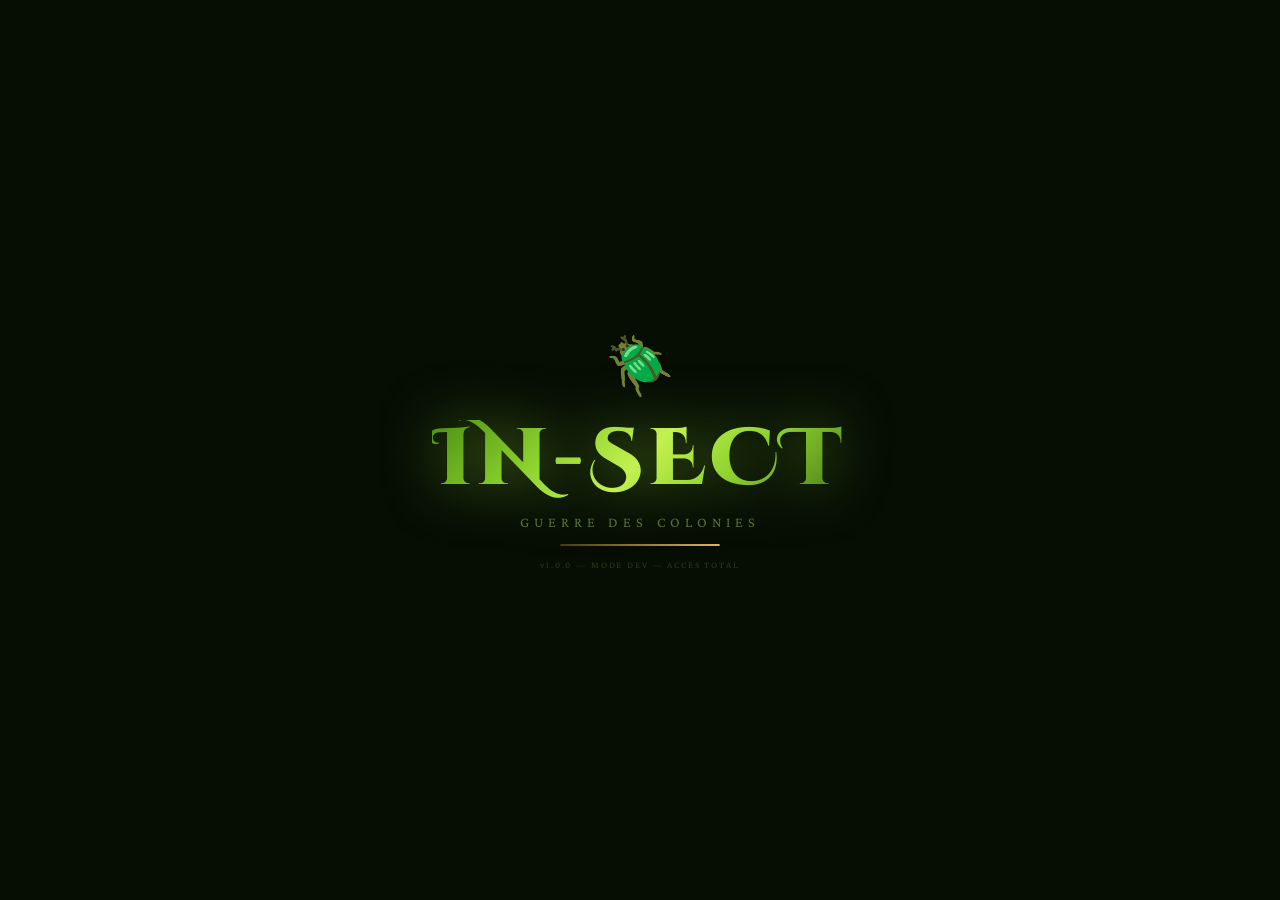
<file: IN-SECT-v8-DEV-AI.html>
<!DOCTYPE html>
<html lang="fr">
<head>
<meta charset="UTF-8">
<meta name="viewport" content="width=device-width,initial-scale=1.0,maximum-scale=1.0,user-scalable=no,viewport-fit=cover">
  <meta name="apple-mobile-web-app-status-bar-style" content="black-translucent">
<meta name="theme-color" content="#060e04">
<meta name="mobile-web-app-capable" content="yes">
<meta name="apple-mobile-web-app-capable" content="yes">
<meta name="apple-mobile-web-app-status-bar-style" content="black-translucent">
<title>IN-SECT — DEV (Accès Total)</title>
<link rel="preconnect" href="https://fonts.googleapis.com">
<link href="https://fonts.googleapis.com/css2?family=Cinzel+Decorative:wght@700;900&family=Cinzel:wght@400;600;700&family=Crimson+Pro:ital,wght@0,300;0,400;1,300&display=swap" rel="stylesheet">
<style>
/* ══════════════════════════════════════════
   DESIGN TOKENS
══════════════════════════════════════════ */
:root{
  --bg:#060e04;--bg2:#0a1507;--card:#0d1b08;--panel:#101f0c;--border:#1a2e10;
  /* Vert UI : désaturé pour ne pas concurrencer les colonies */
  --green:#6aaa28;--green-l:#90c858;--green-d:#3a6010;--green-dim:#223808;
  /* Or premium : plus doux, moins flash */
  --gold:#c8a040;--gold-l:#ddb860;--gold-d:#8a6820;--gold-dim:#4a3810;
  --gold-glow:rgba(200,160,64,.25);--amber:#c8a040;--amber-d:#8a6820;
  --text:#d0e8a8;--text-dim:#8aaa50;--text-muted:#587030;
  --safe-top:env(safe-area-inset-top,0px);--safe-bot:env(safe-area-inset-bottom,0px);
  --anim:400ms;--cs:min(9.5vw,48px);
  --r-sm:10px;--r-md:14px;--r-lg:18px;
}
*,*::before,*::after{box-sizing:border-box;margin:0;padding:0;-webkit-tap-highlight-color:transparent;-webkit-touch-callout:none;}
html,body{height:100%;overflow:hidden;background:var(--bg);}
body{color:var(--text);font-family:'Cinzel',serif;overscroll-behavior:none;touch-action:manipulation;user-select:none;font-size:16px;-webkit-tap-highlight-color:transparent;}

/* ══ AMBIENT CANVAS ══ */
#ambient{position:fixed;inset:0;pointer-events:none;z-index:0;opacity:.5;}
/* ══ FX CANVAS (captures, particles) ══ */
#fx-canvas{position:fixed;inset:0;pointer-events:none;z-index:100;}

/* ══════════════════════════════════════════
   LAYER SYSTEM — cinematic transitions
══════════════════════════════════════════ */
.layer{
  position:fixed;inset:0;display:flex;flex-direction:column;align-items:center;
  z-index:10;overflow:hidden;
  transition:opacity .35s cubic-bezier(.4,0,.2,1),transform .35s cubic-bezier(.4,0,.2,1);
}
.layer.hidden{opacity:0;pointer-events:none;transform:translateY(18px);}
.layer.slide-left{transform:translateX(-100%);}
.layer.slide-right{transform:translateX(100%);}

/* ══════════════════════════════════════════
   SPLASH
══════════════════════════════════════════ */
#splash{background:var(--bg);z-index:200;justify-content:center;align-items:center;}
.splash-inner{display:flex;flex-direction:column;align-items:center;gap:14px;animation:splashIn 1.1s cubic-bezier(.2,0,.3,1) forwards;}
@keyframes splashIn{0%{opacity:0;transform:scale(.82) translateY(24px);}60%{opacity:1;transform:scale(1.02) translateY(-3px);}100%{opacity:1;transform:scale(1) translateY(0);}}
.splash-bug{font-size:3.5rem;animation:bugFloat 2.4s ease-in-out infinite;}
@keyframes bugFloat{0%,100%{transform:translateY(0);}50%{transform:translateY(-9px);}}
.splash-title{
  font-family:'Cinzel Decorative',serif;font-size:clamp(3rem,13vw,5rem);font-weight:900;
  background:linear-gradient(135deg,#4a9010 0%,#8fd430 30%,#c4f050 50%,#8fd430 70%,#4a7a18 100%);
  -webkit-background-clip:text;-webkit-text-fill-color:transparent;
  filter:drop-shadow(0 0 28px rgba(143,212,48,.55));letter-spacing:.07em;line-height:1;
}
.splash-sub{font-family:'Crimson Pro',serif;font-size:clamp(.75rem,3.2vw,.9rem);color:var(--text-muted);letter-spacing:.35em;text-transform:uppercase;}
.splash-bar{width:160px;height:2px;background:var(--card);border-radius:2px;overflow:hidden;}
.splash-bar-fill{height:100%;width:0;background:linear-gradient(90deg,var(--gold-dim),var(--gold-l));border-radius:2px;animation:loadBar 1.7s ease-out .4s forwards;}
@keyframes loadBar{to{width:100%;}}
.splash-ver{font-size:.58rem;color:#2a3a18;letter-spacing:.2em;font-family:'Crimson Pro',serif;}

/* ══════════════════════════════════════════
   MENU — One Screen
══════════════════════════════════════════ */
#menu{padding:calc(var(--safe-top)+6px) 14px calc(var(--safe-bot)+4px);gap:0;-webkit-overflow-scrolling:touch;justify-content:space-between;overflow:hidden;align-items:center;}

.menu-top{width:100%;max-width:390px;display:flex;align-items:center;justify-content:space-between;padding:4px 0 8px;flex-shrink:0;}
.menu-logo-block{display:flex;flex-direction:column;gap:1px;}
.menu-logo{
  font-family:'Cinzel Decorative',serif;font-size:clamp(1.2rem,6vw,1.8rem);font-weight:900;
  background:linear-gradient(135deg,#5a8a20,#90c840 45%,#6aaa28 70%,#3a6010);
  -webkit-background-clip:text;-webkit-text-fill-color:transparent;
  filter:drop-shadow(0 0 6px rgba(106,170,40,.3));letter-spacing:.06em;line-height:1;
}
.menu-sub{font-family:'Crimson Pro',serif;font-size:.75rem;color:var(--text-dim);letter-spacing:.28em;text-transform:uppercase;}
.menu-stats-mini{display:flex;flex-direction:column;align-items:flex-end;gap:3px;}
.mstat{font-family:'Crimson Pro',serif;font-size:.85rem;color:var(--text-dim);display:flex;align-items:center;gap:5px;}
.mstat b{color:var(--gold-l);font-family:'Cinzel',serif;font-size:.92rem;}

/* Config grid — 3 colonnes : preview | config centrale | niveau IA */
.menu-config{display:none;}

/* Colonne gauche : preview selon le mode */
.mode-preview{
  background:linear-gradient(145deg,var(--card),var(--bg2));border:none;
  border-radius:var(--r-md);padding:4px 2px;background:transparent;display:flex;flex-direction:column;align-items:center;gap:3px;
  position:relative;overflow:hidden;min-height:0;justify-content:center;align-self:stretch;
}
.mode-preview::before{display:none;}
.preview-label{font-size:.65rem;letter-spacing:.12em;color:var(--green-d);text-transform:uppercase;font-family:'Cinzel',serif;text-align:center;}
.preview-tagline{font-size:.72rem;color:var(--green-l);font-family:'Crimson Pro',serif;font-style:italic;text-align:center;line-height:1.4;margin-top:4px;}
.preview-svg{width:160px;height:160px;display:block;animation:previewGlow 3.5s ease-in-out infinite;}
@keyframes previewGlow{
  0%,100%{filter:drop-shadow(0 0 3px rgba(106,170,40,.15));}
  50%{filter:drop-shadow(0 0 8px rgba(106,170,40,.3));}
}

/* Colonne centrale : adversaires + colonie empilés */
.menu-config-center{display:flex;flex-direction:column;gap:7px;}

/* Colonne droite : niveau IA vertical */
.ai-level-col{
  background:linear-gradient(145deg,var(--card),var(--bg2));border:1px solid rgba(26,46,16,.6);
  border-radius:var(--r-md);padding:8px 6px 9px;display:flex;flex-direction:column;gap:5px;
  position:relative;overflow:hidden;
}
.ai-level-col::before{display:none;}

/* Niveau IA vertical (une colonne) */
.ailgrid-v{display:flex;flex-direction:column;gap:5px;}
.ailbtn-v{
  padding:8px 5px;border-radius:7px;border:1.5px solid rgba(45,78,14,.5);background:var(--panel);
  color:var(--text-dim);cursor:pointer;font-family:'Cinzel',serif;font-size:.7rem;font-weight:700;
  display:flex;flex-direction:column;align-items:center;gap:2px;
  transition:all .18s;position:relative;
}
.ailbtn-v .alv{font-size:1.3rem;line-height:1;}
.ailbtn-v .aln{font-size:.72rem;letter-spacing:.06em;font-weight:700;}
.ailbtn-v .ali{font-size:.65rem;color:var(--text-muted);font-family:'Crimson Pro',serif;font-style:italic;}
.ailbtn-v.sel{border-color:var(--green)!important;color:var(--text);box-shadow:0 0 8px rgba(106,170,40,.25);background:#071200;}
.ailbtn-v .ai-lock{position:absolute;top:3px;right:4px;font-size:.55rem;color:var(--amber);}
.ailbtn-v:active{transform:scale(.93);}

/* Conserver l'ancienne .ailgrid/.ailbtn pour compatibilité éventuelle */
.ailgrid{display:grid;grid-template-columns:repeat(3,1fr);gap:5px;}
.ailbtn{
  padding:8px 3px;border-radius:7px;border:1.5px solid rgba(45,78,14,.5);background:var(--panel);
  color:var(--text-dim);cursor:pointer;font-family:'Cinzel',serif;font-size:.72rem;font-weight:700;
  display:flex;flex-direction:column;align-items:center;gap:3px;
  transition:all .18s;position:relative;min-height:60px;
}
.ailbtn .alv{font-size:1.5rem;line-height:1;}
.ailbtn .aln{font-size:.72rem;letter-spacing:.08em;font-weight:700;}
.ailbtn .ali{font-size:.65rem;color:var(--text-dim);font-family:'Crimson Pro',serif;font-style:italic;text-align:center;line-height:1.3;}
.ailbtn.sel{border-color:var(--green)!important;color:var(--text);box-shadow:0 0 8px rgba(106,170,40,.25);background:#071200;}
.ailbtn .ai-lock{position:absolute;top:4px;right:5px;font-size:.58rem;color:var(--amber);}
.ailbtn:active{transform:scale(.93);}

/* Play zone */
.menu-play-zone{width:100%;max-width:390px;display:flex;flex-direction:column;align-items:center;gap:8px;flex-shrink:0;padding:4px 0;}
.btn-play{
  width:100%;background:linear-gradient(160deg,#2d6000,#8fd430 40%,#6abf20 58%,#2d6000);
  border:none;border-radius:var(--r-lg);padding:0;height:54px;
  font-family:'Cinzel Decorative',serif;font-size:1.05rem;font-weight:700;color:#061200;
  letter-spacing:.14em;cursor:pointer;
  box-shadow:0 0 0 1px rgba(106,170,40,.2),0 4px 20px rgba(106,170,40,.25),0 1px 0 rgba(255,255,255,.1) inset;
  position:relative;overflow:hidden;
  transition:transform .15s cubic-bezier(.2,0,.3,1),box-shadow .15s;
  animation:playPulse 3s ease-in-out infinite;
  display:flex;align-items:center;justify-content:center;gap:10px;
}
.btn-play::after{content:'';position:absolute;top:0;left:-120%;width:80%;height:100%;background:linear-gradient(90deg,transparent,rgba(255,255,255,.25),transparent);animation:shimmer 3.5s ease-in-out infinite;}
@keyframes shimmer{0%,100%{left:-120%;}50%{left:140%;}}
@keyframes playPulse{
  0%,100%{box-shadow:0 0 0 1px rgba(106,170,40,.2),0 4px 20px rgba(106,170,40,.25),0 1px 0 rgba(255,255,255,.1) inset;}
  50%{box-shadow:0 0 0 1px rgba(106,170,40,.35),0 4px 28px rgba(106,170,40,.38),0 1px 0 rgba(255,255,255,.1) inset;}
}
.btn-play:active{transform:scale(.96);animation:none;}

.trial-badge{
  background:rgba(20,14,4,.8);border:1px solid rgba(74,56,16,.8);
  border-radius:10px;padding:6px 14px;
  font-family:'Crimson Pro',serif;font-size:.8rem;color:#a88840;
  text-align:center;width:100%;
  margin-top:4px;
}
.trial-badge b{color:#c8a050;font-size:.86rem;}
.trial-badge.warn{border-color:#9a4520;background:rgba(60,20,0,.55);}
.trial-badge.premium-ok{border-color:var(--gold-d);color:var(--gold);}

/* Bottom nav */
.bottom-nav{width:100%;max-width:390px;display:flex;gap:6px;flex-shrink:0;padding-bottom:2px;}
.bnav-btn{
  flex:1;height:42px;background:var(--card);border:1px solid rgba(26,46,16,.5);border-radius:var(--r-sm);
  display:flex;flex-direction:column;align-items:center;justify-content:center;gap:0;
  cursor:pointer;transition:all .2s;color:var(--text-muted);
  position:relative;overflow:hidden;
}
.bnav-btn .bni{font-size:1.3rem;line-height:1;transition:transform .2s;color:var(--text-muted);}
.bnav-btn:active{background:var(--panel);border-color:var(--green-d);color:var(--green);}
.bnav-btn:active .bni{transform:scale(1.2);}

/* ══════════════════════════════════════════
   GAME SCREEN — layout 100% fixe, board immobile
══════════════════════════════════════════ */
#game{
  display:grid;
  grid-template-rows:46px 1fr 46px 46px;
  padding:calc(var(--safe-top)+2px) 4px calc(var(--safe-bot)+4px);
  gap:4px;overflow:hidden;height:100%;box-sizing:border-box;
  align-items:center;
}

/* Top bar — hauteur FIXE 54px, ne grandit jamais */
.tban{
  width:100%;max-width:460px;
  background:linear-gradient(135deg,#0f1e08,#0a1605);
  border-radius:var(--r-sm);padding:0 8px;
  display:flex;align-items:center;gap:7px;
  border:1px solid rgba(106,170,40,.18);
  transition:border-color .35s,box-shadow .35s;
  height:46px;flex-shrink:0;overflow:hidden;
}
/* tph masqué — le message de phase sort en overlay */
.tph{display:none;}
/* Message de phase — overlay flottant centré, ne pousse rien */
.phase-msg{
  position:fixed;
  left:50%;transform:translateX(-50%);
  background:rgba(4,10,2,.95);
  border:1px solid var(--gold-d);border-radius:7px;
  padding:6px 16px;
  font-size:.8rem;color:var(--gold-l);
  font-style:italic;font-family:'Crimson Pro',serif;
  white-space:nowrap;pointer-events:none;
  z-index:50;
  transition:opacity .2s,top .2s;
  opacity:0;
}
.phase-msg.visible{opacity:1;}
.topbar-btns{display:flex;gap:5px;}
.btn-mini{
  background:rgba(0,0,0,.4);border:1.5px solid rgba(143,212,48,.3);border-radius:7px;padding:4px 9px;
  color:var(--gold);font-family:'Cinzel',serif;font-size:.74rem;cursor:pointer;letter-spacing:.05em;
  min-height:30px;min-width:34px;transition:all .15s;
}
.btn-mini:active{border-color:var(--gold);background:rgba(143,212,48,.14);transform:scale(.93);}
.tdot{width:11px;height:11px;border-radius:50%;flex-shrink:0;transition:all .3s;}
.ttxt{font-size:.9rem;font-weight:700;letter-spacing:.04em;flex:1;transition:color .3s;}
.tph{font-size:.78rem;color:var(--gold-l);font-style:italic;font-family:'Crimson Pro',serif;margin-top:1px;}

/* Board frame */
.bwrap{width:100%;max-width:460px;display:flex;justify-content:center;align-items:center;min-height:0;overflow:visible;position:relative;}
.bframe{
  border:1.5px solid rgba(106,170,40,.35);border-radius:7px;
  box-shadow:0 0 0 1px rgba(0,0,0,.95),0 0 28px rgba(106,170,40,.15),inset 0 0 0 1px rgba(106,170,40,.05);
  overflow:hidden;position:relative;
}
/* board shake */
.bframe.shake{animation:boardShake .38s cubic-bezier(.36,.07,.19,.97);}
@keyframes boardShake{
  0%,100%{transform:translateX(0);}
  15%{transform:translateX(-5px) rotate(-.4deg);}
  30%{transform:translateX(5px) rotate(.4deg);}
  45%{transform:translateX(-4px) rotate(-.3deg);}
  60%{transform:translateX(4px) rotate(.3deg);}
  75%{transform:translateX(-2px);}
  90%{transform:translateX(2px);}
}
#board{background:#020601;position:relative;display:block;touch-action:none;}

/* Cells — visible grid */
.cell{
  position:absolute;display:flex;align-items:center;justify-content:center;cursor:pointer;
  box-sizing:border-box;
  border-right:1px solid rgba(106,170,40,.3);
  border-bottom:1px solid rgba(106,170,40,.3);
  transition:background .15s;
}
.cell.l{background:#101c07;}
.cell.d{background:#040a01;}
.cell[id$="-0"]{border-left:1px solid rgba(106,170,40,.3);}
.cell[id^="cell-0-"]{border-top:1px solid rgba(106,170,40,.3);}

/* Nid Sacré — mystical pulsing aura */
.cell.lab{
  background:radial-gradient(circle,#0a1a06,#020802)!important;
  box-shadow:inset 0 0 18px rgba(80,160,80,.5),0 0 0 2px rgba(201,168,76,.4);
  animation:labAura 3s ease-in-out infinite;
}
@keyframes labAura{
  0%,100%{box-shadow:inset 0 0 18px rgba(80,160,80,.5),0 0 0 2px rgba(201,168,76,.35);}
  50%{box-shadow:inset 0 0 28px rgba(100,200,80,.7),0 0 0 3px rgba(201,168,76,.6),0 0 18px rgba(143,212,48,.2);}
}
.cell.lab::before{content:'';position:absolute;inset:3px;border:1.5px solid rgba(201,168,76,.55);border-radius:2px;animation:labRing 4s linear infinite;}
@keyframes labRing{0%{opacity:.4;}50%{opacity:1;}100%{opacity:.4;}}
.labsvg{width:58%;height:58%;opacity:.65;pointer-events:none;position:absolute;animation:labSvgGlow 3s ease-in-out infinite;}
@keyframes labSvgGlow{0%,100%{filter:none;}50%{filter:drop-shadow(0 0 4px rgba(201,168,76,.7));}}

/* Highlights */
.cell.sc{background:rgba(143,212,48,.32)!important;box-shadow:inset 0 0 16px rgba(143,212,48,.6);}
.cell.vm::after{content:'';position:absolute;width:32%;height:32%;border-radius:50%;background:rgba(143,212,48,.88);box-shadow:0 0 12px rgba(143,212,48,1);animation:dpulse 1s ease-in-out infinite;pointer-events:none;}
.cell.vk::after{content:'';position:absolute;inset:2px;border:2.5px solid rgba(255,80,80,1);border-radius:3px;animation:kpulse .8s ease-in-out infinite;pointer-events:none;box-shadow:inset 0 0 8px rgba(255,80,80,.35);}
.cell.vd::after{content:'';position:absolute;inset:2px;border:2.5px dashed rgba(80,210,255,1);border-radius:3px;animation:kpulse 1s ease-in-out infinite;pointer-events:none;}
.cell.vnecro::after{content:'';position:absolute;inset:2px;border:2.5px dashed rgba(200,100,255,1);border-radius:3px;animation:kpulse 1s ease-in-out infinite;pointer-events:none;}
.cell.vrep-o::after{content:'';position:absolute;inset:2px;border:2.5px solid rgba(255,80,80,1);border-radius:3px;animation:kpulse .8s ease-in-out infinite;pointer-events:none;}
.cell.vrep-d::after{content:'';position:absolute;inset:2px;border:2.5px solid rgba(255,160,0,1);border-radius:3px;animation:kpulse .8s ease-in-out infinite;pointer-events:none;}
.cell.vplace::after{content:'';position:absolute;width:30%;height:30%;border-radius:50%;background:rgba(100,200,255,.88);box-shadow:0 0 12px rgba(100,200,255,1);animation:dpulse 1s ease-in-out infinite;pointer-events:none;}
@keyframes dpulse{0%,100%{transform:scale(1);opacity:.75;}50%{transform:scale(1.4);opacity:1;}}
@keyframes kpulse{0%,100%{opacity:.5;}50%{opacity:1;}}

/* ── PIECES ── */
.piece{
  position:absolute;border-radius:50%;display:flex;align-items:center;justify-content:center;
  border:2.5px solid rgba(255,255,255,.28);cursor:pointer;z-index:5;
  transition:left var(--anim) cubic-bezier(.4,0,.2,1),top var(--anim) cubic-bezier(.4,0,.2,1),
             transform .2s cubic-bezier(.34,1.56,.64,1),box-shadow .2s,opacity .3s;
  transform-origin:center;will-change:transform,left,top;
  -webkit-transform:translateZ(0);
}
.piece.yellow{background:radial-gradient(circle at 35% 35%,#ffe870,#c49010);box-shadow:0 2px 14px rgba(220,170,0,.8);border-color:rgba(255,230,80,.6);}
.piece.green{background:radial-gradient(circle at 35% 35%,#70f090,#0e9030);box-shadow:0 2px 14px rgba(0,180,70,.8);border-color:rgba(80,240,110,.6);}
.piece.blue{background:radial-gradient(circle at 35% 35%,#70b0ff,#0840c0);box-shadow:0 2px 14px rgba(40,100,230,.8);border-color:rgba(80,160,255,.6);}
.piece.red{background:radial-gradient(circle at 35% 35%,#ff7070,#a01020);box-shadow:0 2px 14px rgba(220,30,30,.8);border-color:rgba(255,90,90,.6);}

/* Dead — clearly visible contrasted bone */
.piece.dead{
  background:radial-gradient(circle at 35% 35%,#c8c8b8,#686858)!important;
  box-shadow:0 0 0 2.5px rgba(210,210,185,.7),0 2px 10px rgba(0,0,0,.85)!important;
  border-color:rgba(210,210,180,.55)!important;
  opacity:1;cursor:default;z-index:3;
}
.piece.dead .psym{opacity:.75;filter:grayscale(1) brightness(1.9) contrast(1.2);}

/* Selected — glow halo + pulse */
.piece.selp{
  transform:scale(1.18)!important;
  z-index:10;
  animation:selPulse 1.4s ease-in-out infinite;
}
@keyframes selPulse{
  0%,100%{box-shadow:0 0 0 3px var(--gold),0 0 22px var(--gold);}
  50%{box-shadow:0 0 0 5px var(--gold-l),0 0 32px var(--gold-l);}
}
.piece.moving{z-index:20;transform:scale(1.2)!important;}

/* Capture flash overlay on piece */
.piece.flash-kill{animation:pieceFlash .3s ease forwards!important;}
@keyframes pieceFlash{0%{filter:brightness(3);opacity:1;}100%{filter:brightness(1);opacity:0;}}

.psym{width:100%;height:100%;line-height:1;pointer-events:none;display:flex;align-items:center;justify-content:center;font-size:calc(var(--cs)*.56);border-radius:50%;}

/* Piece info panel */
.pi{
  width:100%;max-width:460px;
  background:linear-gradient(135deg,#0f1e08,#0a1605);
  border-radius:var(--r-sm);padding:5px 11px;
  display:flex;align-items:center;gap:8px;
  border:1px solid rgba(106,170,40,.18);height:46px;flex-shrink:0;
  transition:border-color .25s,box-shadow .25s;
  overflow:hidden;
}
.pii{font-size:1.5rem;width:1.9rem;height:1.9rem;display:inline-flex;align-items:center;justify-content:center;flex-shrink:0;}
.pin{font-size:.9rem;font-weight:700;color:var(--gold-l);letter-spacing:.04em;}
.pid{font-size:.78rem;color:#d0b890;font-family:'Crimson Pro',serif;margin-top:2px;line-height:1.4;}

.pp{display:none!important;}

/* Log */
.log{
  width:100%;max-width:460px;
  background:linear-gradient(135deg,#0a1606,#060e03);
  border-radius:var(--r-sm);border:1px solid rgba(106,170,40,.1);
  padding:4px 10px;height:46px;flex-shrink:0;overflow-y:auto;
  -webkit-overflow-scrolling:touch;
}
.le{font-family:'Crimson Pro',serif;font-size:.85rem;color:#b09878;line-height:1.6;padding:1px 0;}
.le.imp{color:#b0f040;font-weight:700;}
.le.kil{color:#ff7070;font-weight:700;}

/* ── TOAST — dans l'espace noir latéral, jamais sur tban ni pi ── */
.toast{
  position:fixed;
  left:50%;transform:translateX(-50%);
  /* Dans la bande bwrap, au-dessus du board mais sous la topbar */
  top:calc(var(--safe-top) + 50px);
  background:rgba(4,10,2,.96);border:1px solid rgba(106,170,40,.5);border-radius:8px;
  padding:6px 14px;z-index:50;font-size:.74rem;color:var(--green-l);letter-spacing:.03em;
  box-shadow:0 2px 14px rgba(0,0,0,.7);animation:tin .2s ease;
  white-space:nowrap;pointer-events:none;max-width:78vw;text-align:center;
  opacity:.96;
}
@keyframes tin{from{opacity:0;transform:translateX(-50%) translateY(-4px);}to{opacity:1;transform:translateX(-50%) translateY(0);}}

/* ── AI THINKING ── */
.ait{
  position:fixed;bottom:calc(var(--safe-bot)+16px);right:12px;z-index:50;
  background:rgba(8,20,4,.92);border:1px solid var(--gold-dim);border-radius:var(--r-sm);
  padding:8px 14px;display:flex;align-items:center;gap:7px;
  font-size:.7rem;color:var(--gold-dim);-webkit-backdrop-filter:blur(6px);backdrop-filter:blur(6px);
}
.td2{width:5px;height:5px;border-radius:50%;background:var(--gold-dim);animation:tblink 1.2s ease-in-out infinite;}
.td2:nth-child(2){animation-delay:.3s;}.td2:nth-child(3){animation-delay:.6s;}
@keyframes tblink{0%,100%{opacity:.2;}50%{opacity:1;}}

/* ══ CAPTURE FLASH OVERLAY ══ */
.cap-flash{
  position:fixed;inset:0;z-index:200;pointer-events:none;
  background:rgba(255,60,30,.18);
  animation:capFlash .25s ease forwards;
}
@keyframes capFlash{0%{opacity:1;}100%{opacity:0;}}

/* ══════════════════════════════════════════
   END SCREEN — premium victory
══════════════════════════════════════════ */
#end{justify-content:center;align-items:center;gap:18px;text-align:center;padding:calc(var(--safe-top)+16px) 20px calc(var(--safe-bot)+20px);}
.ecrown{font-size:5rem;animation:cb 1.2s ease infinite alternate;filter:drop-shadow(0 0 20px rgba(240,192,48,.7));}
@keyframes cb{from{transform:translateY(0) rotate(-5deg);}to{transform:translateY(-12px) rotate(5deg);}}
.etitle{font-family:'Cinzel Decorative',serif;font-size:2.2rem;}
.ewinner{font-size:.95rem;color:#c0b080;margin-top:3px;font-family:'Crimson Pro',serif;line-height:1.5;}
.end-stats{
  background:linear-gradient(145deg,var(--card),#0a1206);border:1px solid var(--gold-dim);
  border-radius:var(--r-lg);padding:16px 20px;width:100%;max-width:310px;
  display:flex;flex-direction:column;gap:10px;
  box-shadow:0 0 24px rgba(143,212,48,.1);
}
.end-stat-row{display:flex;justify-content:space-between;font-family:'Crimson Pro',serif;font-size:.85rem;color:#a09070;}
.end-stat-row b{color:var(--gold-l);font-size:.9rem;}

/* Victory particles canvas */
#victory-canvas{position:fixed;inset:0;pointer-events:none;z-index:150;}

/* ══════════════════════════════════════════
   SHARED BUTTONS
══════════════════════════════════════════ */
.btn-primary{
  background:linear-gradient(135deg,#2a5a00,#8fd430 42%,#5abf20 55%,#2a5a00);
  border:none;border-radius:var(--r-md);padding:0 48px;
  font-family:'Cinzel Decorative',serif;font-size:.98rem;font-weight:700;
  color:#0a1a00;letter-spacing:.12em;cursor:pointer;
  box-shadow:0 4px 24px rgba(143,212,48,.4),0 1px 0 rgba(255,255,255,.1) inset;
  transition:all .18s;width:100%;max-width:320px;height:52px;
  display:flex;align-items:center;justify-content:center;gap:8px;
}
.btn-primary:active{transform:scale(.96);box-shadow:0 2px 10px rgba(143,212,48,.25);}
.btn-secondary{
  background:transparent;border:1px solid var(--gold-dim);border-radius:var(--r-sm);
  padding:0 24px;color:var(--gold-dim);font-family:'Cinzel',serif;
  font-size:.7rem;letter-spacing:.14em;cursor:pointer;
  transition:all .18s;width:100%;max-width:320px;height:46px;
  display:flex;align-items:center;justify-content:center;
}
.btn-secondary:active{border-color:var(--gold);color:var(--gold);background:rgba(143,212,48,.06);}

/* ══════════════════════════════════════════
   PREMIUM SCREEN
══════════════════════════════════════════ */
#premium-screen{
  justify-content:center;align-items:center;gap:14px;text-align:center;
  background:linear-gradient(170deg,var(--bg),#0a1200);
  padding:calc(var(--safe-top)+16px) 20px calc(var(--safe-bot)+20px);overflow-y:auto;
}
.prem-crown{font-size:3.2rem;animation:pglow 2s ease-in-out infinite;}
@keyframes pglow{0%,100%{filter:none;}50%{filter:drop-shadow(0 0 14px rgba(240,192,48,.8));}}
.prem-title{
  font-family:'Cinzel Decorative',serif;font-size:clamp(1.5rem,6.5vw,2.2rem);font-weight:900;
  background:linear-gradient(135deg,#c9a030,#ffe060 50%,#c9a030);
  -webkit-background-clip:text;-webkit-text-fill-color:transparent;
  filter:drop-shadow(0 0 14px rgba(200,160,30,.5));
}
.prem-sub{font-family:'Crimson Pro',serif;font-size:.9rem;color:#b09050;line-height:1.6;max-width:300px;}
.prem-features{background:rgba(20,15,5,.5);border:1px solid #5a3e0e;border-radius:var(--r-lg);padding:14px;width:100%;max-width:320px;display:flex;flex-direction:column;gap:8px;}
.prem-feat{display:flex;align-items:center;gap:10px;font-family:'Crimson Pro',serif;font-size:.82rem;color:#d0b880;line-height:1.4;}
.prem-feat .fi{font-size:1rem;}
.prem-btn{
  background:linear-gradient(135deg,#7a5000,#c9a030 45%,#e8c040 55%,#7a5000);
  border:none;border-radius:var(--r-md);padding:0 40px;
  font-family:'Cinzel Decorative',serif;font-size:.95rem;font-weight:700;
  color:#1a0e00;letter-spacing:.1em;cursor:pointer;
  box-shadow:0 4px 24px rgba(200,160,30,.4);
  transition:all .18s;width:100%;max-width:320px;height:52px;
  display:flex;align-items:center;justify-content:center;
}
.prem-btn:active{transform:scale(.96);}
.prem-trial-note{font-family:'Crimson Pro',serif;font-size:.72rem;color:#6a5020;font-style:italic;}

/* ══════════════════════════════════════════
   STATS SCREEN
══════════════════════════════════════════ */
#stats-screen{padding:calc(var(--safe-top)+8px) 16px calc(var(--safe-bot)+16px);gap:10px;overflow-y:auto;-webkit-overflow-scrolling:touch;}
.screen-header{display:flex;align-items:center;gap:12px;width:100%;max-width:360px;margin-bottom:4px;flex-shrink:0;}
.screen-back{background:transparent;border:1px solid var(--gold-dim);border-radius:7px;padding:7px 13px;color:var(--gold-dim);font-family:'Cinzel',serif;font-size:.68rem;cursor:pointer;min-height:36px;transition:all .15s;}
.screen-back:active{border-color:var(--gold);color:var(--gold);}
.screen-title{font-family:'Cinzel',serif;font-size:1rem;font-weight:700;color:var(--gold);letter-spacing:.15em;flex:1;text-align:center;}
.stat-card{background:var(--card);border:1px solid var(--gold-dim);border-radius:var(--r-lg);padding:15px 17px;width:100%;max-width:360px;}
.stat-card h3{font-size:.66rem;letter-spacing:.2em;color:var(--gold-d);text-transform:uppercase;margin-bottom:12px;}
.stat-grid{display:grid;grid-template-columns:1fr 1fr;gap:12px;}
.stat-item{display:flex;flex-direction:column;gap:2px;}
.stat-item .sval{font-family:'Cinzel Decorative',serif;font-size:1.8rem;color:var(--gold-l);line-height:1;}
.stat-item .slabel{font-family:'Crimson Pro',serif;font-size:.78rem;color:#9aaa70;}

/* ══════════════════════════════════════════
   SETTINGS SCREEN
══════════════════════════════════════════ */
#settings-screen{padding:calc(var(--safe-top)+8px) 16px calc(var(--safe-bot)+16px);gap:8px;overflow-y:auto;-webkit-overflow-scrolling:touch;}
.setting-row{display:flex;align-items:center;justify-content:space-between;padding:12px 16px;background:var(--card);border:1px solid #1a1a08;border-radius:var(--r-md);width:100%;max-width:360px;}
.setting-label{font-size:.8rem;color:#d8c890;font-weight:600;}
.setting-desc{font-family:'Crimson Pro',serif;font-size:.68rem;color:#6a6040;margin-top:2px;}
.toggle{position:relative;width:44px;height:24px;flex-shrink:0;}
.toggle input{opacity:0;width:0;height:0;}
.toggle-track{position:absolute;cursor:pointer;top:0;left:0;right:0;bottom:0;background:#1a1a08;border:1px solid var(--gold-dim);border-radius:24px;transition:.3s;}
.toggle-track::before{content:'';position:absolute;height:18px;width:18px;left:2px;bottom:2px;background:var(--gold-dim);border-radius:50%;transition:.3s;}
.toggle input:checked+.toggle-track{background:rgba(143,212,48,.2);border-color:var(--gold);}
.toggle input:checked+.toggle-track::before{transform:translateX(20px);background:var(--gold);}
.credits-box{background:var(--card);border:1px solid #1a1a08;border-radius:var(--r-md);padding:14px 17px;width:100%;max-width:360px;font-family:'Crimson Pro',serif;font-size:.78rem;color:#6a7050;line-height:1.7;text-align:center;}
.credits-box .cv{color:var(--gold-d);}
.privacy-text{font-family:'Crimson Pro',serif;font-size:.68rem;color:#4a5030;text-align:center;line-height:1.5;padding:0 8px;width:100%;max-width:360px;}

/* ══════════════════════════════════════════
   MODAL RÈGLES
══════════════════════════════════════════ */
.modal-overlay{position:fixed;inset:0;background:rgba(0,0,0,.87);z-index:400;display:flex;align-items:flex-end;justify-content:center;padding:0 0 var(--safe-bot);-webkit-backdrop-filter:blur(6px);backdrop-filter:blur(6px);transition:opacity .3s;}
.modal-overlay.hidden{opacity:0;pointer-events:none;}
.modal-overlay.hidden .modal-box{transform:translateY(32px);}
.modal-box{background:linear-gradient(170deg,#0d1808,#060c03);border:1px solid var(--gold-dim);border-radius:18px 18px 0 0;width:100%;max-width:480px;max-height:88vh;display:flex;flex-direction:column;overflow:hidden;box-shadow:0 -10px 50px rgba(0,0,0,.65);transition:transform .3s cubic-bezier(.2,0,.3,1);}
.modal-header{display:flex;align-items:center;justify-content:space-between;padding:15px 18px;border-bottom:1px solid var(--gold-dim);flex-shrink:0;}
.modal-title{font-family:'Cinzel',serif;font-size:.85rem;font-weight:700;letter-spacing:.2em;color:var(--gold);}
.modal-close{background:transparent;border:1px solid var(--gold-dim);border-radius:7px;color:var(--gold-dim);font-size:.9rem;width:32px;height:32px;cursor:pointer;display:flex;align-items:center;justify-content:center;transition:all .15s;}
.modal-close:active{border-color:var(--gold);color:var(--gold);}
.modal-body{overflow-y:auto;padding:15px 18px 24px;display:flex;flex-direction:column;gap:14px;-webkit-overflow-scrolling:touch;}
.rule-section{display:flex;flex-direction:column;gap:6px;}
.rule-stitle{font-family:'Cinzel',serif;font-size:.65rem;letter-spacing:.2em;color:var(--gold);text-transform:uppercase;border-bottom:1px solid rgba(143,212,48,.18);padding-bottom:4px;}
.rule-text{font-family:'Crimson Pro',serif;font-size:.84rem;color:#a09070;line-height:1.65;}
.rpiece{display:flex;gap:9px;align-items:flex-start;font-family:'Crimson Pro',serif;font-size:.82rem;color:#a09070;line-height:1.5;margin-bottom:5px;}
.rpsym{font-size:1.2rem;flex-shrink:0;margin-top:1px;width:1.5rem;text-align:center;}

/* ══════════════════════════════════════════
   TUTORIAL
══════════════════════════════════════════ */
.tuto-overlay{position:fixed;inset:0;background:rgba(0,0,0,.8);z-index:500;display:flex;flex-direction:column;align-items:center;justify-content:flex-end;padding-bottom:calc(var(--safe-bot)+16px);pointer-events:none;}
.tuto-overlay.hidden{display:none;}
.tuto-spotlight{position:fixed;border:2.5px solid var(--gold-l);border-radius:50%;box-shadow:0 0 0 999px rgba(0,0,0,.62);pointer-events:none;z-index:501;animation:spotPulse 1.5s ease-in-out infinite;transition:all .4s cubic-bezier(.2,0,.3,1);}
@keyframes spotPulse{0%,100%{box-shadow:0 0 0 999px rgba(0,0,0,.62),0 0 0 3px rgba(196,240,80,.4);}50%{box-shadow:0 0 0 999px rgba(0,0,0,.62),0 0 0 7px rgba(196,240,80,.75);}}
.tuto-card{background:linear-gradient(135deg,#0d1808,#060c03);border:1px solid var(--gold);border-radius:var(--r-lg);padding:17px 19px;width:calc(100% - 28px);max-width:390px;pointer-events:all;z-index:502;box-shadow:0 -6px 30px rgba(0,0,0,.55);}
.tuto-step{font-size:.62rem;letter-spacing:.2em;color:var(--gold-d);text-transform:uppercase;margin-bottom:5px;}
.tuto-title{font-family:'Cinzel',serif;font-size:.92rem;font-weight:700;color:var(--gold-l);margin-bottom:8px;}
.tuto-text{font-family:'Crimson Pro',serif;font-size:.84rem;color:#a09070;line-height:1.6;margin-bottom:14px;}
.tuto-actions{display:flex;gap:8px;}
.tuto-btn{flex:1;padding:12px;border-radius:var(--r-sm);cursor:pointer;font-family:'Cinzel',serif;font-size:.7rem;letter-spacing:.1em;font-weight:600;transition:all .15s;}
.tuto-btn.primary{background:linear-gradient(135deg,#2a5a00,#8fd430);border:none;color:#0a1a00;}
.tuto-btn.secondary{background:transparent;border:1px solid var(--gold-dim);color:var(--gold-dim);}
.tuto-btn:active{transform:scale(.96);}
.tuto-progress{display:flex;gap:5px;justify-content:center;margin-bottom:12px;}
.tuto-dot{width:5px;height:5px;border-radius:50%;background:var(--gold-dim);transition:all .3s;}
.tuto-dot.active{background:var(--gold);transform:scale(1.35);}


/* ══ MENU — 3 zones épurées ══ */
.menu-config-center{display:flex;flex-direction:column;gap:6px;}

/* Zone modes : 2 grands boutons larges */
.mode-row{display:flex;flex-direction:row;gap:8px;}
.mbtn{
  flex:1;padding:12px 6px;border-radius:12px;
  border:1.5px solid rgba(58,96,16,.6);background:rgba(10,21,7,.8);
  color:var(--text-dim);cursor:pointer;font-family:'Cinzel',serif;
  display:flex;flex-direction:column;align-items:center;gap:4px;
  transition:all .2s;position:relative;
}
.mbtn .mi{font-size:1.4rem;line-height:1;}
.mbtn .mt{font-size:.95rem;font-weight:700;letter-spacing:.06em;color:var(--text);}
.mbtn .ms{font-size:.75rem;color:var(--text-dim);font-family:'Crimson Pro',serif;font-style:italic;}
.mbtn.sel{border-color:var(--green);color:var(--text);background:rgba(14,32,6,.95);
  box-shadow:0 0 0 1px rgba(106,170,40,.15),inset 0 1px 0 rgba(144,200,88,.1);}
.mbtn:active{transform:scale(.96);}
.plk{position:absolute;top:6px;right:8px;font-size:.62rem;color:var(--gold);}

/* Sélecteur colonie : rangée de cercles colorés */
.colony-row{display:flex;flex-direction:row;justify-content:center;gap:10px;padding:4px 0;}
.cbtn{
  width:52px;height:52px;border-radius:50%;
  border:2.5px solid rgba(58,96,16,.5);background:var(--panel);
  cursor:pointer;display:flex;flex-direction:column;align-items:center;
  justify-content:center;gap:1px;transition:all .2s;flex-shrink:0;
}
.cbtn .ci{font-size:1.3rem;line-height:1;}
.cbtn .cn{font-size:.62rem;letter-spacing:.08em;font-weight:700;color:var(--text-dim);}
.cbtn[data-c="yellow"]{border-color:rgba(200,160,0,.4);background:rgba(40,28,0,.6);}
.cbtn[data-c="green"]{border-color:rgba(0,140,40,.4);background:rgba(0,28,8,.6);}
.cbtn[data-c="blue"]{border-color:rgba(0,60,180,.4);background:rgba(0,8,40,.6);}
.cbtn[data-c="red"]{border-color:rgba(180,0,20,.4);background:rgba(40,0,4,.6);}
.cbtn[data-c="random-1"]{border-color:rgba(58,96,16,.4);}
.cbtn.sel{transform:scale(1.12);}
.cbtn[data-c="yellow"].sel{border-color:#ddb020;box-shadow:0 0 12px rgba(220,160,0,.4);}
.cbtn[data-c="green"].sel{border-color:#30c060;box-shadow:0 0 12px rgba(0,180,60,.4);}
.cbtn[data-c="blue"].sel{border-color:#4080e0;box-shadow:0 0 12px rgba(40,100,220,.4);}
.cbtn[data-c="red"].sel{border-color:#e03040;box-shadow:0 0 12px rgba(220,30,40,.4);}
.cbtn[data-c="random-1"].sel{border-color:var(--green);box-shadow:0 0 10px rgba(106,170,40,.3);}
.cbtn:active{transform:scale(.92);}

/* Niveau IA : rangée horizontale 3 boutons */
.ailgrid-v{display:flex;flex-direction:row;gap:8px;}
.ailbtn-v{
  flex:1;padding:10px 4px;border-radius:10px;
  border:1.5px solid rgba(58,96,16,.5);background:rgba(10,21,7,.8);
  color:var(--text-dim);cursor:pointer;font-family:'Cinzel',serif;
  display:flex;flex-direction:column;align-items:center;gap:3px;
  transition:all .18s;position:relative;
}
.ailbtn-v .alv{font-size:1.2rem;line-height:1;}
.ailbtn-v .aln{font-size:.86rem;letter-spacing:.05em;font-weight:700;color:var(--text);}
.ailbtn-v .ali{font-size:.7rem;color:var(--text-dim);font-family:'Crimson Pro',serif;font-style:italic;}
.ailbtn-v.sel{border-color:var(--green);background:rgba(14,32,6,.95);
  box-shadow:0 0 0 1px rgba(106,170,40,.15);}
.ailbtn-v .ai-lock{position:absolute;top:4px;right:5px;font-size:.55rem;color:var(--gold);}
.ailbtn-v:active{transform:scale(.94);}

/* Libellés de section */
.sec-label{
  font-family:'Cinzel',serif;font-size:.7rem;letter-spacing:.18em;
  color:var(--text-dim);text-transform:uppercase;text-align:center;
  padding:5px 0 3px;
}

/* ══ SCROLLBAR ══ */

::-webkit-scrollbar{width:3px;}
::-webkit-scrollbar-thumb{background:var(--gold-dim);border-radius:3px;}
::-webkit-scrollbar-track{background:transparent;}
</style>
</head>
<body>

<canvas id="ambient"></canvas>
<canvas id="fx-canvas"></canvas>
<canvas id="victory-canvas" style="display:none"></canvas>

<!-- ═══════════════════════ SPLASH ═══════════════════════ -->
<div id="splash" class="layer">
  <div class="splash-inner">
    <div class="splash-bug">🪲</div>
    <div class="splash-title">IN-SECT</div>
    <div class="splash-sub">Guerre des Colonies</div>
    <div class="splash-bar"><div class="splash-bar-fill"></div></div>
    <div class="splash-ver">v1.0.0 — MODE DEV — ACCÈS TOTAL</div>
  </div>
</div>

<!-- ═══════════════════════ MENU ═══════════════════════ -->
<div id="menu" class="layer hidden">
  <!-- ZONE 1 : Logo -->
  <div class="menu-top">
    <div class="menu-logo-block">
      <div class="menu-logo">IN-SECT</div>
      <div class="menu-sub">Guerre des Colonies</div>
    </div>
  </div>

  <!-- ZONE 2 : Preview central -->
  <div class="mode-preview" id="mode-preview" style="flex:1;display:flex;flex-direction:column;align-items:center;justify-content:center;width:100%;max-width:390px;">
  </div>

  <!-- ZONE 3 : Choix -->
  <div style="width:100%;max-width:390px;display:flex;flex-direction:column;gap:10px;flex-shrink:0;">

    <!-- Adversaires -->
    <div class="mode-row">
      <button class="mbtn sel" id="mbtn-1" onclick="selMode(1)">
        <span class="mt">1 IA</span>
        <span class="ms">Duel stratégique</span>
      </button>
      <button class="mbtn" id="mbtn-3" onclick="selMode(3)">
        <span class="mt">3 IA</span>
        <span class="ms">Guerre totale</span>
        <span class="plk" id="mode4lock">👑</span>
      </button>
    </div>

    <!-- Colonie 1 IA -->
    <div id="csel-1ia">
      <div class="sec-label">Colonie</div>
      <div class="colony-row">
        <button class="cbtn sel" data-c="yellow" onclick="selCol('yellow')"><span class="cn">Jaune</span></button>
        <button class="cbtn" data-c="red" onclick="selCol('red')"><span class="cn">Rouge</span></button>
        <button class="cbtn" data-c="random-1" onclick="selCol('random')"><span class="cn">Aléat.</span></button>
      </div>
    </div>

    <!-- Colonie 3 IA -->
    <div id="csel-3ia" style="display:none">
      <div class="sec-label">Colonie</div>
      <div class="colony-row">
        <button class="cbtn" data-c="yellow" onclick="selCol('yellow')"><span class="cn">Jaune</span></button>
        <button class="cbtn" data-c="green" onclick="selCol('green')"><span class="cn">Vert</span></button>
        <button class="cbtn" data-c="blue" onclick="selCol('blue')"><span class="cn">Bleu</span></button>
        <button class="cbtn" data-c="red" onclick="selCol('red')"><span class="cn">Rouge</span></button>
      </div>
    </div>

    <!-- Niveau IA -->
    <div>
      <div class="sec-label">Difficulté</div>
      <div class="ailgrid-v">
        <button class="ailbtn-v sel" id="ailbtn-1" onclick="selAILevel(1)"><span class="aln">Basique</span><span class="ali">Débutant</span></button>
        <button class="ailbtn-v" id="ailbtn-2" onclick="selAILevel(2)"><span class="aln">Tactique</span><span class="ali">Avancé</span></button>
        <button class="ailbtn-v" id="ailbtn-3" onclick="selAILevel(3)"><span class="aln">Expert</span><span class="ali">Maître</span><span class="ai-lock" id="ai3lock">👑</span></button>
      </div>
    </div>

    <!-- Jouer -->
    <div class="menu-play-zone" style="padding:0;">
      <button class="btn-play" onclick="tryStartGame()">JOUER</button>
      <div class="trial-badge" id="trial-badge">Essai : <b id="trial-count">?</b> parties gratuites restantes</div>
    </div>

  </div>

  <div class="bottom-nav">
    <button class="bnav-btn" onclick="showTutorial()"><span class="bni">📖</span></button>
    <button class="bnav-btn" onclick="showScreen('rules-modal')"><span class="bni">📜</span></button>
    <button class="bnav-btn" onclick="showScreen('stats-screen')"><span class="bni">📊</span></button>
    <button class="bnav-btn" onclick="showScreen('settings-screen')"><span class="bni">⚙️</span></button>
  </div>
</div>

<!-- ═══════════════════════ GAME ═══════════════════════ -->
<div id="game" class="layer hidden">
  <div class="tban" id="tban">
    <div class="tdot" id="tdot"></div>
    <div style="flex:1">
      <div class="ttxt" id="ttxt">Tour de…</div>
    </div>
    <div class="topbar-btns">
      <button class="btn-mini" onclick="showScreen('rules-modal')">📜</button>
      <button class="btn-mini" onclick="toggleMute()" id="mute-btn">🔊</button>
      <button class="btn-mini" onclick="confirmMenu()">⬅</button>
    </div>
  </div>
  <div class="bwrap">
    <div class="phase-msg" id="phase-msg"></div>
    <div class="bframe" id="bframe"><div id="board"></div></div>
  </div>
  <div class="pi" id="pi">
    <div class="pii">🐝</div>
    <div><div class="pin">Sélectionnez une pièce</div><div class="pid">Touchez l'un de vos insectes pour voir ses mouvements</div></div>
  </div>
  <div class="pp" id="pp" style="display:none"></div>
  <div class="log" id="log"><div class="le">La guerre des colonies commence…</div></div>
</div>

<!-- ═══════════════════════ END ═══════════════════════ -->
<div id="end" class="layer hidden">
  <div class="ecrown" id="ecrown">🏆</div>
  <div class="etitle" id="etitle"></div>
  <div id="esub" style="font-family:'Crimson Pro',serif;font-size:.88rem;color:rgba(255,160,160,.8);text-align:center;padding:4px 16px 0;font-style:italic;letter-spacing:.03em;min-height:1.2em;"></div>
  <div class="ewinner" id="ewinner"></div>
  <div class="end-stats">
    <div class="end-stat-row"><span>Tours joués</span><b id="end-turns">—</b></div>
    <div class="end-stat-row"><span>Pièces capturées</span><b id="end-caps">—</b></div>
    <div class="end-stat-row"><span>Total parties</span><b id="end-total">—</b></div>
    <div class="end-stat-row"><span>Taux de victoire</span><b id="end-winrate">—</b></div>
  </div>
  <button class="btn-primary" onclick="goMenu()">🐝 REJOUER</button>
  <button class="btn-secondary" onclick="showScreen('stats-screen')">📊 Voir mes statistiques</button>
</div>

<!-- ═══════════════════════ PREMIUM ═══════════════════════ -->
<div id="premium-screen" class="layer hidden">
  <div class="prem-crown">👑</div>
  <div class="prem-title">DÉBLOQUEZ<br>LA GUERRE COMPLÈTE</div>
  <div class="prem-sub">Vous maîtrisez désormais les colonies.<br>Il est temps d'étendre votre emprise.</div>
  <div class="prem-features">
    <div class="prem-feat"><span class="fi">♾️</span><div>Parties <b>illimitées</b> contre l'IA</div></div>
    <div class="prem-feat"><span class="fi">👾</span><div>Mode <b>4 Colonies</b> — guerre totale</div></div>
    <div class="prem-feat"><span class="fi">🐝</span><div>IA Niveau 3 — <b>Stratégique</b></div></div>
    <div class="prem-feat"><span class="fi">📊</span><div>Statistiques avancées & classements</div></div>
    <div class="prem-feat"><span class="fi">🌐</span><div>Fonctionnalités multijoueur <b>à venir</b></div></div>
  </div>
  <button class="prem-btn" onclick="purchasePremium()">🔓 DÉVERROUILLER — 2,99 €</button>
  <div class="prem-trial-note">Paiement unique — aucun abonnement</div>
  <div style="display:flex;gap:8px;width:100%;max-width:320px;margin-top:4px;">
    <button class="btn-secondary" style="flex:1;" onclick="goMenu()">← Retour</button>
    <button class="btn-secondary" style="flex:1;" onclick="startTutorialFromPremium()">📖 Tutoriel</button>
  </div>
</div>

<!-- ═══════════════════════ STATS ═══════════════════════ -->
<div id="stats-screen" class="layer hidden">
  <div class="screen-header">
    <button class="screen-back" onclick="goMenu()">← MENU</button>
    <div class="screen-title">STATISTIQUES</div>
  </div>
  <div class="stat-card">
    <h3>🎮 Historique de jeu</h3>
    <div class="stat-grid">
      <div class="stat-item"><div class="sval" id="st-total">0</div><div class="slabel">Parties jouées</div></div>
      <div class="stat-item"><div class="sval" id="st-wins">0</div><div class="slabel">Victoires</div></div>
      <div class="stat-item"><div class="sval" id="st-winrate">0%</div><div class="slabel">Taux de victoire</div></div>
      <div class="stat-item"><div class="sval" id="st-streak">0</div><div class="slabel">Meilleure série</div></div>
    </div>
  </div>
  <div class="stat-card">
    <h3>🐝 Colonies favorites</h3>
    <div class="stat-grid">
      <div class="stat-item"><div class="sval" id="st-fav">—</div><div class="slabel">Colonie favorite</div></div>
      <div class="stat-item"><div class="sval" id="st-ai">—</div><div class="slabel">Niveau IA habituel</div></div>
      <div class="stat-item"><div class="sval" id="st-captures">0</div><div class="slabel">Captures totales</div></div>
      <div class="stat-item"><div class="sval" id="st-turns">0</div><div class="slabel">Tours joués</div></div>
    </div>
  </div>
  <button class="btn-secondary" style="max-width:360px;" onclick="resetStats()">🗑️ Réinitialiser les stats</button>
</div>

<!-- ═══════════════════════ SETTINGS ═══════════════════════ -->
<div id="settings-screen" class="layer hidden">
  <div class="screen-header">
    <button class="screen-back" onclick="goMenu()">← MENU</button>
    <div class="screen-title">OPTIONS</div>
  </div>
  <div class="setting-row">
    <div><div class="setting-label">🔊 Sons</div><div class="setting-desc">Effets sonores et musique d'ambiance</div></div>
    <label class="toggle"><input type="checkbox" id="set-sound" onchange="saveSetting('sound',this.checked)" checked><span class="toggle-track"></span></label>
  </div>
  <div class="setting-row">
    <div><div class="setting-label">📳 Vibrations</div><div class="setting-desc">Retour haptique lors des captures</div></div>
    <label class="toggle"><input type="checkbox" id="set-vibro" onchange="saveSetting('vibro',this.checked)" checked><span class="toggle-track"></span></label>
  </div>
  <div class="setting-row">
    <div><div class="setting-label">✨ Particules</div><div class="setting-desc">Effets visuels ambiants (performances)</div></div>
    <label class="toggle"><input type="checkbox" id="set-particles" onchange="saveSetting('particles',this.checked)" checked><span class="toggle-track"></span></label>
  </div>
  <div class="credits-box">
    <div class="cv">IN-SECT — Guerre des Colonies</div>
    Version 1.0.0 · Édition Premium<br>© 2025 — Tous droits réservés<br><br>
    <span style="font-size:.62rem;color:#3a4025;">Moteur de jeu & IA : 100% JavaScript vanilla<br>Prêt pour Capacitor Android / iOS</span>
  </div>
  <div class="privacy-text">Ce jeu ne collecte aucune donnée personnelle. Les statistiques sont stockées localement.</div>
  <button class="btn-secondary" style="max-width:360px;margin-top:4px;" onclick="showScreen('premium-screen')">👑 Débloquer Premium</button>
</div>

<!-- MODAL RÈGLES -->
<div id="rules-modal" class="modal-overlay hidden" onclick="if(event.target===this)hideModal()">
  <div class="modal-box">
    <div class="modal-header">
      <span class="modal-title">🐝 RÈGLES DU JEU</span>
      <button class="modal-close" onclick="hideModal()">✕</button>
    </div>
    <div class="modal-body">
      <div class="rule-section"><div class="rule-stitle">🎯 OBJECTIF</div><div class="rule-text">Éliminez les Reines adverses pour convertir leurs colonies à votre cause.<br>Le dernier joueur possédant une Reine vivante remporte la partie.<br>Plateau 9×9 · 4 colonies · 9 pièces par coin.</div></div>
      <div class="rule-section"><div class="rule-stitle">🚶 DÉPLACEMENTS</div><div class="rule-text">Toutes les pièces sauf les Fourmis soldates se déplacent comme la Dame aux échecs : dans les 8 directions, sans limite de distance.<br>Les Fourmis soldates se déplacent dans les 8 directions sur 2 cases maximum.<br>Aucune pièce ne peut traverser une pièce vivante ou un cadavre.</div></div>
      <div class="rule-section">
        <div class="rule-stitle">♟️ LES 6 PIÈCES</div>
        <div class="rpiece"><span class="rpsym">🐝</span><div><b>Reine des guêpes</b> — Capture une pièce ennemie et choisit où placer le cadavre. Peut entrer sur le Nid sacré. Si elle meurt, toute sa colonie est convertie.</div></div>
        <div class="rpiece"><span class="rpsym">🕷️</span><div><b>Araignée tueuse</b> — Capture une pièce ennemie. Le cadavre est placé sur la case de départ de l'Araignée.</div></div>
        <div class="rpiece"><span class="rpsym">🪰</span><div><b>Mouche journaliste</b> — Se déplace sur cases vides puis déclenche une nuée. Cible ortho → élimine les ennemis adjacents orthogonalement. Cible diag → diagonalement.</div></div>
        <div class="rpiece"><span class="rpsym">🪲</span><div><b>Scarabée fossoyeur</b> — Se déplace vers une case vide ou transporte un cadavre vers une case libre.</div></div>
        <div class="rpiece"><span class="rpsym">🐞</span><div><b>Coccinelle manipulatrice</b> — Déplace une pièce ennemie vivante vers n'importe quelle case libre.</div></div>
        <div class="rpiece"><span class="rpsym">🐜</span><div><b>Fourmis soldates (×4)</b> — Déplacement limité à 2 cases. Capturent et choisissent où placer le cadavre. Ne peuvent pas éliminer une Reine sur le Nid sacré.</div></div>
      </div>
      <div class="rule-section"><div class="rule-stitle">🏰 NID SACRÉ (case centrale)</div><div class="rule-text">Seule la Reine peut entrer sur cette case. Aucun cadavre ne peut y être placé.<br><br><b>Mode 2 joueurs :</b> la Reine sur le Nid permet à son équipe de jouer deux fois par tour adverse.<br><br><b>Mode 4 joueurs :</b> la Reine rejoue après chaque tour adverse.<br><br>La Reine sur le Nid est immunisée contre les Fourmis soldates.</div></div>
      <div class="rule-section"><div class="rule-stitle">💀 CADAVRES & CONVERSION</div><div class="rule-text">Les pièces éliminées deviennent des cadavres et restent comme obstacles permanents.<br>Seul le Scarabée peut déplacer un cadavre.<br><br>Quand une Reine meurt, toutes ses pièces vivantes changent de couleur et rejoignent le camp du tueur.</div></div>
      <div class="rule-section"><div class="rule-stitle">🔒 ENCERCLEMENT</div><div class="rule-text">Si une Reine ne peut plus se déplacer et qu'aucun Scarabée allié ne peut libérer un passage, sa colonie est immédiatement éliminée.</div></div>
    </div>
  </div>
</div>

<!-- TUTORIEL -->
<div id="tuto-overlay" class="tuto-overlay hidden">
  <div id="tuto-spotlight" class="tuto-spotlight" style="display:none;"></div>
  <div class="tuto-card">
    <div class="tuto-step" id="tuto-step">ÉTAPE 1 / 5</div>
    <div class="tuto-progress" id="tuto-progress"></div>
    <div class="tuto-title" id="tuto-title">Bienvenue dans IN-SECT</div>
    <div class="tuto-text" id="tuto-text">Apprenez les bases en 60 secondes.</div>
    <div class="tuto-actions">
      <button class="tuto-btn secondary" onclick="skipTutorial()">PASSER</button>
      <button class="tuto-btn primary" id="tuto-next" onclick="nextTutoStep()">SUIVANT →</button>
    </div>
  </div>
</div>

<script>
// ════════════════════════════════════════════
// CONFIG
// ════════════════════════════════════════════
const CONFIG={FREE_MATCH_LIMIT:15,PREMIUM_PRICE:'2.99',VERSION:'1.0.0',AI_THINK_MIN:320,AI_THINK_MAX:680};

// ════════════════════════════════════════════
// PERSISTANCE
// ════════════════════════════════════════════
const SAVE_KEY='insect_save_v2';
function loadSave(){try{const r=localStorage.getItem(SAVE_KEY);if(!r)return defaultSave();return{...defaultSave(),...JSON.parse(r)};}catch(e){return defaultSave();}}
function defaultSave(){return{gamesPlayed:0,wins:0,losses:0,bestStreak:0,currentStreak:0,totalCaptures:0,totalTurns:0,tutorialDone:false,premium:true,sound:true,vibro:true,particles:true,lastColor:'yellow',lastAILevel:1,colonyStats:{yellow:0,green:0,blue:0,red:0}};}
function persistSave(){try{localStorage.setItem(SAVE_KEY,JSON.stringify(SAVE));}catch(e){}}
let SAVE=loadSave();

// ════════════════════════════════════════════
// AUDIO SYSTEM — organic insect sounds via WebAudio
// ════════════════════════════════════════════
let _audioCtx=null,_muted=false;
function getAudioCtx(){
  if(!_audioCtx){try{_audioCtx=new(window.AudioContext||window.webkitAudioContext)();}catch(e){}}
  if(_audioCtx&&_audioCtx.state==='suspended')_audioCtx.resume().catch(()=>{});
  return _audioCtx;
}
function tone(freq,type,dur,vol,attack){
  if(_muted||!SAVE.sound)return;
  try{
    const ctx=getAudioCtx();if(!ctx)return;
    const o=ctx.createOscillator(),g=ctx.createGain();
    o.connect(g);g.connect(ctx.destination);
    o.type=type||'sine';o.frequency.setValueAtTime(freq,ctx.currentTime);
    const a=attack||0.01;
    g.gain.setValueAtTime(0,ctx.currentTime);
    g.gain.linearRampToValueAtTime(vol||0.18,ctx.currentTime+a);
    g.gain.exponentialRampToValueAtTime(0.001,ctx.currentTime+dur);
    o.start(ctx.currentTime);o.stop(ctx.currentTime+dur+0.06);
  }catch(e){}
}
// Selection — soft organic click
function sfxSelect(){
  tone(520,'sine',.07,.12,.005);
  setTimeout(()=>tone(680,'sine',.05,.07,.005),40);
}
// Move — smooth whoosh
function sfxMove(){
  tone(260,'sine',.1,.14,.008);
  setTimeout(()=>tone(340,'triangle',.09,.08,.005),55);
}
// Capture — heavy impact
function sfxCapture(){
  tone(160,'sawtooth',.06,.22,.01);
  setTimeout(()=>tone(120,'square',.12,.18,.01),50);
  setTimeout(()=>tone(80,'sawtooth',.18,.12,.02),100);
  vibrateDevice([15,30,50]);
}
// Queen kill — dramatic
function sfxQueenKill(){
  const notes=[200,160,120,80];
  notes.forEach((f,i)=>setTimeout(()=>tone(f,'sawtooth',.25,.2,.02),i*90));
  setTimeout(()=>tone(55,'square',.4,.15,.03),300);
  vibrateDevice([30,40,80,40,100]);
}
// Nid sacré entry
function sfxNid(){
  tone(440,'sine',.15,.14,.02);
  setTimeout(()=>tone(554,'sine',.12,.1,.02),100);
  setTimeout(()=>tone(660,'sine',.2,.12,.02),200);
  vibrateDevice([10,20,10]);
}
// Victory fanfare
function sfxVictory(){
  const ns=[523,659,784,880,1047];
  ns.forEach((f,i)=>setTimeout(()=>tone(f,'sine',.45,.2,.02),i*120));
  vibrateDevice([10,20,10,20,10,60]);
}
// Game Start — son d'entrée, débloque aussi l'AudioContext
function sfxGameStart(){
  // 1. Créer/débloquer l'AudioContext au geste utilisateur
  if(!_audioCtx){
    try{_audioCtx=new(window.AudioContext||window.webkitAudioContext)();}catch(e){return;}
  }
  if(_audioCtx.state==='suspended') _audioCtx.resume().catch(function(){});
  if(_muted||!SAVE.sound) return;
  // 2. Son d'ambiance : bourdonnement grave qui monte (feeling "essaim qui s'éveille")
  try{
    const ctx=_audioCtx;
    const t=ctx.currentTime;
    // Drone grave
    const o1=ctx.createOscillator();
    const g1=ctx.createGain();
    o1.type='sawtooth';
    o1.frequency.setValueAtTime(55,t);
    o1.frequency.linearRampToValueAtTime(110,t+0.4);
    g1.gain.setValueAtTime(0,t);
    g1.gain.linearRampToValueAtTime(0.18,t+0.08);
    g1.gain.linearRampToValueAtTime(0,t+0.5);
    o1.connect(g1);g1.connect(ctx.destination);
    o1.start(t);o1.stop(t+0.5);
    // Harmonique aiguë courte
    const o2=ctx.createOscillator();
    const g2=ctx.createGain();
    o2.type='sine';
    o2.frequency.setValueAtTime(440,t+0.1);
    o2.frequency.linearRampToValueAtTime(880,t+0.35);
    g2.gain.setValueAtTime(0,t+0.1);
    g2.gain.linearRampToValueAtTime(0.12,t+0.18);
    g2.gain.linearRampToValueAtTime(0,t+0.4);
    o2.connect(g2);g2.connect(ctx.destination);
    o2.start(t+0.1);o2.stop(t+0.4);
    // Clic organique final
    const o3=ctx.createOscillator();
    const g3=ctx.createGain();
    o3.type='triangle';
    o3.frequency.setValueAtTime(220,t+0.3);
    g3.gain.setValueAtTime(0.25,t+0.3);
    g3.gain.linearRampToValueAtTime(0,t+0.45);
    o3.connect(g3);g3.connect(ctx.destination);
    o3.start(t+0.3);o3.stop(t+0.45);
  }catch(e){}
}

// Defeat
function sfxDefeat(){
  const ns=[330,280,220,180,140];
  ns.forEach((f,i)=>setTimeout(()=>tone(f,'sawtooth',.35,.16,.02),i*150));
  vibrateDevice([40,60,100]);
}
// UI click
function sfxUI(){tone(600,'sine',.07,.08,.005);}

function toggleMute(){
  _muted=!_muted;SAVE.sound=!_muted;
  const btn=document.getElementById('mute-btn');if(btn)btn.textContent=_muted?'🔇':'🔊';
  persistSave();
}

// ════════════════════════════════════════════
// VIBRATION SYSTEM
// ════════════════════════════════════════════
function vibrateDevice(pattern){
  if(!SAVE.vibro)return;
  try{if(navigator.vibrate)navigator.vibrate(pattern);}catch(e){}
}

// ════════════════════════════════════════════
// PARTICLES — ambient background
// ════════════════════════════════════════════
(function initParticles(){
  const canvas=document.getElementById('ambient');
  const ctx=canvas.getContext('2d');
  let W,H,particles=[];
  function resize(){W=canvas.width=window.innerWidth;H=canvas.height=window.innerHeight;}
  resize();window.addEventListener('resize',resize);
  for(let i=0;i<28;i++)particles.push(mkP(true));
  function mkP(rand){return{x:Math.random()*(W||400),y:rand?Math.random()*(H||800):(H||800)+10,r:Math.random()*1.8+.4,speed:Math.random()*.28+.08,op:Math.random()*.32+.07,drift:(Math.random()-.5)*.15,life:0,maxLife:Math.random()*300+180};}
  let lf=0;
  function draw(ts){
    requestAnimationFrame(draw);
    if(!SAVE.particles){ctx.clearRect(0,0,W,H);return;}
    if(ts-lf<34)return;lf=ts;
    ctx.clearRect(0,0,W,H);
    for(let i=0;i<particles.length;i++){
      const p=particles[i];p.x+=p.drift;p.y-=p.speed;p.life++;
      if(p.y<-10||p.life>p.maxLife){particles[i]=mkP(false);continue;}
      const a=p.op*Math.sin((p.life/p.maxLife)*Math.PI);
      ctx.beginPath();ctx.arc(p.x,p.y,p.r,0,Math.PI*2);
      ctx.fillStyle=`rgba(143,212,48,${a.toFixed(2)})`;ctx.fill();
    }
  }
  requestAnimationFrame(draw);
})();

// ════════════════════════════════════════════
// FX SYSTEM — capture particles on board
// ════════════════════════════════════════════
const FX={
  canvas:null,ctx:null,particles:[],
  init(){
    this.canvas=document.getElementById('fx-canvas');
    this.canvas.width=window.innerWidth;this.canvas.height=window.innerHeight;
    window.addEventListener('resize',()=>{this.canvas.width=window.innerWidth;this.canvas.height=window.innerHeight;});
    this.loop();
  },
  spawnCapture(x,y,color){
    const cols={yellow:'#f0c030',green:'#40e070',blue:'#60a0ff',red:'#ff5050'};
    const c=cols[color]||'#c4f050';
    for(let i=0;i<18;i++){
      const angle=Math.random()*Math.PI*2,speed=Math.random()*4+2;
      this.particles.push({x,y,vx:Math.cos(angle)*speed,vy:Math.sin(angle)*speed,r:Math.random()*3+1.5,life:1,decay:Math.random()*.04+.025,color:c});
    }
  },
  spawnNid(x,y){
    for(let i=0;i<12;i++){
      const angle=(i/12)*Math.PI*2,speed=Math.random()*2+1;
      this.particles.push({x,y,vx:Math.cos(angle)*speed,vy:Math.sin(angle)*speed,r:Math.random()*2+1,life:1,decay:Math.random()*.03+.02,color:'#c9a84c'});
    }
  },
  loop(){
    requestAnimationFrame(()=>this.loop());
    const ctx=this.ctx||this.canvas.getContext('2d');this.ctx=ctx;
    ctx.clearRect(0,0,this.canvas.width,this.canvas.height);
    for(let i=this.particles.length-1;i>=0;i--){
      const p=this.particles[i];
      p.x+=p.vx;p.y+=p.vy;p.vy+=.12;p.life-=p.decay;p.vx*=.92;
      if(p.life<=0){this.particles.splice(i,1);continue;}
      ctx.globalAlpha=p.life;ctx.beginPath();ctx.arc(p.x,p.y,p.r,0,Math.PI*2);ctx.fillStyle=p.color;ctx.fill();
    }
    ctx.globalAlpha=1;
  }
};

// ════════════════════════════════════════════
// VICTORY PARTICLES
// ════════════════════════════════════════════
function launchVictoryParticles(){
  const canvas=document.getElementById('victory-canvas');
  canvas.style.display='block';
  canvas.width=window.innerWidth;canvas.height=window.innerHeight;
  const ctx=canvas.getContext('2d');
  const colors=['#8fd430','#c4f050','#f0c030','#ffea70','#60f080'];
  const pts=[];
  for(let i=0;i<80;i++){
    pts.push({x:Math.random()*canvas.width,y:canvas.height+10,vx:(Math.random()-.5)*4,vy:-(Math.random()*10+8),r:Math.random()*4+2,c:colors[Math.floor(Math.random()*colors.length)],life:1,decay:.008+Math.random()*.01,rot:Math.random()*Math.PI*2,rotV:(Math.random()-.5)*.2});
  }
  function draw(){
    ctx.clearRect(0,0,canvas.width,canvas.height);
    let alive=false;
    for(const p of pts){
      p.x+=p.vx;p.y+=p.vy;p.vy+=.25;p.life-=p.decay;p.rot+=p.rotV;
      if(p.life<=0)continue;alive=true;
      ctx.save();ctx.globalAlpha=p.life;ctx.translate(p.x,p.y);ctx.rotate(p.rot);
      ctx.fillStyle=p.c;ctx.fillRect(-p.r,-p.r,p.r*2,p.r*2);ctx.restore();
    }
    if(alive)requestAnimationFrame(draw);else canvas.style.display='none';
  }
  draw();
}

// ════════════════════════════════════════════
// MOBILE GAME FEEL
// ════════════════════════════════════════════
function boardShake(){
  const f=document.getElementById('bframe');if(!f)return;
  f.classList.add('shake');setTimeout(()=>f.classList.remove('shake'),400);
}
function screenFlash(type){
  const d=document.createElement('div');d.className='cap-flash';
  if(type==='queen')d.style.background='rgba(255,20,20,.28)';
  document.body.appendChild(d);setTimeout(()=>d.remove(),300);
}
function pieceAppear(el){
  if(!el)return;
  el.style.transform='scale(0)';
  requestAnimationFrame(()=>requestAnimationFrame(()=>{el.style.transition='transform .35s cubic-bezier(.34,1.56,.64,1)';el.style.transform='scale(1)';}));
}

// ════════════════════════════════════════════
// PREMIUM
// ════════════════════════════════════════════
window.unlockPremium=function(){SAVE.premium=true;persistSave();toast('👑 Premium déverrouillé ! Merci pour votre soutien.');updatePremiumUI();};
function purchasePremium(){
  if(window.Capacitor&&window.Capacitor.isNative){}
  else{if(confirm('Simulation achat : Débloquer le premium gratuitement pour tester ?')){window.unlockPremium();showScreen('menu');}}
}
function updatePremiumUI(){
  const locked=!SAVE.premium;
  const m4=document.getElementById('mode4lock'),a3=document.getElementById('ai3lock');
  if(m4)m4.style.display=locked?'':'none';
  if(a3)a3.style.display=locked?'':'none';
}
function canPlayFree(){return true;}
function tryStartGame(){
  if(_mode===3&&!SAVE.premium){showScreen('premium-screen');return;}
  if(_aiLevel===3&&!SAVE.premium){showScreen('premium-screen');return;}
  if(!canPlayFree()){showScreen('premium-screen');return;}
  sfxGameStart(); // débloque AudioContext + son d'entrée
  startGame();
}
function startTutorialFromPremium(){hideScreen('premium-screen');showTutorial();}
function updateTrialBadge(){
  const rem=Math.max(0,CONFIG.FREE_MATCH_LIMIT-SAVE.gamesPlayed);
  const badge=document.getElementById('trial-badge'),count=document.getElementById('trial-count');
  if(!badge||!count)return;
  if(SAVE.premium){badge.innerHTML='👑 Accès <b>Premium</b> déverrouillé — Parties illimitées !';badge.className='trial-badge premium-ok';}
  else{count.textContent=rem;badge.className='trial-badge'+(rem<=5?' warn':'');}
}

// ════════════════════════════════════════════
// NAVIGATION
// ════════════════════════════════════════════
const SCREENS=['splash','menu','game','end','premium-screen','stats-screen','settings-screen'];
let _currentModal=null;
function showScreen(id){
  sfxUI();
  if(id==='rules-modal'){document.getElementById('rules-modal').classList.remove('hidden');_currentModal='rules-modal';return;}
  SCREENS.forEach(sid=>{const el=document.getElementById(sid);if(!el)return;el.classList.toggle('hidden',sid!==id);});
}
function hideModal(){if(_currentModal){document.getElementById(_currentModal).classList.add('hidden');_currentModal=null;}}
function hideScreen(id){const el=document.getElementById(id);if(el)el.classList.add('hidden');}

// ════════════════════════════════════════════
// TUTORIAL
// ════════════════════════════════════════════
const TUTO_STEPS=[
  {title:'🐝 Bienvenue dans IN-SECT',text:'Un jeu de stratégie fantasy — la guerre des colonies d\'insectes. Chaque joueur commande une colonie depuis son coin du plateau 9×9.',spotlight:null},
  {title:'♟️ Sélectionner une pièce',text:'Touchez l\'une de vos pièces pour la sélectionner. Les cases en vert indiquent ses déplacements possibles. Les cases en rouge indiquent ses cibles de capture.',spotlight:'piece'},
  {title:'🚶 Se déplacer',text:'Touchez une case verte surlignée pour déplacer la pièce. La plupart des pièces se déplacent comme la Dame aux échecs — dans les 8 directions, sans limite.',spotlight:null},
  {title:'💀 Capturer & Cadavres',text:'Touchez une case rouge pour capturer une pièce ennemie. Elle devient un cadavre — un obstacle permanent sur le plateau que seul le Scarabée peut déplacer.',spotlight:null},
  {title:'🏰 Le Nid Sacré',text:'La case centrale est le Nid Sacré. Seule votre Reine (🐝) peut y entrer. Depuis le Nid, votre Reine rejoue après chaque tour adverse. Objectif : éliminer toutes les Reines ennemies !',spotlight:'nid'},
];
let _tutoStep=0;
function showTutorial(){
  if(SAVE.tutorialDone){if(!confirm('Recommencer le tutoriel ?'))return;}
  _tutoStep=0;renderTutoStep();
  document.getElementById('tuto-overlay').classList.remove('hidden');
  hideScreen('menu');showScreen('game');
  _selColor='yellow';_mode=1;_aiLevel=1;startGame(true);
}
function renderTutoStep(){
  const step=TUTO_STEPS[_tutoStep];if(!step){endTutorial();return;}
  document.getElementById('tuto-step').textContent=`ÉTAPE ${_tutoStep+1} / ${TUTO_STEPS.length}`;
  document.getElementById('tuto-title').textContent=step.title;
  document.getElementById('tuto-text').textContent=step.text;
  document.getElementById('tuto-next').textContent=_tutoStep===TUTO_STEPS.length-1?'✓ COMMENCER':'SUIVANT →';
  const prog=document.getElementById('tuto-progress');
  prog.innerHTML=TUTO_STEPS.map((_,i)=>`<div class="tuto-dot ${i===_tutoStep?'active':''}"></div>`).join('');
  const spot=document.getElementById('tuto-spotlight');
  if(step.spotlight==='nid'){
    const boardEl=document.getElementById('board'),nidCell=document.getElementById('cell-4-4');
    if(nidCell&&boardEl){
      const br=boardEl.getBoundingClientRect(),cs=getCellSize();
      const cx=br.left+4*cs+cs/2,cy=br.top+4*cs+cs/2,r=cs*.7;
      spot.style.cssText=`left:${cx-r}px;top:${cy-r}px;width:${r*2}px;height:${r*2}px;display:block;`;
    }else{spot.style.display='none';}
  }else{spot.style.display='none';}
}
function nextTutoStep(){sfxUI();_tutoStep++;if(_tutoStep>=TUTO_STEPS.length){endTutorial();return;}renderTutoStep();}
function skipTutorial(){endTutorial();}
function endTutorial(){
  SAVE.tutorialDone=true;persistSave();
  document.getElementById('tuto-overlay').classList.add('hidden');
  const spot=document.getElementById('tuto-spotlight');if(spot)spot.style.display='none';
  showScreen('menu');document.getElementById('game').classList.add('hidden');
  showAIT(false);_animating=false;
  toast('📖 Tutoriel terminé ! Bonne chance dans la guerre des colonies.');
}

// ════════════════════════════════════════════
// INIT
// ════════════════════════════════════════════
function initApp(){
  FX.init();
  const s=document.getElementById('set-sound'),v=document.getElementById('set-vibro'),p=document.getElementById('set-particles');
  if(s)s.checked=SAVE.sound!==false;if(v)v.checked=SAVE.vibro!==false;if(p)p.checked=SAVE.particles!==false;
  _muted=!SAVE.sound;
  updatePremiumUI();updateStatsUI();updateQuickStats();updateTrialBadge();
  selMode(1);selCol(SAVE.lastColor||'yellow');selAILevel(SAVE.lastAILevel||1);
  setTimeout(()=>{document.getElementById('splash').classList.add('hidden');showScreen('menu');},2200);
}
window.addEventListener('DOMContentLoaded',initApp);

// ── iOS Audio unlock — resume uniquement, pas de création ──
(function(){
  let unlocked=false;
  function unlockAudio(){
    if(unlocked)return; unlocked=true;
    try{
      if(_audioCtx&&_audioCtx.state==='suspended') _audioCtx.resume().catch(function(){});
    }catch(e){}
    ['touchstart','touchend','click'].forEach(function(ev){
      document.removeEventListener(ev,unlockAudio,true);
    });
  }
  ['touchstart','touchend','click'].forEach(function(ev){
    document.addEventListener(ev,unlockAudio,true);
  });
})();

// ════════════════════════════════════════════
// STATS UI
// ════════════════════════════════════════════
function updateStatsUI(){
  const s=SAVE,wr=s.gamesPlayed>0?Math.round((s.wins/s.gamesPlayed)*100):0;
  setText('st-total',s.gamesPlayed);setText('st-wins',s.wins);setText('st-winrate',wr+'%');setText('st-streak',s.bestStreak);
  setText('st-captures',s.totalCaptures||0);setText('st-turns',s.totalTurns||0);
  const cc=s.colonyStats||{},fav=Object.entries(cc).sort((a,b)=>b[1]-a[1])[0];
  const CN={yellow:'🟡 Jaune',green:'🟢 Vert',blue:'🔵 Bleu',red:'🔴 Rouge'};
  setText('st-fav',fav?CN[fav[0]]:'—');setText('st-ai',s.lastAILevel?'Niv.'+s.lastAILevel:'—');
}
function updateQuickStats(){setText('qs-win',SAVE.wins);setText('qs-total',SAVE.gamesPlayed);setText('qs-streak',SAVE.bestStreak);}
function setText(id,val){const el=document.getElementById(id);if(el)el.textContent=val;}
function resetStats(){
  if(!confirm('Réinitialiser toutes les statistiques ?'))return;
  SAVE.gamesPlayed=0;SAVE.wins=0;SAVE.losses=0;SAVE.bestStreak=0;SAVE.currentStreak=0;
  SAVE.totalCaptures=0;SAVE.totalTurns=0;SAVE.colonyStats={yellow:0,green:0,blue:0,red:0};
  persistSave();updateStatsUI();updateQuickStats();updateTrialBadge();toast('📊 Statistiques réinitialisées.');
}
function saveSetting(key,val){SAVE[key]=val;persistSave();}

// ════════════════════════════════════════════
// CONSTANTS
// ════════════════════════════════════════════
const CNAME={yellow:'Ruche Jaune',green:'Nid Vert',blue:'Essaim Bleu',red:'Colonie Rouge'};
const CCSS={yellow:'#f0c030',green:'#40c060',blue:'#4080f0',red:'#e84040'};
const CGLOW={yellow:'rgba(240,192,48,.4)',green:'rgba(64,192,96,.4)',blue:'rgba(64,128,240,.4)',red:'rgba(232,64,64,.4)'};
const SYM={chef:'🐝',assassin:'🕷️',reporter:'🪰',necromobile:'🪲',diplomate:'🐞',militant:'🐜'};
const PNAME={chef:'Reine Guêpe',assassin:'Araignée tueuse',reporter:'Mouche journaliste',necromobile:'Scarabée fossoyeur',diplomate:'Coccinelle manipulatrice',militant:'Fourmi soldate'};
const PDESC={chef:'Déplacement libre. Choisit où placer le cadavre. Accès au Nid Sacré.',assassin:'Tue librement. Cadavre automatiquement sur sa case de départ.',reporter:'Mouvement vers case vide. Déclenche une nuée orthogonale ou diagonale.',necromobile:'Se déplace sur un cadavre et le repositionne.',diplomate:'Déplace une pièce ennemie vivante vers la case de votre choix.',militant:'Max 2 cases. Tue toutes les pièces sauf la Reine sur le Nid.'};
const LAB={r:4,c:4};
const DIRS8=[[0,1],[0,-1],[1,0],[-1,0],[1,1],[1,-1],[-1,1],[-1,-1]];
const DIRS_ORTHO=[[0,1],[0,-1],[1,0],[-1,0]];
const DIRS_DIAG=[[1,1],[1,-1],[-1,1],[-1,-1]];
const ANIM_MS=400;
const START={
  yellow:[{r:0,c:0,t:'chef'},{r:0,c:1,t:'assassin'},{r:0,c:2,t:'militant'},{r:1,c:0,t:'reporter'},{r:1,c:1,t:'diplomate'},{r:1,c:2,t:'militant'},{r:2,c:0,t:'militant'},{r:2,c:1,t:'militant'},{r:2,c:2,t:'necromobile'}],
  green:[{r:0,c:8,t:'chef'},{r:0,c:7,t:'assassin'},{r:0,c:6,t:'militant'},{r:1,c:8,t:'reporter'},{r:1,c:7,t:'diplomate'},{r:1,c:6,t:'militant'},{r:2,c:8,t:'militant'},{r:2,c:7,t:'militant'},{r:2,c:6,t:'necromobile'}],
  blue:[{r:8,c:0,t:'chef'},{r:8,c:1,t:'assassin'},{r:8,c:2,t:'militant'},{r:7,c:0,t:'reporter'},{r:7,c:1,t:'diplomate'},{r:7,c:2,t:'militant'},{r:6,c:0,t:'militant'},{r:6,c:1,t:'militant'},{r:6,c:2,t:'necromobile'}],
  red:[{r:8,c:8,t:'chef'},{r:8,c:7,t:'assassin'},{r:8,c:6,t:'militant'},{r:7,c:8,t:'reporter'},{r:7,c:7,t:'diplomate'},{r:7,c:6,t:'militant'},{r:6,c:8,t:'militant'},{r:6,c:7,t:'militant'},{r:6,c:6,t:'necromobile'}],
};

// ════════════════════════════════════════════
// STATE
// ════════════════════════════════════════════
let G={},_animating=false,_uid=0,_gameCaptures=0,_gameTurns=0;
let _mode=1,_selColor='yellow',_aiLevel=1;

function selAILevel(n){
  _aiLevel=n;SAVE.lastAILevel=n;persistSave();
  // Supporte les deux classes (ailbtn et ailbtn-v)
  document.querySelectorAll('.ailbtn,.ailbtn-v').forEach(b=>b.classList.remove('sel'));
  const btn=document.getElementById('ailbtn-'+n);if(btn)btn.classList.add('sel');
}
function selMode(n){
  _mode=n;
  document.getElementById('mbtn-1').classList.toggle('sel',n===1);
  document.getElementById('mbtn-3').classList.toggle('sel',n===3);
  document.getElementById('csel-1ia').style.display=n===1?'':'none';
  document.getElementById('csel-3ia').style.display=n===3?'':'none';
  _selColor='yellow';document.querySelectorAll('.cbtn').forEach(b=>b.classList.remove('sel'));
  if(n===1){const btn=document.querySelector('#csel-1ia .cbtn[data-c="yellow"]');if(btn)btn.classList.add('sel');}
  else{const btn=document.querySelector('#csel-3ia .cbtn[data-c="yellow"]');if(btn)btn.classList.add('sel');}
  updateModePreview(n);
}

// ── Preview miniature de l'échiquier selon le mode ──
function updateModePreview(n){
  const el=document.getElementById('mode-preview');
  if(!el)return;
  if(n===1){
    el.innerHTML=`
      <div class="preview-label">Duel</div>
      <svg class="preview-svg" viewBox="0 0 72 72" xmlns="http://www.w3.org/2000/svg">
        <defs>
          <marker id="arr" markerWidth="4" markerHeight="4" refX="2" refY="2" orient="auto"><path d="M0,0 L4,2 L0,4 Z" fill="rgba(255,80,80,.8)"/></marker>
        </defs>
        <rect width="72" height="72" rx="5" fill="#050c02" stroke="rgba(143,212,48,.4)" stroke-width="1.5"/>
        ${Array.from({length:6},(_,i)=>`<line x1="${6+i*12}" y1="6" x2="${6+i*12}" y2="66" stroke="rgba(143,212,48,.2)" stroke-width=".7"/><line x1="6" y1="${6+i*12}" x2="66" y2="${6+i*12}" stroke="rgba(143,212,48,.2)" stroke-width=".7"/>`).join('')}
        <rect x="30" y="30" width="12" height="12" rx="2" fill="rgba(201,168,76,.25)" stroke="rgba(201,168,76,.6)" stroke-width="1"/>
        <circle cx="18" cy="18" r="6" fill="#c89010" stroke="rgba(255,230,80,.6)" stroke-width="1.2"/>
        <text x="18" y="22" text-anchor="middle" font-size="7" fill="#fff">🐝</text>
        <circle cx="54" cy="54" r="6" fill="#8a0010" stroke="rgba(255,90,90,.6)" stroke-width="1.2"/>
        <text x="54" y="58" text-anchor="middle" font-size="7" fill="#fff">🐝</text>
        <circle cx="30" cy="18" r="4" fill="#c89010" opacity=".7"/>
        <circle cx="18" cy="30" r="4" fill="#c89010" opacity=".7"/>
        <circle cx="42" cy="54" r="4" fill="#8a0010" opacity=".7"/>
        <circle cx="54" cy="42" r="4" fill="#8a0010" opacity=".7"/>
        <path d="M28 28 L44 44" stroke="rgba(255,80,80,.7)" stroke-width="1.5" stroke-dasharray="3,2" marker-end="url(#arr)"/>
      </svg>
      <div class="preview-tagline">1 vs 1<br>Duel stratégique</div>`;
  } else {
    el.innerHTML=`
      <div class="preview-label" style="color:var(--amber)">👑 Premium</div>
      <svg class="preview-svg" viewBox="0 0 72 72" xmlns="http://www.w3.org/2000/svg">
        <rect width="72" height="72" rx="5" fill="#050c02" stroke="rgba(201,168,76,.5)" stroke-width="1.5"/>
        ${Array.from({length:6},(_,i)=>`<line x1="${6+i*12}" y1="6" x2="${6+i*12}" y2="66" stroke="rgba(143,212,48,.15)" stroke-width=".7"/><line x1="6" y1="${6+i*12}" x2="66" y2="${6+i*12}" stroke="rgba(143,212,48,.15)" stroke-width=".7"/>`).join('')}
        <rect x="30" y="30" width="12" height="12" rx="2" fill="rgba(201,168,76,.3)" stroke="rgba(201,168,76,.7)" stroke-width="1.2"/>
        <circle cx="14" cy="14" r="6" fill="#c89010" stroke="rgba(255,230,80,.7)" stroke-width="1"/>
        <text x="14" y="18" text-anchor="middle" font-size="6.5" fill="#fff">🐝</text>
        <circle cx="58" cy="14" r="6" fill="#0a7020" stroke="rgba(80,240,110,.7)" stroke-width="1"/>
        <text x="58" y="18" text-anchor="middle" font-size="6.5" fill="#fff">🐝</text>
        <circle cx="14" cy="58" r="6" fill="#0030a0" stroke="rgba(80,160,255,.7)" stroke-width="1"/>
        <text x="14" y="62" text-anchor="middle" font-size="6.5" fill="#fff">🐝</text>
        <circle cx="58" cy="58" r="6" fill="#8a0010" stroke="rgba(255,90,90,.7)" stroke-width="1"/>
        <text x="58" y="62" text-anchor="middle" font-size="6.5" fill="#fff">🐝</text>
        <circle cx="26" cy="20" r="3.5" fill="#c89010" opacity=".8"/>
        <circle cx="20" cy="26" r="3.5" fill="#c89010" opacity=".8"/>
        <circle cx="46" cy="20" r="3.5" fill="#0a7020" opacity=".8"/>
        <circle cx="52" cy="26" r="3.5" fill="#0a7020" opacity=".8"/>
        <circle cx="20" cy="46" r="3.5" fill="#0030a0" opacity=".8"/>
        <circle cx="26" cy="52" r="3.5" fill="#0030a0" opacity=".8"/>
        <circle cx="52" cy="46" r="3.5" fill="#8a0010" opacity=".8"/>
        <circle cx="46" cy="52" r="3.5" fill="#8a0010" opacity=".8"/>
        <line x1="20" y1="20" x2="30" y2="30" stroke="rgba(255,200,0,.5)" stroke-width="1" stroke-dasharray="2,2"/>
        <line x1="52" y1="20" x2="42" y2="30" stroke="rgba(80,240,110,.5)" stroke-width="1" stroke-dasharray="2,2"/>
        <line x1="20" y1="52" x2="30" y2="42" stroke="rgba(80,160,255,.5)" stroke-width="1" stroke-dasharray="2,2"/>
        <line x1="52" y1="52" x2="42" y2="42" stroke="rgba(255,80,80,.5)" stroke-width="1" stroke-dasharray="2,2"/>
      </svg>
      <div class="preview-tagline" style="color:var(--amber)">La guerre<br>peut commencer.</div>`;
  }
}
function selCol(c){
  _selColor=c;SAVE.lastColor=c;persistSave();
  const pid=(_mode===1)?'csel-1ia':'csel-3ia';
  document.querySelectorAll('#'+pid+' .cbtn').forEach(b=>{
    b.classList.toggle('sel',c==='random'?(b.dataset.c&&b.dataset.c.startsWith('random')):b.dataset.c===c);
  });
}
function resolveColor(){
  if(_selColor!=='random')return _selColor;
  if(_mode===1)return Math.random()<.5?'yellow':'red';
  return['yellow','green','blue','red'][Math.floor(Math.random()*4)];
}
function confirmMenu(){goMenu();}

// ════════════════════════════════════════════
// GAME INIT
// ════════════════════════════════════════════
const _aiMessages=['La colonie prépare son offensive…','Les éclaireurs analysent le plateau…','La Reine ennemie calcule sa stratégie…','Les insectes en marche…','La ruche se mobilise…','L\'essaim se coordonne…','Les mandibules s\'aiguisent…','La colonie traque votre Reine…'];
function startGame(tutorialMode){
  const humanColor=resolveColor();
  const activeColors=(_mode===1)?['yellow','red']:['yellow','green','blue','red'];
  _uid=0;_animating=false;_gameCaptures=0;_gameTurns=0;
  G={human:humanColor,mode1:(_mode===1),board:Array.from({length:9},()=>Array(9).fill(null)),players:{},order:[...activeColors],idx:0,sel:null,phase:'select',pendCorpse:null,pendDisp:null,afterCorpse:null,repTargets:[],labActive:null,labExtra:0,turn:0,duelZone:null};
  for(const c of activeColors){
    G.players[c]={color:c,human:(c===humanColor),pieces:[],alive:true};
    for(const sp of START[c]){const p={id:_uid++,color:c,type:sp.t,r:sp.r,c:sp.c,dead:false};G.players[c].pieces.push(p);G.board[sp.r][sp.c]=p;}
  }
  // Personnalités IA + mémoire court terme
  assignPersonalities(activeColors);
  initAIMemory(activeColors);
  SCREENS.forEach(sid=>{if(sid!=='game'){const _el=document.getElementById(sid);if(_el)_el.classList.add('hidden');}});
  document.getElementById('game').classList.remove('hidden');
  document.getElementById('log').innerHTML='<div class="le">⚔️ La guerre des colonies commence…</div>';
  const mb=document.getElementById('mute-btn');if(mb)mb.textContent=_muted?'🔇':'🔊';
  buildBoard();renderBoard();updateTurnUI();
  if(!isHuman()){const m=_aiMessages[Math.floor(Math.random()*_aiMessages.length)];setTimeout(()=>toast(`🤖 ${m}`),400);setTimeout(()=>aiTurn(finishTurn),900);}
}
function goMenu(){
  document.getElementById('game').classList.add('hidden');document.getElementById('end').classList.add('hidden');
  document.getElementById('tuto-overlay').classList.add('hidden');showAIT(false);_animating=false;
  showScreen('menu');updateQuickStats();updateTrialBadge();
}

// ════════════════════════════════════════════
// HELPERS
// ════════════════════════════════════════════
const inB=(r,c)=>r>=0&&r<9&&c>=0&&c<9;
const cur=()=>G.order[G.idx];
const isHuman=()=>G.players[cur()].human;
function getCellSize(){return Math.min(window.innerWidth*.0975,48);}
function getFreeCells(forbidNid=true){const f=[];for(let r=0;r<9;r++)for(let c=0;c<9;c++){if(G.board[r][c])continue;if(forbidNid&&r===LAB.r&&c===LAB.c)continue;f.push({r,c});}return f;}
function getPieceScreenPos(piece){
  const boardEl=document.getElementById('board');if(!boardEl)return null;
  const br=boardEl.getBoundingClientRect(),cs=getCellSize();
  return{x:br.left+piece.c*cs+cs/2,y:br.top+piece.r*cs+cs/2};
}

// ════════════════════════════════════════════
// MOVEMENT RULES (unchanged)
// ════════════════════════════════════════════
function getActions(piece){if(piece.dead)return{moves:[],kills:[],diplT:[],necroT:[]};switch(piece.type){case'militant':return getMilitant(piece);case'diplomate':return getDiplomate(piece);case'necromobile':return getNecromobile(piece);case'reporter':return getReporter(piece);default:return getLinear(piece);}}
function getLinear(piece){const{r,c,color}=piece;const moves=[],kills=[];for(const[dr,dc]of DIRS8){let nr=r+dr,nc=c+dc;while(inB(nr,nc)){const t=G.board[nr][nc];if(!t){if(piece.type==='assassin'&&nr===LAB.r&&nc===LAB.c){break;}moves.push({r:nr,c:nc});}else if(t.dead){break;}else{if(t.color!==color){const qn=(t.type==='chef'&&nr===LAB.r&&nc===LAB.c);if(!qn)kills.push({r:nr,c:nc,p:t});}break;}nr+=dr;nc+=dc;}}return{moves,kills,diplT:[],necroT:[]};}
function getMilitant(piece){const{r,c,color}=piece;const moves=[],kills=[];for(const[dr,dc]of DIRS8){for(let s=1;s<=2;s++){const nr=r+dr*s,nc=c+dc*s;if(!inB(nr,nc))break;const t=G.board[nr][nc];if(!t){if(nr===LAB.r&&nc===LAB.c)break;moves.push({r:nr,c:nc});}else if(t.dead){break;}else{if(t.color!==color){const qn=(t.type==='chef'&&nr===LAB.r&&nc===LAB.c);if(!qn)kills.push({r:nr,c:nc,p:t});}break;}}}return{moves,kills,diplT:[],necroT:[]};}
function getReporter(piece){const{r,c}=piece;const moves=[];for(const[dr,dc]of DIRS8){let nr=r+dr,nc=c+dc;while(inB(nr,nc)){const t=G.board[nr][nc];if(!t){if(nr===LAB.r&&nc===LAB.c){break;}moves.push({r:nr,c:nc});}else{break;}nr+=dr;nc+=dc;}}return{moves,kills:[],diplT:[],necroT:[]};}
function getDiplomate(piece){const{r,c,color}=piece;const moves=[],diplT=[];for(const[dr,dc]of DIRS8){let nr=r+dr,nc=c+dc;while(inB(nr,nc)){const t=G.board[nr][nc];if(!t){moves.push({r:nr,c:nc});}else if(t.dead){break;}else{// only target living pieces of a DIFFERENT color — converted pieces now share color so they are safe
if(t.color!==color)diplT.push({r:nr,c:nc,p:t});break;}nr+=dr;nc+=dc;}}return{moves,kills:[],diplT,necroT:[]};}
function getNecromobile(piece){const{r,c}=piece;const moves=[],necroT=[];for(const[dr,dc]of DIRS8){let nr=r+dr,nc=c+dc;while(inB(nr,nc)){const t=G.board[nr][nc];if(!t){moves.push({r:nr,c:nc});}else if(t.dead){necroT.push({r:nr,c:nc,p:t});break;}else{break;}nr+=dr;nc+=dc;}}return{moves,kills:[],diplT:[],necroT};}
function getRepAdj(piece){const res=[];for(const dirs of[DIRS_ORTHO,DIRS_DIAG]){for(const[dr,dc]of dirs){const nr=piece.r+dr,nc=piece.c+dc;if(!inB(nr,nc))continue;const t=G.board[nr][nc];if(t&&!t.dead&&t.color!==piece.color)res.push({r:nr,c:nc,p:t,ortho:dirs===DIRS_ORTHO,dr,dc});}}return res;}

// ════════════════════════════════════════════
// BOARD OPS
// ════════════════════════════════════════════
function bset(r,c,v){if(inB(r,c))G.board[r][c]=v;}
function movePieceLogic(piece,toR,toC){bset(piece.r,piece.c,null);piece.r=toR;piece.c=toC;bset(toR,toC,piece);}
function removeFromBoard(piece){if(inB(piece.r,piece.c)&&G.board[piece.r][piece.c]===piece)G.board[piece.r][piece.c]=null;piece.r=-1;piece.c=-1;}
function placeOnBoard(piece,r,c){piece.r=r;piece.c=c;bset(r,c,piece);}

// ════════════════════════════════════════════
// ANIMATED MOVE — premium feel
// ════════════════════════════════════════════
function animatedMove(piece,toR,toC){
  return new Promise(resolve=>{
    _animating=true;
    const el=document.getElementById('p'+piece.id);
    if(!el){movePieceLogic(piece,toR,toC);_animating=false;resolve();return;}
    el.classList.add('moving');
    const cs=getCellSize(),offset=(cs-cs*.84)/2;
    el.style.left=(toC*cs+offset)+'px';el.style.top=(toR*cs+offset)+'px';
    sfxMove();vibrateDevice([8]);
    setTimeout(()=>{el.classList.remove('moving');movePieceLogic(piece,toR,toC);_animating=false;resolve();},ANIM_MS+40);
  });
}

// ════════════════════════════════════════════
// KILL LOGIC — with FX
// ════════════════════════════════════════════
function executeKill(killer,victim,fromR,fromC){
  victim.dead=true;_gameCaptures++;SAVE.totalCaptures=(SAVE.totalCaptures||0)+1;
  const isQueen=(victim.type==='chef');
  // spawn particles at victim location
  const pos=getPieceScreenPos(victim);
  if(pos){FX.spawnCapture(pos.x,pos.y,victim.color);}
  if(isQueen){sfxQueenKill();screenFlash('queen');boardShake();}
  else{sfxCapture();boardShake();}
  // flash the killed piece element before it becomes dead
  const el=document.getElementById('p'+victim.id);
  if(el)el.classList.add('flash-kill');
  if(killer.type==='assassin'){removeFromBoard(victim);placeOnBoard(victim,fromR,fromC);if(isQueen)elimPlayer(victim.color,killer.color);return false;}
  if(killer.type==='reporter'){if(isQueen)elimPlayer(victim.color,killer.color);return false;}
  if(isQueen){removeFromBoard(victim);elimPlayer(victim.color,killer.color);return false;}
  removeFromBoard(victim);G.pendCorpse={piece:victim};return true;
}
function elimPlayer(loserColor,killerColor){
  const pl=G.players[loserColor];if(!pl||!pl.alive)return;
  pl.alive=false;
  // Transfert réel des pièces vivantes vers le tableau du vainqueur
  // (fix double-annexion : sans ça les pièces converties restent dans l'ancien .pieces)
  const kpl=G.players[killerColor];
  if(kpl&&kpl.alive){
    for(const p of pl.pieces){
      if(!p.dead){
        p.color=killerColor;
        // Retirer de l'ancien .pieces et ajouter au nouveau
        kpl.pieces.push(p);
      }
    }
    // Vider les pièces vivantes de l'ancien joueur (les mortes restent pour les cadavres)
    pl.pieces=pl.pieces.filter(p=>p.dead);
  }else{
    for(const p of pl.pieces)if(!p.dead)p.dead=true;
  }
  G.order=G.order.filter(c=>c!==loserColor);if(G.idx>=G.order.length)G.idx=0;
  addLog(`💀 ${CNAME[loserColor]} éliminée ! Pièces reprises par ${CNAME[killerColor]}.`,'kil');
  if(G.labActive===loserColor){G.labActive=null;G.labExtra=0;}
  // Défaite immédiate si c'est le joueur humain qui est éliminé
  if(loserColor===G.human){
    setTimeout(()=>{
      SAVE.losses++;SAVE.currentStreak=0;persistSave();
      sfxDefeat();
      document.getElementById('game').classList.add('hidden');
      document.getElementById('end').classList.remove('hidden');
      const et=document.getElementById('etitle');
      et.textContent='DÉFAITE';
      et.style.cssText='background:linear-gradient(135deg,#8b1a1a,#e84040,#8b1a1a);-webkit-background-clip:text;-webkit-text-fill-color:transparent;background-clip:text;';
      const es=document.getElementById('esub');
      if(es)es.textContent='Vous ne serez pas là pour connaître les vainqueurs.';
    },600);
    return;
  }
  onKillInDuel();
  if(G.duelZone){G.duelZone.colors=G.duelZone.colors.filter(c=>c!==loserColor);if(G.duelZone.colors.length<2)G.duelZone=null;}
}

// ════════════════════════════════════════════
// NID SACRÉ — with FX
// ════════════════════════════════════════════
function handleNid(piece){
  if(piece.type!=='chef')return;
  const onNid=(piece.r===LAB.r&&piece.c===LAB.c);
  if(onNid){
    // Utiliser la couleur actuelle (peut avoir changé par fusion)
    const owner=piece.color;
    if(G.labActive!==owner){
      G.labActive=owner;G.labExtra=0;
      const msg=(G.order.length<=2)?`🏛 Nid Sacré ! ${CNAME[owner]} joue 2 fois par tour adversaire.`:`🏛 Nid Sacré ! ${CNAME[owner]} rejoue après chaque adversaire.`;
      addLog(msg,'imp');toast('🏛 Nid Sacré !');
    }
  }else{
    if(G.labActive===piece.color){G.labActive=null;G.labExtra=0;}
  }
  // Sécurité : si G.labActive ne correspond plus à un joueur vivant dans l'ordre, reset
  if(G.labActive&&(!G.players[G.labActive]||!G.players[G.labActive].alive||!G.order.includes(G.labActive))){
    G.labActive=null;G.labExtra=0;
  }
}

function getEnclosedZone(queen){const visited=new Set(),queue=[[queen.r,queen.c]];visited.add(`${queen.r},${queen.c}`);while(queue.length){const[r,c]=queue.shift();for(const[dr,dc]of DIRS8){const nr=r+dr,nc=c+dc;if(!inB(nr,nc))continue;const key=`${nr},${nc}`;if(visited.has(key))continue;const cell=G.board[nr][nc];if(cell)continue;visited.add(key);queue.push([nr,nc]);}}return visited;}
function isQueenTrapped(color){const pl=G.players[color];if(!pl||!pl.alive)return{trapped:false};const chef=pl.pieces.find(p=>p.type==='chef'&&!p.dead&&p.color===color);if(!chef)return{trapped:false};const hasNecro=pl.pieces.some(p=>!p.dead&&p.type==='necromobile'&&p.color===color);if(hasNecro)return{trapped:false};const zone=getEnclosedZone(chef);const visited2=new Set(),queue2=[[chef.r,chef.c]];visited2.add(`${chef.r},${chef.c}`);while(queue2.length){const[r,c]=queue2.shift();for(const[dr,dc]of DIRS8){const nr=r+dr,nc=c+dc;if(!inB(nr,nc))continue;const key2=`${nr},${nc}`;if(visited2.has(key2))continue;const cell=G.board[nr][nc];if(cell&&cell.dead)continue;visited2.add(key2);queue2.push([nr,nc]);}}let nonCadaverCells=0;for(let r=0;r<9;r++)for(let c=0;c<9;c++){const cell=G.board[r][c];if(!cell||!cell.dead)nonCadaverCells++;}const trapped=(visited2.size<nonCadaverCells);if(!trapped)return{trapped:false};return{trapped:true,zone,chef};}
function queensInsideZone(zone){const res=[];for(const color of G.order){const chef=G.players[color]&&G.players[color].pieces.find(p=>p.type==='chef'&&!p.dead&&p.color===color);if(chef&&zone.has(`${chef.r},${chef.c}`))res.push(color);}return res;}
function checkStalemates(){const actor=G.lastActor||null;for(const color of[...G.order]){if(!G.players[color].alive)continue;const{trapped,zone}=isQueenTrapped(color);if(!trapped)continue;const inside=queensInsideZone(zone);if(inside.length>=2){const others=inside.filter(c=>c!==color);const othersCanEscape=others.some(c=>{const opl=G.players[c];return opl&&opl.pieces.some(p=>!p.dead&&p.type==='necromobile'&&p.color===c);});if(othersCanEscape)continue;const duelKey=inside.slice().sort().join('|');if(!G.duelZone||G.duelZone.key!==duelKey){G.duelZone={key:duelKey,colors:[...inside],turns:0};addLog(`⚔️ Duel ! ${inside.map(c=>CNAME[c]).join(' vs ')} enfermées — 10 coups max !`,'imp');toast('⚔️ Duel en zone fermée !');}if(G.duelZone&&G.duelZone.turns>=10){addLog(`⏱️ Temps écoulé : ${CNAME[color]} éliminée du duel !`,'kil');toast(`⏱️ ${CNAME[color]} n'a pas su s'imposer !`);eliminateTrapped(color,actor);}}else{addLog(`🔒 ${CNAME[color]} encerclée sans Scarabée fossoyeur — éliminée !`,'kil');toast(`🔒 ${CNAME[color]} encerclée !`);eliminateTrapped(color,actor);}}}
function eliminateTrapped(color,killerColor){
  const pl=G.players[color];if(!pl||!pl.alive)return;
  pl.alive=false;
  const kpl=killerColor&&killerColor!==color?G.players[killerColor]:null;
  if(kpl&&kpl.alive){
    for(const p of pl.pieces){if(!p.dead){p.color=killerColor;kpl.pieces.push(p);}}
    pl.pieces=pl.pieces.filter(p=>p.dead);
    addLog(`💀 ${CNAME[color]} encerclée par ${CNAME[killerColor]} — pièces récupérées !`,'kil');
  }else{
    for(const p of pl.pieces)if(!p.dead)p.dead=true;
    addLog(`💀 ${CNAME[color]} éliminée par encerclement !`,'kil');
  }
  G.order=G.order.filter(c=>c!==color);if(G.idx>=G.order.length)G.idx=0;
  if(G.labActive===color){G.labActive=null;G.labExtra=0;}
  // Défaite humain
  if(color===G.human){
    setTimeout(()=>{
      SAVE.losses++;SAVE.currentStreak=0;persistSave();sfxDefeat();
      document.getElementById('game').classList.add('hidden');
      document.getElementById('end').classList.remove('hidden');
      const et=document.getElementById('etitle');
      et.textContent='DÉFAITE';
      et.style.cssText='background:linear-gradient(135deg,#8b1a1a,#e84040,#8b1a1a);-webkit-background-clip:text;-webkit-text-fill-color:transparent;background-clip:text;';
      const es=document.getElementById('esub');if(es)es.textContent='Vous ne serez pas là pour connaître les vainqueurs.';
    },600);return;
  }
  if(G.duelZone){G.duelZone.colors=G.duelZone.colors.filter(c=>c!==color);if(G.duelZone.colors.length<2)G.duelZone=null;}
}
function onKillInDuel(){if(G.duelZone)G.duelZone.turns=0;}

// ════════════════════════════════════════════
// HUMAN INPUT — with game feel
// ════════════════════════════════════════════
function humanClickCell(r,c){
  if(!isHuman()||_animating)return;
  const clickedPiece=G.board[r][c];
  if(G.phase==='place-corpse'){if(G.board[r][c]){toast('Case occupée');return;}if(r===LAB.r&&c===LAB.c){toast('Le Nid Sacré ne peut pas recevoir un cadavre');return;}placeOnBoard(G.pendCorpse.piece,r,c);G.pendCorpse=null;G.phase='select';renderBoard();if(G.afterCorpse){const cb=G.afterCorpse;G.afterCorpse=null;cb();}else finishTurn();return;}
  if(G.phase==='place-dipl'){
    const target=G.board[r][c];
    // reject if occupied by ANY piece (dead or alive) — displaced piece must land on truly empty cell
    if(target){toast('Case occupée');return;}
    placeOnBoard(G.pendDisp,r,c);G.pendDisp=null;G.phase='select';renderBoard();finishTurn();return;
  }
  if(G.phase==='place-necro'){if(G.board[r][c]){toast('Case occupée');return;}if(r===LAB.r&&c===LAB.c){toast('Le Nid Sacré ne peut pas recevoir un cadavre');return;}placeOnBoard(G.pendDisp,r,c);G.pendDisp=null;G.phase='select';renderBoard();finishTurn();return;}
  if(G.phase==='reporter-choose'){const hit=G.repTargets.find(t=>t.r===r&&t.c===c);if(hit){execReporterNuee(G.sel,hit.ortho);}else{G.phase='select';G.repTargets=[];handleNid(G.sel);G.sel=null;renderBoard();finishTurn();}return;}
  if(G.phase!=='select')return;
  if(clickedPiece&&!clickedPiece.dead&&clickedPiece.color===G.human&&!G.sel){selectPiece(clickedPiece);return;}
  if(!G.sel)return;
  const piece=G.sel;
  if(clickedPiece&&!clickedPiece.dead&&clickedPiece.color===G.human){selectPiece(clickedPiece);return;}
  const acts=getActions(piece);
  const mv=acts.moves.find(m=>m.r===r&&m.c===c);
  const kl=acts.kills.find(k=>k.r===r&&k.c===c);
  const dl=acts.diplT.find(d=>d.r===r&&d.c===c);
  const nc=acts.necroT.find(n=>n.r===r&&n.c===c);
  if(!mv&&!kl&&!dl&&!nc){G.sel=null;renderBoard();return;}
  if(mv)doMove(piece,r,c);
  else if(kl)doKill(piece,kl.p,r,c);
  else if(dl)doDipl(piece,dl.p,r,c);
  else if(nc)doNecro(piece,nc.p,r,c);
}
function selectPiece(piece){
  G.sel=piece;sfxSelect();vibrateDevice([6]);
  updatePieceInfo(piece);renderBoard();
}

function doMove(piece,r,c){_animating=true;animatedMove(piece,r,c).then(()=>{addLog(`${CNAME[piece.color]} : ${PNAME[piece.type]} → (${r+1},${c+1})`);if(piece.type==='reporter'){const rts=getRepAdj(piece);if(rts.length>0){G.phase='reporter-choose';G.repTargets=rts;G.sel=piece;toast('👁️ Nuée : cliquez ortho🔴 ou diag🟠 (ailleurs = passer)');renderBoard();updateTurnUI();return;}}handleNid(piece);G.sel=null;renderBoard();finishTurn();});}
function doKill(piece,victim,toR,toC){const fromR=piece.r,fromC=piece.c;_animating=true;animatedMove(piece,toR,toC).then(()=>{addLog(`${CNAME[piece.color]} : ${PNAME[piece.type]} tue ${PNAME[victim.type]} ${CNAME[victim.color]}`,'kil');const needPlace=executeKill(piece,victim,fromR,fromC);if(needPlace){G.phase='place-corpse';G.afterCorpse=()=>{handleNid(piece);G.sel=null;finishTurn();};toast('Placez le cadavre sur une case libre');renderBoard();updateTurnUI();return;}handleNid(piece);G.sel=null;renderBoard();finishTurn();});}
function doDipl(piece,victim,toR,toC){removeFromBoard(victim);_animating=true;animatedMove(piece,toR,toC).then(()=>{addLog(`🐞 ${CNAME[piece.color]} : Coccinelle déplace ${PNAME[victim.type]} ${CNAME[victim.color]}`);G.pendDisp=victim;G.phase='place-dipl';toast('Placez la pièce sur une case vide');renderBoard();updateTurnUI();});}
function doNecro(piece,corpse,toR,toC){removeFromBoard(corpse);_animating=true;animatedMove(piece,toR,toC).then(()=>{addLog(`💀 ${CNAME[piece.color]} : Scarabée déplace un cadavre`);G.pendDisp=corpse;G.phase='place-necro';toast('Placez le cadavre sur une case libre');renderBoard();updateTurnUI();});}
function execReporterNuee(reporter,isOrthoChosen){const dirs=isOrthoChosen?DIRS_ORTHO:DIRS_DIAG;const killed=[];for(const[dr,dc]of dirs){const nr=reporter.r+dr,nc=reporter.c+dc;if(!inB(nr,nc))continue;const t=G.board[nr][nc];if(t&&!t.dead&&t.color!==reporter.color){t.dead=true;_gameCaptures++;SAVE.totalCaptures=(SAVE.totalCaptures||0)+1;const pos=getPieceScreenPos(t);if(pos)FX.spawnCapture(pos.x,pos.y,t.color);if(t.type==='chef')elimPlayer(t.color,reporter.color);killed.push(t);}}if(killed.length>0){sfxCapture();boardShake();addLog(`👁️ Nuée ${isOrthoChosen?'orthogonale':'diagonale'} : ${killed.map(p=>PNAME[p.type]).join(', ')} tué(s)`,'kil');}G.phase='select';G.repTargets=[];handleNid(reporter);G.sel=null;renderBoard();finishTurn();}

// ════════════════════════════════════════════
// TURN MANAGEMENT
// ════════════════════════════════════════════
function finishTurn(){
  G.sel=null;G.phase='select';G.lastActor=cur();checkStalemates();if(checkWin())return;
  const justPlayed=cur();
  const twoPlayer=(G.order.length<=2);
  G.turn++;_gameTurns++;

  // ── Nid Sacré : qui est physiquement sur la case LAB ? ──
  // Lecture directe du board — robuste après fusions de colonies
  const nidOccupant=G.board[LAB.r][LAB.c];
  const nidColor=(nidOccupant&&!nidOccupant.dead&&nidOccupant.type==='chef'
    &&G.order.includes(nidOccupant.color)&&G.players[nidOccupant.color]&&G.players[nidOccupant.color].alive)
    ?nidOccupant.color:null;

  if(nidColor!==G.labActive){
    if(nidColor) addLog(`🏛 ${CNAME[nidColor]} prend le Nid Sacré !`,'imp');
    G.labActive=nidColor;
    G.labExtra=0;
  }

  // ── Cas 1 : DUEL (2 joueurs) — le maître du Nid joue deux fois d'affilée ──
  if(twoPlayer){
    if(G.labActive===justPlayed&&!G.labExtra){
      // Premier tour du maître : lui donner un tour bonus immédiat
      G.labExtra=1;
      // G.idx reste sur justPlayed (pas d'avancement)
      addLog(`🏛 Nid Sacré — ${CNAME[justPlayed]} rejoue !`,'imp');
      renderBoard();updateTurnUI();
      if(cur()!==G.human) setTimeout(()=>aiTurn(finishTurn),900);
      return;
    }
    // Tour bonus consommé OU le maître vient de jouer son bonus : tour normal
    G.labExtra=0;
    G.idx=(G.idx+1)%G.order.length;
    let g=0;while(!G.players[cur()].alive&&g++<G.order.length)G.idx=(G.idx+1)%G.order.length;
    renderBoard();updateTurnUI();
    if(cur()!==G.human) setTimeout(()=>aiTurn(finishTurn),CONFIG.AI_THINK_MIN+Math.random()*(CONFIG.AI_THINK_MAX-CONFIG.AI_THINK_MIN));
    return;
  }

  // ── Cas 2 : FFA (3-4 joueurs) ──
  // Règle : ordre normal A→B→C→D mais après chaque tour de B, C ou D
  // le maître du Nid (A) obtient un tour bonus AVANT de passer au suivant.
  // On utilise G.labExtra comme flag "le bonus a déjà été joué ce cycle".

  if(G.labActive && G.labActive!==justPlayed){
    // Un adversaire vient de jouer → le maître du Nid doit rejouer maintenant
    // SAUF si on sort juste d'un tour bonus (G.labExtra===1)
    if(G.labExtra!==1){
      const labIdx=G.order.indexOf(G.labActive);
      if(labIdx!==-1){
        G.labExtra=1; // marquer que le bonus va être joué
        G.idx=labIdx;
        addLog(`🏛 ${CNAME[G.labActive]} rejoue (Nid Sacré) !`,'imp');
        renderBoard();updateTurnUI();
        if(cur()!==G.human) setTimeout(()=>aiTurn(finishTurn),900);
        return;
      }
    }
  }

  // Tour bonus du Nid consommé, ou c'est le tour naturel du maître :
  // avancer normalement
  G.labExtra=0;
  G.idx=(G.idx+1)%G.order.length;
  let guard=0;
  while(!G.players[cur()].alive&&guard++<G.order.length)
    G.idx=(G.idx+1)%G.order.length;

  if(G.duelZone&&G.duelZone.colors.length>=2){
    if(cur()===G.duelZone.colors[0]){G.duelZone.turns++;addLog(`⚔️ Duel — tour ${G.duelZone.turns}/10`,'imp');}
  }

  renderBoard();updateTurnUI();
  if(cur()!==G.human){
    if(Math.random()<.15){
      const m=_aiMessages[Math.floor(Math.random()*_aiMessages.length)];
      setTimeout(()=>toast(m),200);
    }
    setTimeout(()=>aiTurn(finishTurn),CONFIG.AI_THINK_MIN+Math.random()*(CONFIG.AI_THINK_MAX-CONFIG.AI_THINK_MIN));
  }
}
function checkWin(){const alive=G.order.filter(c=>G.players[c].alive);if(alive.length===1){showEnd(alive[0]);return true;}if(alive.length===0){showEnd('?');return true;}return false;}
function showEnd(winner){
  setTimeout(()=>{
    SAVE.gamesPlayed++;SAVE.totalTurns=(SAVE.totalTurns||0)+_gameTurns;
    const hw=(winner!=='?'&&G.players[winner]&&G.players[winner].human);
    if(hw){SAVE.wins++;SAVE.currentStreak++;if(SAVE.currentStreak>SAVE.bestStreak)SAVE.bestStreak=SAVE.currentStreak;if(!SAVE.colonyStats)SAVE.colonyStats={yellow:0,green:0,blue:0,red:0};SAVE.colonyStats[G.human]=(SAVE.colonyStats[G.human]||0)+1;sfxVictory();setTimeout(launchVictoryParticles,300);}else{SAVE.losses++;SAVE.currentStreak=0;sfxDefeat();}
    persistSave();
    document.getElementById('game').classList.add('hidden');document.getElementById('end').classList.remove('hidden');
    const et=document.getElementById('etitle');
    et.textContent=hw?'VICTOIRE !':'DÉFAITE';
    et.style.cssText=`background:linear-gradient(135deg,${hw?'#2a7000,#8fd430,#2a7000':'#8b1a1a,#e84040,#8b1a1a'});-webkit-background-clip:text;-webkit-text-fill-color:transparent;font-family:'Cinzel Decorative',serif;font-size:2.2rem`;
    document.getElementById('ecrown').textContent=hw?'🏆':'💀';
    document.getElementById('ewinner').textContent=hw?'🐝 Votre colonie domine toutes les ruches !':`La colonie ${CNAME[winner]||'inconnue'} contrôle la ruche.`;
    const wr=SAVE.gamesPlayed>0?Math.round((SAVE.wins/SAVE.gamesPlayed)*100)+'%':'0%';
    setText('end-turns',_gameTurns);setText('end-caps',_gameCaptures);setText('end-total',SAVE.gamesPlayed);setText('end-winrate',wr);
    updateQuickStats();updateStatsUI();updateTrialBadge();
  },400);
}

// ════════════════════════════════════════════
// AI — ARCHITECTURE v8
// Étape 1 : getGameContext()
// Étape 2 : scores adaptés au contexte
// Étape 3 : personnalités IA (aléatoire par colonie)
// Étape 4 : mémoire court terme (lastAttacker / revengeTarget)
// ════════════════════════════════════════════

// ── Personnalités IA assignées à chaque colonie au démarrage ──
// aggressive : attaque prioritaire, ignore la survie
// opportunist : finit les faibles, évite les forts
// defensive   : protège sa reine, joue prudemment
// manipulator : privilégie diplomate+scarabée, contrôle indirect
const AI_PERSONALITIES = ['aggressive','opportunist','defensive','manipulator'];
let _aiPersonalities = {}; // {color: personality}

function assignPersonalities(colors){
  // Mélange aléatoire des personnalités pour les IA (pas le joueur humain)
  const shuffled = [...AI_PERSONALITIES].sort(()=>Math.random()-.5);
  let idx=0;
  for(const c of colors){
    _aiPersonalities[c] = shuffled[idx % shuffled.length];
    idx++;
  }
}

// ── Mémoire court terme ──
// lastAttacker[color] = couleur qui a tué une pièce de color au dernier tour
// revengeTarget[color] = couleur ciblée en priorité (vengeance)
let _aiMemory = {}; // {color: {lastAttacker, revengeTarget, lastAttackedTurn}}

function initAIMemory(colors){
  _aiMemory={};
  for(const c of colors) _aiMemory[c]={lastAttacker:null,revengeTarget:null,lastAttackedTurn:0};
}

function notifyAIAttacked(victimColor, attackerColor){
  if(!_aiMemory[victimColor]) return;
  _aiMemory[victimColor].lastAttacker = attackerColor;
  _aiMemory[victimColor].revengeTarget = attackerColor;
  _aiMemory[victimColor].lastAttackedTurn = G.turn||0;
}

// ── ÉTAPE 1 : getGameContext(color) ──
function getGameContext(color){
  const isFFA = G.order.length > 2;
  const aliveColors = G.order.filter(c=>G.players[c].alive);
  const myPieces = G.players[color].pieces.filter(p=>!p.dead&&p.color===color);
  const myCount = myPieces.length;

  // Score de menace de chaque ennemi
  const threatScores = {};
  for(const ec of aliveColors){
    if(ec===color) continue;
    const pl=G.players[ec];
    const pieces=pl.pieces.filter(p=>!p.dead&&p.color===ec);
    const chef=pieces.find(p=>p.type==='chef');
    const centerScore=pieces.reduce((s,p)=>s+(4-Math.max(Math.abs(p.r-4),Math.abs(p.c-4)))*2,0);
    const onNid=chef&&chef.r===LAB.r&&chef.c===LAB.c?15:0;
    threatScores[ec]=pieces.length*2+centerScore+onNid;
  }

  // Dominant = ennemi le plus fort
  const dominantEnemy = aliveColors
    .filter(c=>c!==color)
    .sort((a,b)=>(threatScores[b]||0)-(threatScores[a]||0))[0]||null;

  // Weakest = ennemi le plus faible (le plus facile à finir)
  const weakestEnemy = aliveColors
    .filter(c=>c!==color)
    .sort((a,b)=>(threatScores[a]||0)-(threatScores[b]||0))[0]||null;

  // Mon classement parmi les vivants (1=meilleur)
  const allCounts = aliveColors.map(c=>({c,n:G.players[c].pieces.filter(p=>!p.dead&&p.color===c).length}));
  allCounts.sort((a,b)=>b.n-a.n);
  const myRanking = allCounts.findIndex(x=>x.c===color)+1;

  const myChef = myPieces.find(p=>p.type==='chef');
  const centerControlled = myPieces.filter(p=>Math.max(Math.abs(p.r-4),Math.abs(p.c-4))<=2).length;

  // Niveau de danger : nb de mes pièces menacées
  let dangerLevel=0;
  for(const p of myPieces){
    if(cellThreatened(p.r,p.c,color)) dangerLevel++;
  }

  // Mémoire vengeance
  const mem = _aiMemory[color]||{};
  const revengeTarget = mem.revengeTarget && G.players[mem.revengeTarget]&&G.players[mem.revengeTarget].alive
    ? mem.revengeTarget : null;

  return {isFFA, dominantEnemy, weakestEnemy, myRanking, myCount,
          centerControlled, dangerLevel, revengeTarget, threatScores,
          myChef, aliveColors};
}

// ── Utilitaires (inchangés) ──
function cellZoneVal(r,c){const dr=Math.abs(r-4),dc=Math.abs(c-4),d=Math.max(dr,dc);if(d<=1)return 3;if(d<=3)return 2;return 1;}
function cellThreatened(r,c,myColor){for(const ec of G.order){if(ec===myColor)continue;if(!G.players[ec].alive)continue;for(const ep of G.players[ec].pieces){if(ep.dead||ep.color!==ec)continue;const a=getActions(ep);if(a.kills.find(k=>k.r===r&&k.c===c))return true;}}return false;}
function pieceExposed(piece,toR,toC,myColor){return cellThreatened(toR,toC,myColor);}
function pieceValue(type){switch(type){case'chef':return 200;case'necromobile':return 100;case'reporter':return 85;case'assassin':return 75;case'diplomate':return 55;case'militant':return 30;default:return 20;}}
function distCenter(r,c){return Math.max(Math.abs(r-4),Math.abs(c-4));}
function queenThreat(r,c,myColor){let n=0;for(const ec of G.order){if(ec===myColor)continue;if(!G.players[ec].alive)continue;const ch=G.players[ec].pieces.find(p=>p.type==='chef'&&!p.dead&&p.color===ec);if(ch&&Math.max(Math.abs(ch.r-r),Math.abs(ch.c-c))<=2)n++;}return n;}
function getAllMoves(color){const moves=[];const pieces=G.players[color].pieces.filter(p=>!p.dead&&p.color===color);for(const piece of pieces){const acts=getActions(piece);for(const m of acts.moves)moves.push({piece,act:'move',r:m.r,c:m.c,t:null});for(const k of acts.kills)moves.push({piece,act:'kill',r:k.r,c:k.c,t:k.p});for(const d of acts.diplT)moves.push({piece,act:'dipl',r:d.r,c:d.c,t:d.p});for(const n of acts.necroT)moves.push({piece,act:'necro',r:n.r,c:n.c,t:n.p});}return moves;}
function getDominantEnemy(myColor){let best=null,bCount=-1;for(const ec of G.order){if(ec===myColor)continue;if(!G.players[ec].alive)continue;const n=G.players[ec].pieces.filter(p=>!p.dead&&p.color===ec).length;if(n>bCount){bCount=n;best=ec;}}return best;}
function isAdjacentToEnemyPath(r,c,myColor){for(const ec of G.order){if(ec===myColor)continue;if(!G.players[ec].alive)continue;const ch=G.players[ec].pieces.find(p=>p.type==='chef'&&!p.dead);if(!ch)continue;const dr=Math.sign(4-ch.r),dc=Math.sign(4-ch.c);if(r===ch.r+dr&&c===ch.c+dc)return true;if(r===ch.r+dr*2&&c===ch.c+dc*2)return true;}return false;}
function nearbyEnemies(r,c,color){let n=0;for(let dr=-2;dr<=2;dr++)for(let dc=-2;dc<=2;dc++){const nr=r+dr,nc=c+dc;if(!inB(nr,nc))continue;const t=G.board[nr][nc];if(t&&!t.dead&&t.color!==color)n++;}return n;}

function aiCorpseSpot(free,color){let best=free[0],bs=-Infinity;for(const cell of free){let s=0;for(const ec of G.order){if(ec===color)continue;const ch=G.players[ec].pieces.find(p=>p.type==='chef'&&!p.dead);if(ch)s+=6-Math.min(6,Math.abs(ch.r-cell.r)+Math.abs(ch.c-cell.c));}const myChef=G.players[color].pieces.find(p=>p.type==='chef'&&!p.dead);if(myChef)s-=Math.max(0,3-Math.max(Math.abs(myChef.r-cell.r),Math.abs(myChef.c-cell.c)))*2;s+=Math.random()*2;if(s>bs){bs=s;best=cell;}}return best;}
function aiReporterChoice(reporter){const og=[],dg=[];for(const[dr,dc]of DIRS_ORTHO){const nr=reporter.r+dr,nc=reporter.c+dc;if(!inB(nr,nc))continue;const t=G.board[nr][nc];if(t&&!t.dead&&t.color!==reporter.color)og.push(t);}for(const[dr,dc]of DIRS_DIAG){const nr=reporter.r+dr,nc=reporter.c+dc;if(!inB(nr,nc))continue;const t=G.board[nr][nc];if(t&&!t.dead&&t.color!==reporter.color)dg.push(t);}const sd=g=>g.reduce((s,p)=>s+pieceValue(p.type),0);const so=sd(og),sdd=sd(dg);if(so===0&&sdd===0)return null;return so>=sdd;}

function execAIMove(best,color,onDone){
  const{piece,act,r,c,t}=best;
  if(act==='move'){animatedMove(piece,r,c).then(()=>{addLog(`IA Niv.${_aiLevel} ${CNAME[color]} : ${PNAME[piece.type]} → (${r+1},${c+1})`);if(piece.type==='reporter'){const choice=aiReporterChoice(piece);if(choice!==null){execReporterNueeAI(piece,choice);showAIT(false);renderBoard();updateTurnUI();onDone();return;}}handleNid(piece);showAIT(false);renderBoard();updateTurnUI();onDone();});}
  else if(act==='kill'){const fromR=piece.r,fromC=piece.c;animatedMove(piece,r,c).then(()=>{addLog(`IA Niv.${_aiLevel} ${CNAME[color]} : ${PNAME[piece.type]} tue ${PNAME[t.type]} ${CNAME[t.color]}`,'kil');// Mémoire : notifier la victime
  if(_aiMemory[t.color]) notifyAIAttacked(t.color,color);
  const need=executeKill(piece,t,fromR,fromC);if(need){const free=getFreeCells(true);if(free.length>0){const pos=aiCorpseSpot(free,color);placeOnBoard(G.pendCorpse.piece,pos.r,pos.c);G.pendCorpse=null;}else{G.pendCorpse=null;}}handleNid(piece);showAIT(false);renderBoard();updateTurnUI();onDone();});}
  else if(act==='dipl'){removeFromBoard(t);animatedMove(piece,r,c).then(()=>{addLog(`🐞 IA Niv.${_aiLevel} ${CNAME[color]} : Coccinelle déplace ${PNAME[t.type]} ${CNAME[t.color]}`);const free=getFreeCells(false);if(free.length>0){const pos=aiDiplPlacement(t,color,free);placeOnBoard(t,pos.r,pos.c);}showAIT(false);renderBoard();updateTurnUI();onDone();});}
  else if(act==='necro'){removeFromBoard(t);animatedMove(piece,r,c).then(()=>{addLog(`💀 IA Niv.${_aiLevel} ${CNAME[color]} : Scarabée déplace un cadavre`);const free=getFreeCells(true);if(free.length>0){const pos=aiCorpseSpot(free,color);placeOnBoard(t,pos.r,pos.c);}showAIT(false);renderBoard();updateTurnUI();onDone();});}
}

function aiDiplPlacement(victim,myColor,free){if(_aiLevel===1)return free[Math.floor(Math.random()*free.length)];let best=free[0],bs=-Infinity;for(const cell of free){let s=0;if(cellThreatened(cell.r,cell.c,myColor))s+=40;if(victim.type==='chef')s+=cellZoneVal(cell.r,cell.c)===1?30:0;s+=distCenter(cell.r,cell.c)*3;s+=Math.random()*3;if(s>bs){bs=s;best=cell;}}return best;}

// ── Valeur de survie d'une pièce (combien l'IA tient à la garder) ──
function pieceKeepValue(type){
  // Hiérarchie globale : Reine > Scarabée > Mouche > Assassin > Coccinelle > Soldat
  switch(type){
    case'chef':        return 9999;
    case'necromobile': return 300;  // Scarabée — pièce maîtresse
    case'reporter':    return 220;  // Mouche
    case'assassin':    return 180;  // Assassin
    case'diplomate':   return 120;  // Coccinelle
    case'militant':    return 50;   // Soldat
    default:           return 50;
  }
}
// Simule le déplacement d'une pièce et teste si elle sera immédiatement prenable
function wouldBeImmediatelyCaptured(piece,toR,toC,color){
  const fromR=piece.r,fromC=piece.c;
  G.board[fromR][fromC]=null;
  const occupant=G.board[toR][toC];
  G.board[toR][toC]=piece;
  const threatened=cellThreatened(toR,toC,color);
  G.board[fromR][fromC]=piece;
  G.board[toR][toC]=occupant;
  return threatened;
}
function isCurrentlyThreatened(piece,color){
  return cellThreatened(piece.r,piece.c,color);
}

// Lookahead 1 : après un coup IA (piece→toR,toC), les ennemis peuvent-ils
// capturer une pièce de valeur >= minValue au tour suivant ?
// Retourne le score de danger (0 = safe, >0 = danger proportionnel à la valeur)
function lookahead1Danger(piece, toR, toC, color, minValue){
  // Simuler le déplacement
  const fromR=piece.r, fromC=piece.c;
  const occupant=G.board[toR][toC];
  G.board[fromR][fromC]=null;
  G.board[toR][toC]=piece;
  const savedR=piece.r, savedC=piece.c;
  piece.r=toR; piece.c=toC;

  let danger=0;
  // Chercher toutes les pièces amies à risque
  const myPieces=G.players[color].pieces.filter(p=>!p.dead&&p.color===color);
  for(const mp of myPieces){
    if(pieceKeepValue(mp.type)<minValue) continue;
    if(cellThreatened(mp.r,mp.c,color)){
      danger += pieceKeepValue(mp.type);
    }
  }

  // Restaurer
  piece.r=savedR; piece.c=savedC;
  G.board[fromR][fromC]=piece;
  G.board[toR][toC]=occupant;
  return danger;
}

// Vérifie si une pièce amie importante est menacée en ce moment
// Retourne la liste triée par priorité décroissante
function getThreatenedPieces(color, minValue){
  return G.players[color].pieces
    .filter(p=>!p.dead&&p.color===color&&pieceKeepValue(p.type)>=minValue&&cellThreatened(p.r,p.c,color))
    .sort((a,b)=>pieceKeepValue(b.type)-pieceKeepValue(a.type));
}

// ── ÉTAPE 2+3 : scoreMove — score adapté au contexte + personnalité ──
function scoreMove(mv, color, ctx, personality){
  const {piece,act,r,c,t} = mv;
  const {isFFA, dominantEnemy, weakestEnemy, myRanking, dangerLevel,
         centerControlled, revengeTarget, threatScores} = ctx;
  let s = 0;

  // ══ VETO ABSOLUS ══

  // 1. La reine ne va JAMAIS sur une case menacée
  if(piece.type==='chef' && wouldBeImmediatelyCaptured(piece,r,c,color)) return -9999;

  // 2. Aucune pièce ne libère une ligne qui expose la reine
  if(piece.type!=='chef' && ctx.myChef){
    const chef=ctx.myChef;
    G.board[piece.r][piece.c]=null;
    const queenNowExposed=cellThreatened(chef.r,chef.c,color);
    G.board[piece.r][piece.c]=piece;
    if(queenNowExposed) return -8000;
  }

  // 3. Pièces précieuses ne se sacrifient pas pour rien
  const kv=pieceKeepValue(piece.type);
  if(kv>=100){
    const willBeCaptured=wouldBeImmediatelyCaptured(piece,r,c,color);
    if(willBeCaptured){
      if(act==='kill'){
        const alreadyDead=isCurrentlyThreatened(piece,color);
        if(pieceValue(t.type)<150 && !alreadyDead) return -(kv*2);
      } else {
        return -(kv*2);
      }
    }
  }

  // 4. Bonus de fuite : pièce menacée qui s'échappe vers une case sûre
  const currentlyThreatened=isCurrentlyThreatened(piece,color);
  if(currentlyThreatened && act==='move'){
    if(!wouldBeImmediatelyCaptured(piece,r,c,color)){
      s += kv*0.8;
    }
  }

  // ── Multiplicateurs de personnalité ──
  const aggrMult  = personality==='aggressive' ? 1.4 : personality==='defensive' ? 0.6 : 1.0;
  const survMult  = personality==='defensive'  ? 0.5 : personality==='aggressive'? 1.3 : 1.0;
  const oppoMult  = personality==='opportunist'? 1.5 : 1.0;
  const manipMult = personality==='manipulator'? 1.5 : 1.0;
  const exposed   = wouldBeImmediatelyCaptured(piece,r,c,color);
  const risk      = exposed ? 30 : 0;

  if(act==='kill'){
    const val=pieceValue(t.type);
    let bonus=0;
    if(t.type==='chef') bonus=80;
    else if(t.type==='assassin'||t.type==='reporter') bonus=30;
    if(isFFA){
      if(weakestEnemy && t.color===weakestEnemy) bonus+=30*oppoMult;
      if(revengeTarget && t.color===revengeTarget) bonus+=40;
      if(dominantEnemy && t.color!==dominantEnemy && myRanking>=3) bonus-=15;
      if(dominantEnemy && t.color===dominantEnemy && myRanking>=3 && t.type!=='chef') bonus-=20;
    }
    s+=(val+bonus)*aggrMult - risk*survMult;
  }
  else if(act==='dipl'){
    let ds=pieceValue(t.type)*0.7;
    if(t.type==='chef') ds+=70;
    if(isFFA) ds*=manipMult;
    s+=ds-risk;
  }
  else if(act==='necro'){
    const inCenter=Math.abs(r-4)<=2&&Math.abs(c-4)<=2;
    const nearEQ=G.order.some(ec=>{
      if(ec===color)return false;
      const ch=G.players[ec]&&G.players[ec].pieces.find(p=>p.type==='chef'&&!p.dead);
      return ch&&Math.max(Math.abs(ch.r-r),Math.abs(ch.c-c))<=2;
    });
    s+=((inCenter?40:10)+(nearEQ?30:0)-risk)*manipMult;
  }
  else { // move
    const vc=cellZoneVal(r,c)*4;
    const ic5=(Math.abs(r-4)<=2&&Math.abs(c-4)<=2)?8:0;
    const pression=nearbyEnemies(r,c,color);
    s+=vc+ic5;
    if(exposed){ s-=50*survMult; if(piece.type==='chef') s-=200; }
    if(piece.type==='chef' && r===LAB.r&&c===LAB.c&&!exposed) s+=70;
    if(piece.type==='reporter'){
      let ae=0;
      for(const[dr,dc]of DIRS8){const nr=r+dr,nc=c+dc;if(!inB(nr,nc))continue;const t2=G.board[nr][nc];if(t2&&!t2.dead&&t2.color!==color)ae++;}
      s+=ae*18;
    }
    if(piece.type==='assassin'){
      for(const ec of G.order){
        if(ec===color)continue;
        const target=isFFA?(personality==='aggressive'?dominantEnemy:personality==='opportunist'?weakestEnemy:revengeTarget||dominantEnemy):ec;
        if(ec!==target)continue;
        const ch=G.players[ec]&&G.players[ec].pieces.find(p=>p.type==='chef'&&!p.dead);
        if(ch){const dist=Math.max(Math.abs(r-ch.r),Math.abs(c-ch.c));s+=Math.max(0,7-dist)*6*aggrMult;}
      }
    }
    if(isFFA && dangerLevel>=2 && personality==='defensive'){
      const myChef=ctx.myChef;
      if(myChef){const dist=Math.max(Math.abs(r-myChef.r),Math.abs(c-myChef.c));if(dist<=2)s+=15;}
    }
    if(isFFA && personality==='opportunist' && ctx.aliveColors.length>3 && pression>2) s-=12;
  }

  s+=Math.random()*4;
  return s;
}

// ── Niveaux IA — utilisent tous scoreMove avec contexte ──
function IA_Level1_Move(color){
  const allMoves=getAllMoves(color);if(!allMoves.length)return null;
  // Niv1 : réactif, pas de contexte FFA, pas de personnalité réelle
  const scored=allMoves.map(mv=>{let s=0;const{piece,act,r,c,t}=mv;
    if(act==='kill'){const safe=!pieceExposed(piece,r,c,color);if(t.type==='chef')s=safe?100:-50;else s=safe?40:-30;}
    else if(act==='dipl'){const safe=!pieceExposed(piece,r,c,color);s=safe?25:-20;}
    else if(act==='necro'){s=10;}
    else{const exposed=pieceExposed(piece,r,c,color);if(exposed)s=-40;if(piece.type==='chef'){if(exposed)s=-100;else s=5;if(r===LAB.r&&c===LAB.c&&!exposed)s=50;}const qt=queenThreat(r,c,color);s-=qt*8;if(!exposed)s+=5;}
    s+=Math.random()*4;return{...mv,score:s};
  });
  const safeMoves=scored.filter(m=>m.score>-30);
  const pool=safeMoves.length>0?safeMoves:scored;
  pool.sort((a,b)=>b.score-a.score);
  const topScore=pool[0].score;
  const tops=pool.filter(m=>m.score>=topScore-5);
  return tops[Math.floor(Math.random()*tops.length)];
}

function IA_Level2_Move(color){
  const allMoves=getAllMoves(color);if(!allMoves.length)return null;
  const ctx = getGameContext(color);
  const personality = _aiPersonalities[color]||'aggressive';
  const myChef=G.players[color].pieces.find(p=>p.type==='chef'&&!p.dead&&p.color===color);

  // Priorité défense : pièces menacées maintenant, par ordre d'importance
  const threatened = getThreatenedPieces(color, 50);
  if(threatened.length>0){
    // Forcer un coup de fuite/protection pour la pièce la plus précieuse
    const priority = threatened[0];
    const escapeMoves = allMoves.filter(mv=>{
      if(mv.piece!==priority) return false;
      if(mv.act!=='move') return false;
      return !wouldBeImmediatelyCaptured(priority,mv.r,mv.c,color);
    });
    if(escapeMoves.length>0){
      // Choisir la fuite qui met le plus loin du danger
      escapeMoves.sort((a,b)=>{
        const da=lookahead1Danger(a.piece,a.r,a.c,color,50);
        const db=lookahead1Danger(b.piece,b.r,b.c,color,50);
        return da-db;
      });
      return escapeMoves[0];
    }
    // Si impossible de fuir : tenter de tuer le menaçant
    const killMoves = allMoves.filter(mv=>{
      if(mv.act!=='kill') return false;
      return cellThreatened(priority.r,priority.c,color) &&
        mv.t && getActions(mv.t).kills.find(k=>k.r===priority.r&&k.c===priority.c);
    });
    if(killMoves.length>0) return killMoves[0];
  }

  const scored=allMoves.map(mv=>{
    let s = scoreMove(mv, color, ctx, personality);
    const{piece,act,r,c}=mv;
    // Pénaliser les coups qui créent un danger T+1 sur une pièce importante
    if(act==='move'||act==='kill'){
      const d1=lookahead1Danger(piece,r,c,color,120);
      if(d1>0) s -= d1*0.4;
    }
    if(act==='move'&&piece.type==='chef'){if(r===LAB.r&&c===LAB.c&&!pieceExposed(piece,r,c,color))s+=20;}
    return{...mv,score:s};
  });
  scored.sort((a,b)=>b.score-a.score);
  return scored[0];
}

function IA_Level3_Move(color){
  const allMoves=getAllMoves(color);if(!allMoves.length)return null;
  const ctx = getGameContext(color);
  const personality = _aiPersonalities[color]||'aggressive';
  const {isFFA,dominantEnemy,weakestEnemy,myRanking,dangerLevel,myCount,aliveColors} = ctx;

  // Phase de jeu
  const myChef = ctx.myChef;
  const queenOnNid = myChef&&myChef.r===LAB.r&&myChef.c===LAB.c;
  let phase='A';
  if(myCount<=5) phase='C';
  else if(queenOnNid||myCount>=6) phase='B';

  const threatCount=(r,c)=>{let n=0;for(const ec of G.order){if(ec===color)continue;if(!G.players[ec].alive)continue;for(const ep of G.players[ec].pieces){if(ep.dead||ep.color!==ec)continue;const a=getActions(ep);if(a.kills.find(k=>k.r===r&&k.c===c))n++;}}return n;};

  // ── PRIORITÉ ABSOLUE : défense par ordre de valeur ──
  // Si une pièce importante est menacée maintenant, on la sauve en priorité
  const threatened = getThreatenedPieces(color, 50);
  if(threatened.length>0){
    const priority = threatened[0]; // pièce la plus précieuse en danger
    // 1. Trouver la meilleure fuite pour cette pièce
    const escapeMoves = allMoves.filter(mv=>
      mv.piece===priority && mv.act==='move' &&
      !wouldBeImmediatelyCaptured(priority,mv.r,mv.c,color)
    );
    if(escapeMoves.length>0){
      // Scorer les fuites : favoriser la case la plus sûre après T+1
      escapeMoves.sort((a,b)=>{
        const da=lookahead1Danger(a.piece,a.r,a.c,color,50);
        const db=lookahead1Danger(b.piece,b.r,b.c,color,50);
        if(da!==db) return da-db;
        // Égalité : préférer la case la plus loin des ennemis
        return threatCount(a.r,a.c)-threatCount(b.r,b.c);
      });
      return escapeMoves[0];
    }
    // 2. Impossible de fuir : tuer le menaçant si possible sans s'exposer
    const killerPieces=[];
    for(const ec of G.order){
      if(ec===color)continue;
      for(const ep of G.players[ec].pieces){
        if(ep.dead||ep.color!==ec)continue;
        const a=getActions(ep);
        if(a.kills.find(k=>k.r===priority.r&&k.c===priority.c)) killerPieces.push(ep);
      }
    }
    const counterKills = allMoves.filter(mv=>
      mv.act==='kill' && killerPieces.includes(mv.t) &&
      !wouldBeImmediatelyCaptured(mv.piece,mv.r,mv.c,color)
    );
    if(counterKills.length>0){
      counterKills.sort((a,b)=>pieceKeepValue(b.t.type)-pieceKeepValue(a.t.type));
      return counterKills[0];
    }
    // 3. Interposer une pièce moins précieuse (bloquer la ligne)
    // (si aucune fuite ni contre-attaque : laisser scorer normalement)
  }

  // ── Reine sur Nid mais vulnérable au T+1 : la faire fuir ──
  if(myChef && queenOnNid){
    const queenDanger = lookahead1Danger(myChef,myChef.r,myChef.c,color,9999);
    if(queenDanger>0){
      // La reine est en danger sur le Nid : chercher une case sûre à proximité
      const queenRetreats = allMoves.filter(mv=>
        mv.piece===myChef && mv.act==='move' &&
        !wouldBeImmediatelyCaptured(myChef,mv.r,mv.c,color) &&
        lookahead1Danger(myChef,mv.r,mv.c,color,9999)===0
      );
      if(queenRetreats.length>0){
        // Préférer rester proche du centre
        queenRetreats.sort((a,b)=>distCenter(a.r,a.c)-distCenter(b.r,b.c));
        return queenRetreats[0];
      }
    }
  }

  const scored=allMoves.map(mv=>{
    let s = scoreMove(mv, color, ctx, personality);
    const{piece,act,r,c,t}=mv;
    const tc = threatCount(r,c);
    const exposed = pieceExposed(piece,r,c,color);

    // ── ÉTAPE 2 : ajustements macro selon contexte FFA ──
    if(isFFA && act==='kill'){
      // Opportuniste : bonus +40 si la cible est le weakest et qu'il reste >2 vivants
      if(weakestEnemy && t.color===weakestEnemy && aliveColors.length>2) s+=40;
      // Ne pas s'exposer pour attaquer le dominant si on est fragile
      if(dominantEnemy && t.color===dominantEnemy && myRanking>=3 && t.type!=='chef') s-=25;
      // Si 2 ennemis sont en train de se battre (tous 2 ont dangerLevel>0), laisser faire
      const theirThreat = ctx.threatScores[t.color]||0;
      const otherThreat = aliveColors.filter(c=>c!==color&&c!==t.color).reduce((mx,c)=>Math.max(mx,ctx.threatScores[c]||0),0);
      if(isFFA && theirThreat<otherThreat*0.5) s+=15; // finir le faible pendant que les forts se battent
    }

    if(isFFA && act==='move'){
      // Défensif en FFA : se replier si danger élevé
      if(dangerLevel>=3 && personality==='defensive'){
        if(myChef){const dist=Math.max(Math.abs(r-myChef.r),Math.abs(c-myChef.c));s+=Math.max(0,3-dist)*10;}
      }
      // Contrôle du tempo : ne pas surexposer si bon classement
      if(myRanking===1 && tc>0) s-=15;
    }

    // Phases A/B/C (inchangées + enrichies)
    if(act==='move'||act==='necro'){
      if(phase==='A'){
        const ic5=(Math.abs(r-4)<=2&&Math.abs(c-4)<=2)?8:0;
        if(ic5>0)s+=ic5*2;
        if(piece.type==='chef'&&r===LAB.r&&c===LAB.c&&!exposed){
          const protectors=G.players[color].pieces.filter(p=>!p.dead&&p.color===color&&p.type!=='chef'&&Math.max(Math.abs(p.r-4),Math.abs(p.c-4))<=2).length;
          if(protectors>=2)s+=80;
        }
      }
      if(phase==='B'){
        if(queenOnNid&&piece.type==='chef')s-=50;
        for(const ec of G.order){if(ec===color)continue;const ch=G.players[ec]&&G.players[ec].pieces.find(p=>p.type==='chef'&&!p.dead);if(ch){const dist=Math.max(Math.abs(r-ch.r),Math.abs(c-ch.c));if(dist<=3)s+=15;}}
      }
      if(phase==='C'){
        if(piece.type==='chef'&&r===LAB.r&&c===LAB.c)s+=60;
        s+=isAdjacentToEnemyPath(r,c,color)?15:0;
      }
    }

    s -= tc*12; // pénalise les cases menacées
    if(act!=='kill'&&exposed){s-=50;if(piece.type==='chef')s-=200;}
    // Lookahead T+1 : pénaliser les coups qui exposent des pièces importantes
    if(act==='move'||act==='kill'){
      const d1=lookahead1Danger(piece,r,c,color,120);
      if(d1>0) s -= d1*0.5;
    }
    return{...mv,score:s};
  });

  scored.sort((a,b)=>b.score-a.score);
  const topN=scored.slice(0,5);
  for(const mv of topN){
    const{act,r,c,piece}=mv;
    if(act==='move'&&piece.type==='chef'){
      if(!cellThreatened(r,c,color)) mv.score+=10;
      // Bonus si la reine quitte une case dangereuse T+1
      if(lookahead1Danger(piece,r,c,color,9999)===0) mv.score+=30;
    }
  }
  topN.sort((a,b)=>b.score-a.score);
  return topN[0];
}

function aiTurn(onDone){if(!G.players[cur()].alive){onDone();return;}showAIT(true);const delay=CONFIG.AI_THINK_MIN+Math.random()*(CONFIG.AI_THINK_MAX-CONFIG.AI_THINK_MIN);setTimeout(()=>{try{runAI(cur(),onDone);}catch(e){console.error('AI error',e);showAIT(false);renderBoard();updateTurnUI();onDone();}},delay);}
function runAI(color,onDone){const pieces=G.players[color].pieces.filter(p=>!p.dead&&p.color===color);if(!pieces.length){showAIT(false);onDone();return;}let best;switch(_aiLevel){case 1:best=IA_Level1_Move(color);break;case 2:best=IA_Level2_Move(color);break;case 3:best=IA_Level3_Move(color);break;default:best=IA_Level2_Move(color);}if(!best){showAIT(false);onDone();return;}execAIMove(best,color,onDone);}

function execReporterNueeAI(reporter,useOrtho){const dirs=useOrtho?DIRS_ORTHO:DIRS_DIAG;const killed=[];for(const[dr,dc]of dirs){const nr=reporter.r+dr,nc=reporter.c+dc;if(!inB(nr,nc))continue;const t=G.board[nr][nc];if(t&&!t.dead&&t.color!==reporter.color){t.dead=true;_gameCaptures++;SAVE.totalCaptures=(SAVE.totalCaptures||0)+1;const pos=getPieceScreenPos(t);if(pos)FX.spawnCapture(pos.x,pos.y,t.color);if(t.type==='chef')elimPlayer(t.color,reporter.color);killed.push(t);}}if(killed.length>0){sfxCapture();boardShake();addLog(`👁️ Nuée IA Niv.${_aiLevel} : ${killed.map(p=>PNAME[p.type]).join(', ')} tué(s)`,'kil');}handleNid(reporter);}

// ════════════════════════════════════════════
// BOARD RENDERING
// ════════════════════════════════════════════
let boardBuilt=false;
function buildBoard(){
  const boardEl=document.getElementById('board');boardEl.innerHTML='';boardBuilt=false;
  const cs=getCellSize(),sz=9*cs;
  boardEl.style.width=sz+'px';boardEl.style.height=sz+'px';
  for(let r=0;r<9;r++)for(let c=0;c<9;c++){
    const cell=document.createElement('div');
    const isLab=(r===LAB.r&&c===LAB.c);
    cell.id=`cell-${r}-${c}`;cell.className='cell '+(isLab?'lab':((r+c)%2===0?'l':'d'));
    cell.style.cssText=`left:${c*cs}px;top:${r*cs}px;width:${cs}px;height:${cs}px`;
    if(isLab){const svg=document.createElementNS('http://www.w3.org/2000/svg','svg');svg.setAttribute('viewBox','0 0 100 100');svg.classList.add('labsvg');svg.innerHTML='<circle cx="50" cy="50" r="28" fill="none" stroke="#c9a84c" stroke-width="5"/><line x1="50" y1="22" x2="50" y2="78" stroke="#c9a84c" stroke-width="3"/><line x1="22" y1="50" x2="78" y2="50" stroke="#c9a84c" stroke-width="3"/>';cell.appendChild(svg);}
    cell.addEventListener('click',()=>humanClickCell(r,c));
    boardEl.appendChild(cell);
  }
  const offset=(cs-cs*.84)/2;
  for(const color of G.order)for(const p of G.players[color].pieces){
    const el=document.createElement('div');el.id='p'+p.id;
    el.className=`piece ${p.color}${p.dead?' dead':''}`;
    el.style.cssText=`left:${p.c*cs+offset}px;top:${p.r*cs+offset}px;width:${cs*.84}px;height:${cs*.84}px;font-size:${cs*.5}px`;
    el.innerHTML=`<span class="psym">${SYM[p.type]}</span>`;
    el.addEventListener('click',e=>{e.stopPropagation();humanClickCell(p.r,p.c);});
    boardEl.appendChild(el);
  }
  boardBuilt=true;
}
function renderBoard(){
  if(!boardBuilt)return;
  const cs=getCellSize(),offset=(cs-cs*.84)/2;
  const hl={};
  if(G.sel&&G.phase==='select'){const acts=getActions(G.sel);for(const m of acts.moves)hl[`${m.r},${m.c}`]='vm';for(const k of acts.kills)hl[`${k.r},${k.c}`]='vk';for(const d of acts.diplT)hl[`${d.r},${d.c}`]='vd';for(const n of acts.necroT)hl[`${n.r},${n.c}`]='vnecro';}
  if(G.phase==='reporter-choose'){for(const t of G.repTargets)hl[`${t.r},${t.c}`]=t.ortho?'vrep-o':'vrep-d';}
  if(G.phase==='place-corpse'||G.phase==='place-necro'){for(let r=0;r<9;r++)for(let c=0;c<9;c++){if(!G.board[r][c]&&!(r===LAB.r&&c===LAB.c))hl[`${r},${c}`]='vplace';}}
  if(G.phase==='place-dipl'){for(let r=0;r<9;r++)for(let c=0;c<9;c++){if(!G.board[r][c])hl[`${r},${c}`]='vplace';}}
  for(let r=0;r<9;r++)for(let c=0;c<9;c++){
    const cell=document.getElementById(`cell-${r}-${c}`);if(!cell)continue;
    const isLab=(r===LAB.r&&c===LAB.c);
    const base=isLab?'lab':((r+c)%2===0?'l':'d');
    const hcls=hl[`${r},${c}`]||'';
    const selcls=(G.sel&&G.sel.r===r&&G.sel.c===c&&G.phase==='select')?'sc':'';
    cell.className=`cell ${base} ${hcls} ${selcls}`;
  }
  const allPieces=[];
  for(const color of G.order)for(const p of G.players[color].pieces)allPieces.push(p);
  for(const color in G.players){if(G.players[color].alive)continue;for(const p of G.players[color].pieces)if(!allPieces.includes(p))allPieces.push(p);}
  for(const p of allPieces){
    const el=document.getElementById('p'+p.id);if(!el)continue;
    const onBoard=inB(p.r,p.c);el.style.display=onBoard?'flex':'none';if(!onBoard)continue;
    if(!el.classList.contains('moving')){el.style.left=(p.c*cs+offset)+'px';el.style.top=(p.r*cs+offset)+'px';}
    const isSel=G.sel&&G.sel.id===p.id;
    el.className=`piece ${p.color}${p.dead?' dead':''}${isSel?' selp':''}`;
  }
  renderPlayers();
}
function renderPlayers(){
  const pp=document.getElementById('pp');pp.innerHTML='';
  for(const color of G.order){
    const pl=G.players[color];if(!pl)continue;
    const card=document.createElement('div');
    card.className=`pcard${!pl.alive?' elim':''}`;
    card.style.setProperty('--pc',CCSS[color]);card.style.setProperty('--pg',CGLOW[color]);
    if(cur()===color&&pl.alive)card.classList.add('ap');
    const myPieces=pl.pieces.filter(p=>p.color===color);
    const tag=pl.human?'— Vous':`— IA Niv.${_aiLevel}`;
    card.innerHTML=`<div class="pch"><div class="pdot"></div><div class="pname">${CNAME[color].toUpperCase()}</div><div class="ptag">${tag}</div></div><div class="ppieces">${myPieces.map(p=>`<span class="${p.dead?'ppid':'ppi'}" title="${PNAME[p.type]}">${SYM[p.type]}</span>`).join('')}</div>`;
    pp.appendChild(card);
  }
}
function updateTurnUI(){
  const color=cur();
  document.getElementById('tdot').style.background=CCSS[color];
  document.getElementById('tdot').style.boxShadow=`0 0 10px ${CCSS[color]}`;
  document.getElementById('tban').style.borderColor=CCSS[color]+'55';
  document.getElementById('tban').style.boxShadow=`0 0 14px ${CGLOW[color]}`;
  const t=document.getElementById('ttxt');
  t.textContent=`Tour de ${CNAME[color]}${G.players[color].human?' (Vous)':' (IA)'}`;
  t.style.color=CCSS[color];
  // Phase message — overlay au-dessus du board, ne décale rien
  const phases={'select':'','place-corpse':'💀 Déposez le cadavre sur une case libre','place-dipl':'🐞 Replacez la pièce sur une case vide','place-necro':'🪲 Déposez le cadavre sur une case libre','reporter-choose':'👁️ Choisissez la direction de la nuée'};
  const msg=phases[G.phase]||'';
  const pm=document.getElementById('phase-msg');
  if(pm){
    pm.textContent=msg;
    pm.classList.toggle('visible',!!msg);
    // positionner juste au-dessus du board
    const bw=document.querySelector('.bwrap');
    if(bw){
      const r=bw.getBoundingClientRect();
      pm.style.top=(r.top-4)+'px';
    }
  }
}
function updatePieceInfo(piece){
  document.getElementById('pi').innerHTML=`<div class="pii">${SYM[piece.type]}</div><div><div class="pin" style="color:${CCSS[piece.color]}">${PNAME[piece.type]}</div><div class="pid">${PDESC[piece.type]}</div></div>`;
  document.getElementById('pi').style.borderColor=CCSS[piece.color]+'55';
  document.getElementById('pi').style.boxShadow=`0 0 10px ${CGLOW[piece.color]}`;
}

// ════════════════════════════════════════════
// LOG & TOAST & AI INDICATOR
// ════════════════════════════════════════════
function addLog(msg,type=''){const log=document.getElementById('log');if(!log)return;const e=document.createElement('div');e.className=`le ${type}`;e.textContent=msg;log.appendChild(e);log.scrollTop=log.scrollHeight;}
let _toastTimer;
function toast(msg){document.querySelectorAll('.toast').forEach(e=>e.remove());clearTimeout(_toastTimer);const t=document.createElement('div');t.className='toast';t.textContent=msg;document.body.appendChild(t);_toastTimer=setTimeout(()=>t.remove(),2800);}
function showAIT(show){const ex=document.getElementById('ait');if(show&&!ex){const el=document.createElement('div');el.id='ait';el.className='ait';el.innerHTML=`<div class="td2"></div><div class="td2"></div><div class="td2"></div><span>Colonie IA Niv.${_aiLevel} réfléchit…</span>`;document.body.appendChild(el);}else if(!show&&ex){ex.remove();}}

// Init
selMode(1);selCol('yellow');selAILevel(1);
</script>




</body>
</html>
</file>
<file: assets/style.css>
:root{--bg:#f5f3ed;--paper:#fff;--ink:#181816;--muted:#6f6c64;--line:#dedbd2;--accent:#2f5f55;--accent2:#dce9e5;--shadow:0 12px 30px rgba(26,25,21,.07)}*{box-sizing:border-box}html{scroll-behavior:smooth}body{margin:0;background:var(--bg);color:var(--ink);font:16px/1.62 system-ui,-apple-system,BlinkMacSystemFont,"Segoe UI",sans-serif}.app{display:grid;grid-template-columns:290px minmax(0,1fr);min-height:100vh}.sidebar{position:sticky;top:0;height:100vh;padding:26px 20px;border-right:1px solid var(--line);background:#eeece5;overflow:auto}.brand{font-weight:800;font-size:1.15rem;letter-spacing:-.02em;margin-bottom:4px}.tagline{color:var(--muted);font-size:.87rem;margin-bottom:24px}.search{width:100%;padding:10px 12px;border:1px solid var(--line);border-radius:10px;background:#fff;font:inherit;margin-bottom:16px}.nav-title{font-size:.72rem;text-transform:uppercase;letter-spacing:.09em;color:var(--muted);margin:18px 8px 7px}.nav button{display:block;width:100%;text-align:left;border:0;background:transparent;padding:8px 10px;border-radius:8px;color:var(--ink);cursor:pointer;font:inherit;font-size:.92rem}.nav button:hover,.nav button.active{background:#fff}.main{padding:42px clamp(22px,5vw,76px) 80px}.topbar{display:flex;gap:10px;justify-content:flex-end;margin-bottom:22px}.btn{border:1px solid var(--line);background:#fff;padding:9px 13px;border-radius:9px;font:inherit;cursor:pointer}.btn.primary{background:var(--accent);color:white;border-color:var(--accent)}.hero{max-width:900px;margin-bottom:34px}.hero h1{font-size:clamp(2rem,5vw,4rem);line-height:1.02;letter-spacing:-.045em;margin:0 0 14px}.hero p{font-size:1.08rem;color:var(--muted);max-width:720px}.cards{display:grid;grid-template-columns:repeat(auto-fill,minmax(240px,1fr));gap:16px;margin:26px 0 40px}.card{background:var(--paper);border:1px solid var(--line);border-radius:14px;padding:18px;box-shadow:var(--shadow);cursor:pointer}.card:hover{transform:translateY(-1px)}.card small{color:var(--muted)}.card h3{margin:7px 0 6px;font-size:1.08rem}.card p{margin:0;color:var(--muted);font-size:.91rem}.doc{max-width:900px;background:var(--paper);border:1px solid var(--line);border-radius:16px;padding:clamp(24px,5vw,54px);box-shadow:var(--shadow)}.doc h1{font-size:2rem;letter-spacing:-.03em;line-height:1.12}.doc h2{margin-top:2em;font-size:1.35rem}.doc h3{margin-top:1.6em}.doc blockquote{margin:1.3em 0;padding:10px 18px;border-left:4px solid var(--accent);background:var(--accent2)}.doc code{background:#f1f0eb;padding:2px 5px;border-radius:4px}.doc ul,.doc ol{padding-left:1.35em}.doc hr{border:0;border-top:1px solid var(--line);margin:2em 0}.empty{padding:60px 0;color:var(--muted)}@media(max-width:850px){.app{display:block}.sidebar{position:relative;height:auto;border-right:0;border-bottom:1px solid var(--line)}.main{padding-top:28px}.nav{display:grid;grid-template-columns:repeat(2,1fr);gap:4px}}
</file>
<file: assets/print.css>
@media print{*{box-shadow:none!important}body{background:#fff;color:#000;font:9.6pt/1.34 Georgia,"Times New Roman",serif}.sidebar,.topbar,.hero,.cards{display:none!important}.app,.main{display:block;padding:0;margin:0}.doc{display:block!important;max-width:none;border:0;padding:0;margin:0}.doc h1{font:700 18pt/1.08 Arial,sans-serif;margin:0 0 10pt}.doc h2{font:700 12.5pt/1.15 Arial,sans-serif;margin:15pt 0 5pt;break-after:avoid}.doc h3{font:700 10.5pt/1.15 Arial,sans-serif;margin:10pt 0 4pt;break-after:avoid}.doc p{margin:0 0 5pt;orphans:3;widows:3}.doc ul,.doc ol{margin:3pt 0 7pt;padding-left:16pt}.doc li{margin:0 0 2pt}.doc blockquote{background:none;border-left:2pt solid #555;margin:7pt 0;padding:2pt 0 2pt 8pt}.doc a{color:#000;text-decoration:none}.doc code{background:none;padding:0} @page{size:A4;margin:12mm 13mm 13mm}}
</file>
